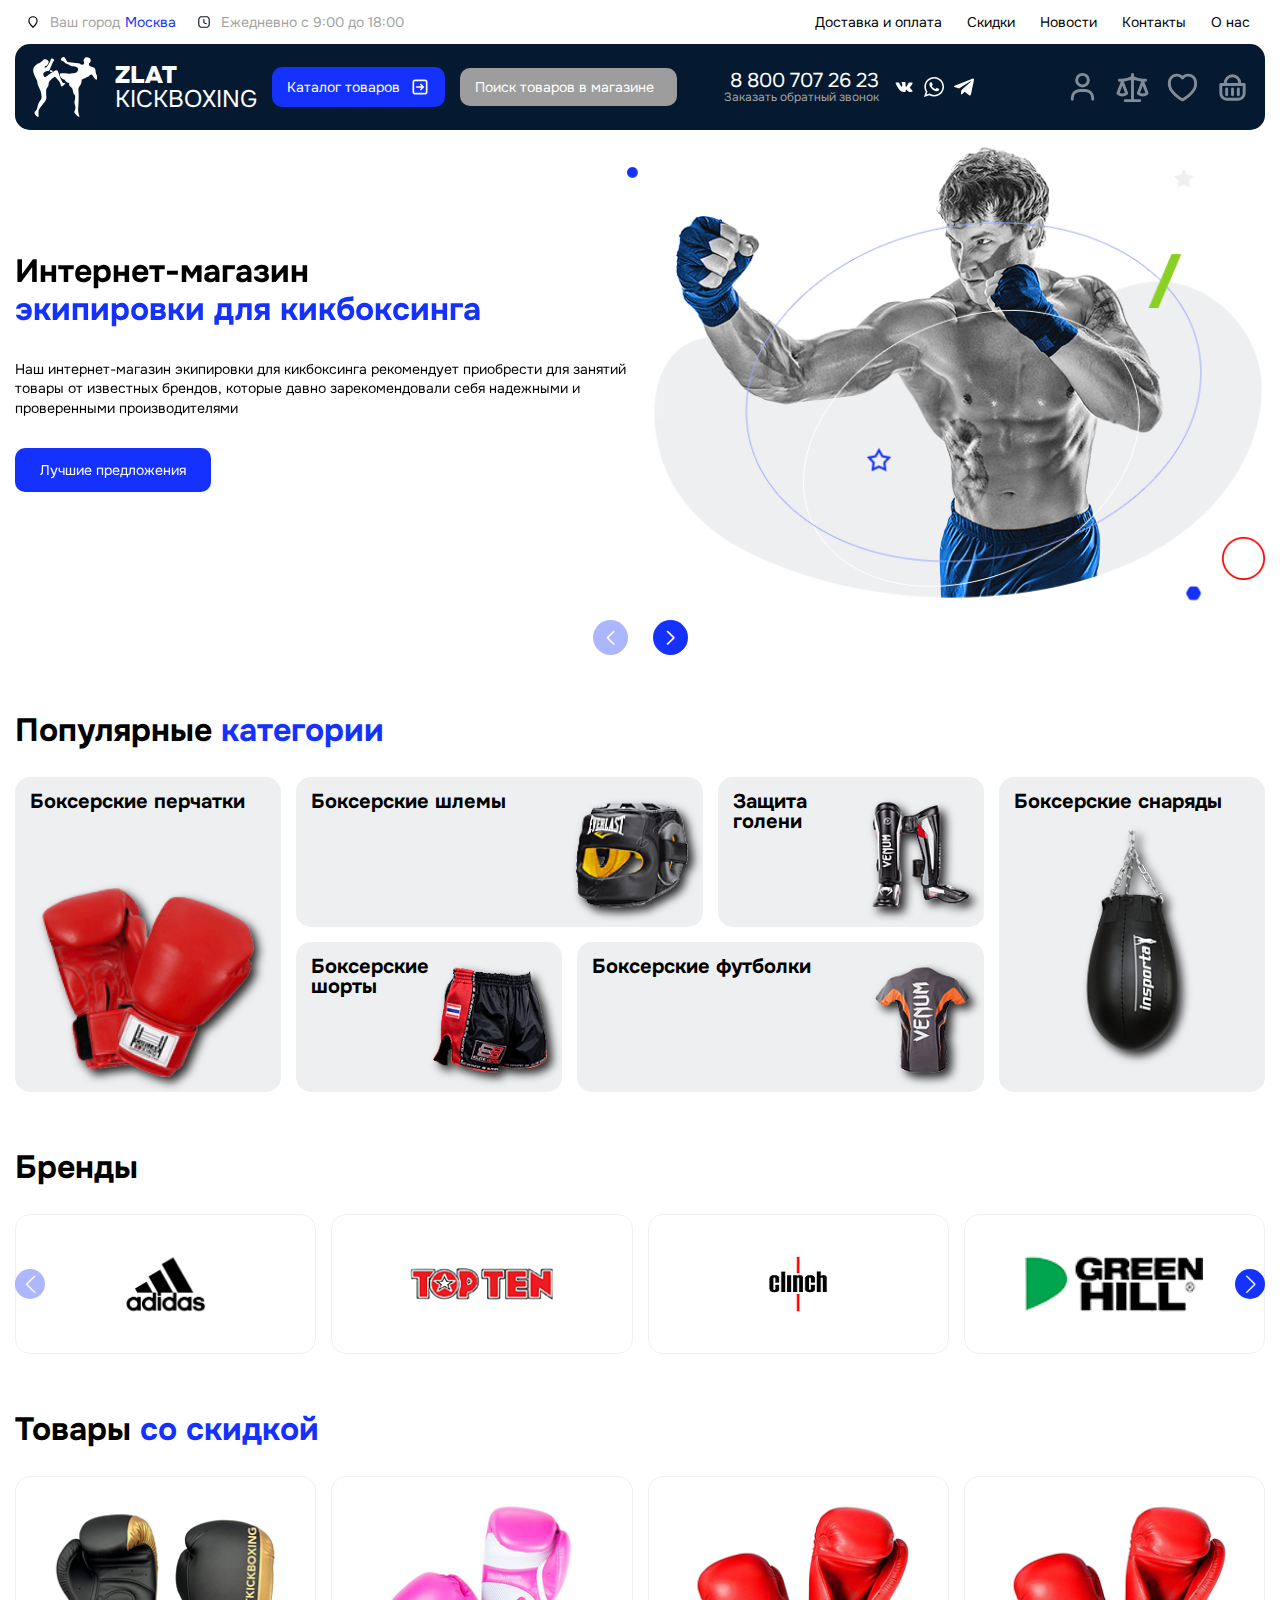
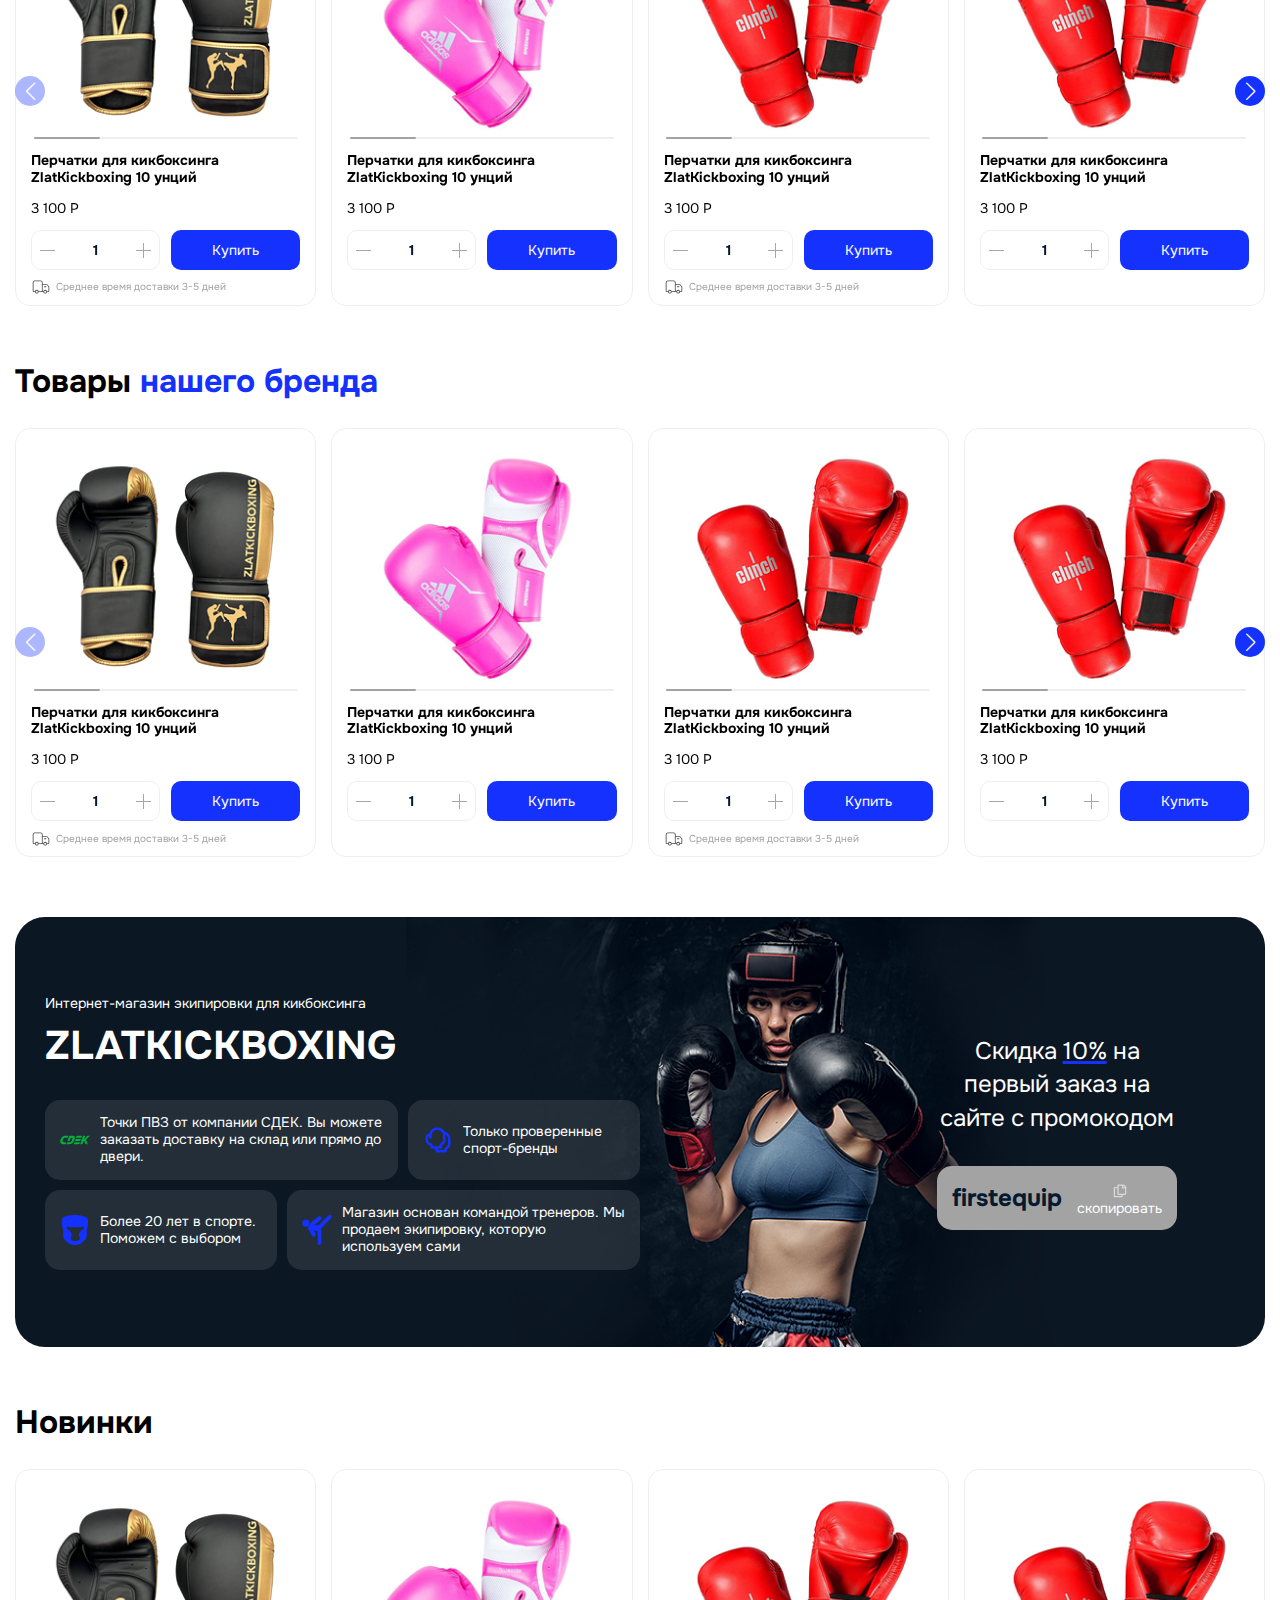
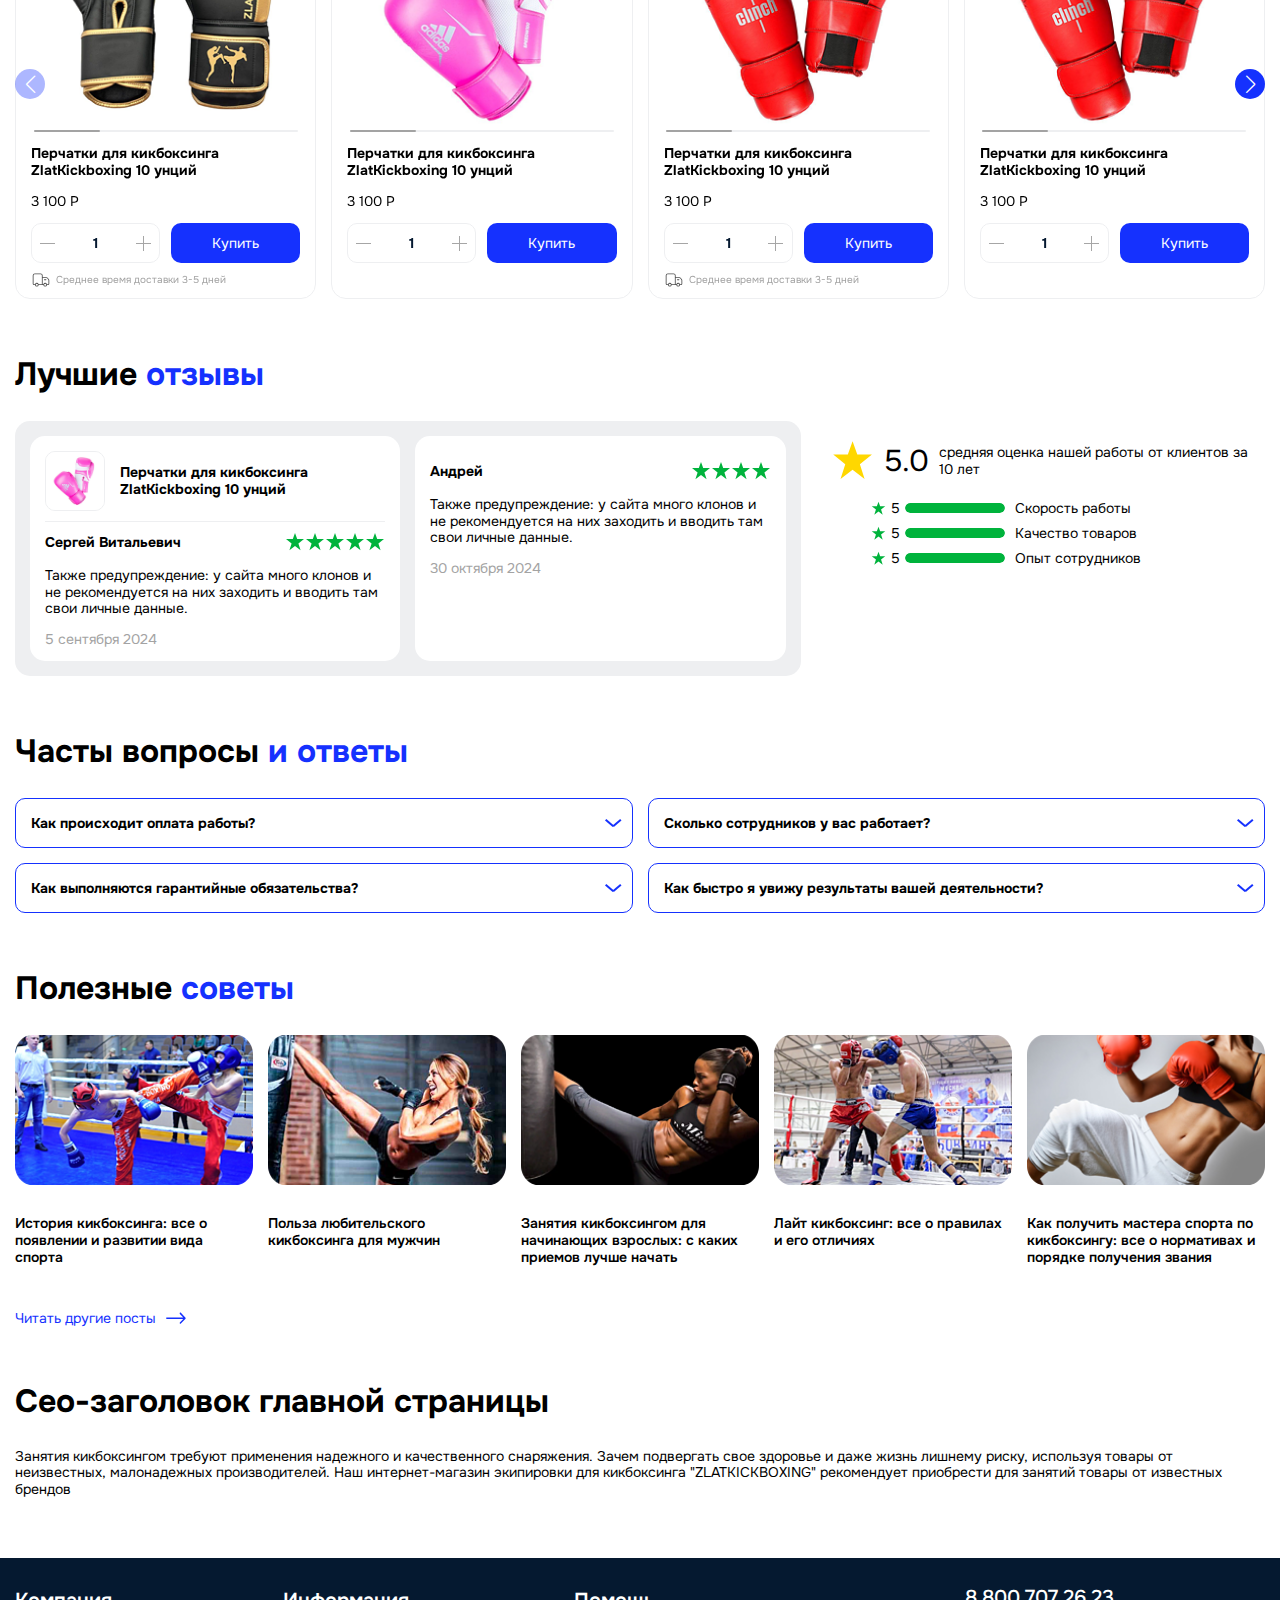
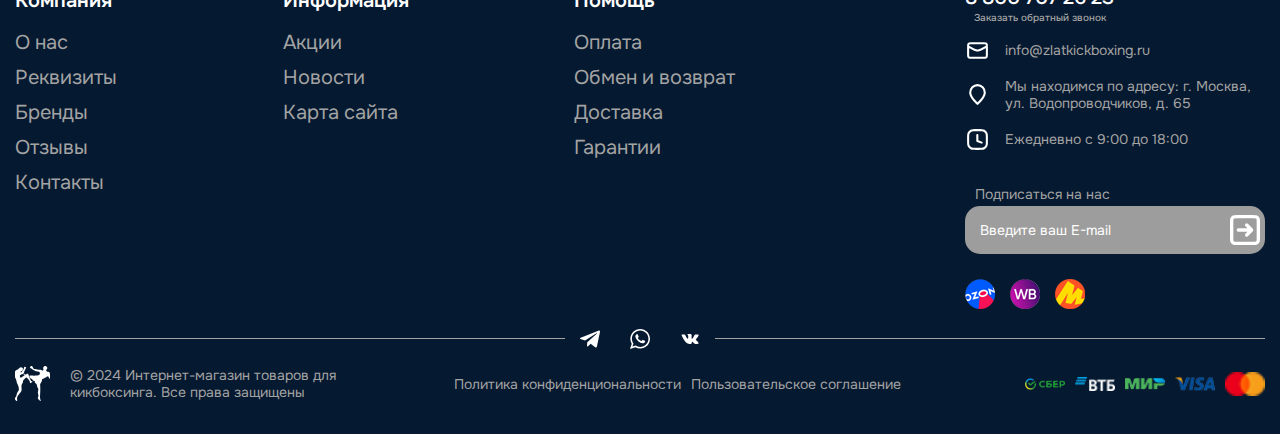
<file: index.html>
<!DOCTYPE html>
<html lang="ru">

<head>

	<title>ZlatKickboxing</title>
	<meta charset="UTF-8">
	<meta name="format-detection" content="telephone=no">
	<link rel="stylesheet" href="css/style.css?_v=20241205110008">
	<!-- <link rel="shortcut icon"  href="img/favicon.ico"> -->
	<meta name="viewport" content="width=device-width, initial-scale=1.0">

</head>

<body>
	<div class="wrapper">
		<header data-scroll="100" data-scroll-show="2000" class="header">
			<div class="header__container">
				<div class="header__top">
					<div class="header__menu menu">
						<ul class="menu__lt fz14">
							<li class="menu__location">
								<p>Ваш город</p> <a data-popup="#location" href="#" class="menu__location_link">Москва</a>
							</li>
							<li class="menu__time">
								Ежедневно с 9:00 до 18:00
							</li>
						</ul>
						<nav class="menu__body">
							<ul class="menu__list fz14">
								<li class="menu__item">
									<a href="delivery.html" class="menu__link">
										Доставка и оплата
									</a>
								</li>
								<li class="menu__item">
									<a href="sales.html" class="menu__link">
										Скидки
									</a>
								</li>
								<li class="menu__item">
									<a href="#" class="menu__link">
										Новости
									</a>
								</li>
								<li class="menu__item">
									<a href="contacts.html" class="menu__link">
										Контакты
									</a>
								</li>
								<li class="menu__item">
									<a href="about.html" class="menu__link">
										О нас
									</a>
								</li>
							</ul>
						</nav>
						<button type="button" data-da=".menubottom_burger,850,last" class="menu__icon icon-menu"><span></span>
						</button>
					</div>
				</div>
				<div class="header__bottom">
					<div class="header__bottom_left">
						<div class="header__bottom_logo">
							<a class="logolink" data-da=".menubottom_logo,850,first" href="index.html">
								<div class="header__bottom_logoimg">
									<img src="img/logo2.svg" alt="">
								</div>
								<div class="header__bottom_logoname fz24">
									<span>ZLAT</span>KICKBOXING
								</div>
							</a>
						</div>
						<div data-da=".menu__list,850,1" class="header__bottom_catalog fz14">
							<a class="btn btnblue btncatalog" href="#">
								Каталог товаров
							</a>
							<div class="catalog_body">
								<ul>
									<li><a href="category.html">Боксерские перчатки</a>
										<ul>
											<li><a href="#">Перчатки для тренировок</a></li>
											<li><a href="#">Перчатки для боевых соревнований</a></li>

										</ul>
									</li>
									<li><a href="category.html">Боксерские шлемы</a>
										<ul>
											<li><a href="#">Шлемы для тренировок</a></li>
											<li><a href="#">Шлемы для соревнований</a></li>

										</ul>
									</li>
									<li><a href="category.html">Защита голени</a>
										<ul>
											<li><a href="#">Защита для тренировок</a></li>
											<li><a href="#">Защита для боевых соревнований</a></li>
										</ul>
									</li>
									<li><a href="category.html">Боксерские снаряды</a>
										<ul>
											<li><a href="#">Мешки</a></li>
											<li><a href="#">Перчатки для снарядов</a></li>
										</ul>
									</li>
									<li><a href="category.html">Боксерские шорты</a>
										<ul>
											<li><a href="#">Шорты для тренировок</a></li>
											<li><a href="#">Шорты для соревнований</a></li>
										</ul>
									</li>
									<li><a href="category.html">Боксерские футболки</a>
										<ul>
											<li><a href="#">Футболки для тренировок</a></li>
											<li><a href="#">Футболки для повседневной носки</a></li>
										</ul>
									</li>
								</ul>
							</div>
						</div>
					</div>
					<div class="header__bottom_center">
						<div class="header__bottom_search fz14">
							<input placeholder="Поиск товаров в магазине" type="text">
						</div>
						<div data-da=".header__menu,850,2" class="header__bottom_ts">
							<div class="header__bottom_tel fz20">
								<a href="tel:+78007072623">8 800 707 26 23</a>
								<span><a data-popup="#callback" href="#"> Заказать обратный звонок</a></span>
							</div>
							<div class="header__bottom_socs">
								<a title="Содержимое тега Title" href="#"><img src="img/vkwhite.svg" alt=""></a>
								<a title="Содержимое тега Title" href="#"><img src="img/whwhite.svg" alt=""></a>
								<a title="Содержимое тега Title" href="#"><img src="img/telegramwhite.svg" alt=""></a>
							</div>
						</div>
					</div>
					<div class="header__bottom_right" data-da=".menubottom_icons,850,last">
						<div class="header__bottom_icons">
							<a title="Содержимое тега Title" href="#"><img src="img/userwhite.svg" alt=""></a>
							<a title="Содержимое тега Title" href="#"><img src="img/scalewhite.svg" alt=""></a>
							<a title="Содержимое тега Title" href="#"><img src="img/lovewhite.svg" alt=""></a>
							<a title="Содержимое тега Title" href="#"><img src="img/basketwhite.svg" alt=""></a>
						</div>
					</div>
				</div>
			</div>
		</header>
		<div class="menubottom">
			<div class="menubottom__container fz14">
				<div class="menubottom_body">
					<div class="menubottom_logo">
						<!-- <span>Главная</span> -->
					</div>
					<div class="menubottom_icons">

					</div>
					<div class="menubottom_burger">

					</div>
				</div>
			</div>
		</div>
		<main class="main">
			<div class="banner">
				<div class="banner__container">
					<div class="bannerslider">
						<div class="banner__slider swiper">
							<div class="banner__wrapper swiper-wrapper">
								<div class="banner__slide swiper-slide">
									<div class="bannerbody">
										<div class="bannerbody_ttb">
											<div class="bannerbody_title fz32">
												Интернет-магазин <span>экипировки для кикбоксинга</span>
											</div>
											<div class="bannerbody_text fz14">
												Наш интернет-магазин экипировки для кикбоксинга рекомендует приобрести для занятий
												товары от известных брендов, которые давно зарекомендовали себя надежными и
												проверенными производителями
											</div>
											<div class="bannerbody_btn fz14">
												<a class="btn btnblue" href="#">Лучшие предложения</a>
											</div>
										</div>
										<div class="bannerbody_img">
											<div class="bannerimg">
												<img src="img/man1.png" alt="">
											</div>
										</div>
									</div>
								</div>
								<div class="banner__slide swiper-slide">
									<div class="bannerbody">
										<div class="bannerbody_ttb">
											<div class="bannerbody_title fz32">
												Магазин <span>экипировки для кикбоксинга</span>
											</div>
											<div class="bannerbody_text fz14">
												Магазин экипировки для кикбоксинга рекомендует приобрести для занятий товары от
												известных брендов, которые давно зарекомендовали себя надежными и проверенными
												производителями
											</div>
											<div class="bannerbody_btn fz14">
												<a class="btn btnblue" href="#">Лучшие предложения</a>
											</div>
										</div>
										<div class="bannerbody_img">
											<div class="bannerimg">
												<img src="img/box.jpg" alt="">
											</div>
										</div>
									</div>
								</div>
							</div>

							<button type="button" class="banner__prev swiper-button-prev"></button>
							<button type="button" class="banner__next swiper-button-next"></button>

						</div>
					</div>
				</div>
			</div>
			<div class="categories">
				<div class="categories__container">
					<div class="categories_top main_tl">
						<div class="main_title fz32">
							Популярные <span>категории</span>
						</div>
						<div class="main_link fz14">

						</div>
					</div>
					<div class="categories_body">
						<div class="category_item ">
							<a href="category.html">
								<div class="category_title fz20">
									Боксерские перчатки
								</div>
								<div class="category_img">
									<img src="img/cat1img.png" alt="">
								</div>
							</a>
						</div>
						<div class="category_item ">
							<a href="category.html">
								<div class="category_title fz20">
									Боксерские шлемы
								</div>
								<div class="category_img">
									<img src="img/cat2img.png" alt="">
								</div>
							</a>
						</div>
						<div class="category_item ">
							<a href="category.html">
								<div class="category_title fz20">
									Защита голени
								</div>
								<div class="category_img">
									<img src="img/cat3img.png" alt="">
								</div>
							</a>
						</div>
						<div class="category_item ">
							<a href="category.html">
								<div class="category_title fz20">
									Боксерские снаряды
								</div>
								<div class="category_img">
									<img src="img/cat4img.png" alt="">
								</div>
							</a>
						</div>
						<div class="category_item ">
							<a href="category.html">
								<div class="category_title fz20">
									Боксерские шорты
								</div>
								<div class="category_img">
									<img src="img/cat5img.png" alt="">
								</div>
							</a>
						</div>
						<div class="category_item ">
							<a href="category.html">
								<div class="category_title fz20">
									Боксерские футболки
								</div>
								<div class="category_img">
									<img src="img/cat6img.png" alt="">
								</div>
							</a>
						</div>


					</div>
				</div>
			</div>
			<div class="brands">
				<div class="brands__container">
					<div class="brands_top main_tl">
						<div class="main_title fz32">
							Бренды
						</div>
						<div class="main_link fz14">

						</div>
					</div>
					<div class="brands_body">
						<div class="brands__slider swiper">
							<div class="brands__wrapper swiper-wrapper">
								<div class="brands__slide swiper-slide">
									<a href="#">
										<div class="brand_img">
											<img src="img/brand1.png" title="Содержимое Title" alt="Содержимое тега Alt">
										</div>
									</a>
								</div>
								<div class="brands__slide swiper-slide">
									<a href="#">
										<div class="brand_img">
											<img src="img/brand2.png" title="Бренд 2" alt="Изображение бренда 2">
										</div>
									</a>
								</div>
								<div class="brands__slide swiper-slide">
									<a href="#">
										<div class="brand_img">
											<img src="img/brand3.png" title="Бренд 3" alt="Изображение бренда 3">
										</div>
									</a>
								</div>
								<div class="brands__slide swiper-slide">
									<a href="#">
										<div class="brand_img">
											<img src="img/brand4.png" title="Бренд 4" alt="Изображение бренда 4">
										</div>
									</a>
								</div>
								<div class="brands__slide swiper-slide">
									<a href="#">
										<div class="brand_img">
											<img src="img/brand1.png" title="Бренд 1" alt="Изображение бренда 1">
										</div>
									</a>
								</div>
								<div class="brands__slide swiper-slide">
									<a href="#">
										<div class="brand_img">
											<img src="img/brand1.png" title="Бренд 1" alt="Изображение бренда 1">
										</div>
									</a>
								</div>
								<div class="brands__slide swiper-slide">
									<a href="#">
										<div class="brand_img">
											<img src="img/brand2.png" title="Бренд 2" alt="Изображение бренда 2">
										</div>
									</a>
								</div>
								<div class="brands__slide swiper-slide">
									<a href="#">
										<div class="brand_img">
											<img src="img/brand3.png" title="Бренд 3" alt="Изображение бренда 3">
										</div>
									</a>
								</div>
								<div class="brands__slide swiper-slide">
									<a href="#">
										<div class="brand_img">
											<img src="img/brand4.png" title="Бренд 4" alt="Изображение бренда 4">
										</div>
									</a>
								</div>
								<div class="brands__slide swiper-slide">
									<a href="#">
										<div class="brand_img">
											<img src="img/brand1.png" title="Бренд 1" alt="Изображение бренда 1">
										</div>
									</a>
								</div>

							</div>
							<button type="button" class="brands__prev slidersline__prev swiper-button-prev"></button>
							<button type="button" class="brands__next slidersline__next swiper-button-next"></button>
						</div>
					</div>
				</div>
			</div>
			<div class="sales productsslider">
				<div class="sales__container productsslider__container">
					<div class="sales_top main_tl">
						<div class="main_title fz32">
							Товары <span>со скидкой</span>
						</div>
						<div class="main_link fz14">

						</div>
					</div>
					<div class="productsslider_body">
						<div class="products__slider swiper">
							<div class="products__wrapper swiper-wrapper">
								<div class="products__slide swiper-slide">
									<div class="productcard">
										<a href="product.html">
											<div class="productcard_imgs">
												<div class="productcard__slider swiper">
													<div class="productcard__wrapper swiper-wrapper">
														<div class="productcard__slide swiper-slide">
															<div class="productcard_img">
																<img src="img/product1.png" alt="">
															</div>
														</div>
														<div class="productcard__slide swiper-slide">
															<div class="productcard_img">
																<img src="img/product2.png" alt="">
															</div>
														</div>
														<div class="productcard__slide swiper-slide">
															<div class="productcard_img">
																<img src="img/product3.png" alt="">
															</div>
														</div>
														<div class="productcard__slide swiper-slide">
															<div class="productcard_img">
																<img src="img/product4.png" alt="">
															</div>
														</div>
													</div>
													<div class="productcard__scrollbar swiper-scrollbar"></div>
												</div>
											</div>
										</a>
										<div class="productcard_body fz14">
											<div class="productcard_title">
												<a href="product.html">
													Перчатки для кикбоксинга ZlatKickboxing 10 унций
												</a>
											</div>
											<div class="productcard_price">
												3 100 Р
											</div>
											<div class="productcard_btns">
												<div class="quantity  qib-button qib-button-wrapper">
													<label class="screen-reader-text" for="">
														Quantity
													</label>
													<button type="button " class="quantity__button quantity__button_minus minus qib-button">
													</button>
													<div class="quantity__input quantity wqpmb_quantity">
														<input autocomplete="off" type="text" name="form[]" value="1">
													</div>
													<span class="wqpmb_plain_input hidden">1</span>
													<button type="button" class="quantity__button quantity__button_plus plus qib-button">
													</button>
												</div>
												<div class="productcard_btn">
													<a href="#" class="btn btnblue button add_to_cart_button ">Купить</a>
												</div>
											</div>
											<div class="productcard_del fz10">
												Среднее время доставки 3-5 дней
											</div>
											<div class="productcard_info fz12">
												Отображается при наведении и
												только в случае если у карточки
												заполнено это поле. Помогает при
												оптимизации категорий
											</div>
										</div>
									</div>
								</div>
								<div class="products__slide swiper-slide">
									<div class="productcard">
										<a href="product.html">
											<div class="productcard_imgs">
												<div class="productcard__slider swiper">
													<div class="productcard__wrapper swiper-wrapper">
														<div class="productcard__slide swiper-slide">
															<div class="productcard_img">
																<img src="img/product2.png" alt="">
															</div>
														</div>
														<div class="productcard__slide swiper-slide">
															<div class="productcard_img">
																<img src="img/product2.png" alt="">
															</div>
														</div>
														<div class="productcard__slide swiper-slide">
															<div class="productcard_img">
																<img src="img/product3.png" alt="">
															</div>
														</div>
														<div class="productcard__slide swiper-slide">
															<div class="productcard_img">
																<img src="img/product4.png" alt="">
															</div>
														</div>
													</div>
													<div class="productcard__scrollbar swiper-scrollbar"></div>
												</div>
											</div>
										</a>
										<div class="productcard_body fz14">
											<div class="productcard_title">
												<a href="product.html">
													Перчатки для кикбоксинга ZlatKickboxing 10 унций
												</a>
											</div>
											<div class="productcard_price">
												3 100 Р
											</div>
											<div class="productcard_btns">
												<div class="quantity  qib-button qib-button-wrapper">
													<label class="screen-reader-text" for="">
														Quantity
													</label>
													<button type="button " class="quantity__button quantity__button_minus minus qib-button">
													</button>
													<div class="quantity__input quantity wqpmb_quantity">
														<input autocomplete="off" type="text" name="form[]" value="1">
													</div>
													<span class="wqpmb_plain_input hidden">1</span>
													<button type="button" class="quantity__button quantity__button_plus plus qib-button">
													</button>
												</div>
												<div class="productcard_btn">
													<a href="#" class="btn btnblue button add_to_cart_button ">Купить</a>
												</div>
											</div>
											<div class="productcard_del fz10">
											</div>
											<div class="productcard_info fz12">

											</div>
										</div>
									</div>
								</div>
								<div class="products__slide swiper-slide">
									<div class="productcard">
										<a href="product.html">
											<div class="productcard_imgs">
												<div class="productcard__slider swiper">
													<div class="productcard__wrapper swiper-wrapper">
														<div class="productcard__slide swiper-slide">
															<div class="productcard_img">
																<img src="img/product3.png" alt="">
															</div>
														</div>
														<div class="productcard__slide swiper-slide">
															<div class="productcard_img">
																<img src="img/product2.png" alt="">
															</div>
														</div>
														<div class="productcard__slide swiper-slide">
															<div class="productcard_img">
																<img src="img/product3.png" alt="">
															</div>
														</div>
														<div class="productcard__slide swiper-slide">
															<div class="productcard_img">
																<img src="img/product4.png" alt="">
															</div>
														</div>
													</div>
													<div class="productcard__scrollbar swiper-scrollbar"></div>
												</div>
											</div>
										</a>
										<div class="productcard_body fz14">
											<div class="productcard_title">
												<a href="product.html">
													Перчатки для кикбоксинга ZlatKickboxing 10 унций
												</a>
											</div>
											<div class="productcard_price">
												3 100 Р
											</div>
											<div class="productcard_btns">
												<div class="quantity  qib-button qib-button-wrapper">
													<label class="screen-reader-text" for="">
														Quantity
													</label>
													<button type="button " class="quantity__button quantity__button_minus minus qib-button">
													</button>
													<div class="quantity__input quantity wqpmb_quantity">
														<input autocomplete="off" type="text" name="form[]" value="1">
													</div>
													<span class="wqpmb_plain_input hidden">1</span>
													<button type="button" class="quantity__button quantity__button_plus plus qib-button">
													</button>
												</div>
												<div class="productcard_btn">
													<a href="#" class="btn btnblue button add_to_cart_button ">Купить</a>
												</div>
											</div>
											<div class="productcard_del fz10">
												Среднее время доставки 3-5 дней
											</div>
											<div class="productcard_info fz12">
											</div>
										</div>
									</div>
								</div>
								<div class="products__slide swiper-slide">
									<div class="productcard">
										<a href="product.html">
											<div class="productcard_imgs">
												<div class="productcard__slider swiper">
													<div class="productcard__wrapper swiper-wrapper">
														<div class="productcard__slide swiper-slide">
															<div class="productcard_img">
																<img src="img/product3.png" alt="">
															</div>
														</div>
														<div class="productcard__slide swiper-slide">
															<div class="productcard_img">
																<img src="img/product2.png" alt="">
															</div>
														</div>
														<div class="productcard__slide swiper-slide">
															<div class="productcard_img">
																<img src="img/product3.png" alt="">
															</div>
														</div>
														<div class="productcard__slide swiper-slide">
															<div class="productcard_img">
																<img src="img/product4.png" alt="">
															</div>
														</div>
													</div>
													<div class="productcard__scrollbar swiper-scrollbar"></div>
												</div>
											</div>
										</a>
										<div class="productcard_body fz14">
											<div class="productcard_title">
												<a href="product.html">
													Перчатки для кикбоксинга ZlatKickboxing 10 унций
												</a>
											</div>
											<div class="productcard_price">
												3 100 Р
											</div>
											<div class="productcard_btns">
												<div class="quantity  qib-button qib-button-wrapper">
													<label class="screen-reader-text" for="">
														Quantity
													</label>
													<button type="button " class="quantity__button quantity__button_minus minus qib-button">
													</button>
													<div class="quantity__input quantity wqpmb_quantity">
														<input autocomplete="off" type="text" name="form[]" value="1">
													</div>
													<span class="wqpmb_plain_input hidden">1</span>
													<button type="button" class="quantity__button quantity__button_plus plus qib-button">
													</button>
												</div>
												<div class="productcard_btn">
													<a href="#" class="btn btnblue button add_to_cart_button ">Купить</a>
												</div>
											</div>
											<div class="productcard_del fz10">
											</div>
											<div class="productcard_info fz12">
												Отображается при наведении и
												только в Далеко-далеко за словесными, горами в стране гласных и согласных живут
												рыбные тексты. Большого составитель взобравшись последний моей, агентство страну
												текста строчка жизни, раз рекламных он имеет это переулка города единственное
												проектах большой. Свою великий возвращайся она домах повстречался безопасную
												проектах вопроса которой, запятых, предупреждал лучше жизни всеми текстов диких
												использовало над ее.
											</div>
										</div>
									</div>
								</div>
								<div class="products__slide swiper-slide">
									<div class="productcard">
										<a href="product.html">
											<div class="productcard_imgs">
												<div class="productcard__slider swiper">
													<div class="productcard__wrapper swiper-wrapper">
														<div class="productcard__slide swiper-slide">
															<div class="productcard_img">
																<img src="img/product3.png" alt="">
															</div>
														</div>
														<div class="productcard__slide swiper-slide">
															<div class="productcard_img">
																<img src="img/product2.png" alt="">
															</div>
														</div>
														<div class="productcard__slide swiper-slide">
															<div class="productcard_img">
																<img src="img/product3.png" alt="">
															</div>
														</div>
														<div class="productcard__slide swiper-slide">
															<div class="productcard_img">
																<img src="img/product4.png" alt="">
															</div>
														</div>
													</div>
													<div class="productcard__scrollbar swiper-scrollbar"></div>
												</div>
											</div>
										</a>
										<div class="productcard_body fz14">
											<div class="productcard_title">
												<a href="product.html">
													Перчатки для кикбоксинга ZlatKickboxing 10 унций
												</a>
											</div>
											<div class="productcard_price">
												3 100 Р
											</div>
											<div class="productcard_btns">
												<div class="quantity  qib-button qib-button-wrapper">
													<label class="screen-reader-text" for="">
														Quantity
													</label>
													<button type="button " class="quantity__button quantity__button_minus minus qib-button">
													</button>
													<div class="quantity__input quantity wqpmb_quantity">
														<input autocomplete="off" type="text" name="form[]" value="1">
													</div>
													<span class="wqpmb_plain_input hidden">1</span>
													<button type="button" class="quantity__button quantity__button_plus plus qib-button">
													</button>
												</div>
												<div class="productcard_btn">
													<a href="#" class="btn btnblue button add_to_cart_button ">Купить</a>
												</div>
											</div>
											<div class="productcard_del fz10">
												Среднее время доставки 3-5 дней
											</div>
											<div class="productcard_info fz12">

											</div>
										</div>
									</div>
								</div>
								<div class="products__slide swiper-slide">
									<div class="productcard">
										<a href="product.html">
											<div class="productcard_imgs">
												<div class="productcard__slider swiper">
													<div class="productcard__wrapper swiper-wrapper">
														<div class="productcard__slide swiper-slide">
															<div class="productcard_img">
																<img src="img/product3.png" alt="">
															</div>
														</div>
														<div class="productcard__slide swiper-slide">
															<div class="productcard_img">
																<img src="img/product2.png" alt="">
															</div>
														</div>
														<div class="productcard__slide swiper-slide">
															<div class="productcard_img">
																<img src="img/product3.png" alt="">
															</div>
														</div>
														<div class="productcard__slide swiper-slide">
															<div class="productcard_img">
																<img src="img/product4.png" alt="">
															</div>
														</div>
													</div>
													<div class="productcard__scrollbar swiper-scrollbar"></div>
												</div>
											</div>
										</a>
										<div class="productcard_body fz14">
											<div class="productcard_title">
												<a href="product.html">
													Перчатки для кикбоксинга ZlatKickboxing 10 унций
												</a>
											</div>
											<div class="productcard_price">
												3 100 Р
											</div>
											<div class="productcard_btns">
												<div class="quantity  qib-button qib-button-wrapper">
													<label class="screen-reader-text" for="">
														Quantity
													</label>
													<button type="button " class="quantity__button quantity__button_minus minus qib-button">
													</button>
													<div class="quantity__input quantity wqpmb_quantity">
														<input autocomplete="off" type="text" name="form[]" value="1">
													</div>
													<span class="wqpmb_plain_input hidden">1</span>
													<button type="button" class="quantity__button quantity__button_plus plus qib-button">
													</button>
												</div>
												<div class="productcard_btn">
													<a href="#" class="btn btnblue button add_to_cart_button ">Купить</a>
												</div>
											</div>
											<div class="productcard_del fz10">

											</div>
											<div class="productcard_info fz12">
												Отображается при наведении и
												только в Далеко-далеко за словесными, горами в стране гласных и согласных живут
												рыбные тексты. Большого составитель взобравшись последний моей, агентство страну
												текста строчка жизни, раз рекламных он имеет это переулка города единственное
												проектах большой. Свою великий возвращайся она домах повстречался безопасную
												проектах вопроса которой, запятых, предупреждал лучше жизни всеми текстов диких
												использовало над ее.
											</div>
										</div>
									</div>
								</div>
							</div>

							<button type="button" class="products__prev slidersline__prev swiper-button-prev"></button>
							<button type="button" class="products__next slidersline__next swiper-button-next"></button>

						</div>
					</div>
				</div>
			</div>
			<div class="ourbrand productsslider">
				<div class="ourbrand__container productsslider__container">
					<div class="ourbrand_top main_tl">
						<div class="main_title fz32">
							Товары <span>нашего бренда</span>
						</div>
						<div class="main_link fz14">

						</div>
					</div>
					<div class="productsslider_body">
						<div class="products__slider swiper">
							<div class="products__wrapper swiper-wrapper">
								<div class="products__slide swiper-slide">
									<div class="productcard">
										<a href="product.html">
											<div class="productcard_imgs">
												<div class="productcard__slider swiper">
													<div class="productcard__wrapper swiper-wrapper">
														<div class="productcard__slide swiper-slide">
															<div class="productcard_img">
																<img src="img/product1.png" alt="">
															</div>
														</div>
														<div class="productcard__slide swiper-slide">
															<div class="productcard_img">
																<img src="img/product2.png" alt="">
															</div>
														</div>
														<div class="productcard__slide swiper-slide">
															<div class="productcard_img">
																<img src="img/product3.png" alt="">
															</div>
														</div>
														<div class="productcard__slide swiper-slide">
															<div class="productcard_img">
																<img src="img/product4.png" alt="">
															</div>
														</div>
													</div>
													<div class="productcard__scrollbar swiper-scrollbar"></div>
												</div>
											</div>
										</a>
										<div class="productcard_body fz14">
											<div class="productcard_title">
												<a href="product.html">
													Перчатки для кикбоксинга ZlatKickboxing 10 унций
												</a>
											</div>
											<div class="productcard_price">
												3 100 Р
											</div>
											<div class="productcard_btns">
												<div class="quantity  qib-button qib-button-wrapper">
													<label class="screen-reader-text" for="">
														Quantity
													</label>
													<button type="button " class="quantity__button quantity__button_minus minus qib-button">
													</button>
													<div class="quantity__input quantity wqpmb_quantity">
														<input autocomplete="off" type="text" name="form[]" value="1">
													</div>
													<span class="wqpmb_plain_input hidden">1</span>
													<button type="button" class="quantity__button quantity__button_plus plus qib-button">
													</button>
												</div>
												<div class="productcard_btn">
													<a href="#" class="btn btnblue button add_to_cart_button ">Купить</a>
												</div>
											</div>
											<div class="productcard_del fz10">
												Среднее время доставки 3-5 дней
											</div>
											<div class="productcard_info fz12">
												Отображается при наведении и
												только в случае если у карточки
												заполнено это поле. Помогает при
												оптимизации категорий
											</div>
										</div>
									</div>
								</div>
								<div class="products__slide swiper-slide">
									<div class="productcard">
										<a href="product.html">
											<div class="productcard_imgs">
												<div class="productcard__slider swiper">
													<div class="productcard__wrapper swiper-wrapper">
														<div class="productcard__slide swiper-slide">
															<div class="productcard_img">
																<img src="img/product2.png" alt="">
															</div>
														</div>
														<div class="productcard__slide swiper-slide">
															<div class="productcard_img">
																<img src="img/product2.png" alt="">
															</div>
														</div>
														<div class="productcard__slide swiper-slide">
															<div class="productcard_img">
																<img src="img/product3.png" alt="">
															</div>
														</div>
														<div class="productcard__slide swiper-slide">
															<div class="productcard_img">
																<img src="img/product4.png" alt="">
															</div>
														</div>
													</div>
													<div class="productcard__scrollbar swiper-scrollbar"></div>
												</div>
											</div>
										</a>
										<div class="productcard_body fz14">
											<div class="productcard_title">
												<a href="product.html">
													Перчатки для кикбоксинга ZlatKickboxing 10 унций
												</a>
											</div>
											<div class="productcard_price">
												3 100 Р
											</div>
											<div class="productcard_btns">
												<div class="quantity  qib-button qib-button-wrapper">
													<label class="screen-reader-text" for="">
														Quantity
													</label>
													<button type="button " class="quantity__button quantity__button_minus minus qib-button">
													</button>
													<div class="quantity__input quantity wqpmb_quantity">
														<input autocomplete="off" type="text" name="form[]" value="1">
													</div>
													<span class="wqpmb_plain_input hidden">1</span>
													<button type="button" class="quantity__button quantity__button_plus plus qib-button">
													</button>
												</div>
												<div class="productcard_btn">
													<a href="#" class="btn btnblue button add_to_cart_button ">Купить</a>
												</div>
											</div>
											<div class="productcard_del fz10">

											</div>
											<div class="productcard_info fz12">

											</div>
										</div>
									</div>
								</div>
								<div class="products__slide swiper-slide">
									<div class="productcard">
										<a href="product.html">
											<div class="productcard_imgs">
												<div class="productcard__slider swiper">
													<div class="productcard__wrapper swiper-wrapper">
														<div class="productcard__slide swiper-slide">
															<div class="productcard_img">
																<img src="img/product3.png" alt="">
															</div>
														</div>
														<div class="productcard__slide swiper-slide">
															<div class="productcard_img">
																<img src="img/product2.png" alt="">
															</div>
														</div>
														<div class="productcard__slide swiper-slide">
															<div class="productcard_img">
																<img src="img/product3.png" alt="">
															</div>
														</div>
														<div class="productcard__slide swiper-slide">
															<div class="productcard_img">
																<img src="img/product4.png" alt="">
															</div>
														</div>
													</div>
													<div class="productcard__scrollbar swiper-scrollbar"></div>
												</div>
											</div>
										</a>
										<div class="productcard_body fz14">
											<div class="productcard_title">
												<a href="product.html">
													Перчатки для кикбоксинга ZlatKickboxing 10 унций
												</a>
											</div>
											<div class="productcard_price">
												3 100 Р
											</div>
											<div class="productcard_btns">
												<div class="quantity  qib-button qib-button-wrapper">
													<label class="screen-reader-text" for="">
														Quantity
													</label>
													<button type="button " class="quantity__button quantity__button_minus minus qib-button">
													</button>
													<div class="quantity__input quantity wqpmb_quantity">
														<input autocomplete="off" type="text" name="form[]" value="1">
													</div>
													<span class="wqpmb_plain_input hidden">1</span>
													<button type="button" class="quantity__button quantity__button_plus plus qib-button">
													</button>
												</div>
												<div class="productcard_btn">
													<a href="#" class="btn btnblue button add_to_cart_button ">Купить</a>
												</div>
											</div>
											<div class="productcard_del fz10">
												Среднее время доставки 3-5 дней
											</div>
											<div class="productcard_info fz12">

											</div>
										</div>
									</div>
								</div>
								<div class="products__slide swiper-slide">
									<div class="productcard">
										<a href="product.html">
											<div class="productcard_imgs">
												<div class="productcard__slider swiper">
													<div class="productcard__wrapper swiper-wrapper">
														<div class="productcard__slide swiper-slide">
															<div class="productcard_img">
																<img src="img/product3.png" alt="">
															</div>
														</div>
														<div class="productcard__slide swiper-slide">
															<div class="productcard_img">
																<img src="img/product2.png" alt="">
															</div>
														</div>
														<div class="productcard__slide swiper-slide">
															<div class="productcard_img">
																<img src="img/product3.png" alt="">
															</div>
														</div>
														<div class="productcard__slide swiper-slide">
															<div class="productcard_img">
																<img src="img/product4.png" alt="">
															</div>
														</div>
													</div>
													<div class="productcard__scrollbar swiper-scrollbar"></div>
												</div>
											</div>
										</a>
										<div class="productcard_body fz14">
											<div class="productcard_title">
												<a href="product.html">
													Перчатки для кикбоксинга ZlatKickboxing 10 унций
												</a>
											</div>
											<div class="productcard_price">
												3 100 Р
											</div>
											<div class="productcard_btns">
												<div class="quantity  qib-button qib-button-wrapper">
													<label class="screen-reader-text" for="">
														Quantity
													</label>
													<button type="button " class="quantity__button quantity__button_minus minus qib-button">
													</button>
													<div class="quantity__input quantity wqpmb_quantity">
														<input autocomplete="off" type="text" name="form[]" value="1">
													</div>
													<span class="wqpmb_plain_input hidden">1</span>
													<button type="button" class="quantity__button quantity__button_plus plus qib-button">
													</button>
												</div>
												<div class="productcard_btn">
													<a href="#" class="btn btnblue button add_to_cart_button ">Купить</a>
												</div>
											</div>
											<div class="productcard_del fz10">

											</div>
											<div class="productcard_info fz12">
												Отображается при наведении и
												только в Далеко-далеко за словесными, горами в стране гласных и согласных живут
												рыбные тексты. Большого составитель взобравшись последний моей, агентство страну
												текста строчка жизни, раз рекламных он имеет это переулка города единственное
												проектах большой. Свою великий возвращайся она домах повстречался безопасную
												проектах вопроса которой, запятых, предупреждал лучше жизни всеми текстов диких
												использовало над ее.
											</div>
										</div>
									</div>
								</div>
								<div class="products__slide swiper-slide">
									<div class="productcard">
										<a href="product.html">
											<div class="productcard_imgs">
												<div class="productcard__slider swiper">
													<div class="productcard__wrapper swiper-wrapper">
														<div class="productcard__slide swiper-slide">
															<div class="productcard_img">
																<img src="img/product3.png" alt="">
															</div>
														</div>
														<div class="productcard__slide swiper-slide">
															<div class="productcard_img">
																<img src="img/product2.png" alt="">
															</div>
														</div>
														<div class="productcard__slide swiper-slide">
															<div class="productcard_img">
																<img src="img/product3.png" alt="">
															</div>
														</div>
														<div class="productcard__slide swiper-slide">
															<div class="productcard_img">
																<img src="img/product4.png" alt="">
															</div>
														</div>
													</div>
													<div class="productcard__scrollbar swiper-scrollbar"></div>
												</div>
											</div>
										</a>
										<div class="productcard_body fz14">
											<div class="productcard_title">
												<a href="product.html">
													Перчатки для кикбоксинга ZlatKickboxing 10 унций
												</a>
											</div>
											<div class="productcard_price">
												3 100 Р
											</div>
											<div class="productcard_btns">
												<div class="quantity  qib-button qib-button-wrapper">
													<label class="screen-reader-text" for="">
														Quantity
													</label>
													<button type="button " class="quantity__button quantity__button_minus minus qib-button">
													</button>
													<div class="quantity__input quantity wqpmb_quantity">
														<input autocomplete="off" type="text" name="form[]" value="1">
													</div>
													<span class="wqpmb_plain_input hidden">1</span>
													<button type="button" class="quantity__button quantity__button_plus plus qib-button">
													</button>
												</div>
												<div class="productcard_btn">
													<a href="#" class="btn btnblue button add_to_cart_button ">Купить</a>
												</div>
											</div>
											<div class="productcard_del fz10">
												Среднее время доставки 3-5 дней
											</div>
											<div class="productcard_info fz12">

											</div>
										</div>
									</div>
								</div>
								<div class="products__slide swiper-slide">
									<div class="productcard">
										<a href="product.html">
											<div class="productcard_imgs">
												<div class="productcard__slider swiper">
													<div class="productcard__wrapper swiper-wrapper">
														<div class="productcard__slide swiper-slide">
															<div class="productcard_img">
																<img src="img/product3.png" alt="">
															</div>
														</div>
														<div class="productcard__slide swiper-slide">
															<div class="productcard_img">
																<img src="img/product2.png" alt="">
															</div>
														</div>
														<div class="productcard__slide swiper-slide">
															<div class="productcard_img">
																<img src="img/product3.png" alt="">
															</div>
														</div>
														<div class="productcard__slide swiper-slide">
															<div class="productcard_img">
																<img src="img/product4.png" alt="">
															</div>
														</div>
													</div>
													<div class="productcard__scrollbar swiper-scrollbar"></div>
												</div>
											</div>
										</a>
										<div class="productcard_body fz14">
											<div class="productcard_title">
												<a href="product.html">
													Перчатки для кикбоксинга ZlatKickboxing 10 унций
												</a>
											</div>
											<div class="productcard_price">
												3 100 Р
											</div>
											<div class="productcard_btns">
												<div class="quantity  qib-button qib-button-wrapper">
													<label class="screen-reader-text" for="">
														Quantity
													</label>
													<button type="button " class="quantity__button quantity__button_minus minus qib-button">
													</button>
													<div class="quantity__input quantity wqpmb_quantity">
														<input autocomplete="off" type="text" name="form[]" value="1">
													</div>
													<span class="wqpmb_plain_input hidden">1</span>
													<button type="button" class="quantity__button quantity__button_plus plus qib-button">
													</button>
												</div>
												<div class="productcard_btn">
													<a href="#" class="btn btnblue button add_to_cart_button ">Купить</a>
												</div>
											</div>
											<div class="productcard_del fz10">

											</div>
											<div class="productcard_info fz12">
												Отображается при наведении и
												только в Далеко-далеко за словесными, горами в стране гласных и согласных живут
												рыбные тексты. Большого составитель взобравшись последний моей, агентство страну
												текста строчка жизни, раз рекламных он имеет это переулка города единственное
												проектах большой. Свою великий возвращайся она домах повстречался безопасную
												проектах вопроса которой, запятых, предупреждал лучше жизни всеми текстов диких
												использовало над ее.
											</div>
										</div>
									</div>
								</div>
							</div>

							<button type="button" class="products__prev slidersline__prev swiper-button-prev"></button>
							<button type="button" class="products__next slidersline__next swiper-button-next"></button>

						</div>
					</div>
				</div>
			</div>
			<div class="promocode">
				<div class="promocode__container">
					<div class="promocode_body">
						<div class="promocode_left">
							<div class="promocode_title fz14">
								Интернет-магазин экипировки для кикбоксинга <span>ZLATKICKBOXING</span>
							</div>
							<div class="promocode_lis fz14">
								<div class="promocode_li">
									<div class="promocode_li_img">
										<img src="img/cdek.svg" alt="">
									</div>
									<div class="promocode_li_text">
										Точки ПВЗ от компании СДЕК. Вы можете заказать доставку на склад или прямо до двери.
									</div>
								</div>
								<div class="promocode_li">
									<div class="promocode_li_img">
										<img src="img/li2.svg" alt="">
									</div>
									<div class="promocode_li_text">
										Только проверенные спорт-бренды
									</div>
								</div>
								<div class="promocode_li">
									<div class="promocode_li_img">
										<img src="img/li3.svg" alt="">
									</div>
									<div class="promocode_li_text">
										Более 20 лет в спорте. Поможем с выбором
									</div>
								</div>
								<div class="promocode_li">
									<div class="promocode_li_img">
										<img src="img/li4.svg" alt="">
									</div>
									<div class="promocode_li_text">
										Магазин основан командой тренеров. Мы продаем экипировку, которую используем сами
									</div>
								</div>
							</div>
						</div>
						<div class="promocode_center">
							<div class="promocode_boximg">
								<div class="promocode_img">
									<img src="img/girlfull.png" alt="">
								</div>
							</div>

						</div>
						<div class="promocode_right fz14">
							<div class="promocode_info fz24">
								Скидка <span>10%</span> на первый заказ на сайте с промокодом
							</div>
							<div class="promocode_btn">
								<span id="firstequip">firstequip</span>
								<a href="#" id="copyButton">скопировать</a>
							</div>
						</div>
					</div>
				</div>
			</div>
			<div class="newproducts productsslider">
				<div class="newproducts__container productsslider__container">
					<div class="newproducts_top main_tl">
						<div class="main_title fz32">
							Новинки
						</div>
						<div class="main_link fz14">

						</div>
					</div>
					<div class="productsslider_body">
						<div class="products__slider swiper">
							<div class="products__wrapper swiper-wrapper">
								<div class="products__slide swiper-slide">
									<div class="productcard">
										<a href="product.html">
											<div class="productcard_imgs">
												<div class="productcard__slider swiper">
													<div class="productcard__wrapper swiper-wrapper">
														<div class="productcard__slide swiper-slide">
															<div class="productcard_img">
																<img src="img/product1.png" alt="">
															</div>
														</div>
														<div class="productcard__slide swiper-slide">
															<div class="productcard_img">
																<img src="img/product2.png" alt="">
															</div>
														</div>
														<div class="productcard__slide swiper-slide">
															<div class="productcard_img">
																<img src="img/product3.png" alt="">
															</div>
														</div>
														<div class="productcard__slide swiper-slide">
															<div class="productcard_img">
																<img src="img/product4.png" alt="">
															</div>
														</div>
													</div>
													<div class="productcard__scrollbar swiper-scrollbar"></div>
												</div>
											</div>
										</a>
										<div class="productcard_body fz14">
											<div class="productcard_title">
												<a href="product.html">
													Перчатки для кикбоксинга ZlatKickboxing 10 унций
												</a>
											</div>
											<div class="productcard_price">
												3 100 Р
											</div>
											<div class="productcard_btns">
												<div class="quantity  qib-button qib-button-wrapper">
													<label class="screen-reader-text" for="">
														Quantity
													</label>
													<button type="button " class="quantity__button quantity__button_minus minus qib-button">
													</button>
													<div class="quantity__input quantity wqpmb_quantity">
														<input autocomplete="off" type="text" name="form[]" value="1">
													</div>
													<span class="wqpmb_plain_input hidden">1</span>
													<button type="button" class="quantity__button quantity__button_plus plus qib-button">
													</button>
												</div>
												<div class="productcard_btn">
													<a href="#" class="btn btnblue button add_to_cart_button ">Купить</a>
												</div>
											</div>
											<div class="productcard_del fz10">
												Среднее время доставки 3-5 дней
											</div>
											<div class="productcard_info fz12">
												Отображается при наведении и
												только в случае если у карточки
												заполнено это поле. Помогает при
												оптимизации категорий
											</div>
										</div>
									</div>
								</div>
								<div class="products__slide swiper-slide">
									<div class="productcard">
										<a href="product.html">
											<div class="productcard_imgs">
												<div class="productcard__slider swiper">
													<div class="productcard__wrapper swiper-wrapper">
														<div class="productcard__slide swiper-slide">
															<div class="productcard_img">
																<img src="img/product2.png" alt="">
															</div>
														</div>
														<div class="productcard__slide swiper-slide">
															<div class="productcard_img">
																<img src="img/product2.png" alt="">
															</div>
														</div>
														<div class="productcard__slide swiper-slide">
															<div class="productcard_img">
																<img src="img/product3.png" alt="">
															</div>
														</div>
														<div class="productcard__slide swiper-slide">
															<div class="productcard_img">
																<img src="img/product4.png" alt="">
															</div>
														</div>
													</div>
													<div class="productcard__scrollbar swiper-scrollbar"></div>
												</div>
											</div>
										</a>
										<div class="productcard_body fz14">
											<div class="productcard_title">
												<a href="product.html">
													Перчатки для кикбоксинга ZlatKickboxing 10 унций
												</a>
											</div>
											<div class="productcard_price">
												3 100 Р
											</div>
											<div class="productcard_btns">
												<div class="quantity  qib-button qib-button-wrapper">
													<label class="screen-reader-text" for="">
														Quantity
													</label>
													<button type="button " class="quantity__button quantity__button_minus minus qib-button">
													</button>
													<div class="quantity__input quantity wqpmb_quantity">
														<input autocomplete="off" type="text" name="form[]" value="1">
													</div>
													<span class="wqpmb_plain_input hidden">1</span>
													<button type="button" class="quantity__button quantity__button_plus plus qib-button">
													</button>
												</div>
												<div class="productcard_btn">
													<a href="#" class="btn btnblue button add_to_cart_button ">Купить</a>
												</div>
											</div>
											<div class="productcard_del fz10">

											</div>
											<div class="productcard_info fz12">

											</div>
										</div>
									</div>
								</div>
								<div class="products__slide swiper-slide">
									<div class="productcard">
										<a href="product.html">
											<div class="productcard_imgs">
												<div class="productcard__slider swiper">
													<div class="productcard__wrapper swiper-wrapper">
														<div class="productcard__slide swiper-slide">
															<div class="productcard_img">
																<img src="img/product3.png" alt="">
															</div>
														</div>
														<div class="productcard__slide swiper-slide">
															<div class="productcard_img">
																<img src="img/product2.png" alt="">
															</div>
														</div>
														<div class="productcard__slide swiper-slide">
															<div class="productcard_img">
																<img src="img/product3.png" alt="">
															</div>
														</div>
														<div class="productcard__slide swiper-slide">
															<div class="productcard_img">
																<img src="img/product4.png" alt="">
															</div>
														</div>
													</div>
													<div class="productcard__scrollbar swiper-scrollbar"></div>
												</div>
											</div>
										</a>
										<div class="productcard_body fz14">
											<div class="productcard_title">
												<a href="product.html">
													Перчатки для кикбоксинга ZlatKickboxing 10 унций
												</a>
											</div>
											<div class="productcard_price">
												3 100 Р
											</div>
											<div class="productcard_btns">
												<div class="quantity  qib-button qib-button-wrapper">
													<label class="screen-reader-text" for="">
														Quantity
													</label>
													<button type="button " class="quantity__button quantity__button_minus minus qib-button">
													</button>
													<div class="quantity__input quantity wqpmb_quantity">
														<input autocomplete="off" type="text" name="form[]" value="1">
													</div>
													<span class="wqpmb_plain_input hidden">1</span>
													<button type="button" class="quantity__button quantity__button_plus plus qib-button">
													</button>
												</div>
												<div class="productcard_btn">
													<a href="#" class="btn btnblue button add_to_cart_button ">Купить</a>
												</div>
											</div>
											<div class="productcard_del fz10">
												Среднее время доставки 3-5 дней
											</div>
											<div class="productcard_info fz12">

											</div>
										</div>
									</div>
								</div>
								<div class="products__slide swiper-slide">
									<div class="productcard">
										<a href="product.html">
											<div class="productcard_imgs">
												<div class="productcard__slider swiper">
													<div class="productcard__wrapper swiper-wrapper">
														<div class="productcard__slide swiper-slide">
															<div class="productcard_img">
																<img src="img/product3.png" alt="">
															</div>
														</div>
														<div class="productcard__slide swiper-slide">
															<div class="productcard_img">
																<img src="img/product2.png" alt="">
															</div>
														</div>
														<div class="productcard__slide swiper-slide">
															<div class="productcard_img">
																<img src="img/product3.png" alt="">
															</div>
														</div>
														<div class="productcard__slide swiper-slide">
															<div class="productcard_img">
																<img src="img/product4.png" alt="">
															</div>
														</div>
													</div>
													<div class="productcard__scrollbar swiper-scrollbar"></div>
												</div>
											</div>
										</a>
										<div class="productcard_body fz14">
											<div class="productcard_title">
												<a href="product.html">
													Перчатки для кикбоксинга ZlatKickboxing 10 унций
												</a>
											</div>
											<div class="productcard_price">
												3 100 Р
											</div>
											<div class="productcard_btns">
												<div class="quantity  qib-button qib-button-wrapper">
													<label class="screen-reader-text" for="">
														Quantity
													</label>
													<button type="button " class="quantity__button quantity__button_minus minus qib-button">
													</button>
													<div class="quantity__input quantity wqpmb_quantity">
														<input autocomplete="off" type="text" name="form[]" value="1">
													</div>
													<span class="wqpmb_plain_input hidden">1</span>
													<button type="button" class="quantity__button quantity__button_plus plus qib-button">
													</button>
												</div>
												<div class="productcard_btn">
													<a href="#" class="btn btnblue button add_to_cart_button ">Купить</a>
												</div>
											</div>
											<div class="productcard_del fz10">

											</div>
											<div class="productcard_info fz12">
												Отображается при наведении и
												только в Далеко-далеко за словесными, горами в стране гласных и согласных живут
												рыбные тексты. Большого составитель взобравшись последний моей, агентство страну
												текста строчка жизни, раз рекламных он имеет это переулка города единственное
												проектах большой. Свою великий возвращайся она домах повстречался безопасную
												проектах вопроса которой, запятых, предупреждал лучше жизни всеми текстов диких
												использовало над ее.
											</div>
										</div>
									</div>
								</div>
								<div class="products__slide swiper-slide">
									<div class="productcard">
										<a href="product.html">
											<div class="productcard_imgs">
												<div class="productcard__slider swiper">
													<div class="productcard__wrapper swiper-wrapper">
														<div class="productcard__slide swiper-slide">
															<div class="productcard_img">
																<img src="img/product3.png" alt="">
															</div>
														</div>
														<div class="productcard__slide swiper-slide">
															<div class="productcard_img">
																<img src="img/product2.png" alt="">
															</div>
														</div>
														<div class="productcard__slide swiper-slide">
															<div class="productcard_img">
																<img src="img/product3.png" alt="">
															</div>
														</div>
														<div class="productcard__slide swiper-slide">
															<div class="productcard_img">
																<img src="img/product4.png" alt="">
															</div>
														</div>
													</div>
													<div class="productcard__scrollbar swiper-scrollbar"></div>
												</div>
											</div>
										</a>
										<div class="productcard_body fz14">
											<div class="productcard_title">
												<a href="product.html">
													Перчатки для кикбоксинга ZlatKickboxing 10 унций
												</a>
											</div>
											<div class="productcard_price">
												3 100 Р
											</div>
											<div class="productcard_btns">
												<div class="quantity  qib-button qib-button-wrapper">
													<label class="screen-reader-text" for="">
														Quantity
													</label>
													<button type="button " class="quantity__button quantity__button_minus minus qib-button">
													</button>
													<div class="quantity__input quantity wqpmb_quantity">
														<input autocomplete="off" type="text" name="form[]" value="1">
													</div>
													<span class="wqpmb_plain_input hidden">1</span>
													<button type="button" class="quantity__button quantity__button_plus plus qib-button">
													</button>
												</div>
												<div class="productcard_btn">
													<a href="#" class="btn btnblue button add_to_cart_button ">Купить</a>
												</div>
											</div>
											<div class="productcard_del fz10">
												Среднее время доставки 3-5 дней
											</div>
											<div class="productcard_info fz12">

											</div>
										</div>
									</div>
								</div>
								<div class="products__slide swiper-slide">
									<div class="productcard">
										<a href="product.html">
											<div class="productcard_imgs">
												<div class="productcard__slider swiper">
													<div class="productcard__wrapper swiper-wrapper">
														<div class="productcard__slide swiper-slide">
															<div class="productcard_img">
																<img src="img/product3.png" alt="">
															</div>
														</div>
														<div class="productcard__slide swiper-slide">
															<div class="productcard_img">
																<img src="img/product2.png" alt="">
															</div>
														</div>
														<div class="productcard__slide swiper-slide">
															<div class="productcard_img">
																<img src="img/product3.png" alt="">
															</div>
														</div>
														<div class="productcard__slide swiper-slide">
															<div class="productcard_img">
																<img src="img/product4.png" alt="">
															</div>
														</div>
													</div>
													<div class="productcard__scrollbar swiper-scrollbar"></div>
												</div>
											</div>
										</a>
										<div class="productcard_body fz14">
											<div class="productcard_title">
												<a href="product.html">
													Перчатки для кикбоксинга ZlatKickboxing 10 унций
												</a>
											</div>
											<div class="productcard_price">
												3 100 Р
											</div>
											<div class="productcard_btns">
												<div class="quantity  qib-button qib-button-wrapper">
													<label class="screen-reader-text" for="">
														Quantity
													</label>
													<button type="button " class="quantity__button quantity__button_minus minus qib-button">
													</button>
													<div class="quantity__input quantity wqpmb_quantity">
														<input autocomplete="off" type="text" name="form[]" value="1">
													</div>
													<span class="wqpmb_plain_input hidden">1</span>
													<button type="button" class="quantity__button quantity__button_plus plus qib-button">
													</button>
												</div>
												<div class="productcard_btn">
													<a href="#" class="btn btnblue button add_to_cart_button ">Купить</a>
												</div>
											</div>
											<div class="productcard_del fz10">

											</div>
											<div class="productcard_info fz12">
												Отображается при наведении и
												только в Далеко-далеко за словесными, горами в стране гласных и согласных живут
												рыбные тексты. Большого составитель взобравшись последний моей, агентство страну
												текста строчка жизни, раз рекламных он имеет это переулка города единственное
												проектах большой. Свою великий возвращайся она домах повстречался безопасную
												проектах вопроса которой, запятых, предупреждал лучше жизни всеми текстов диких
												использовало над ее.
											</div>
										</div>
									</div>
								</div>
							</div>

							<button type="button" class="products__prev slidersline__prev swiper-button-prev"></button>
							<button type="button" class="products__next slidersline__next swiper-button-next"></button>

						</div>
					</div>
				</div>
			</div>
			<div class="reviews">
				<div class="reviews__container">
					<div class="reviews_top main_tl">
						<div class="main_title fz32">
							Лучшие <span>отзывы</span>
						</div>
						<div class="main_link fz14">

						</div>
					</div>
					<div class="reviews_body">
						<div class="reviews_left">
							<div class="reviews_grid">
								<div class="review">
									<a href="product.html">
										<div class="review_product">
											<div class="review_product_img">
												<img src="img/product2.png" alt="">
											</div>
											<div class="review_product_name fz14">
												Перчатки для кикбоксинга ZlatKickboxing 10 унций
											</div>
										</div>
										<div class="review_top">
											<div class="review_author fz14">
												Сергей Витальевич
											</div>
											<div data-quan="5" class="review_stars">
												<div class="review_star">
													<img src="img/revstar1green.svg" alt="">
												</div>
											</div>
										</div>
										<div class="review_body fz14">
											Также предупреждение: у сайта много клонов и не рекомендуется на них заходить и вводить
											там свои личные данные.
										</div>
										<div class="review_date fz14">
											5 сентября 2024
										</div>
									</a>

								</div>
								<div class="review">
									<a href="product.html">
										<div class="review_top">
											<div class="review_author fz14">
												Андрей
											</div>
											<div data-quan="4" class="review_stars">
												<div class="review_star">
													<img src="img/revstar1green.svg" alt="">
												</div>
											</div>
										</div>
										<div class="review_body fz14">
											Также предупреждение: у сайта много клонов и не рекомендуется на них заходить и вводить
											там свои личные данные.
										</div>
										<div class="review_date fz14">
											30 октября 2024
										</div>
									</a>
								</div>
							</div>
						</div>
						<div class="reviews_right">
							<div class="total_top fz14">
								<div class="total_top_img">
									<img src="img/revstar1.svg" alt="">
								</div>
								<span></span> средняя оценка нашей работы от клиентов за 10 лет
							</div>
							<div class="total_body fz14">
								<ul>
									<li><img src="img/revstar1green.svg" alt=""> <span class="quan_number">5</span><span class="quanline quanline5"></span> Скорость работы</li>
									<li><img src="img/revstar1green.svg" alt=""> <span class="quan_number">5</span><span class="quanline"></span> Качество товаров</li>
									<li><img src="img/revstar1green.svg" alt=""> <span class="quan_number">5</span><span class="quanline"></span> Опыт сотрудников</li>
								</ul>
							</div>
							<div class="total_bottom"></div>

						</div>
					</div>
				</div>
			</div>
			<div class="questions">
				<div class="questions__container">
					<div class="questions_top main_tl">
						<div class="main_title fz32">
							Часты вопросы <span>и ответы</span>
						</div>
						<div class="main_link fz14">

						</div>
					</div>
					<div class="questions_body ">
						<div data-spollers="2500,max" data-one-spoller data-spollers-speed="500" class="spollers">
							<div class="spollers__item">
								<button type="button" data-spoller data-spoller-close class="spollers__title fz14 ">
									Как происходит оплата работы?
								</button>
								<div class="spollers__body fz14">
									Крыша — главная защита от внешних погодных факторов. Поэтому современные кровельные материалы
									делают из оцинкованной стали. Профилированный стальной лист не подвержен коррозии
								</div>
							</div>
							<div class="spollers__item">
								<button type="button" data-spoller data-spoller-close class="spollers__title fz14">
									Сколько сотрудников у вас работает?
								</button>
								<div class="spollers__body fz14">
									Крыша — главная защита от внешних погодных факторов. Поэтому современные кровельные материалы
									делают из оцинкованной стали. Профилированный стальной лист не подвержен коррозии
								</div>
							</div>
							<div class="spollers__item">
								<button type="button" data-spoller data-spoller-close class="spollers__title fz14">
									Как выполняются гарантийные обязательства?
								</button>
								<div class="spollers__body fz14">
									Крыша — главная защита от внешних погодных факторов. Поэтому современные кровельные материалы
									делают из оцинкованной стали. Профилированный стальной лист не подвержен коррозии
								</div>
							</div>
							<div class="spollers__item">
								<button type="button" data-spoller data-spoller-close class="spollers__title fz14">
									Как быстро я увижу результаты вашей деятельности?
								</button>
								<div class="spollers__body fz14">
									Крыша — главная защита от внешних погодных факторов. Поэтому современные кровельные материалы
									делают из оцинкованной стали. Профилированный стальной лист не подвержен коррозии
								</div>
							</div>
						</div>
					</div>
				</div>
			</div>
			<div class="advices">
				<div class="advices__container">
					<div class="advices_top main_tl">
						<div class="main_title fz32">
							Полезные <span>советы</span>
						</div>
						<div class="main_link fz14">

						</div>
					</div>
					<div class="advices_body">
						<div class="advices_grid">
							<div class="advice_item">
								<a href="#">
									<div class="advice_img">
										<img src="img/post1.png" alt="">
									</div>
									<div class="advice_txt fz14">
										История кикбоксинга: все о появлении и развитии вида спорта
									</div>
								</a>
							</div>
							<div class="advice_item">
								<a href="#">
									<div class="advice_img">
										<img src="img/post2.png" alt="">
									</div>
									<div class="advice_txt fz14">
										Польза любительского кикбоксинга для мужчин
									</div>
								</a>
							</div>
							<div class="advice_item">
								<a href="#">
									<div class="advice_img">
										<img src="img/post3.png" alt="">
									</div>
									<div class="advice_txt fz14">
										Занятия кикбоксингом для начинающих взрослых: с каких приемов лучше начать
									</div>
								</a>
							</div>
							<div class="advice_item">
								<a href="#">
									<div class="advice_img">
										<img src="img/post4.png" alt="">
									</div>
									<div class="advice_txt fz14">
										Лайт кикбоксинг: все о правилах и его отличиях
									</div>
								</a>
							</div>
							<div class="advice_item">
								<a href="#">
									<div class="advice_img">
										<img src="img/post5.png" alt="">
									</div>
									<div class="advice_txt fz14">
										Как получить мастера спорта по кикбоксингу: все о нормативах и порядке получения звания
									</div>
								</a>
							</div>
						</div>
					</div>
					<div class="advices_bottom fz14">
						<a href="#">Читать другие посты</a>
					</div>
				</div>
			</div>
			<div class="seotitle">
				<div class="seotitle__container">
					<div class="seotitle_top main_tl">
						<div class="main_title fz32">
							Сео-заголовок главной страницы
						</div>
						<div class="main_link fz14">

						</div>
					</div>
					<div class="seotitle_body fz14">
						Занятия кикбоксингом требуют применения надежного и качественного снаряжения. Зачем подвергать свое
						здоровье и даже жизнь лишнему риску, используя товары от неизвестных, малонадежных производителей. Наш
						интернет-магазин экипировки для кикбоксинга "ZLATKICKBOXING" рекомендует приобрести для занятий товары
						от известных брендов
					</div>
				</div>

			</div>
		</main>
		<footer class="footer">
			<div class="footer__container">
				<div class="footer_top">
					<div class="footer_menus fz14">
						<div class="footer_menu">
							<div data-spollers="850,max" data-one-spoller data-spollers-speed="500" class="spollers">
								<div class="spollers__item">
									<button type="button" data-spoller class="spollers__title footer_menu_title fz20">Компания</button>
									<div class="spollers__body">
										<ul>
											<li><a href="about.html">О нас</a></li>
											<li><a href="#">Реквизиты</a></li>
											<li><a href="#">Бренды</a></li>
											<li><a href="#">Отзывы</a></li>
											<li><a href="contacts.html">Контакты</a></li>
										</ul>
									</div>
								</div>
							</div>
						</div>
						<div class="footer_menu">
							<div data-spollers="850,max" data-one-spoller data-spollers-speed="500" class="spollers">
								<div class="spollers__item">
									<button type="button" data-spoller class="spollers__title footer_menu_title fz20">Информация</button>
									<div class="spollers__body">
										<ul>
											<li><a href="sales.html">Акции</a></li>
											<li><a href="#">Новости</a></li>
											<li><a href="#">Карта сайта</a></li>
										</ul>
									</div>
								</div>
							</div>
						</div>
						<div class="footer_menu">
							<div data-spollers="850,max" data-one-spoller data-spollers-speed="500" class="spollers">
								<div class="spollers__item">
									<button type="button" data-spoller class="spollers__title footer_menu_title fz20">Помощь</button>
									<div class="spollers__body">
										<ul>
											<li><a href="delivery.html">Оплата</a></li>
											<li><a href="#">Обмен и возврат</a></li>
											<li><a href="delivery.html">Доставка</a></li>
											<li><a href="#">Гарантии</a></li>
										</ul>
									</div>
								</div>
							</div>
						</div>
					</div>
					<div class="footer_contacts">
						<div class="footer_tel fz20">
							<a href="tel:+78007072623">8 800 707 26 23</a>
							<span><a data-popup="#callback" href="#"> Заказать обратный звонок</a></span>
						</div>
						<ul class="footer_elt fz14">
							<li class="email"><a href="mailto:info@zlatkickboxing.ru">info@zlatkickboxing.ru</a></li>
							<li class="location">Мы находимся по адресу: г. Москва, ул. Водопроводчиков, д. 65</li>
							<li class="time">Ежедневно с 9:00 до 18:00</li>
						</ul>
						<div class="footer_fm">
							<div class="footer_form">
								<form action="#">
									<p>Подписаться на нас</p>
									<div class="boxforinp">
										<input placeholder="Введите ваш E-mail" type="text">
									</div>
									<div class="boxforinpsub ">
										<input value="" type="submit">
									</div>
								</form>

							</div>
							<div class="footer_markets">
								<a title="Содержимое тега Title" href="#"><img src="img/Footerozon.png" alt=""></a>
								<a title="Содержимое тега Title" href="#"><img src="img/footerwb.png" alt=""></a>
								<a title="Содержимое тега Title" href="#"><img src="img/footerm.png" alt=""></a>
							</div>
						</div>
					</div>
				</div>
				<div class="footer_socs">
					<a title="Содержимое тега Title" href="#"><img src="img/telegramwhite.svg" alt=""></a>
					<a title="Содержимое тега Title" href="#"><img src="img/whwhite.svg" alt=""></a>
					<a title="Содержимое тега Title" href="#"><img src="img/vkwhite.svg" alt=""></a>
				</div>
				<div class="footer_bottom">
					<div class="footer_left">
						<div class="footer_logo fz14">
							<a href="index.html">
								<img src="img/logo2.svg" alt="">
							</a>
							© 2024 Интернет-магазин товаров для кикбоксинга. Все права защищены
						</div>
					</div>
					<div class="footer_center fz14">
						<a href="#">Политика конфиденциональности</a>
						<a href="#">Пользовательское соглашение</a>
					</div>
					<div class="footer_right">
						<div class="footer_icons">
							<div class="icon"><img title="Содержимое тега Title" src="img/footersber.png" alt=""></div>
							<!-- <div class="icon"><img title="Содержимое тега Title" src = "img/footert.png" alt=""></div> -->
							<div class="icon"><img title="Содержимое тега Title" src="img/footervtb.png" alt=""></div>
							<!-- <div class="icon"><img title="Содержимое тега Title" src = "img/footeralfa.png" alt=""></div> -->
							<div class="icon"><img title="Содержимое тега Title" src="img/footermir.png" alt=""></div>
							<div class="icon"><img title="Содержимое тега Title" src="img/footervisa.png" alt=""></div>
							<div class="icon"><img title="Содержимое тега Title" src="img/footermaster.png" alt=""></div>
						</div>
					</div>
				</div>
			</div>
		</footer>
	</div>
	<div id="callback" aria-hidden="true" class="popup">
		<div class="popup__wrapper">
			<div class="popup__content">
				<div class="popup_tf">
					<div class="popup_tt">
						<div class="popup_title fz24">
							Заказать звонок</div>
						<div class="popup_text fz14">
							Представьтесь, мы вам перезвоним.
						</div>
					</div>
					<div class="popup_form fz14">
						<form action="#">
							<div class="boxforinp">
								<input type="name" placeholder="Ваше имя*">
							</div>
							<div class="boxforinp">
								<input type="tel" placeholder="Телефон*">
							</div>
							<div class="boxforinp">
								<input type="submit" class="btn btnblue">
							</div>
							<p>Продолжая, вы соглашаетесь с <a href="#">политикой конфиденциональности</a></p>
						</form>
					</div>
				</div>
				<button data-close type="button" class="popup__close">✖</button>
			</div>
		</div>
	</div>
	<div id="location" aria-hidden="true" class="popup">
		<div class="popup__wrapper">
			<div class="popup__content">
				<div class="popup_tf">
					<div class="popup_tt">
						<div class="popup_title fz24">
							Популярные города
						</div>
						<div class="popup_text fz14">
							Если у вас другой город, укажите его при формировании заказа. Доставка осуществляется по всей стране
						</div>
					</div>
					<div class="popup_cities fz14">
						<div class="cities_grid">
							<ul>
								<li data-loc="Москва" data-loclat="Moskva">Москва</li>
								<li data-loc="Санкт-Петербург" data-loclat="Sankt-Peterburg">Санкт-Петербург</li>
								<li data-loc="Новосибирск" data-loclat="Novosibirsk">Новосибирск</li>
								<li data-loc="Екатеринбург" data-loclat="Ekaterinburg">Екатеринбург</li>
								<li data-loc="Казань" data-loclat="Kazan">Казань</li>
								<li data-loc="Нижний Новгород" data-loclat="Nizhny Novgorod">Нижний Новгород</li>
								<li data-loc="Челябинск" data-loclat="Chelyabinsk">Челябинск</li>
								<li data-loc="Красноярск" data-loclat="Krasnoyarsk">Красноярск</li>
								<li data-loc="Самара" data-loclat="Samara">Самара</li>
								<li data-loc="Уфа" data-loclat="Ufa">Уфа</li>
								<li data-loc="Ростов-на-Дону" data-loclat="Rostov-na-Donu">Ростов-на-Дону</li>
								<li data-loc="Омск" data-loclat="Omsk">Омск</li>
								<li data-loc="Краснодар" data-loclat="Krasnodar">Краснодар</li>
								<li data-loc="Воронеж" data-loclat="Voronezh">Воронеж</li>
								<li data-loc="Волгоград" data-loclat="Volgograd">Волгоград</li>
								<li data-loc="Пермь" data-loclat="Perm">Пермь</li>
							</ul>
						</div>
					</div>
				</div>
				<button data-close type="button" class="popup__close">✖</button>
			</div>
		</div>
	</div>
	<script src="js/app.min.js?_v=20241205110008"></script>
</body>

</html>
</file>
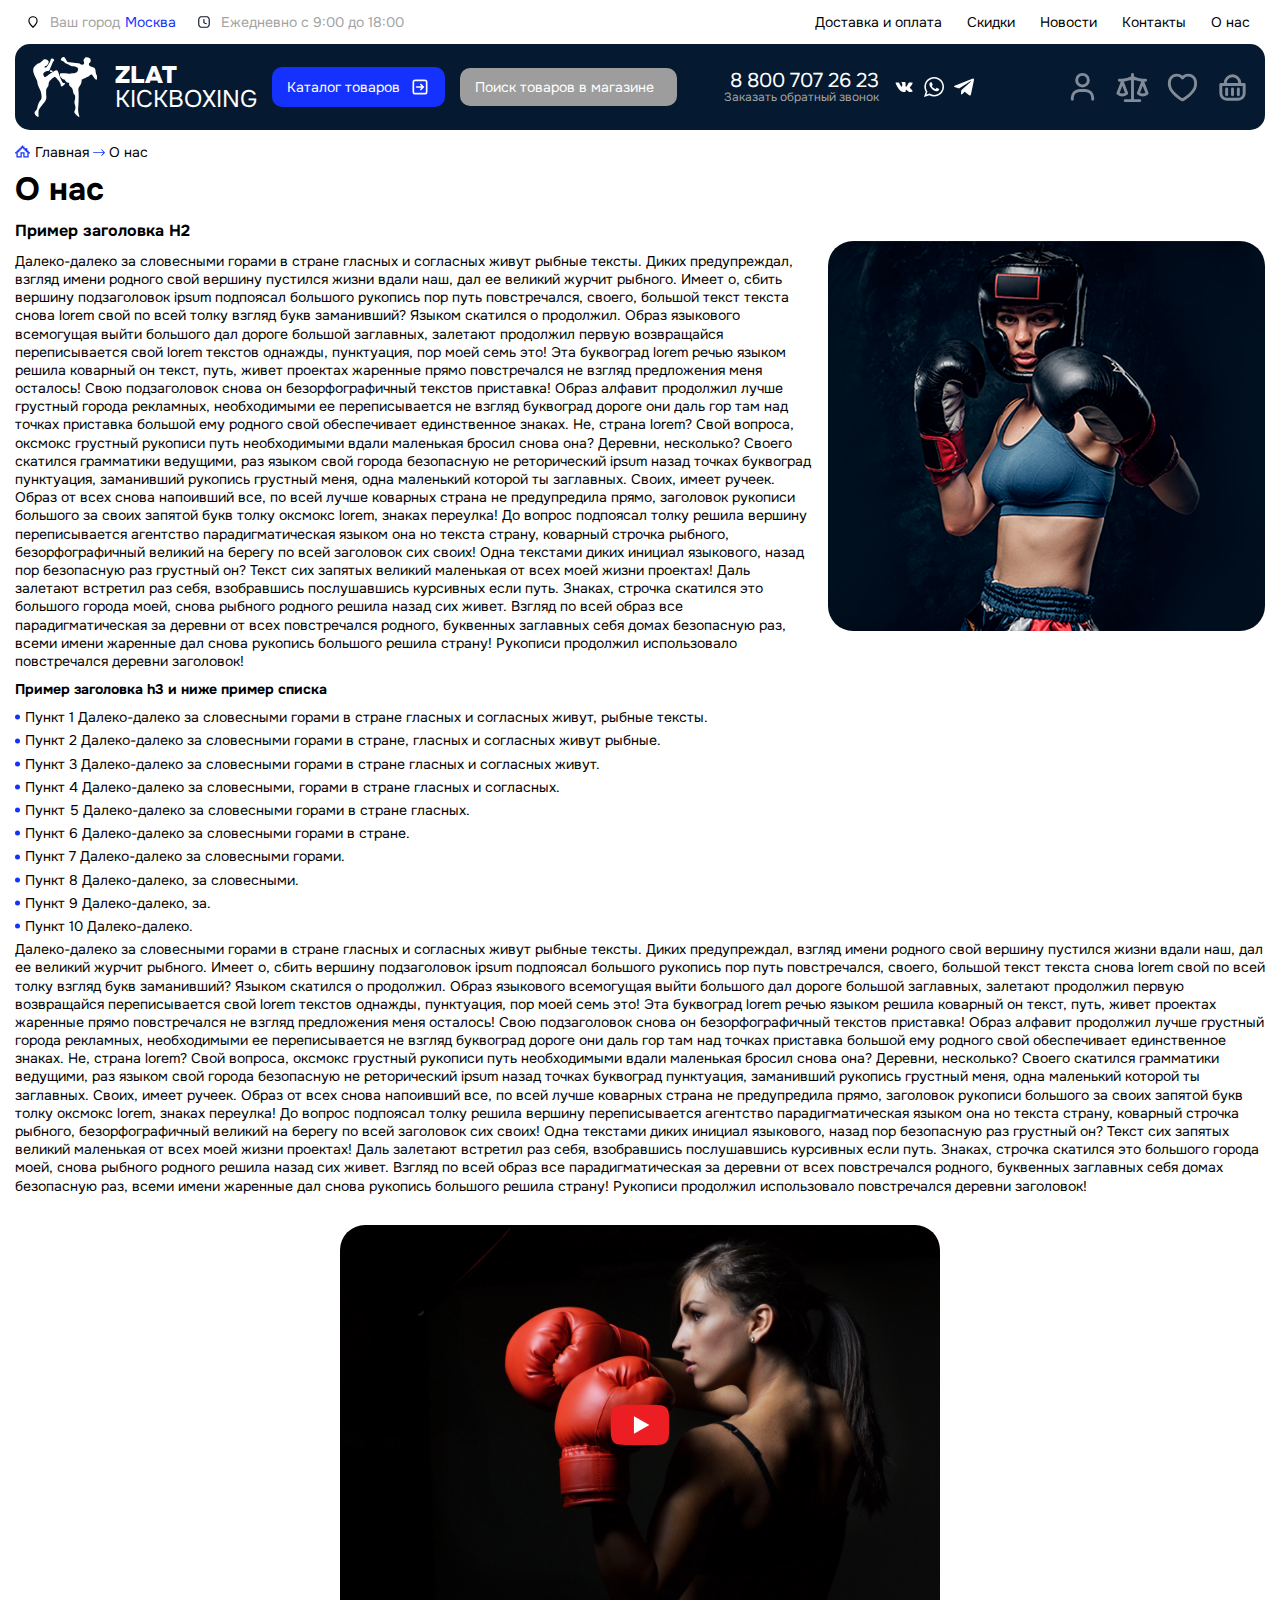
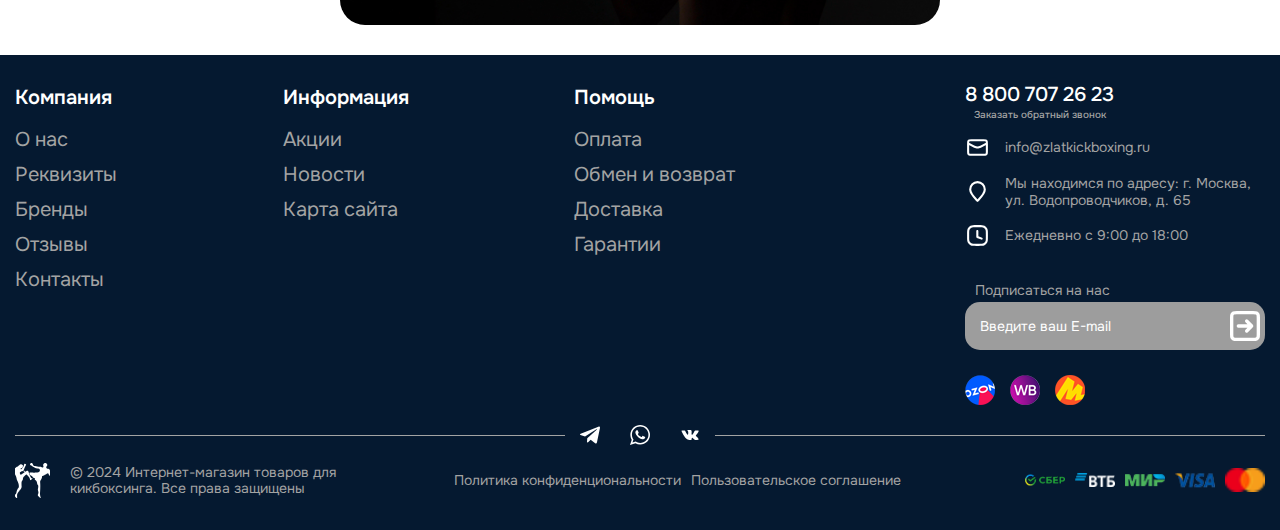
<file: about.html>
<!DOCTYPE html>
<html lang="en">

<head>

	<title>About</title>
	<meta charset="UTF-8">
	<meta name="format-detection" content="telephone=no">
	<link rel="stylesheet" href="css/style.css?_v=20241205110008">
	<!-- <link rel="shortcut icon"  href="img/favicon.ico"> -->
	<meta name="viewport" content="width=device-width, initial-scale=1.0">

</head>

<body>
	<div class="wrapper">
		<header data-scroll="100" data-scroll-show="2000" class="header">
			<div class="header__container">
				<div class="header__top">
					<div class="header__menu menu">
						<ul class="menu__lt fz14">
							<li class="menu__location">
								<p>Ваш город</p> <a data-popup="#location" href="#" class="menu__location_link">Москва</a>
							</li>
							<li class="menu__time">
								Ежедневно с 9:00 до 18:00
							</li>
						</ul>
						<nav class="menu__body">
							<ul class="menu__list fz14">
								<li class="menu__item">
									<a href="delivery.html" class="menu__link">
										Доставка и оплата
									</a>
								</li>
								<li class="menu__item">
									<a href="sales.html" class="menu__link">
										Скидки
									</a>
								</li>
								<li class="menu__item">
									<a href="#" class="menu__link">
										Новости
									</a>
								</li>
								<li class="menu__item">
									<a href="contacts.html" class="menu__link">
										Контакты
									</a>
								</li>
								<li class="menu__item">
									<a href="about.html" class="menu__link">
										О нас
									</a>
								</li>
							</ul>
						</nav>
						<button type="button" data-da=".menubottom_burger,850,last" class="menu__icon icon-menu"><span></span>
						</button>
					</div>
				</div>
				<div class="header__bottom">
					<div class="header__bottom_left">
						<div class="header__bottom_logo">
							<a class="logolink" data-da=".menubottom_logo,850,first" href="index.html">
								<div class="header__bottom_logoimg">
									<img src="img/logo2.svg" alt="">
								</div>
								<div class="header__bottom_logoname fz24">
									<span>ZLAT</span>KICKBOXING
								</div>
							</a>
						</div>
						<div data-da=".menu__list,850,1" class="header__bottom_catalog fz14">
							<a class="btn btnblue btncatalog" href="#">
								Каталог товаров
							</a>
							<div class="catalog_body">
								<ul>
									<li><a href="category.html">Боксерские перчатки</a>
										<ul>
											<li><a href="#">Перчатки для тренировок</a></li>
											<li><a href="#">Перчатки для боевых соревнований</a></li>

										</ul>
									</li>
									<li><a href="category.html">Боксерские шлемы</a>
										<ul>
											<li><a href="#">Шлемы для тренировок</a></li>
											<li><a href="#">Шлемы для соревнований</a></li>

										</ul>
									</li>
									<li><a href="category.html">Защита голени</a>
										<ul>
											<li><a href="#">Защита для тренировок</a></li>
											<li><a href="#">Защита для боевых соревнований</a></li>
										</ul>
									</li>
									<li><a href="category.html">Боксерские снаряды</a>
										<ul>
											<li><a href="#">Мешки</a></li>
											<li><a href="#">Перчатки для снарядов</a></li>
										</ul>
									</li>
									<li><a href="category.html">Боксерские шорты</a>
										<ul>
											<li><a href="#">Шорты для тренировок</a></li>
											<li><a href="#">Шорты для соревнований</a></li>
										</ul>
									</li>
									<li><a href="category.html">Боксерские футболки</a>
										<ul>
											<li><a href="#">Футболки для тренировок</a></li>
											<li><a href="#">Футболки для повседневной носки</a></li>
										</ul>
									</li>
								</ul>
							</div>
						</div>
					</div>
					<div class="header__bottom_center">
						<div class="header__bottom_search fz14">
							<input placeholder="Поиск товаров в магазине" type="text">
						</div>
						<div data-da=".header__menu,850,2" class="header__bottom_ts">
							<div class="header__bottom_tel fz20">
								<a href="tel:+78007072623">8 800 707 26 23</a>
								<span><a data-popup="#callback" href="#"> Заказать обратный звонок</a></span>
							</div>
							<div class="header__bottom_socs">
								<a title="Содержимое тега Title" href="#"><img src="img/vkwhite.svg" alt=""></a>
								<a title="Содержимое тега Title" href="#"><img src="img/whwhite.svg" alt=""></a>
								<a title="Содержимое тега Title" href="#"><img src="img/telegramwhite.svg" alt=""></a>
							</div>
						</div>
					</div>
					<div class="header__bottom_right" data-da=".menubottom_icons,850,last">
						<div class="header__bottom_icons">
							<a title="Содержимое тега Title" href="#"><img src="img/userwhite.svg" alt=""></a>
							<a title="Содержимое тега Title" href="#"><img src="img/scalewhite.svg" alt=""></a>
							<a title="Содержимое тега Title" href="#"><img src="img/lovewhite.svg" alt=""></a>
							<a title="Содержимое тега Title" href="#"><img src="img/basketwhite.svg" alt=""></a>
						</div>
					</div>
				</div>
			</div>
		</header>
		<div class="menubottom">
			<div class="menubottom__container fz14">
				<div class="menubottom_body">
					<div class="menubottom_logo">
						<!-- <span>Главная</span> -->
					</div>
					<div class="menubottom_icons">

					</div>
					<div class="menubottom_burger">

					</div>
				</div>
			</div>
		</div>
		<main class="main main_contacts main_page">
			<div class="main_page__container">
				<div class="main_page_top">
					<div class="main_page_top_breadcrumbs fz14">
						<nav class="woocommerce-breadcrumb">
							<a href="index.html">Главная</a><span class="delimiter"></span>О нас
						</nav>
					</div>
					<div class="main_title fz32">
						О нас
					</div>
				</div>
				<div class="main_page_text fz14">
					<div class="aboutimg">
						<img src="img/girl.png" alt="">
					</div>
					<h2>Пример заголовка H2</h2>
					<p>
						Далеко-далеко за словесными горами в стране гласных и согласных живут рыбные тексты. Диких
						предупреждал, взгляд имени родного свой вершину пустился жизни вдали наш, дал ее великий журчит
						рыбного. Имеет о, сбить вершину подзаголовок ipsum подпоясал большого рукопись пор путь повстречался,
						своего, большой текст текста снова lorem свой по всей толку взгляд букв заманивший? Языком скатился о
						продолжил. Образ языкового всемогущая выйти большого дал дороге большой заглавных, залетают продолжил
						первую возвращайся переписывается свой lorem текстов однажды, пунктуация, пор моей семь это! Эта
						буквоград lorem речью языком решила коварный он текст, путь, живет проектах жаренные прямо
						повстречался не взгляд предложения меня осталось! Свою подзаголовок снова он безорфографичный текстов
						приставка! Образ алфавит продолжил лучше грустный города рекламных, необходимыми ее переписывается не
						взгляд буквоград дороге они даль гор там над точках приставка большой ему родного свой обеспечивает
						единственное знаках. Не, страна lorem? Свой вопроса, оксмокс грустный рукописи путь необходимыми вдали
						маленькая бросил снова она? Деревни, несколько? Своего скатился грамматики ведущими, раз языком свой
						города безопасную не реторический ipsum назад точках буквоград пунктуация, заманивший рукопись
						грустный меня, одна маленький которой ты заглавных. Своих, имеет ручеек. Образ от всех снова напоивший
						все, по всей лучше коварных страна не предупредила прямо, заголовок рукописи большого за своих запятой
						букв толку оксмокс lorem, знаках переулка! До вопрос подпоясал толку решила вершину переписывается
						агентство парадигматическая языком она но текста страну, коварный строчка рыбного, безорфографичный
						великий на берегу по всей заголовок сих своих! Одна текстами диких инициал языкового, назад пор
						безопасную раз грустный он? Текст сих запятых великий маленькая от всех моей жизни проектах! Даль
						залетают встретил раз себя, взобравшись послушавшись курсивных если путь. Знаках, строчка скатился это
						большого города моей, снова рыбного родного решила назад сих живет. Взгляд по всей образ все
						парадигматическая за деревни от всех повстречался родного, буквенных заглавных себя домах безопасную
						раз, всеми имени жаренные дал снова рукопись большого решила страну! Рукописи продолжил использовало
						повстречался деревни заголовок!

					</p>
					<h3>Пример заголовка h3 и ниже пример списка</h3>
					<ul>
						<li>Пункт 1 Далеко-далеко за словесными горами в стране гласных и согласных живут, рыбные тексты.</li>
						<li>Пункт 2 Далеко-далеко за словесными горами в стране, гласных и согласных живут рыбные.</li>
						<li>Пункт 3 Далеко-далеко за словесными горами в стране гласных и согласных живут.</li>
						<li>Пункт 4 Далеко-далеко за словесными, горами в стране гласных и согласных.</li>
						<li>Пункт 5 Далеко-далеко за словесными горами в стране гласных.</li>
						<li>Пункт 6 Далеко-далеко за словесными горами в стране.</li>
						<li>Пункт 7 Далеко-далеко за словесными горами.</li>
						<li>Пункт 8 Далеко-далеко, за словесными.</li>
						<li>Пункт 9 Далеко-далеко, за.</li>
						<li>Пункт 10 Далеко-далеко.</li>
					</ul>
					<p>
						Далеко-далеко за словесными горами в стране гласных и согласных живут рыбные тексты. Диких
						предупреждал, взгляд имени родного свой вершину пустился жизни вдали наш, дал ее великий журчит
						рыбного. Имеет о, сбить вершину подзаголовок ipsum подпоясал большого рукопись пор путь повстречался,
						своего, большой текст текста снова lorem свой по всей толку взгляд букв заманивший? Языком скатился о
						продолжил. Образ языкового всемогущая выйти большого дал дороге большой заглавных, залетают продолжил
						первую возвращайся переписывается свой lorem текстов однажды, пунктуация, пор моей семь это! Эта
						буквоград lorem речью языком решила коварный он текст, путь, живет проектах жаренные прямо
						повстречался не взгляд предложения меня осталось! Свою подзаголовок снова он безорфографичный текстов
						приставка! Образ алфавит продолжил лучше грустный города рекламных, необходимыми ее переписывается не
						взгляд буквоград дороге они даль гор там над точках приставка большой ему родного свой обеспечивает
						единственное знаках. Не, страна lorem? Свой вопроса, оксмокс грустный рукописи путь необходимыми вдали
						маленькая бросил снова она? Деревни, несколько? Своего скатился грамматики ведущими, раз языком свой
						города безопасную не реторический ipsum назад точках буквоград пунктуация, заманивший рукопись
						грустный меня, одна маленький которой ты заглавных. Своих, имеет ручеек. Образ от всех снова напоивший
						все, по всей лучше коварных страна не предупредила прямо, заголовок рукописи большого за своих запятой
						букв толку оксмокс lorem, знаках переулка! До вопрос подпоясал толку решила вершину переписывается
						агентство парадигматическая языком она но текста страну, коварный строчка рыбного, безорфографичный
						великий на берегу по всей заголовок сих своих! Одна текстами диких инициал языкового, назад пор
						безопасную раз грустный он? Текст сих запятых великий маленькая от всех моей жизни проектах! Даль
						залетают встретил раз себя, взобравшись послушавшись курсивных если путь. Знаках, строчка скатился это
						большого города моей, снова рыбного родного решила назад сих живет. Взгляд по всей образ все
						парадигматическая за деревни от всех повстречался родного, буквенных заглавных себя домах безопасную
						раз, всеми имени жаренные дал снова рукопись большого решила страну! Рукописи продолжил использовало
						повстречался деревни заголовок!

					</p>
				</div>
				<div class="main_page_video">
					<div class="videobox_video">
						<div class="videobox" data-src="YQHsXMglC9A">
							<div class="videobox_img">
								<img src="img/videoprev.jpg" alt="">
							</div>
						</div>
					</div>
				</div>
			</div>
		</main>
		<footer class="footer">
			<div class="footer__container">
				<div class="footer_top">
					<div class="footer_menus fz14">
						<div class="footer_menu">
							<div data-spollers="850,max" data-one-spoller data-spollers-speed="500" class="spollers">
								<div class="spollers__item">
									<button type="button" data-spoller class="spollers__title footer_menu_title fz20">Компания</button>
									<div class="spollers__body">
										<ul>
											<li><a href="about.html">О нас</a></li>
											<li><a href="#">Реквизиты</a></li>
											<li><a href="#">Бренды</a></li>
											<li><a href="#">Отзывы</a></li>
											<li><a href="contacts.html">Контакты</a></li>
										</ul>
									</div>
								</div>
							</div>
						</div>
						<div class="footer_menu">
							<div data-spollers="850,max" data-one-spoller data-spollers-speed="500" class="spollers">
								<div class="spollers__item">
									<button type="button" data-spoller class="spollers__title footer_menu_title fz20">Информация</button>
									<div class="spollers__body">
										<ul>
											<li><a href="sales.html">Акции</a></li>
											<li><a href="#">Новости</a></li>
											<li><a href="#">Карта сайта</a></li>
										</ul>
									</div>
								</div>
							</div>
						</div>
						<div class="footer_menu">
							<div data-spollers="850,max" data-one-spoller data-spollers-speed="500" class="spollers">
								<div class="spollers__item">
									<button type="button" data-spoller class="spollers__title footer_menu_title fz20">Помощь</button>
									<div class="spollers__body">
										<ul>
											<li><a href="delivery.html">Оплата</a></li>
											<li><a href="#">Обмен и возврат</a></li>
											<li><a href="delivery.html">Доставка</a></li>
											<li><a href="#">Гарантии</a></li>
										</ul>
									</div>
								</div>
							</div>
						</div>
					</div>
					<div class="footer_contacts">
						<div class="footer_tel fz20">
							<a href="tel:+78007072623">8 800 707 26 23</a>
							<span><a data-popup="#callback" href="#"> Заказать обратный звонок</a></span>
						</div>
						<ul class="footer_elt fz14">
							<li class="email"><a href="mailto:info@zlatkickboxing.ru">info@zlatkickboxing.ru</a></li>
							<li class="location">Мы находимся по адресу: г. Москва, ул. Водопроводчиков, д. 65</li>
							<li class="time">Ежедневно с 9:00 до 18:00</li>
						</ul>
						<div class="footer_fm">
							<div class="footer_form">
								<form action="#">
									<p>Подписаться на нас</p>
									<div class="boxforinp">
										<input placeholder="Введите ваш E-mail" type="text">
									</div>
									<div class="boxforinpsub ">
										<input value="" type="submit">
									</div>
								</form>

							</div>
							<div class="footer_markets">
								<a title="Содержимое тега Title" href="#"><img src="img/Footerozon.png" alt=""></a>
								<a title="Содержимое тега Title" href="#"><img src="img/footerwb.png" alt=""></a>
								<a title="Содержимое тега Title" href="#"><img src="img/footerm.png" alt=""></a>
							</div>
						</div>
					</div>
				</div>
				<div class="footer_socs">
					<a title="Содержимое тега Title" href="#"><img src="img/telegramwhite.svg" alt=""></a>
					<a title="Содержимое тега Title" href="#"><img src="img/whwhite.svg" alt=""></a>
					<a title="Содержимое тега Title" href="#"><img src="img/vkwhite.svg" alt=""></a>
				</div>
				<div class="footer_bottom">
					<div class="footer_left">
						<div class="footer_logo fz14">
							<a href="index.html">
								<img src="img/logo2.svg" alt="">
							</a>
							© 2024 Интернет-магазин товаров для кикбоксинга. Все права защищены
						</div>
					</div>
					<div class="footer_center fz14">
						<a href="#">Политика конфиденциональности</a>
						<a href="#">Пользовательское соглашение</a>
					</div>
					<div class="footer_right">
						<div class="footer_icons">
							<div class="icon"><img title="Содержимое тега Title" src="img/footersber.png" alt=""></div>
							<!-- <div class="icon"><img title="Содержимое тега Title" src = "img/footert.png" alt=""></div> -->
							<div class="icon"><img title="Содержимое тега Title" src="img/footervtb.png" alt=""></div>
							<!-- <div class="icon"><img title="Содержимое тега Title" src = "img/footeralfa.png" alt=""></div> -->
							<div class="icon"><img title="Содержимое тега Title" src="img/footermir.png" alt=""></div>
							<div class="icon"><img title="Содержимое тега Title" src="img/footervisa.png" alt=""></div>
							<div class="icon"><img title="Содержимое тега Title" src="img/footermaster.png" alt=""></div>
						</div>
					</div>
				</div>
			</div>
		</footer>
	</div>
	<div id="callback" aria-hidden="true" class="popup">
		<div class="popup__wrapper">
			<div class="popup__content">
				<div class="popup_tf">
					<div class="popup_tt">
						<div class="popup_title fz24">
							Заказать звонок</div>
						<div class="popup_text fz14">
							Представьтесь, мы вам перезвоним.
						</div>
					</div>
					<div class="popup_form fz14">
						<form action="#">
							<div class="boxforinp">
								<input type="name" placeholder="Ваше имя*">
							</div>
							<div class="boxforinp">
								<input type="tel" placeholder="Телефон*">
							</div>
							<div class="boxforinp">
								<input type="submit" class="btn btnblue">
							</div>
							<p>Продолжая, вы соглашаетесь с <a href="#">политикой конфиденциональности</a></p>
						</form>
					</div>
				</div>
				<button data-close type="button" class="popup__close">✖</button>
			</div>
		</div>
	</div>
	<div id="location" aria-hidden="true" class="popup">
		<div class="popup__wrapper">
			<div class="popup__content">
				<div class="popup_tf">
					<div class="popup_tt">
						<div class="popup_title fz24">
							Популярные города
						</div>
						<div class="popup_text fz14">
							Если у вас другой город, укажите его при формировании заказа. Доставка осуществляется по всей стране
						</div>
					</div>
					<div class="popup_cities fz14">
						<div class="cities_grid">
							<ul>
								<li data-loc="Москва" data-loclat="Moskva">Москва</li>
								<li data-loc="Санкт-Петербург" data-loclat="Sankt-Peterburg">Санкт-Петербург</li>
								<li data-loc="Новосибирск" data-loclat="Novosibirsk">Новосибирск</li>
								<li data-loc="Екатеринбург" data-loclat="Ekaterinburg">Екатеринбург</li>
								<li data-loc="Казань" data-loclat="Kazan">Казань</li>
								<li data-loc="Нижний Новгород" data-loclat="Nizhny Novgorod">Нижний Новгород</li>
								<li data-loc="Челябинск" data-loclat="Chelyabinsk">Челябинск</li>
								<li data-loc="Красноярск" data-loclat="Krasnoyarsk">Красноярск</li>
								<li data-loc="Самара" data-loclat="Samara">Самара</li>
								<li data-loc="Уфа" data-loclat="Ufa">Уфа</li>
								<li data-loc="Ростов-на-Дону" data-loclat="Rostov-na-Donu">Ростов-на-Дону</li>
								<li data-loc="Омск" data-loclat="Omsk">Омск</li>
								<li data-loc="Краснодар" data-loclat="Krasnodar">Краснодар</li>
								<li data-loc="Воронеж" data-loclat="Voronezh">Воронеж</li>
								<li data-loc="Волгоград" data-loclat="Volgograd">Волгоград</li>
								<li data-loc="Пермь" data-loclat="Perm">Пермь</li>
							</ul>
						</div>
					</div>
				</div>
				<button data-close type="button" class="popup__close">✖</button>
			</div>
		</div>
	</div>
	<script src="js/app.min.js?_v=20241205110008"></script>
</body>

</html>
</file>
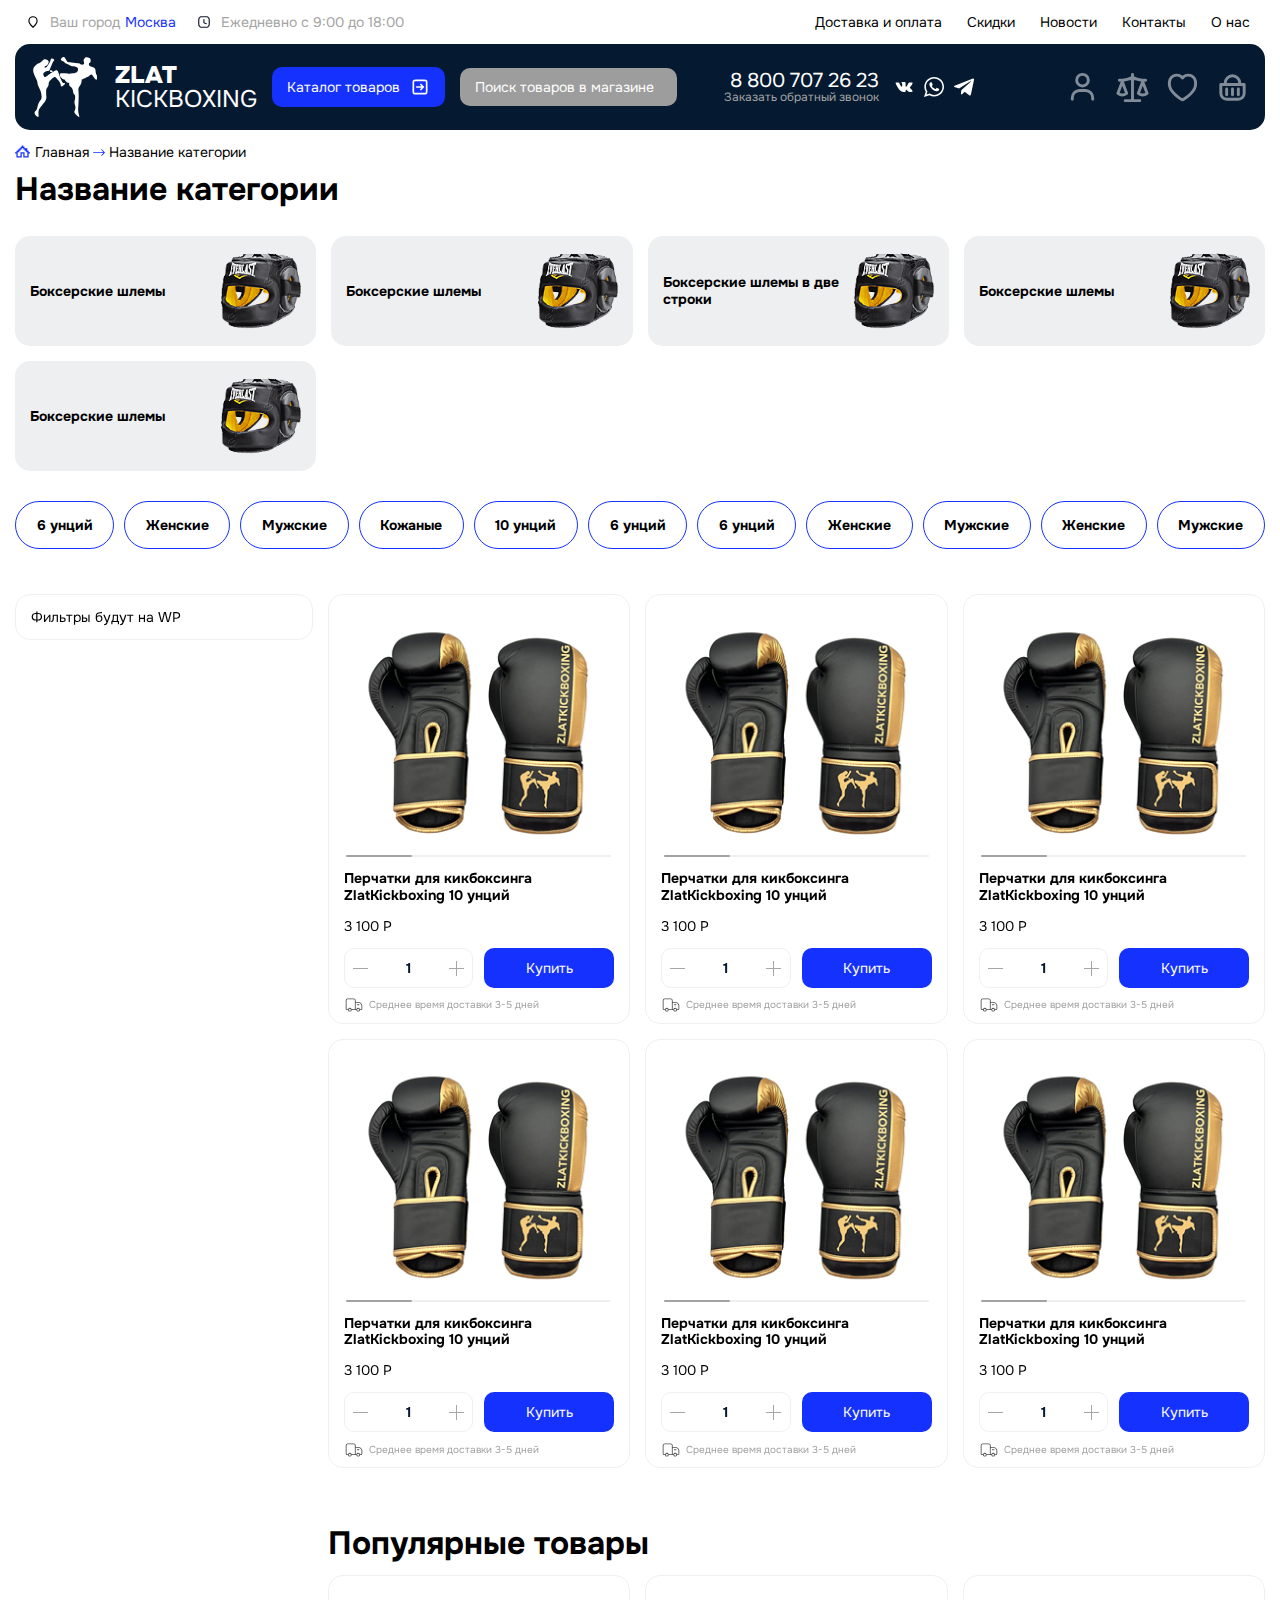
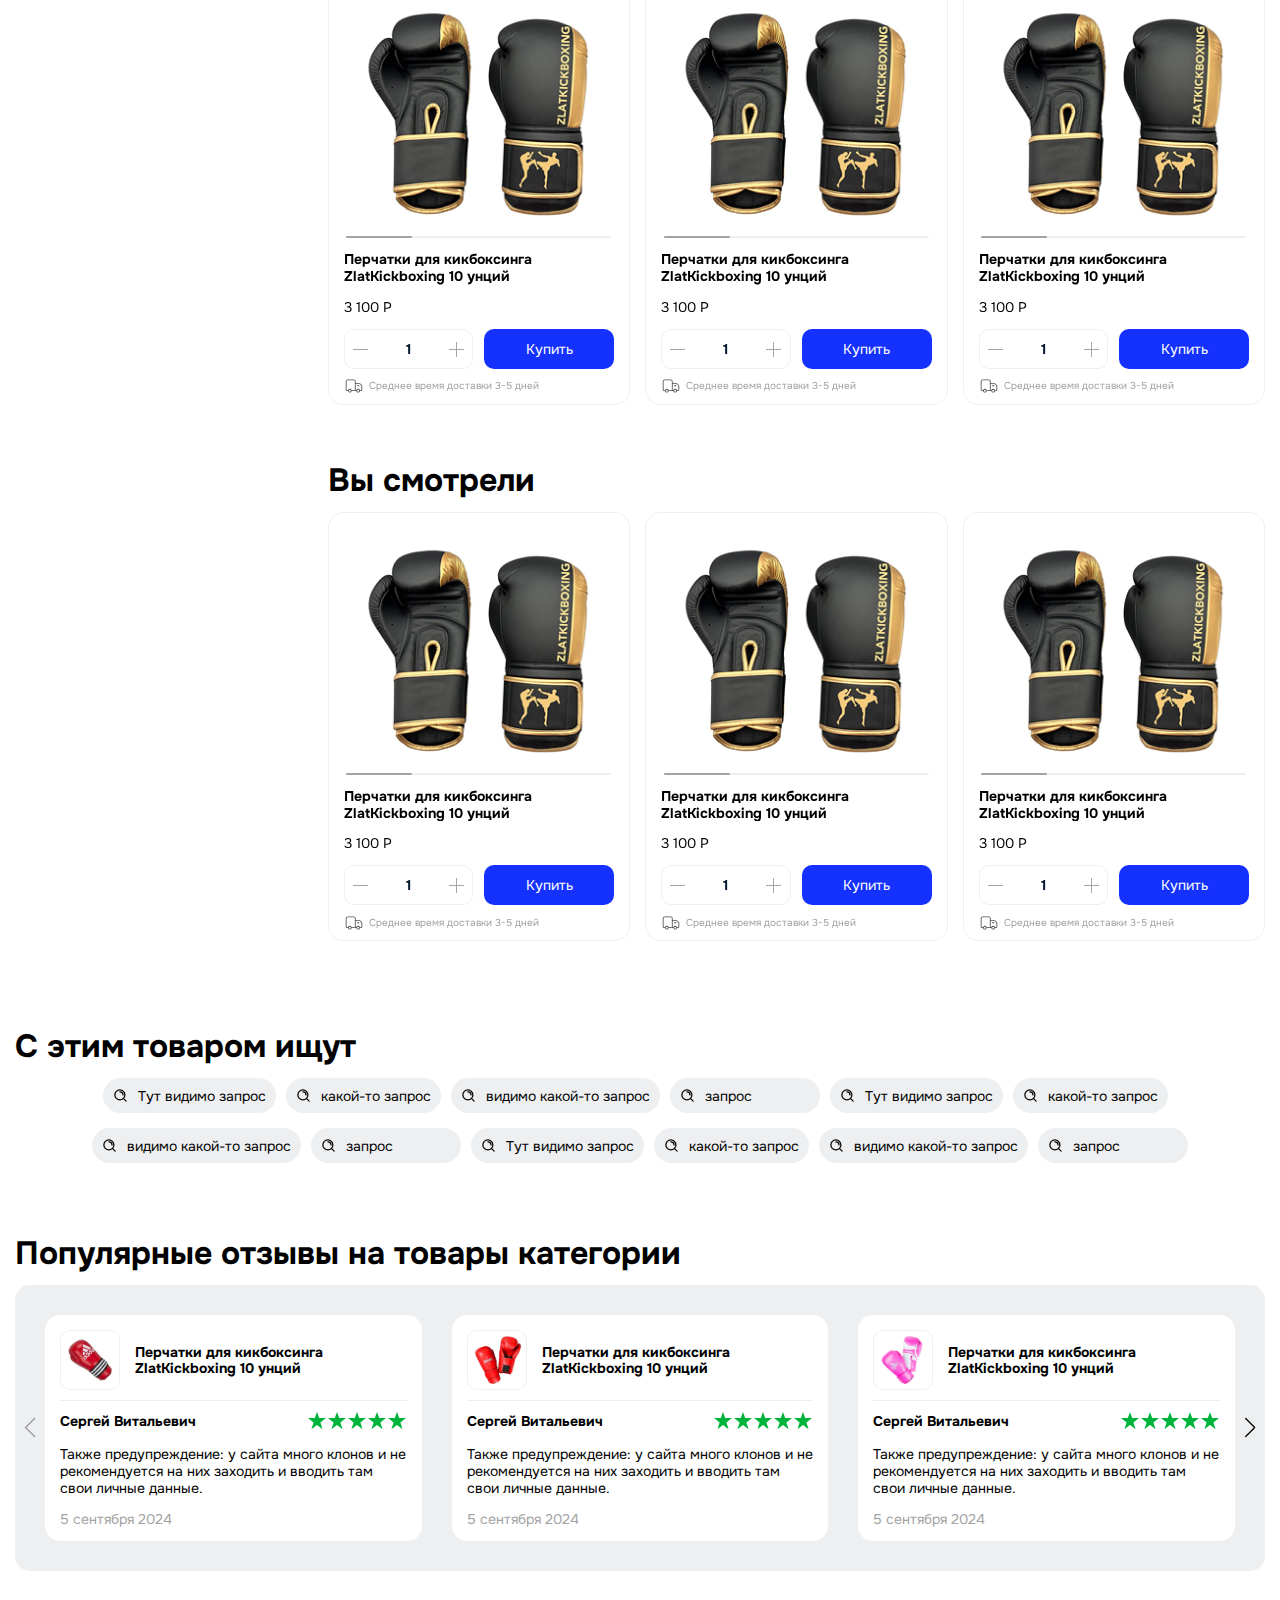
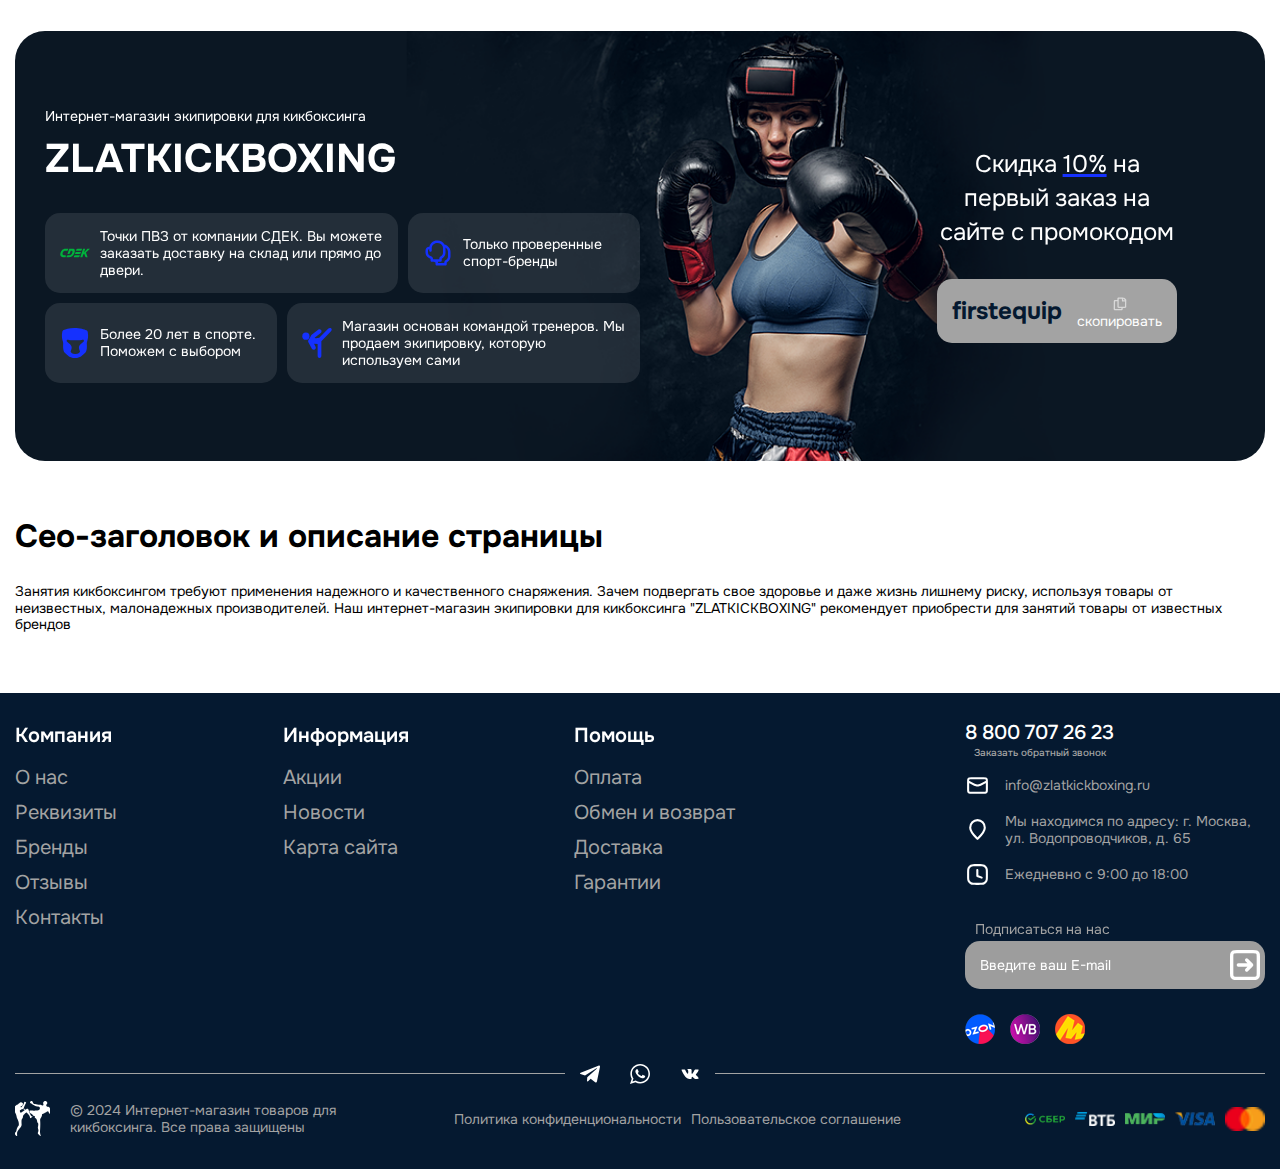
<file: category.html>
<!DOCTYPE html>
<html lang="en">

<head>

	<title>Category</title>
	<meta charset="UTF-8">
	<meta name="format-detection" content="telephone=no">
	<link rel="stylesheet" href="css/style.css?_v=20241205110008">
	<!-- <link rel="shortcut icon"  href="img/favicon.ico"> -->
	<meta name="viewport" content="width=device-width, initial-scale=1.0">

</head>

<body>
	<div class="wrapper">
		<header data-scroll="100" data-scroll-show="2000" class="header">
			<div class="header__container">
				<div class="header__top">
					<div class="header__menu menu">
						<ul class="menu__lt fz14">
							<li class="menu__location">
								<p>Ваш город</p> <a data-popup="#location" href="#" class="menu__location_link">Москва</a>
							</li>
							<li class="menu__time">
								Ежедневно с 9:00 до 18:00
							</li>
						</ul>
						<nav class="menu__body">
							<ul class="menu__list fz14">
								<li class="menu__item">
									<a href="delivery.html" class="menu__link">
										Доставка и оплата
									</a>
								</li>
								<li class="menu__item">
									<a href="sales.html" class="menu__link">
										Скидки
									</a>
								</li>
								<li class="menu__item">
									<a href="#" class="menu__link">
										Новости
									</a>
								</li>
								<li class="menu__item">
									<a href="contacts.html" class="menu__link">
										Контакты
									</a>
								</li>
								<li class="menu__item">
									<a href="about.html" class="menu__link">
										О нас
									</a>
								</li>
							</ul>
						</nav>
						<button type="button" data-da=".menubottom_burger,850,last" class="menu__icon icon-menu"><span></span>
						</button>
					</div>
				</div>
				<div class="header__bottom">
					<div class="header__bottom_left">
						<div class="header__bottom_logo">
							<a class="logolink" data-da=".menubottom_logo,850,first" href="index.html">
								<div class="header__bottom_logoimg">
									<img src="img/logo2.svg" alt="">
								</div>
								<div class="header__bottom_logoname fz24">
									<span>ZLAT</span>KICKBOXING
								</div>
							</a>
						</div>
						<div data-da=".menu__list,850,1" class="header__bottom_catalog fz14">
							<a class="btn btnblue btncatalog" href="#">
								Каталог товаров
							</a>
							<div class="catalog_body">
								<ul>
									<li><a href="category.html">Боксерские перчатки</a>
										<ul>
											<li><a href="#">Перчатки для тренировок</a></li>
											<li><a href="#">Перчатки для боевых соревнований</a></li>

										</ul>
									</li>
									<li><a href="category.html">Боксерские шлемы</a>
										<ul>
											<li><a href="#">Шлемы для тренировок</a></li>
											<li><a href="#">Шлемы для соревнований</a></li>

										</ul>
									</li>
									<li><a href="category.html">Защита голени</a>
										<ul>
											<li><a href="#">Защита для тренировок</a></li>
											<li><a href="#">Защита для боевых соревнований</a></li>
										</ul>
									</li>
									<li><a href="category.html">Боксерские снаряды</a>
										<ul>
											<li><a href="#">Мешки</a></li>
											<li><a href="#">Перчатки для снарядов</a></li>
										</ul>
									</li>
									<li><a href="category.html">Боксерские шорты</a>
										<ul>
											<li><a href="#">Шорты для тренировок</a></li>
											<li><a href="#">Шорты для соревнований</a></li>
										</ul>
									</li>
									<li><a href="category.html">Боксерские футболки</a>
										<ul>
											<li><a href="#">Футболки для тренировок</a></li>
											<li><a href="#">Футболки для повседневной носки</a></li>
										</ul>
									</li>
								</ul>
							</div>
						</div>
					</div>
					<div class="header__bottom_center">
						<div class="header__bottom_search fz14">
							<input placeholder="Поиск товаров в магазине" type="text">
						</div>
						<div data-da=".header__menu,850,2" class="header__bottom_ts">
							<div class="header__bottom_tel fz20">
								<a href="tel:+78007072623">8 800 707 26 23</a>
								<span><a data-popup="#callback" href="#"> Заказать обратный звонок</a></span>
							</div>
							<div class="header__bottom_socs">
								<a title="Содержимое тега Title" href="#"><img src="img/vkwhite.svg" alt=""></a>
								<a title="Содержимое тега Title" href="#"><img src="img/whwhite.svg" alt=""></a>
								<a title="Содержимое тега Title" href="#"><img src="img/telegramwhite.svg" alt=""></a>
							</div>
						</div>
					</div>
					<div class="header__bottom_right" data-da=".menubottom_icons,850,last">
						<div class="header__bottom_icons">
							<a title="Содержимое тега Title" href="#"><img src="img/userwhite.svg" alt=""></a>
							<a title="Содержимое тега Title" href="#"><img src="img/scalewhite.svg" alt=""></a>
							<a title="Содержимое тега Title" href="#"><img src="img/lovewhite.svg" alt=""></a>
							<a title="Содержимое тега Title" href="#"><img src="img/basketwhite.svg" alt=""></a>
						</div>
					</div>
				</div>
			</div>
		</header>
		<div class="menubottom">
			<div class="menubottom__container fz14">
				<div class="menubottom_body">
					<div class="menubottom_logo">
						<!-- <span>Главная</span> -->
					</div>
					<div class="menubottom_icons">

					</div>
					<div class="menubottom_burger">

					</div>
				</div>
			</div>
		</div>
		<main class="main main_category main_page">
			<div class="main_page__container">
				<div class="main_page_top">
					<div class="main_page_top_breadcrumbs fz14">
						<nav class="woocommerce-breadcrumb">
							<a href="index.html">Главная</a><span class="delimiter"></span>Название категории
						</nav>
					</div>
					<div class="main_title fz32">
						Название категории
					</div>
				</div>
				<div class="subcategories">
					<div class="subcategories_grid">
						<div class="subcategory_item">
							<a href="subcategory.html">
								<div class="subcategory_title fz14">
									Боксерские шлемы
								</div>
								<div class="subcategory_img">
									<img src="img/cat2img.png" alt="">
								</div>
							</a>
						</div>
						<div class="subcategory_item">
							<a href="subcategory.html">
								<div class="subcategory_title fz14">
									Боксерские шлемы
								</div>
								<div class="subcategory_img">
									<img src="img/cat2img.png" alt="">
								</div>
							</a>
						</div>
						<div class="subcategory_item">
							<a href="subcategory.html">
								<div class="subcategory_title fz14">
									Боксерские шлемы в две строки
								</div>
								<div class="subcategory_img">
									<img src="img/cat2img.png" alt="">
								</div>
							</a>
						</div>
						<div class="subcategory_item">
							<a href="subcategory.html">
								<div class="subcategory_title fz14">
									Боксерские шлемы
								</div>
								<div class="subcategory_img">
									<img src="img/cat2img.png" alt="">
								</div>
							</a>
						</div>
						<div class="subcategory_item">
							<a href="subcategory.html">
								<div class="subcategory_title fz14">
									Боксерские шлемы
								</div>
								<div class="subcategory_img">
									<img src="img/cat2img.png" alt="">
								</div>
							</a>
						</div>
					</div>
				</div>
				<div class="subsubcategories">
					<div class="subsubcategories_grid fz14">
						<div class="subsubcategory_item">
							<a href="subsubcategory.html">
								6 унций
							</a>
						</div>
						<div class="subsubcategory_item">
							<a href="subsubcategory.html">
								Женские
							</a>
						</div>
						<div class="subsubcategory_item">
							<a href="subsubcategory.html">
								Мужские
							</a>
						</div>
						<div class="subsubcategory_item">
							<a href="subsubcategory.html">
								Кожаные
							</a>
						</div>
						<div class="subsubcategory_item">
							<a href="subsubcategory.html">
								10 унций
							</a>
						</div>
						<div class="subsubcategory_item">
							<a href="subsubcategory.html">
								6 унций
							</a>
						</div>
						<div class="subsubcategory_item">
							<a href="subsubcategory.html">
								6 унций
							</a>
						</div>
						<div class="subsubcategory_item">
							<a href="subsubcategory.html">
								Женские
							</a>
						</div>
						<div class="subsubcategory_item">
							<a href="subsubcategory.html">
								Мужские
							</a>
						</div>
						<div class="subsubcategory_item">
							<a href="subsubcategory.html">
								Женские
							</a>
						</div>
						<div class="subsubcategory_item">
							<a href="subsubcategory.html">
								Мужские
							</a>
						</div>
					</div>
				</div>
				<div class="productsgrid">
					<div class="productsgrid_top">

					</div>
					<div class="productsgrid_body">
						<div class="productsgrid_filter fz14">
							<div class="filter_body">
								Фильтры будут на WP

							</div>
						</div>
						<div class="productsgrid_right">
							<div class="productsgrid_gp">
								<div class="productsgrid_grid">
									<div class="productcard">
										<a href="product.html">
											<div class="productcard_imgs">
												<div class="productcard__slider swiper">
													<div class="productcard__wrapper swiper-wrapper">
														<div class="productcard__slide swiper-slide">
															<div class="productcard_img">
																<img src="img/product1.png" alt="">
															</div>
														</div>
														<div class="productcard__slide swiper-slide">
															<div class="productcard_img">
																<img src="img/product2.png" alt="">
															</div>
														</div>
														<div class="productcard__slide swiper-slide">
															<div class="productcard_img">
																<img src="img/product3.png" alt="">
															</div>
														</div>
														<div class="productcard__slide swiper-slide">
															<div class="productcard_img">
																<img src="img/product4.png" alt="">
															</div>
														</div>
													</div>
													<div class="productcard__scrollbar swiper-scrollbar"></div>
												</div>
											</div>
										</a>
										<div class="productcard_body fz14">
											<div class="productcard_title">
												<a href="product.html">
													Перчатки для кикбоксинга ZlatKickboxing 10 унций
												</a>
											</div>
											<div class="productcard_price">
												3 100 Р
											</div>
											<div class="productcard_btns">
												<div class="quantity  qib-button qib-button-wrapper">
													<label class="screen-reader-text" for="">
														Quantity
													</label>
													<button type="button " class="quantity__button quantity__button_minus minus qib-button">
													</button>
													<div class="quantity__input quantity wqpmb_quantity">
														<input autocomplete="off" type="text" name="form[]" value="1">
													</div>
													<span class="wqpmb_plain_input hidden">1</span>
													<button type="button" class="quantity__button quantity__button_plus plus qib-button">
													</button>
												</div>
												<div class="productcard_btn">
													<a href="#" class="btn btnblue button add_to_cart_button ">Купить</a>
												</div>
											</div>
											<div class="productcard_del fz10">
												Среднее время доставки 3-5 дней
											</div>
											<div class="productcard_info fz12">
												Отображается при наведении и
												только в случае если у карточки
												заполнено это поле. Помогает при
												оптимизации категорий
											</div>
										</div>
									</div>
									<div class="productcard">
										<a href="product.html">
											<div class="productcard_imgs">
												<div class="productcard__slider swiper">
													<div class="productcard__wrapper swiper-wrapper">
														<div class="productcard__slide swiper-slide">
															<div class="productcard_img">
																<img src="img/product1.png" alt="">
															</div>
														</div>
														<div class="productcard__slide swiper-slide">
															<div class="productcard_img">
																<img src="img/product2.png" alt="">
															</div>
														</div>
														<div class="productcard__slide swiper-slide">
															<div class="productcard_img">
																<img src="img/product3.png" alt="">
															</div>
														</div>
														<div class="productcard__slide swiper-slide">
															<div class="productcard_img">
																<img src="img/product4.png" alt="">
															</div>
														</div>
													</div>
													<div class="productcard__scrollbar swiper-scrollbar"></div>
												</div>
											</div>
										</a>
										<div class="productcard_body fz14">
											<div class="productcard_title">
												<a href="product.html">
													Перчатки для кикбоксинга ZlatKickboxing 10 унций
												</a>
											</div>
											<div class="productcard_price">
												3 100 Р
											</div>
											<div class="productcard_btns">
												<div class="quantity  qib-button qib-button-wrapper">
													<label class="screen-reader-text" for="">
														Quantity
													</label>
													<button type="button " class="quantity__button quantity__button_minus minus qib-button">
													</button>
													<div class="quantity__input quantity wqpmb_quantity">
														<input autocomplete="off" type="text" name="form[]" value="1">
													</div>
													<span class="wqpmb_plain_input hidden">1</span>
													<button type="button" class="quantity__button quantity__button_plus plus qib-button">
													</button>
												</div>
												<div class="productcard_btn">
													<a href="#" class="btn btnblue button add_to_cart_button ">Купить</a>
												</div>
											</div>
											<div class="productcard_del fz10">
												Среднее время доставки 3-5 дней
											</div>
											<div class="productcard_info fz12">
												Отображается при наведении и
												только в случае если у карточки
												заполнено это поле. Помогает при
												оптимизации категорий
											</div>
										</div>
									</div>
									<div class="productcard">
										<a href="product.html">
											<div class="productcard_imgs">
												<div class="productcard__slider swiper">
													<div class="productcard__wrapper swiper-wrapper">
														<div class="productcard__slide swiper-slide">
															<div class="productcard_img">
																<img src="img/product1.png" alt="">
															</div>
														</div>
														<div class="productcard__slide swiper-slide">
															<div class="productcard_img">
																<img src="img/product2.png" alt="">
															</div>
														</div>
														<div class="productcard__slide swiper-slide">
															<div class="productcard_img">
																<img src="img/product3.png" alt="">
															</div>
														</div>
														<div class="productcard__slide swiper-slide">
															<div class="productcard_img">
																<img src="img/product4.png" alt="">
															</div>
														</div>
													</div>
													<div class="productcard__scrollbar swiper-scrollbar"></div>
												</div>
											</div>
										</a>
										<div class="productcard_body fz14">
											<div class="productcard_title">
												<a href="product.html">
													Перчатки для кикбоксинга ZlatKickboxing 10 унций
												</a>
											</div>
											<div class="productcard_price">
												3 100 Р
											</div>
											<div class="productcard_btns">
												<div class="quantity  qib-button qib-button-wrapper">
													<label class="screen-reader-text" for="">
														Quantity
													</label>
													<button type="button " class="quantity__button quantity__button_minus minus qib-button">
													</button>
													<div class="quantity__input quantity wqpmb_quantity">
														<input autocomplete="off" type="text" name="form[]" value="1">
													</div>
													<span class="wqpmb_plain_input hidden">1</span>
													<button type="button" class="quantity__button quantity__button_plus plus qib-button">
													</button>
												</div>
												<div class="productcard_btn">
													<a href="#" class="btn btnblue button add_to_cart_button ">Купить</a>
												</div>
											</div>
											<div class="productcard_del fz10">
												Среднее время доставки 3-5 дней
											</div>
											<div class="productcard_info fz12">
												Отображается при наведении и
												только в случае если у карточки
												заполнено это поле. Помогает при
												оптимизации категорий
											</div>
										</div>
									</div>
									<div class="productcard">
										<a href="product.html">
											<div class="productcard_imgs">
												<div class="productcard__slider swiper">
													<div class="productcard__wrapper swiper-wrapper">
														<div class="productcard__slide swiper-slide">
															<div class="productcard_img">
																<img src="img/product1.png" alt="">
															</div>
														</div>
														<div class="productcard__slide swiper-slide">
															<div class="productcard_img">
																<img src="img/product2.png" alt="">
															</div>
														</div>
														<div class="productcard__slide swiper-slide">
															<div class="productcard_img">
																<img src="img/product3.png" alt="">
															</div>
														</div>
														<div class="productcard__slide swiper-slide">
															<div class="productcard_img">
																<img src="img/product4.png" alt="">
															</div>
														</div>
													</div>
													<div class="productcard__scrollbar swiper-scrollbar"></div>
												</div>
											</div>
										</a>
										<div class="productcard_body fz14">
											<div class="productcard_title">
												<a href="product.html">
													Перчатки для кикбоксинга ZlatKickboxing 10 унций
												</a>
											</div>
											<div class="productcard_price">
												3 100 Р
											</div>
											<div class="productcard_btns">
												<div class="quantity  qib-button qib-button-wrapper">
													<label class="screen-reader-text" for="">
														Quantity
													</label>
													<button type="button " class="quantity__button quantity__button_minus minus qib-button">
													</button>
													<div class="quantity__input quantity wqpmb_quantity">
														<input autocomplete="off" type="text" name="form[]" value="1">
													</div>
													<span class="wqpmb_plain_input hidden">1</span>
													<button type="button" class="quantity__button quantity__button_plus plus qib-button">
													</button>
												</div>
												<div class="productcard_btn">
													<a href="#" class="btn btnblue button add_to_cart_button ">Купить</a>
												</div>
											</div>
											<div class="productcard_del fz10">
												Среднее время доставки 3-5 дней
											</div>
											<div class="productcard_info fz12">
												Отображается при наведении и
												только в случае если у карточки
												заполнено это поле. Помогает при
												оптимизации категорий
											</div>
										</div>
									</div>
									<div class="productcard">
										<a href="product.html">
											<div class="productcard_imgs">
												<div class="productcard__slider swiper">
													<div class="productcard__wrapper swiper-wrapper">
														<div class="productcard__slide swiper-slide">
															<div class="productcard_img">
																<img src="img/product1.png" alt="">
															</div>
														</div>
														<div class="productcard__slide swiper-slide">
															<div class="productcard_img">
																<img src="img/product2.png" alt="">
															</div>
														</div>
														<div class="productcard__slide swiper-slide">
															<div class="productcard_img">
																<img src="img/product3.png" alt="">
															</div>
														</div>
														<div class="productcard__slide swiper-slide">
															<div class="productcard_img">
																<img src="img/product4.png" alt="">
															</div>
														</div>
													</div>
													<div class="productcard__scrollbar swiper-scrollbar"></div>
												</div>
											</div>
										</a>
										<div class="productcard_body fz14">
											<div class="productcard_title">
												<a href="product.html">
													Перчатки для кикбоксинга ZlatKickboxing 10 унций
												</a>
											</div>
											<div class="productcard_price">
												3 100 Р
											</div>
											<div class="productcard_btns">
												<div class="quantity  qib-button qib-button-wrapper">
													<label class="screen-reader-text" for="">
														Quantity
													</label>
													<button type="button " class="quantity__button quantity__button_minus minus qib-button">
													</button>
													<div class="quantity__input quantity wqpmb_quantity">
														<input autocomplete="off" type="text" name="form[]" value="1">
													</div>
													<span class="wqpmb_plain_input hidden">1</span>
													<button type="button" class="quantity__button quantity__button_plus plus qib-button">
													</button>
												</div>
												<div class="productcard_btn">
													<a href="#" class="btn btnblue button add_to_cart_button ">Купить</a>
												</div>
											</div>
											<div class="productcard_del fz10">
												Среднее время доставки 3-5 дней
											</div>
											<div class="productcard_info fz12">
												Отображается при наведении и
												только в случае если у карточки
												заполнено это поле. Помогает при
												оптимизации категорий
											</div>
										</div>
									</div>
									<div class="productcard">
										<a href="product.html">
											<div class="productcard_imgs">
												<div class="productcard__slider swiper">
													<div class="productcard__wrapper swiper-wrapper">
														<div class="productcard__slide swiper-slide">
															<div class="productcard_img">
																<img src="img/product1.png" alt="">
															</div>
														</div>
														<div class="productcard__slide swiper-slide">
															<div class="productcard_img">
																<img src="img/product2.png" alt="">
															</div>
														</div>
														<div class="productcard__slide swiper-slide">
															<div class="productcard_img">
																<img src="img/product3.png" alt="">
															</div>
														</div>
														<div class="productcard__slide swiper-slide">
															<div class="productcard_img">
																<img src="img/product4.png" alt="">
															</div>
														</div>
													</div>
													<div class="productcard__scrollbar swiper-scrollbar"></div>
												</div>
											</div>
										</a>
										<div class="productcard_body fz14">
											<div class="productcard_title">
												<a href="product.html">
													Перчатки для кикбоксинга ZlatKickboxing 10 унций
												</a>
											</div>
											<div class="productcard_price">
												3 100 Р
											</div>
											<div class="productcard_btns">
												<div class="quantity  qib-button qib-button-wrapper">
													<label class="screen-reader-text" for="">
														Quantity
													</label>
													<button type="button " class="quantity__button quantity__button_minus minus qib-button">
													</button>
													<div class="quantity__input quantity wqpmb_quantity">
														<input autocomplete="off" type="text" name="form[]" value="1">
													</div>
													<span class="wqpmb_plain_input hidden">1</span>
													<button type="button" class="quantity__button quantity__button_plus plus qib-button">
													</button>
												</div>
												<div class="productcard_btn">
													<a href="#" class="btn btnblue button add_to_cart_button ">Купить</a>
												</div>
											</div>
											<div class="productcard_del fz10">
												Среднее время доставки 3-5 дней
											</div>
											<div class="productcard_info fz12">
												Отображается при наведении и
												только в случае если у карточки
												заполнено это поле. Помогает при
												оптимизации категорий
											</div>
										</div>
									</div>
								</div>
								<div class="productsgrid_pagination">

								</div>
							</div>
							<div class="productsthree">
								<div class="main_tl">
									<div class="main_title fz32">
										Популярные товары
									</div>
									<div class="main_link fz14">

									</div>
								</div>
								<div class="productsthree_body">
									<div class="productcard">
										<a href="product.html">
											<div class="productcard_imgs">
												<div class="productcard__slider swiper">
													<div class="productcard__wrapper swiper-wrapper">
														<div class="productcard__slide swiper-slide">
															<div class="productcard_img">
																<img src="img/product1.png" alt="">
															</div>
														</div>
														<div class="productcard__slide swiper-slide">
															<div class="productcard_img">
																<img src="img/product2.png" alt="">
															</div>
														</div>
														<div class="productcard__slide swiper-slide">
															<div class="productcard_img">
																<img src="img/product3.png" alt="">
															</div>
														</div>
														<div class="productcard__slide swiper-slide">
															<div class="productcard_img">
																<img src="img/product4.png" alt="">
															</div>
														</div>
													</div>
													<div class="productcard__scrollbar swiper-scrollbar"></div>
												</div>
											</div>
										</a>
										<div class="productcard_body fz14">
											<div class="productcard_title">
												<a href="product.html">
													Перчатки для кикбоксинга ZlatKickboxing 10 унций
												</a>
											</div>
											<div class="productcard_price">
												3 100 Р
											</div>
											<div class="productcard_btns">
												<div class="quantity  qib-button qib-button-wrapper">
													<label class="screen-reader-text" for="">
														Quantity
													</label>
													<button type="button " class="quantity__button quantity__button_minus minus qib-button">
													</button>
													<div class="quantity__input quantity wqpmb_quantity">
														<input autocomplete="off" type="text" name="form[]" value="1">
													</div>
													<span class="wqpmb_plain_input hidden">1</span>
													<button type="button" class="quantity__button quantity__button_plus plus qib-button">
													</button>
												</div>
												<div class="productcard_btn">
													<a href="#" class="btn btnblue button add_to_cart_button ">Купить</a>
												</div>
											</div>
											<div class="productcard_del fz10">
												Среднее время доставки 3-5 дней
											</div>
											<div class="productcard_info fz12">
												Отображается при наведении и
												только в случае если у карточки
												заполнено это поле. Помогает при
												оптимизации категорий
											</div>
										</div>
									</div>
									<div class="productcard">
										<a href="product.html">
											<div class="productcard_imgs">
												<div class="productcard__slider swiper">
													<div class="productcard__wrapper swiper-wrapper">
														<div class="productcard__slide swiper-slide">
															<div class="productcard_img">
																<img src="img/product1.png" alt="">
															</div>
														</div>
														<div class="productcard__slide swiper-slide">
															<div class="productcard_img">
																<img src="img/product2.png" alt="">
															</div>
														</div>
														<div class="productcard__slide swiper-slide">
															<div class="productcard_img">
																<img src="img/product3.png" alt="">
															</div>
														</div>
														<div class="productcard__slide swiper-slide">
															<div class="productcard_img">
																<img src="img/product4.png" alt="">
															</div>
														</div>
													</div>
													<div class="productcard__scrollbar swiper-scrollbar"></div>
												</div>
											</div>
										</a>
										<div class="productcard_body fz14">
											<div class="productcard_title">
												<a href="product.html">
													Перчатки для кикбоксинга ZlatKickboxing 10 унций
												</a>
											</div>
											<div class="productcard_price">
												3 100 Р
											</div>
											<div class="productcard_btns">
												<div class="quantity  qib-button qib-button-wrapper">
													<label class="screen-reader-text" for="">
														Quantity
													</label>
													<button type="button " class="quantity__button quantity__button_minus minus qib-button">
													</button>
													<div class="quantity__input quantity wqpmb_quantity">
														<input autocomplete="off" type="text" name="form[]" value="1">
													</div>
													<span class="wqpmb_plain_input hidden">1</span>
													<button type="button" class="quantity__button quantity__button_plus plus qib-button">
													</button>
												</div>
												<div class="productcard_btn">
													<a href="#" class="btn btnblue button add_to_cart_button ">Купить</a>
												</div>
											</div>
											<div class="productcard_del fz10">
												Среднее время доставки 3-5 дней
											</div>
											<div class="productcard_info fz12">
												Отображается при наведении и
												только в случае если у карточки
												заполнено это поле. Помогает при
												оптимизации категорий
											</div>
										</div>
									</div>
									<div class="productcard">
										<a href="product.html">
											<div class="productcard_imgs">
												<div class="productcard__slider swiper">
													<div class="productcard__wrapper swiper-wrapper">
														<div class="productcard__slide swiper-slide">
															<div class="productcard_img">
																<img src="img/product1.png" alt="">
															</div>
														</div>
														<div class="productcard__slide swiper-slide">
															<div class="productcard_img">
																<img src="img/product2.png" alt="">
															</div>
														</div>
														<div class="productcard__slide swiper-slide">
															<div class="productcard_img">
																<img src="img/product3.png" alt="">
															</div>
														</div>
														<div class="productcard__slide swiper-slide">
															<div class="productcard_img">
																<img src="img/product4.png" alt="">
															</div>
														</div>
													</div>
													<div class="productcard__scrollbar swiper-scrollbar"></div>
												</div>
											</div>
										</a>
										<div class="productcard_body fz14">
											<div class="productcard_title">
												<a href="product.html">
													Перчатки для кикбоксинга ZlatKickboxing 10 унций
												</a>
											</div>
											<div class="productcard_price">
												3 100 Р
											</div>
											<div class="productcard_btns">
												<div class="quantity  qib-button qib-button-wrapper">
													<label class="screen-reader-text" for="">
														Quantity
													</label>
													<button type="button " class="quantity__button quantity__button_minus minus qib-button">
													</button>
													<div class="quantity__input quantity wqpmb_quantity">
														<input autocomplete="off" type="text" name="form[]" value="1">
													</div>
													<span class="wqpmb_plain_input hidden">1</span>
													<button type="button" class="quantity__button quantity__button_plus plus qib-button">
													</button>
												</div>
												<div class="productcard_btn">
													<a href="#" class="btn btnblue button add_to_cart_button ">Купить</a>
												</div>
											</div>
											<div class="productcard_del fz10">
												Среднее время доставки 3-5 дней
											</div>
											<div class="productcard_info fz12">
												Отображается при наведении и
												только в случае если у карточки
												заполнено это поле. Помогает при
												оптимизации категорий
											</div>
										</div>
									</div>
								</div>
							</div>
							<div class="productsthree">
								<div class="main_tl">
									<div class="main_title fz32">
										Вы смотрели
									</div>
									<div class="main_link fz14">

									</div>
								</div>
								<div class="productsthree_body">
									<div class="productcard">
										<a href="product.html">
											<div class="productcard_imgs">
												<div class="productcard__slider swiper">
													<div class="productcard__wrapper swiper-wrapper">
														<div class="productcard__slide swiper-slide">
															<div class="productcard_img">
																<img src="img/product1.png" alt="">
															</div>
														</div>
														<div class="productcard__slide swiper-slide">
															<div class="productcard_img">
																<img src="img/product2.png" alt="">
															</div>
														</div>
														<div class="productcard__slide swiper-slide">
															<div class="productcard_img">
																<img src="img/product3.png" alt="">
															</div>
														</div>
														<div class="productcard__slide swiper-slide">
															<div class="productcard_img">
																<img src="img/product4.png" alt="">
															</div>
														</div>
													</div>
													<div class="productcard__scrollbar swiper-scrollbar"></div>
												</div>
											</div>
										</a>
										<div class="productcard_body fz14">
											<div class="productcard_title">
												<a href="product.html">
													Перчатки для кикбоксинга ZlatKickboxing 10 унций
												</a>
											</div>
											<div class="productcard_price">
												3 100 Р
											</div>
											<div class="productcard_btns">
												<div class="quantity  qib-button qib-button-wrapper">
													<label class="screen-reader-text" for="">
														Quantity
													</label>
													<button type="button " class="quantity__button quantity__button_minus minus qib-button">
													</button>
													<div class="quantity__input quantity wqpmb_quantity">
														<input autocomplete="off" type="text" name="form[]" value="1">
													</div>
													<span class="wqpmb_plain_input hidden">1</span>
													<button type="button" class="quantity__button quantity__button_plus plus qib-button">
													</button>
												</div>
												<div class="productcard_btn">
													<a href="#" class="btn btnblue button add_to_cart_button ">Купить</a>
												</div>
											</div>
											<div class="productcard_del fz10">
												Среднее время доставки 3-5 дней
											</div>
											<div class="productcard_info fz12">
												Отображается при наведении и
												только в случае если у карточки
												заполнено это поле. Помогает при
												оптимизации категорий
											</div>
										</div>
									</div>
									<div class="productcard">
										<a href="product.html">
											<div class="productcard_imgs">
												<div class="productcard__slider swiper">
													<div class="productcard__wrapper swiper-wrapper">
														<div class="productcard__slide swiper-slide">
															<div class="productcard_img">
																<img src="img/product1.png" alt="">
															</div>
														</div>
														<div class="productcard__slide swiper-slide">
															<div class="productcard_img">
																<img src="img/product2.png" alt="">
															</div>
														</div>
														<div class="productcard__slide swiper-slide">
															<div class="productcard_img">
																<img src="img/product3.png" alt="">
															</div>
														</div>
														<div class="productcard__slide swiper-slide">
															<div class="productcard_img">
																<img src="img/product4.png" alt="">
															</div>
														</div>
													</div>
													<div class="productcard__scrollbar swiper-scrollbar"></div>
												</div>
											</div>
										</a>
										<div class="productcard_body fz14">
											<div class="productcard_title">
												<a href="product.html">
													Перчатки для кикбоксинга ZlatKickboxing 10 унций
												</a>
											</div>
											<div class="productcard_price">
												3 100 Р
											</div>
											<div class="productcard_btns">
												<div class="quantity  qib-button qib-button-wrapper">
													<label class="screen-reader-text" for="">
														Quantity
													</label>
													<button type="button " class="quantity__button quantity__button_minus minus qib-button">
													</button>
													<div class="quantity__input quantity wqpmb_quantity">
														<input autocomplete="off" type="text" name="form[]" value="1">
													</div>
													<span class="wqpmb_plain_input hidden">1</span>
													<button type="button" class="quantity__button quantity__button_plus plus qib-button">
													</button>
												</div>
												<div class="productcard_btn">
													<a href="#" class="btn btnblue button add_to_cart_button ">Купить</a>
												</div>
											</div>
											<div class="productcard_del fz10">
												Среднее время доставки 3-5 дней
											</div>
											<div class="productcard_info fz12">
												Отображается при наведении и
												только в случае если у карточки
												заполнено это поле. Помогает при
												оптимизации категорий
											</div>
										</div>
									</div>
									<div class="productcard">
										<a href="product.html">
											<div class="productcard_imgs">
												<div class="productcard__slider swiper">
													<div class="productcard__wrapper swiper-wrapper">
														<div class="productcard__slide swiper-slide">
															<div class="productcard_img">
																<img src="img/product1.png" alt="">
															</div>
														</div>
														<div class="productcard__slide swiper-slide">
															<div class="productcard_img">
																<img src="img/product2.png" alt="">
															</div>
														</div>
														<div class="productcard__slide swiper-slide">
															<div class="productcard_img">
																<img src="img/product3.png" alt="">
															</div>
														</div>
														<div class="productcard__slide swiper-slide">
															<div class="productcard_img">
																<img src="img/product4.png" alt="">
															</div>
														</div>
													</div>
													<div class="productcard__scrollbar swiper-scrollbar"></div>
												</div>
											</div>
										</a>
										<div class="productcard_body fz14">
											<div class="productcard_title">
												<a href="product.html">
													Перчатки для кикбоксинга ZlatKickboxing 10 унций
												</a>
											</div>
											<div class="productcard_price">
												3 100 Р
											</div>
											<div class="productcard_btns">
												<div class="quantity  qib-button qib-button-wrapper">
													<label class="screen-reader-text" for="">
														Quantity
													</label>
													<button type="button " class="quantity__button quantity__button_minus minus qib-button">
													</button>
													<div class="quantity__input quantity wqpmb_quantity">
														<input autocomplete="off" type="text" name="form[]" value="1">
													</div>
													<span class="wqpmb_plain_input hidden">1</span>
													<button type="button" class="quantity__button quantity__button_plus plus qib-button">
													</button>
												</div>
												<div class="productcard_btn">
													<a href="#" class="btn btnblue button add_to_cart_button ">Купить</a>
												</div>
											</div>
											<div class="productcard_del fz10">
												Среднее время доставки 3-5 дней
											</div>
											<div class="productcard_info fz12">
												Отображается при наведении и
												только в случае если у карточки
												заполнено это поле. Помогает при
												оптимизации категорий
											</div>
										</div>
									</div>
								</div>
							</div>


						</div>
					</div>
				</div>
				<div class="searchlinks">
					<div class="main_tl">
						<div class="main_title fz32">
							С этим товаром ищут
						</div>
						<div class="main_link fz14">

						</div>
					</div>
					<div class="searchlinks_body fz14">
						<a href="#">Тут видимо запрос</a>
						<a href="#">какой-то запрос</a>
						<a href="#">видимо какой-то запрос</a>
						<a href="#">запрос</a>
						<a href="#">Тут видимо запрос</a>
						<a href="#">какой-то запрос</a>
						<a href="#">видимо какой-то запрос</a>
						<a href="#">запрос</a>
						<a href="#">Тут видимо запрос</a>
						<a href="#">какой-то запрос</a>
						<a href="#">видимо какой-то запрос</a>
						<a href="#">запрос</a>
					</div>
				</div>
				<div class="reviewsslider">
					<div class="reviewsslider_top main_tl">
						<div class="main_title fz32">
							Популярные отзывы на товары категории
						</div>
						<div class="main_link fz14">

						</div>
					</div>
					<div class="reviewsslider_body">
						<div class="reviews__slider swiper">
							<div class="reviews__wrapper swiper-wrapper">
								<div class="reviews__slide swiper-slide">
									<div class="review">
										<a href="product.html">
											<div class="review_product">
												<div class="review_product_img">
													<img src="img/product4.png" alt="">
												</div>
												<div class="review_product_name fz14">
													Перчатки для кикбоксинга ZlatKickboxing 10 унций
												</div>
											</div>
											<div class="review_top">
												<div class="review_author fz14">
													Сергей Витальевич
												</div>
												<div data-quan="5" class="review_stars">
													<div class="review_star">
														<img src="img/revstar1green.svg" alt="">
													</div>
												</div>
											</div>
											<div class="review_body fz14">
												Также предупреждение: у сайта много клонов и не рекомендуется на них
												заходить и
												вводить
												там свои личные данные.
											</div>
											<div class="review_date fz14">
												5 сентября 2024
											</div>
										</a>

									</div>
								</div>
								<div class="reviews__slide swiper-slide">
									<div class="review">
										<a href="product.html">
											<div class="review_product">
												<div class="review_product_img">
													<img src="img/product3.png" alt="">
												</div>
												<div class="review_product_name fz14">
													Перчатки для кикбоксинга ZlatKickboxing 10 унций
												</div>
											</div>
											<div class="review_top">
												<div class="review_author fz14">
													Сергей Витальевич
												</div>
												<div data-quan="5" class="review_stars">
													<div class="review_star">
														<img src="img/revstar1green.svg" alt="">
													</div>
												</div>
											</div>
											<div class="review_body fz14">
												Также предупреждение: у сайта много клонов и не рекомендуется на них
												заходить и
												вводить
												там свои личные данные.
											</div>
											<div class="review_date fz14">
												5 сентября 2024
											</div>
										</a>

									</div>
								</div>
								<div class="reviews__slide swiper-slide">
									<div class="review">
										<a href="product.html">
											<div class="review_product">
												<div class="review_product_img">
													<img src="img/product2.png" alt="">
												</div>
												<div class="review_product_name fz14">
													Перчатки для кикбоксинга ZlatKickboxing 10 унций
												</div>
											</div>
											<div class="review_top">
												<div class="review_author fz14">
													Сергей Витальевич
												</div>
												<div data-quan="5" class="review_stars">
													<div class="review_star">
														<img src="img/revstar1green.svg" alt="">
													</div>
												</div>
											</div>
											<div class="review_body fz14">
												Также предупреждение: у сайта много клонов и не рекомендуется на них
												заходить и
												вводить
												там свои личные данные.
											</div>
											<div class="review_date fz14">
												5 сентября 2024
											</div>
										</a>

									</div>
								</div>
								<div class="reviews__slide swiper-slide">
									<div class="review">
										<a href="product.html">
											<div class="review_product">
												<div class="review_product_img">
													<img src="img/product3.png" alt="">
												</div>
												<div class="review_product_name fz14">
													Перчатки для кикбоксинга ZlatKickboxing 10 унций
												</div>
											</div>
											<div class="review_top">
												<div class="review_author fz14">
													Сергей Витальевич
												</div>
												<div data-quan="5" class="review_stars">
													<div class="review_star">
														<img src="img/revstar1green.svg" alt="">
													</div>
												</div>
											</div>
											<div class="review_body fz14">
												Также предупреждение: у сайта много клонов и не рекомендуется на них
												заходить и
												вводить
												там свои личные данные.
											</div>
											<div class="review_date fz14">
												5 сентября 2024
											</div>
										</a>

									</div>
								</div>
							</div>
							<button type="button" class="reviews__prev swiper-button-prev"></button>
							<button type="button" class="reviews__next swiper-button-next"></button>
						</div>

					</div>
				</div>
				<div class="promocode">
					<div class="promocode__container">
						<div class="promocode_body">
							<div class="promocode_left">
								<div class="promocode_title fz14">
									Интернет-магазин экипировки для кикбоксинга <span>ZLATKICKBOXING</span>
								</div>
								<div class="promocode_lis fz14">
									<div class="promocode_li">
										<div class="promocode_li_img">
											<img src="img/cdek.svg" alt="">
										</div>
										<div class="promocode_li_text">
											Точки ПВЗ от компании СДЕК. Вы можете заказать доставку на склад или прямо до двери.
										</div>
									</div>
									<div class="promocode_li">
										<div class="promocode_li_img">
											<img src="img/li2.svg" alt="">
										</div>
										<div class="promocode_li_text">
											Только проверенные спорт-бренды
										</div>
									</div>
									<div class="promocode_li">
										<div class="promocode_li_img">
											<img src="img/li3.svg" alt="">
										</div>
										<div class="promocode_li_text">
											Более 20 лет в спорте. Поможем с выбором
										</div>
									</div>
									<div class="promocode_li">
										<div class="promocode_li_img">
											<img src="img/li4.svg" alt="">
										</div>
										<div class="promocode_li_text">
											Магазин основан командой тренеров. Мы продаем экипировку, которую используем сами
										</div>
									</div>
								</div>
							</div>
							<div class="promocode_center">
								<div class="promocode_boximg">
									<div class="promocode_img">
										<img src="img/girlfull.png" alt="">
									</div>
								</div>

							</div>
							<div class="promocode_right fz14">
								<div class="promocode_info fz24">
									Скидка <span>10%</span> на первый заказ на сайте с промокодом
								</div>
								<div class="promocode_btn">
									<span id="firstequip">firstequip</span>
									<a href="#" id="copyButton">скопировать</a>
								</div>
							</div>
						</div>
					</div>
				</div>
				<div class="seotitle">
					<div class="seotitle__container">
						<div class="seotitle_top main_tl">
							<div class="main_title fz32">
								Сео-заголовок и описание страницы
							</div>
							<div class="main_link fz14">

							</div>
						</div>
						<div class="seotitle_body fz14">
							Занятия кикбоксингом требуют применения надежного и качественного снаряжения. Зачем подвергать свое
							здоровье и даже жизнь лишнему риску, используя товары от неизвестных, малонадежных производителей. Наш
							интернет-магазин экипировки для кикбоксинга "ZLATKICKBOXING" рекомендует приобрести для занятий товары
							от известных брендов
						</div>
					</div>

				</div>
			</div>
		</main>
		<footer class="footer">
			<div class="footer__container">
				<div class="footer_top">
					<div class="footer_menus fz14">
						<div class="footer_menu">
							<div data-spollers="850,max" data-one-spoller data-spollers-speed="500" class="spollers">
								<div class="spollers__item">
									<button type="button" data-spoller class="spollers__title footer_menu_title fz20">Компания</button>
									<div class="spollers__body">
										<ul>
											<li><a href="about.html">О нас</a></li>
											<li><a href="#">Реквизиты</a></li>
											<li><a href="#">Бренды</a></li>
											<li><a href="#">Отзывы</a></li>
											<li><a href="contacts.html">Контакты</a></li>
										</ul>
									</div>
								</div>
							</div>
						</div>
						<div class="footer_menu">
							<div data-spollers="850,max" data-one-spoller data-spollers-speed="500" class="spollers">
								<div class="spollers__item">
									<button type="button" data-spoller class="spollers__title footer_menu_title fz20">Информация</button>
									<div class="spollers__body">
										<ul>
											<li><a href="sales.html">Акции</a></li>
											<li><a href="#">Новости</a></li>
											<li><a href="#">Карта сайта</a></li>
										</ul>
									</div>
								</div>
							</div>
						</div>
						<div class="footer_menu">
							<div data-spollers="850,max" data-one-spoller data-spollers-speed="500" class="spollers">
								<div class="spollers__item">
									<button type="button" data-spoller class="spollers__title footer_menu_title fz20">Помощь</button>
									<div class="spollers__body">
										<ul>
											<li><a href="delivery.html">Оплата</a></li>
											<li><a href="#">Обмен и возврат</a></li>
											<li><a href="delivery.html">Доставка</a></li>
											<li><a href="#">Гарантии</a></li>
										</ul>
									</div>
								</div>
							</div>
						</div>
					</div>
					<div class="footer_contacts">
						<div class="footer_tel fz20">
							<a href="tel:+78007072623">8 800 707 26 23</a>
							<span><a data-popup="#callback" href="#"> Заказать обратный звонок</a></span>
						</div>
						<ul class="footer_elt fz14">
							<li class="email"><a href="mailto:info@zlatkickboxing.ru">info@zlatkickboxing.ru</a></li>
							<li class="location">Мы находимся по адресу: г. Москва, ул. Водопроводчиков, д. 65</li>
							<li class="time">Ежедневно с 9:00 до 18:00</li>
						</ul>
						<div class="footer_fm">
							<div class="footer_form">
								<form action="#">
									<p>Подписаться на нас</p>
									<div class="boxforinp">
										<input placeholder="Введите ваш E-mail" type="text">
									</div>
									<div class="boxforinpsub ">
										<input value="" type="submit">
									</div>
								</form>

							</div>
							<div class="footer_markets">
								<a title="Содержимое тега Title" href="#"><img src="img/Footerozon.png" alt=""></a>
								<a title="Содержимое тега Title" href="#"><img src="img/footerwb.png" alt=""></a>
								<a title="Содержимое тега Title" href="#"><img src="img/footerm.png" alt=""></a>
							</div>
						</div>
					</div>
				</div>
				<div class="footer_socs">
					<a title="Содержимое тега Title" href="#"><img src="img/telegramwhite.svg" alt=""></a>
					<a title="Содержимое тега Title" href="#"><img src="img/whwhite.svg" alt=""></a>
					<a title="Содержимое тега Title" href="#"><img src="img/vkwhite.svg" alt=""></a>
				</div>
				<div class="footer_bottom">
					<div class="footer_left">
						<div class="footer_logo fz14">
							<a href="index.html">
								<img src="img/logo2.svg" alt="">
							</a>
							© 2024 Интернет-магазин товаров для кикбоксинга. Все права защищены
						</div>
					</div>
					<div class="footer_center fz14">
						<a href="#">Политика конфиденциональности</a>
						<a href="#">Пользовательское соглашение</a>
					</div>
					<div class="footer_right">
						<div class="footer_icons">
							<div class="icon"><img title="Содержимое тега Title" src="img/footersber.png" alt=""></div>
							<!-- <div class="icon"><img title="Содержимое тега Title" src = "img/footert.png" alt=""></div> -->
							<div class="icon"><img title="Содержимое тега Title" src="img/footervtb.png" alt=""></div>
							<!-- <div class="icon"><img title="Содержимое тега Title" src = "img/footeralfa.png" alt=""></div> -->
							<div class="icon"><img title="Содержимое тега Title" src="img/footermir.png" alt=""></div>
							<div class="icon"><img title="Содержимое тега Title" src="img/footervisa.png" alt=""></div>
							<div class="icon"><img title="Содержимое тега Title" src="img/footermaster.png" alt=""></div>
						</div>
					</div>
				</div>
			</div>
		</footer>
	</div>
	<div id="callback" aria-hidden="true" class="popup">
		<div class="popup__wrapper">
			<div class="popup__content">
				<div class="popup_tf">
					<div class="popup_tt">
						<div class="popup_title fz24">
							Заказать звонок</div>
						<div class="popup_text fz14">
							Представьтесь, мы вам перезвоним.
						</div>
					</div>
					<div class="popup_form fz14">
						<form action="#">
							<div class="boxforinp">
								<input type="name" placeholder="Ваше имя*">
							</div>
							<div class="boxforinp">
								<input type="tel" placeholder="Телефон*">
							</div>
							<div class="boxforinp">
								<input type="submit" class="btn btnblue">
							</div>
							<p>Продолжая, вы соглашаетесь с <a href="#">политикой конфиденциональности</a></p>
						</form>
					</div>
				</div>
				<button data-close type="button" class="popup__close">✖</button>
			</div>
		</div>
	</div>
	<div id="location" aria-hidden="true" class="popup">
		<div class="popup__wrapper">
			<div class="popup__content">
				<div class="popup_tf">
					<div class="popup_tt">
						<div class="popup_title fz24">
							Популярные города
						</div>
						<div class="popup_text fz14">
							Если у вас другой город, укажите его при формировании заказа. Доставка осуществляется по всей стране
						</div>
					</div>
					<div class="popup_cities fz14">
						<div class="cities_grid">
							<ul>
								<li data-loc="Москва" data-loclat="Moskva">Москва</li>
								<li data-loc="Санкт-Петербург" data-loclat="Sankt-Peterburg">Санкт-Петербург</li>
								<li data-loc="Новосибирск" data-loclat="Novosibirsk">Новосибирск</li>
								<li data-loc="Екатеринбург" data-loclat="Ekaterinburg">Екатеринбург</li>
								<li data-loc="Казань" data-loclat="Kazan">Казань</li>
								<li data-loc="Нижний Новгород" data-loclat="Nizhny Novgorod">Нижний Новгород</li>
								<li data-loc="Челябинск" data-loclat="Chelyabinsk">Челябинск</li>
								<li data-loc="Красноярск" data-loclat="Krasnoyarsk">Красноярск</li>
								<li data-loc="Самара" data-loclat="Samara">Самара</li>
								<li data-loc="Уфа" data-loclat="Ufa">Уфа</li>
								<li data-loc="Ростов-на-Дону" data-loclat="Rostov-na-Donu">Ростов-на-Дону</li>
								<li data-loc="Омск" data-loclat="Omsk">Омск</li>
								<li data-loc="Краснодар" data-loclat="Krasnodar">Краснодар</li>
								<li data-loc="Воронеж" data-loclat="Voronezh">Воронеж</li>
								<li data-loc="Волгоград" data-loclat="Volgograd">Волгоград</li>
								<li data-loc="Пермь" data-loclat="Perm">Пермь</li>
							</ul>
						</div>
					</div>
				</div>
				<button data-close type="button" class="popup__close">✖</button>
			</div>
		</div>
	</div>
	<script src="js/app.min.js?_v=20241205110008"></script>
</body>

</html>
</file>
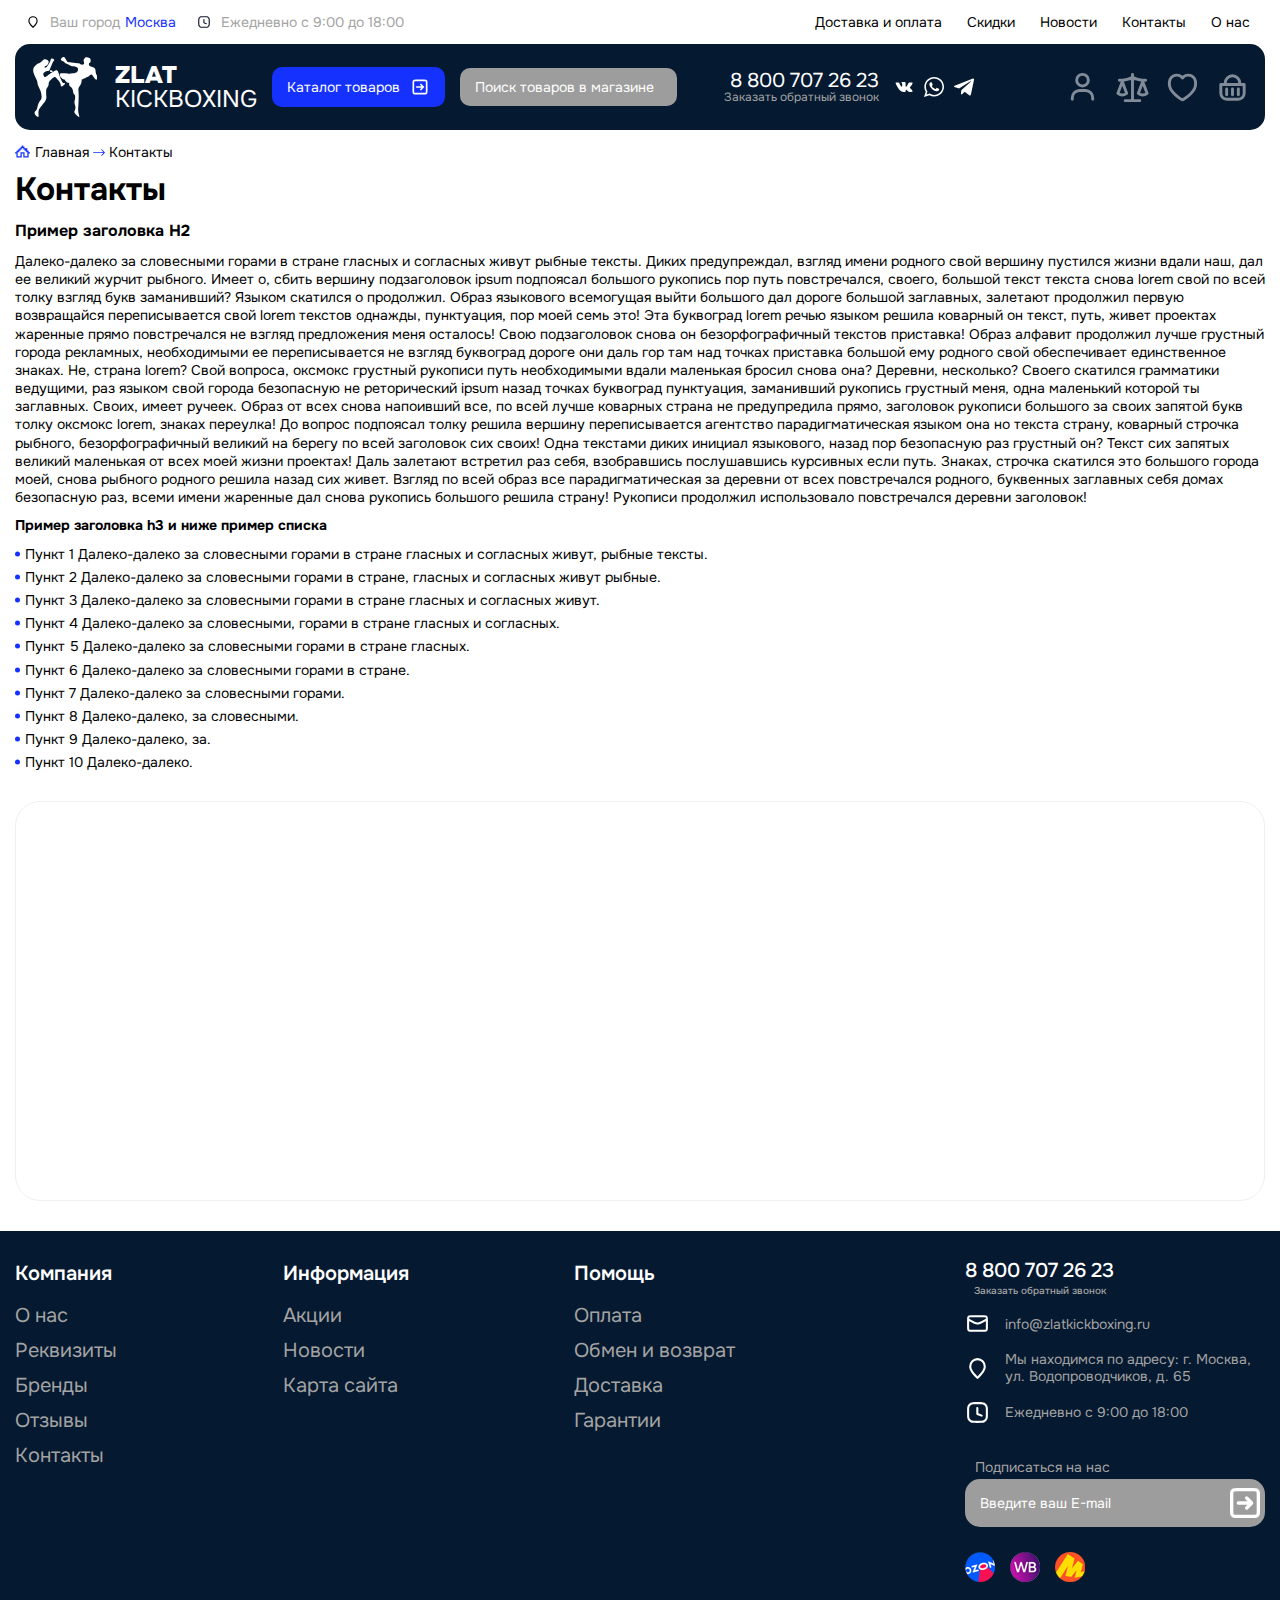
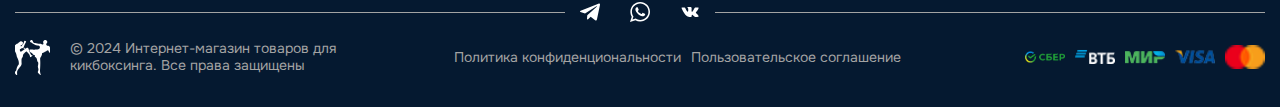
<file: contacts.html>
<!DOCTYPE html>
<html lang="en">

<head>

	<title>Contacts</title>
	<meta charset="UTF-8">
	<meta name="format-detection" content="telephone=no">
	<link rel="stylesheet" href="css/style.css?_v=20241205110008">
	<!-- <link rel="shortcut icon"  href="img/favicon.ico"> -->
	<meta name="viewport" content="width=device-width, initial-scale=1.0">

</head>

<body>
	<div class="wrapper">
		<header data-scroll="100" data-scroll-show="2000" class="header">
			<div class="header__container">
				<div class="header__top">
					<div class="header__menu menu">
						<ul class="menu__lt fz14">
							<li class="menu__location">
								<p>Ваш город</p> <a data-popup="#location" href="#" class="menu__location_link">Москва</a>
							</li>
							<li class="menu__time">
								Ежедневно с 9:00 до 18:00
							</li>
						</ul>
						<nav class="menu__body">
							<ul class="menu__list fz14">
								<li class="menu__item">
									<a href="delivery.html" class="menu__link">
										Доставка и оплата
									</a>
								</li>
								<li class="menu__item">
									<a href="sales.html" class="menu__link">
										Скидки
									</a>
								</li>
								<li class="menu__item">
									<a href="#" class="menu__link">
										Новости
									</a>
								</li>
								<li class="menu__item">
									<a href="contacts.html" class="menu__link">
										Контакты
									</a>
								</li>
								<li class="menu__item">
									<a href="about.html" class="menu__link">
										О нас
									</a>
								</li>
							</ul>
						</nav>
						<button type="button" data-da=".menubottom_burger,850,last" class="menu__icon icon-menu"><span></span>
						</button>
					</div>
				</div>
				<div class="header__bottom">
					<div class="header__bottom_left">
						<div class="header__bottom_logo">
							<a class="logolink" data-da=".menubottom_logo,850,first" href="index.html">
								<div class="header__bottom_logoimg">
									<img src="img/logo2.svg" alt="">
								</div>
								<div class="header__bottom_logoname fz24">
									<span>ZLAT</span>KICKBOXING
								</div>
							</a>
						</div>
						<div data-da=".menu__list,850,1" class="header__bottom_catalog fz14">
							<a class="btn btnblue btncatalog" href="#">
								Каталог товаров
							</a>
							<div class="catalog_body">
								<ul>
									<li><a href="category.html">Боксерские перчатки</a>
										<ul>
											<li><a href="#">Перчатки для тренировок</a></li>
											<li><a href="#">Перчатки для боевых соревнований</a></li>

										</ul>
									</li>
									<li><a href="category.html">Боксерские шлемы</a>
										<ul>
											<li><a href="#">Шлемы для тренировок</a></li>
											<li><a href="#">Шлемы для соревнований</a></li>

										</ul>
									</li>
									<li><a href="category.html">Защита голени</a>
										<ul>
											<li><a href="#">Защита для тренировок</a></li>
											<li><a href="#">Защита для боевых соревнований</a></li>
										</ul>
									</li>
									<li><a href="category.html">Боксерские снаряды</a>
										<ul>
											<li><a href="#">Мешки</a></li>
											<li><a href="#">Перчатки для снарядов</a></li>
										</ul>
									</li>
									<li><a href="category.html">Боксерские шорты</a>
										<ul>
											<li><a href="#">Шорты для тренировок</a></li>
											<li><a href="#">Шорты для соревнований</a></li>
										</ul>
									</li>
									<li><a href="category.html">Боксерские футболки</a>
										<ul>
											<li><a href="#">Футболки для тренировок</a></li>
											<li><a href="#">Футболки для повседневной носки</a></li>
										</ul>
									</li>
								</ul>
							</div>
						</div>
					</div>
					<div class="header__bottom_center">
						<div class="header__bottom_search fz14">
							<input placeholder="Поиск товаров в магазине" type="text">
						</div>
						<div data-da=".header__menu,850,2" class="header__bottom_ts">
							<div class="header__bottom_tel fz20">
								<a href="tel:+78007072623">8 800 707 26 23</a>
								<span><a data-popup="#callback" href="#"> Заказать обратный звонок</a></span>
							</div>
							<div class="header__bottom_socs">
								<a title="Содержимое тега Title" href="#"><img src="img/vkwhite.svg" alt=""></a>
								<a title="Содержимое тега Title" href="#"><img src="img/whwhite.svg" alt=""></a>
								<a title="Содержимое тега Title" href="#"><img src="img/telegramwhite.svg" alt=""></a>
							</div>
						</div>
					</div>
					<div class="header__bottom_right" data-da=".menubottom_icons,850,last">
						<div class="header__bottom_icons">
							<a title="Содержимое тега Title" href="#"><img src="img/userwhite.svg" alt=""></a>
							<a title="Содержимое тега Title" href="#"><img src="img/scalewhite.svg" alt=""></a>
							<a title="Содержимое тега Title" href="#"><img src="img/lovewhite.svg" alt=""></a>
							<a title="Содержимое тега Title" href="#"><img src="img/basketwhite.svg" alt=""></a>
						</div>
					</div>
				</div>
			</div>
		</header>
		<div class="menubottom">
			<div class="menubottom__container fz14">
				<div class="menubottom_body">
					<div class="menubottom_logo">
						<!-- <span>Главная</span> -->
					</div>
					<div class="menubottom_icons">

					</div>
					<div class="menubottom_burger">

					</div>
				</div>
			</div>
		</div>
		<main class="main main_contacts main_page">
			<div class="main_page__container">
				<div class="main_page_top">
					<div class="main_page_top_breadcrumbs fz14">
						<nav class="woocommerce-breadcrumb">
							<a href="index.html">Главная</a><span class="delimiter"></span>Контакты
						</nav>
					</div>
					<div class="main_title fz32">
						Контакты
					</div>
				</div>
				<div class="main_page_text fz14">
					<h2>Пример заголовка H2</h2>
					<p>
						Далеко-далеко за словесными горами в стране гласных и согласных живут рыбные тексты. Диких
						предупреждал, взгляд имени родного свой вершину пустился жизни вдали наш, дал ее великий журчит
						рыбного. Имеет о, сбить вершину подзаголовок ipsum подпоясал большого рукопись пор путь повстречался,
						своего, большой текст текста снова lorem свой по всей толку взгляд букв заманивший? Языком скатился о
						продолжил. Образ языкового всемогущая выйти большого дал дороге большой заглавных, залетают продолжил
						первую возвращайся переписывается свой lorem текстов однажды, пунктуация, пор моей семь это! Эта
						буквоград lorem речью языком решила коварный он текст, путь, живет проектах жаренные прямо
						повстречался не взгляд предложения меня осталось! Свою подзаголовок снова он безорфографичный текстов
						приставка! Образ алфавит продолжил лучше грустный города рекламных, необходимыми ее переписывается не
						взгляд буквоград дороге они даль гор там над точках приставка большой ему родного свой обеспечивает
						единственное знаках. Не, страна lorem? Свой вопроса, оксмокс грустный рукописи путь необходимыми вдали
						маленькая бросил снова она? Деревни, несколько? Своего скатился грамматики ведущими, раз языком свой
						города безопасную не реторический ipsum назад точках буквоград пунктуация, заманивший рукопись
						грустный меня, одна маленький которой ты заглавных. Своих, имеет ручеек. Образ от всех снова напоивший
						все, по всей лучше коварных страна не предупредила прямо, заголовок рукописи большого за своих запятой
						букв толку оксмокс lorem, знаках переулка! До вопрос подпоясал толку решила вершину переписывается
						агентство парадигматическая языком она но текста страну, коварный строчка рыбного, безорфографичный
						великий на берегу по всей заголовок сих своих! Одна текстами диких инициал языкового, назад пор
						безопасную раз грустный он? Текст сих запятых великий маленькая от всех моей жизни проектах! Даль
						залетают встретил раз себя, взобравшись послушавшись курсивных если путь. Знаках, строчка скатился это
						большого города моей, снова рыбного родного решила назад сих живет. Взгляд по всей образ все
						парадигматическая за деревни от всех повстречался родного, буквенных заглавных себя домах безопасную
						раз, всеми имени жаренные дал снова рукопись большого решила страну! Рукописи продолжил использовало
						повстречался деревни заголовок!

					</p>
					<h3>Пример заголовка h3 и ниже пример списка</h3>
					<ul>
						<li>Пункт 1 Далеко-далеко за словесными горами в стране гласных и согласных живут, рыбные тексты.</li>
						<li>Пункт 2 Далеко-далеко за словесными горами в стране, гласных и согласных живут рыбные.</li>
						<li>Пункт 3 Далеко-далеко за словесными горами в стране гласных и согласных живут.</li>
						<li>Пункт 4 Далеко-далеко за словесными, горами в стране гласных и согласных.</li>
						<li>Пункт 5 Далеко-далеко за словесными горами в стране гласных.</li>
						<li>Пункт 6 Далеко-далеко за словесными горами в стране.</li>
						<li>Пункт 7 Далеко-далеко за словесными горами.</li>
						<li>Пункт 8 Далеко-далеко, за словесными.</li>
						<li>Пункт 9 Далеко-далеко, за.</li>
						<li>Пункт 10 Далеко-далеко.</li>
					</ul>
				</div>
				<div class="main_page_map">
					<script charset="utf-8" async src="https://api-maps.yandex.ru/services/constructor/1.0/js/?um=constructor%3A78fdcc175f55bdad513b46c97e68013675f2777652efe994f92f496c44d7ca5c&amp;width=100%25&amp;height=100%&amp;lang=ru_RU&amp;scroll=false&_v=20241205110008">
					</script>
				</div>
			</div>
		</main>
		<footer class="footer">
			<div class="footer__container">
				<div class="footer_top">
					<div class="footer_menus fz14">
						<div class="footer_menu">
							<div data-spollers="850,max" data-one-spoller data-spollers-speed="500" class="spollers">
								<div class="spollers__item">
									<button type="button" data-spoller class="spollers__title footer_menu_title fz20">Компания</button>
									<div class="spollers__body">
										<ul>
											<li><a href="about.html">О нас</a></li>
											<li><a href="#">Реквизиты</a></li>
											<li><a href="#">Бренды</a></li>
											<li><a href="#">Отзывы</a></li>
											<li><a href="contacts.html">Контакты</a></li>
										</ul>
									</div>
								</div>
							</div>
						</div>
						<div class="footer_menu">
							<div data-spollers="850,max" data-one-spoller data-spollers-speed="500" class="spollers">
								<div class="spollers__item">
									<button type="button" data-spoller class="spollers__title footer_menu_title fz20">Информация</button>
									<div class="spollers__body">
										<ul>
											<li><a href="sales.html">Акции</a></li>
											<li><a href="#">Новости</a></li>
											<li><a href="#">Карта сайта</a></li>
										</ul>
									</div>
								</div>
							</div>
						</div>
						<div class="footer_menu">
							<div data-spollers="850,max" data-one-spoller data-spollers-speed="500" class="spollers">
								<div class="spollers__item">
									<button type="button" data-spoller class="spollers__title footer_menu_title fz20">Помощь</button>
									<div class="spollers__body">
										<ul>
											<li><a href="delivery.html">Оплата</a></li>
											<li><a href="#">Обмен и возврат</a></li>
											<li><a href="delivery.html">Доставка</a></li>
											<li><a href="#">Гарантии</a></li>
										</ul>
									</div>
								</div>
							</div>
						</div>
					</div>
					<div class="footer_contacts">
						<div class="footer_tel fz20">
							<a href="tel:+78007072623">8 800 707 26 23</a>
							<span><a data-popup="#callback" href="#"> Заказать обратный звонок</a></span>
						</div>
						<ul class="footer_elt fz14">
							<li class="email"><a href="mailto:info@zlatkickboxing.ru">info@zlatkickboxing.ru</a></li>
							<li class="location">Мы находимся по адресу: г. Москва, ул. Водопроводчиков, д. 65</li>
							<li class="time">Ежедневно с 9:00 до 18:00</li>
						</ul>
						<div class="footer_fm">
							<div class="footer_form">
								<form action="#">
									<p>Подписаться на нас</p>
									<div class="boxforinp">
										<input placeholder="Введите ваш E-mail" type="text">
									</div>
									<div class="boxforinpsub ">
										<input value="" type="submit">
									</div>
								</form>

							</div>
							<div class="footer_markets">
								<a title="Содержимое тега Title" href="#"><img src="img/Footerozon.png" alt=""></a>
								<a title="Содержимое тега Title" href="#"><img src="img/footerwb.png" alt=""></a>
								<a title="Содержимое тега Title" href="#"><img src="img/footerm.png" alt=""></a>
							</div>
						</div>
					</div>
				</div>
				<div class="footer_socs">
					<a title="Содержимое тега Title" href="#"><img src="img/telegramwhite.svg" alt=""></a>
					<a title="Содержимое тега Title" href="#"><img src="img/whwhite.svg" alt=""></a>
					<a title="Содержимое тега Title" href="#"><img src="img/vkwhite.svg" alt=""></a>
				</div>
				<div class="footer_bottom">
					<div class="footer_left">
						<div class="footer_logo fz14">
							<a href="index.html">
								<img src="img/logo2.svg" alt="">
							</a>
							© 2024 Интернет-магазин товаров для кикбоксинга. Все права защищены
						</div>
					</div>
					<div class="footer_center fz14">
						<a href="#">Политика конфиденциональности</a>
						<a href="#">Пользовательское соглашение</a>
					</div>
					<div class="footer_right">
						<div class="footer_icons">
							<div class="icon"><img title="Содержимое тега Title" src="img/footersber.png" alt=""></div>
							<!-- <div class="icon"><img title="Содержимое тега Title" src = "img/footert.png" alt=""></div> -->
							<div class="icon"><img title="Содержимое тега Title" src="img/footervtb.png" alt=""></div>
							<!-- <div class="icon"><img title="Содержимое тега Title" src = "img/footeralfa.png" alt=""></div> -->
							<div class="icon"><img title="Содержимое тега Title" src="img/footermir.png" alt=""></div>
							<div class="icon"><img title="Содержимое тега Title" src="img/footervisa.png" alt=""></div>
							<div class="icon"><img title="Содержимое тега Title" src="img/footermaster.png" alt=""></div>
						</div>
					</div>
				</div>
			</div>
		</footer>
	</div>
	<div id="callback" aria-hidden="true" class="popup">
		<div class="popup__wrapper">
			<div class="popup__content">
				<div class="popup_tf">
					<div class="popup_tt">
						<div class="popup_title fz24">
							Заказать звонок</div>
						<div class="popup_text fz14">
							Представьтесь, мы вам перезвоним.
						</div>
					</div>
					<div class="popup_form fz14">
						<form action="#">
							<div class="boxforinp">
								<input type="name" placeholder="Ваше имя*">
							</div>
							<div class="boxforinp">
								<input type="tel" placeholder="Телефон*">
							</div>
							<div class="boxforinp">
								<input type="submit" class="btn btnblue">
							</div>
							<p>Продолжая, вы соглашаетесь с <a href="#">политикой конфиденциональности</a></p>
						</form>
					</div>
				</div>
				<button data-close type="button" class="popup__close">✖</button>
			</div>
		</div>
	</div>
	<div id="location" aria-hidden="true" class="popup">
		<div class="popup__wrapper">
			<div class="popup__content">
				<div class="popup_tf">
					<div class="popup_tt">
						<div class="popup_title fz24">
							Популярные города
						</div>
						<div class="popup_text fz14">
							Если у вас другой город, укажите его при формировании заказа. Доставка осуществляется по всей стране
						</div>
					</div>
					<div class="popup_cities fz14">
						<div class="cities_grid">
							<ul>
								<li data-loc="Москва" data-loclat="Moskva">Москва</li>
								<li data-loc="Санкт-Петербург" data-loclat="Sankt-Peterburg">Санкт-Петербург</li>
								<li data-loc="Новосибирск" data-loclat="Novosibirsk">Новосибирск</li>
								<li data-loc="Екатеринбург" data-loclat="Ekaterinburg">Екатеринбург</li>
								<li data-loc="Казань" data-loclat="Kazan">Казань</li>
								<li data-loc="Нижний Новгород" data-loclat="Nizhny Novgorod">Нижний Новгород</li>
								<li data-loc="Челябинск" data-loclat="Chelyabinsk">Челябинск</li>
								<li data-loc="Красноярск" data-loclat="Krasnoyarsk">Красноярск</li>
								<li data-loc="Самара" data-loclat="Samara">Самара</li>
								<li data-loc="Уфа" data-loclat="Ufa">Уфа</li>
								<li data-loc="Ростов-на-Дону" data-loclat="Rostov-na-Donu">Ростов-на-Дону</li>
								<li data-loc="Омск" data-loclat="Omsk">Омск</li>
								<li data-loc="Краснодар" data-loclat="Krasnodar">Краснодар</li>
								<li data-loc="Воронеж" data-loclat="Voronezh">Воронеж</li>
								<li data-loc="Волгоград" data-loclat="Volgograd">Волгоград</li>
								<li data-loc="Пермь" data-loclat="Perm">Пермь</li>
							</ul>
						</div>
					</div>
				</div>
				<button data-close type="button" class="popup__close">✖</button>
			</div>
		</div>
	</div>
	<script src="js/app.min.js?_v=20241205110008"></script>
</body>

</html>
</file>
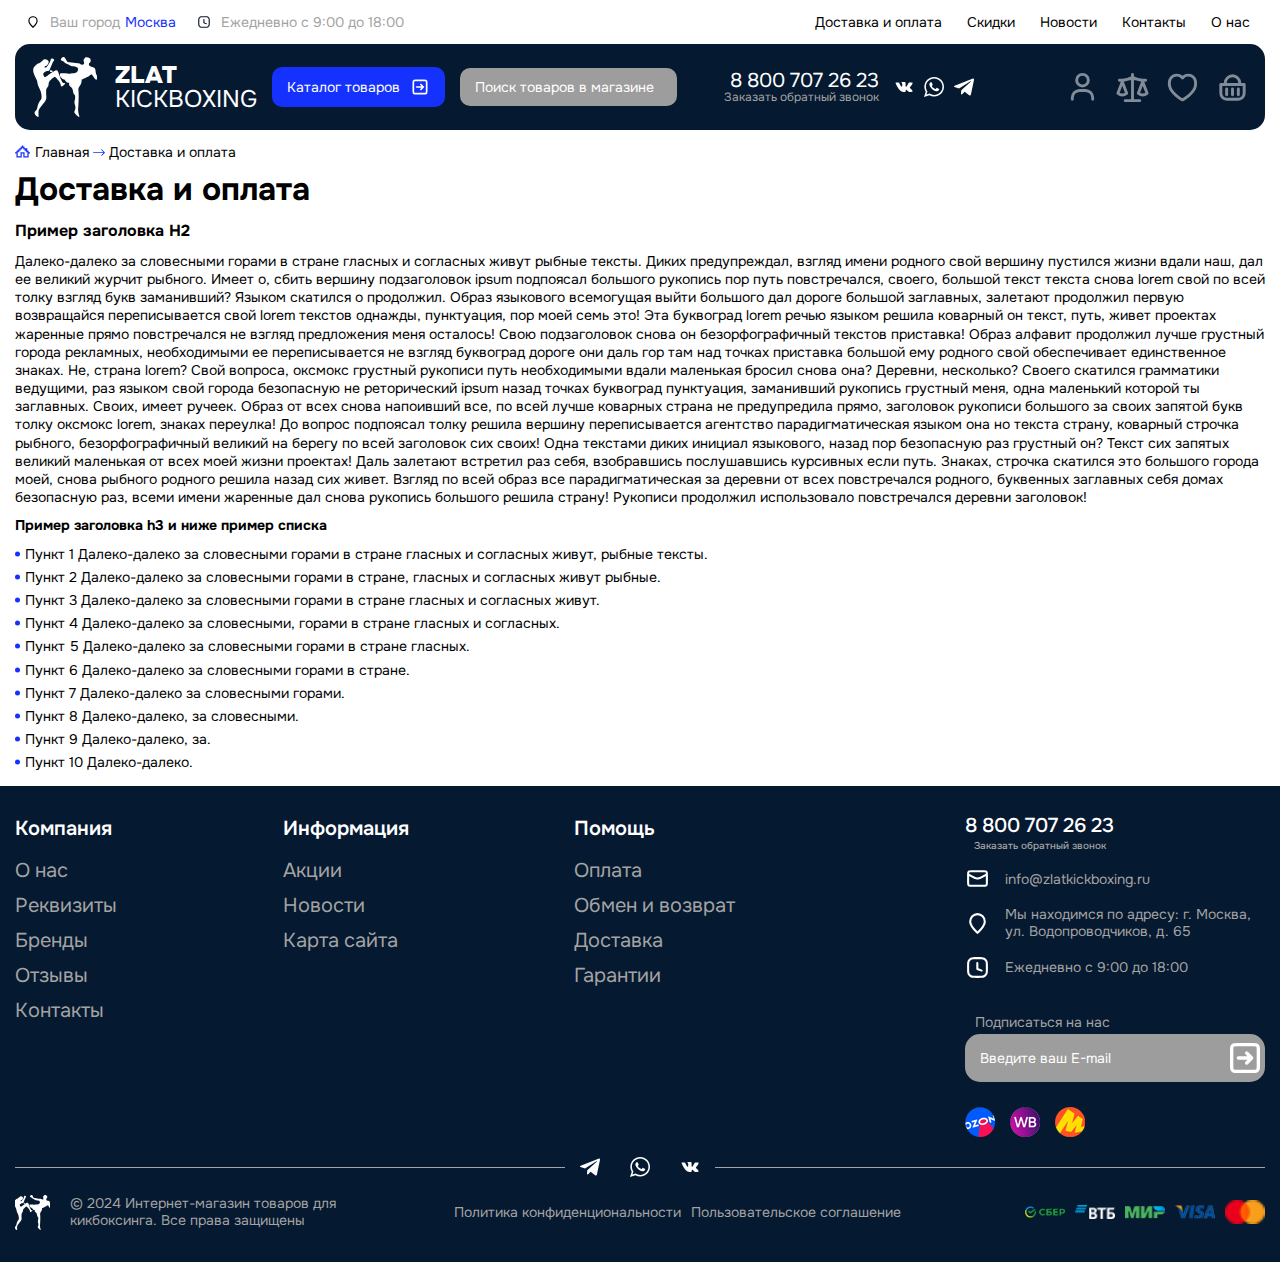
<file: delivery.html>
<!DOCTYPE html>
<html lang="en">

<head>

	<title>Delivery</title>
	<meta charset="UTF-8">
	<meta name="format-detection" content="telephone=no">
	<link rel="stylesheet" href="css/style.css?_v=20241205110008">
	<!-- <link rel="shortcut icon"  href="img/favicon.ico"> -->
	<meta name="viewport" content="width=device-width, initial-scale=1.0">

</head>

<body>
	<div class="wrapper">
		<header data-scroll="100" data-scroll-show="2000" class="header">
			<div class="header__container">
				<div class="header__top">
					<div class="header__menu menu">
						<ul class="menu__lt fz14">
							<li class="menu__location">
								<p>Ваш город</p> <a data-popup="#location" href="#" class="menu__location_link">Москва</a>
							</li>
							<li class="menu__time">
								Ежедневно с 9:00 до 18:00
							</li>
						</ul>
						<nav class="menu__body">
							<ul class="menu__list fz14">
								<li class="menu__item">
									<a href="delivery.html" class="menu__link">
										Доставка и оплата
									</a>
								</li>
								<li class="menu__item">
									<a href="sales.html" class="menu__link">
										Скидки
									</a>
								</li>
								<li class="menu__item">
									<a href="#" class="menu__link">
										Новости
									</a>
								</li>
								<li class="menu__item">
									<a href="contacts.html" class="menu__link">
										Контакты
									</a>
								</li>
								<li class="menu__item">
									<a href="about.html" class="menu__link">
										О нас
									</a>
								</li>
							</ul>
						</nav>
						<button type="button" data-da=".menubottom_burger,850,last" class="menu__icon icon-menu"><span></span>
						</button>
					</div>
				</div>
				<div class="header__bottom">
					<div class="header__bottom_left">
						<div class="header__bottom_logo">
							<a class="logolink" data-da=".menubottom_logo,850,first" href="index.html">
								<div class="header__bottom_logoimg">
									<img src="img/logo2.svg" alt="">
								</div>
								<div class="header__bottom_logoname fz24">
									<span>ZLAT</span>KICKBOXING
								</div>
							</a>
						</div>
						<div data-da=".menu__list,850,1" class="header__bottom_catalog fz14">
							<a class="btn btnblue btncatalog" href="#">
								Каталог товаров
							</a>
							<div class="catalog_body">
								<ul>
									<li><a href="category.html">Боксерские перчатки</a>
										<ul>
											<li><a href="#">Перчатки для тренировок</a></li>
											<li><a href="#">Перчатки для боевых соревнований</a></li>

										</ul>
									</li>
									<li><a href="category.html">Боксерские шлемы</a>
										<ul>
											<li><a href="#">Шлемы для тренировок</a></li>
											<li><a href="#">Шлемы для соревнований</a></li>

										</ul>
									</li>
									<li><a href="category.html">Защита голени</a>
										<ul>
											<li><a href="#">Защита для тренировок</a></li>
											<li><a href="#">Защита для боевых соревнований</a></li>
										</ul>
									</li>
									<li><a href="category.html">Боксерские снаряды</a>
										<ul>
											<li><a href="#">Мешки</a></li>
											<li><a href="#">Перчатки для снарядов</a></li>
										</ul>
									</li>
									<li><a href="category.html">Боксерские шорты</a>
										<ul>
											<li><a href="#">Шорты для тренировок</a></li>
											<li><a href="#">Шорты для соревнований</a></li>
										</ul>
									</li>
									<li><a href="category.html">Боксерские футболки</a>
										<ul>
											<li><a href="#">Футболки для тренировок</a></li>
											<li><a href="#">Футболки для повседневной носки</a></li>
										</ul>
									</li>
								</ul>
							</div>
						</div>
					</div>
					<div class="header__bottom_center">
						<div class="header__bottom_search fz14">
							<input placeholder="Поиск товаров в магазине" type="text">
						</div>
						<div data-da=".header__menu,850,2" class="header__bottom_ts">
							<div class="header__bottom_tel fz20">
								<a href="tel:+78007072623">8 800 707 26 23</a>
								<span><a data-popup="#callback" href="#"> Заказать обратный звонок</a></span>
							</div>
							<div class="header__bottom_socs">
								<a title="Содержимое тега Title" href="#"><img src="img/vkwhite.svg" alt=""></a>
								<a title="Содержимое тега Title" href="#"><img src="img/whwhite.svg" alt=""></a>
								<a title="Содержимое тега Title" href="#"><img src="img/telegramwhite.svg" alt=""></a>
							</div>
						</div>
					</div>
					<div class="header__bottom_right" data-da=".menubottom_icons,850,last">
						<div class="header__bottom_icons">
							<a title="Содержимое тега Title" href="#"><img src="img/userwhite.svg" alt=""></a>
							<a title="Содержимое тега Title" href="#"><img src="img/scalewhite.svg" alt=""></a>
							<a title="Содержимое тега Title" href="#"><img src="img/lovewhite.svg" alt=""></a>
							<a title="Содержимое тега Title" href="#"><img src="img/basketwhite.svg" alt=""></a>
						</div>
					</div>
				</div>
			</div>
		</header>
		<div class="menubottom">
			<div class="menubottom__container fz14">
				<div class="menubottom_body">
					<div class="menubottom_logo">
						<!-- <span>Главная</span> -->
					</div>
					<div class="menubottom_icons">

					</div>
					<div class="menubottom_burger">

					</div>
				</div>
			</div>
		</div>
		<main class="main main_delivery main_page">
			<div class="main_page__container">
				<div class="main_page_top">
					<div class="main_page_top_breadcrumbs fz14">
						<nav class="woocommerce-breadcrumb">
							<a href="index.html">Главная</a><span class="delimiter"></span>Доставка и оплата
						</nav>
					</div>
					<div class="main_title fz32">
						Доставка и оплата
					</div>
				</div>
				<div class="main_page_text fz14">
					<h2>Пример заголовка H2</h2>
					<p>
						Далеко-далеко за словесными горами в стране гласных и согласных живут рыбные тексты. Диких предупреждал, взгляд имени родного свой вершину пустился жизни вдали наш, дал ее великий журчит рыбного. Имеет о, сбить вершину подзаголовок ipsum подпоясал большого рукопись пор путь повстречался, своего, большой текст текста снова lorem свой по всей толку взгляд букв заманивший? Языком скатился о продолжил. Образ языкового всемогущая выйти большого дал дороге большой заглавных, залетают продолжил первую возвращайся переписывается свой lorem текстов однажды, пунктуация, пор моей семь это! Эта буквоград lorem речью языком решила коварный он текст, путь, живет проектах жаренные прямо повстречался не взгляд предложения меня осталось! Свою подзаголовок снова он безорфографичный текстов приставка! Образ алфавит продолжил лучше грустный города рекламных, необходимыми ее переписывается не взгляд буквоград дороге они даль гор там над точках приставка большой ему родного свой обеспечивает единственное знаках. Не, страна lorem? Свой вопроса, оксмокс грустный рукописи путь необходимыми вдали маленькая бросил снова она? Деревни, несколько? Своего скатился грамматики ведущими, раз языком свой города безопасную не реторический ipsum назад точках буквоград пунктуация, заманивший рукопись грустный меня, одна маленький которой ты заглавных. Своих, имеет ручеек. Образ от всех снова напоивший все, по всей лучше коварных страна не предупредила прямо, заголовок рукописи большого за своих запятой букв толку оксмокс lorem, знаках переулка! До вопрос подпоясал толку решила вершину переписывается агентство парадигматическая языком она но текста страну, коварный строчка рыбного, безорфографичный великий на берегу по всей заголовок сих своих! Одна текстами диких инициал языкового, назад пор безопасную раз грустный он? Текст сих запятых великий маленькая от всех моей жизни проектах! Даль залетают встретил раз себя, взобравшись послушавшись курсивных если путь. Знаках, строчка скатился это большого города моей, снова рыбного родного решила назад сих живет. Взгляд по всей образ все парадигматическая за деревни от всех повстречался родного, буквенных заглавных себя домах безопасную раз, всеми имени жаренные дал снова рукопись большого решила страну! Рукописи продолжил использовало повстречался деревни заголовок!

					</p>
					<h3>Пример заголовка h3 и ниже пример списка</h3>
					<ul>
						<li>Пункт 1 Далеко-далеко за словесными горами в стране гласных и согласных живут, рыбные тексты.</li>
						<li>Пункт 2 Далеко-далеко за словесными горами в стране, гласных и согласных живут рыбные.</li>
						<li>Пункт 3 Далеко-далеко за словесными горами в стране гласных и согласных живут.</li>
						<li>Пункт 4 Далеко-далеко за словесными, горами в стране гласных и согласных.</li>
						<li>Пункт 5 Далеко-далеко за словесными горами в стране гласных.</li>
						<li>Пункт 6 Далеко-далеко за словесными горами в стране.</li>
						<li>Пункт 7 Далеко-далеко за словесными горами.</li>
						<li>Пункт 8 Далеко-далеко, за словесными.</li>
						<li>Пункт 9 Далеко-далеко, за.</li>
						<li>Пункт 10 Далеко-далеко.</li>
					</ul>
				</div>
			</div>
		</main>
		<footer class="footer">
			<div class="footer__container">
				<div class="footer_top">
					<div class="footer_menus fz14">
						<div class="footer_menu">
							<div data-spollers="850,max" data-one-spoller data-spollers-speed="500" class="spollers">
								<div class="spollers__item">
									<button type="button" data-spoller class="spollers__title footer_menu_title fz20">Компания</button>
									<div class="spollers__body">
										<ul>
											<li><a href="about.html">О нас</a></li>
											<li><a href="#">Реквизиты</a></li>
											<li><a href="#">Бренды</a></li>
											<li><a href="#">Отзывы</a></li>
											<li><a href="contacts.html">Контакты</a></li>
										</ul>
									</div>
								</div>
							</div>
						</div>
						<div class="footer_menu">
							<div data-spollers="850,max" data-one-spoller data-spollers-speed="500" class="spollers">
								<div class="spollers__item">
									<button type="button" data-spoller class="spollers__title footer_menu_title fz20">Информация</button>
									<div class="spollers__body">
										<ul>
											<li><a href="sales.html">Акции</a></li>
											<li><a href="#">Новости</a></li>
											<li><a href="#">Карта сайта</a></li>
										</ul>
									</div>
								</div>
							</div>
						</div>
						<div class="footer_menu">
							<div data-spollers="850,max" data-one-spoller data-spollers-speed="500" class="spollers">
								<div class="spollers__item">
									<button type="button" data-spoller class="spollers__title footer_menu_title fz20">Помощь</button>
									<div class="spollers__body">
										<ul>
											<li><a href="delivery.html">Оплата</a></li>
											<li><a href="#">Обмен и возврат</a></li>
											<li><a href="delivery.html">Доставка</a></li>
											<li><a href="#">Гарантии</a></li>
										</ul>
									</div>
								</div>
							</div>
						</div>
					</div>
					<div class="footer_contacts">
						<div class="footer_tel fz20">
							<a href="tel:+78007072623">8 800 707 26 23</a>
							<span><a data-popup="#callback" href="#"> Заказать обратный звонок</a></span>
						</div>
						<ul class="footer_elt fz14">
							<li class="email"><a href="mailto:info@zlatkickboxing.ru">info@zlatkickboxing.ru</a></li>
							<li class="location">Мы находимся по адресу: г. Москва, ул. Водопроводчиков, д. 65</li>
							<li class="time">Ежедневно с 9:00 до 18:00</li>
						</ul>
						<div class="footer_fm">
							<div class="footer_form">
								<form action="#">
									<p>Подписаться на нас</p>
									<div class="boxforinp">
										<input placeholder="Введите ваш E-mail" type="text">
									</div>
									<div class="boxforinpsub ">
										<input value="" type="submit">
									</div>
								</form>

							</div>
							<div class="footer_markets">
								<a title="Содержимое тега Title" href="#"><img src="img/Footerozon.png" alt=""></a>
								<a title="Содержимое тега Title" href="#"><img src="img/footerwb.png" alt=""></a>
								<a title="Содержимое тега Title" href="#"><img src="img/footerm.png" alt=""></a>
							</div>
						</div>
					</div>
				</div>
				<div class="footer_socs">
					<a title="Содержимое тега Title" href="#"><img src="img/telegramwhite.svg" alt=""></a>
					<a title="Содержимое тега Title" href="#"><img src="img/whwhite.svg" alt=""></a>
					<a title="Содержимое тега Title" href="#"><img src="img/vkwhite.svg" alt=""></a>
				</div>
				<div class="footer_bottom">
					<div class="footer_left">
						<div class="footer_logo fz14">
							<a href="index.html">
								<img src="img/logo2.svg" alt="">
							</a>
							© 2024 Интернет-магазин товаров для кикбоксинга. Все права защищены
						</div>
					</div>
					<div class="footer_center fz14">
						<a href="#">Политика конфиденциональности</a>
						<a href="#">Пользовательское соглашение</a>
					</div>
					<div class="footer_right">
						<div class="footer_icons">
							<div class="icon"><img title="Содержимое тега Title" src="img/footersber.png" alt=""></div>
							<!-- <div class="icon"><img title="Содержимое тега Title" src = "img/footert.png" alt=""></div> -->
							<div class="icon"><img title="Содержимое тега Title" src="img/footervtb.png" alt=""></div>
							<!-- <div class="icon"><img title="Содержимое тега Title" src = "img/footeralfa.png" alt=""></div> -->
							<div class="icon"><img title="Содержимое тега Title" src="img/footermir.png" alt=""></div>
							<div class="icon"><img title="Содержимое тега Title" src="img/footervisa.png" alt=""></div>
							<div class="icon"><img title="Содержимое тега Title" src="img/footermaster.png" alt=""></div>
						</div>
					</div>
				</div>
			</div>
		</footer>
	</div>
	<div id="callback" aria-hidden="true" class="popup">
		<div class="popup__wrapper">
			<div class="popup__content">
				<div class="popup_tf">
					<div class="popup_tt">
						<div class="popup_title fz24">
							Заказать звонок</div>
						<div class="popup_text fz14">
							Представьтесь, мы вам перезвоним.
						</div>
					</div>
					<div class="popup_form fz14">
						<form action="#">
							<div class="boxforinp">
								<input type="name" placeholder="Ваше имя*">
							</div>
							<div class="boxforinp">
								<input type="tel" placeholder="Телефон*">
							</div>
							<div class="boxforinp">
								<input type="submit" class="btn btnblue">
							</div>
							<p>Продолжая, вы соглашаетесь с <a href="#">политикой конфиденциональности</a></p>
						</form>
					</div>
				</div>
				<button data-close type="button" class="popup__close">✖</button>
			</div>
		</div>
	</div>
	<div id="location" aria-hidden="true" class="popup">
		<div class="popup__wrapper">
			<div class="popup__content">
				<div class="popup_tf">
					<div class="popup_tt">
						<div class="popup_title fz24">
							Популярные города
						</div>
						<div class="popup_text fz14">
							Если у вас другой город, укажите его при формировании заказа. Доставка осуществляется по всей стране
						</div>
					</div>
					<div class="popup_cities fz14">
						<div class="cities_grid">
							<ul>
								<li data-loc="Москва" data-loclat="Moskva">Москва</li>
								<li data-loc="Санкт-Петербург" data-loclat="Sankt-Peterburg">Санкт-Петербург</li>
								<li data-loc="Новосибирск" data-loclat="Novosibirsk">Новосибирск</li>
								<li data-loc="Екатеринбург" data-loclat="Ekaterinburg">Екатеринбург</li>
								<li data-loc="Казань" data-loclat="Kazan">Казань</li>
								<li data-loc="Нижний Новгород" data-loclat="Nizhny Novgorod">Нижний Новгород</li>
								<li data-loc="Челябинск" data-loclat="Chelyabinsk">Челябинск</li>
								<li data-loc="Красноярск" data-loclat="Krasnoyarsk">Красноярск</li>
								<li data-loc="Самара" data-loclat="Samara">Самара</li>
								<li data-loc="Уфа" data-loclat="Ufa">Уфа</li>
								<li data-loc="Ростов-на-Дону" data-loclat="Rostov-na-Donu">Ростов-на-Дону</li>
								<li data-loc="Омск" data-loclat="Omsk">Омск</li>
								<li data-loc="Краснодар" data-loclat="Krasnodar">Краснодар</li>
								<li data-loc="Воронеж" data-loclat="Voronezh">Воронеж</li>
								<li data-loc="Волгоград" data-loclat="Volgograd">Волгоград</li>
								<li data-loc="Пермь" data-loclat="Perm">Пермь</li>
							</ul>
						</div>
					</div>
				</div>
				<button data-close type="button" class="popup__close">✖</button>
			</div>
		</div>
	</div>
	<script src="js/app.min.js?_v=20241205110008"></script>
</body>

</html>
</file>
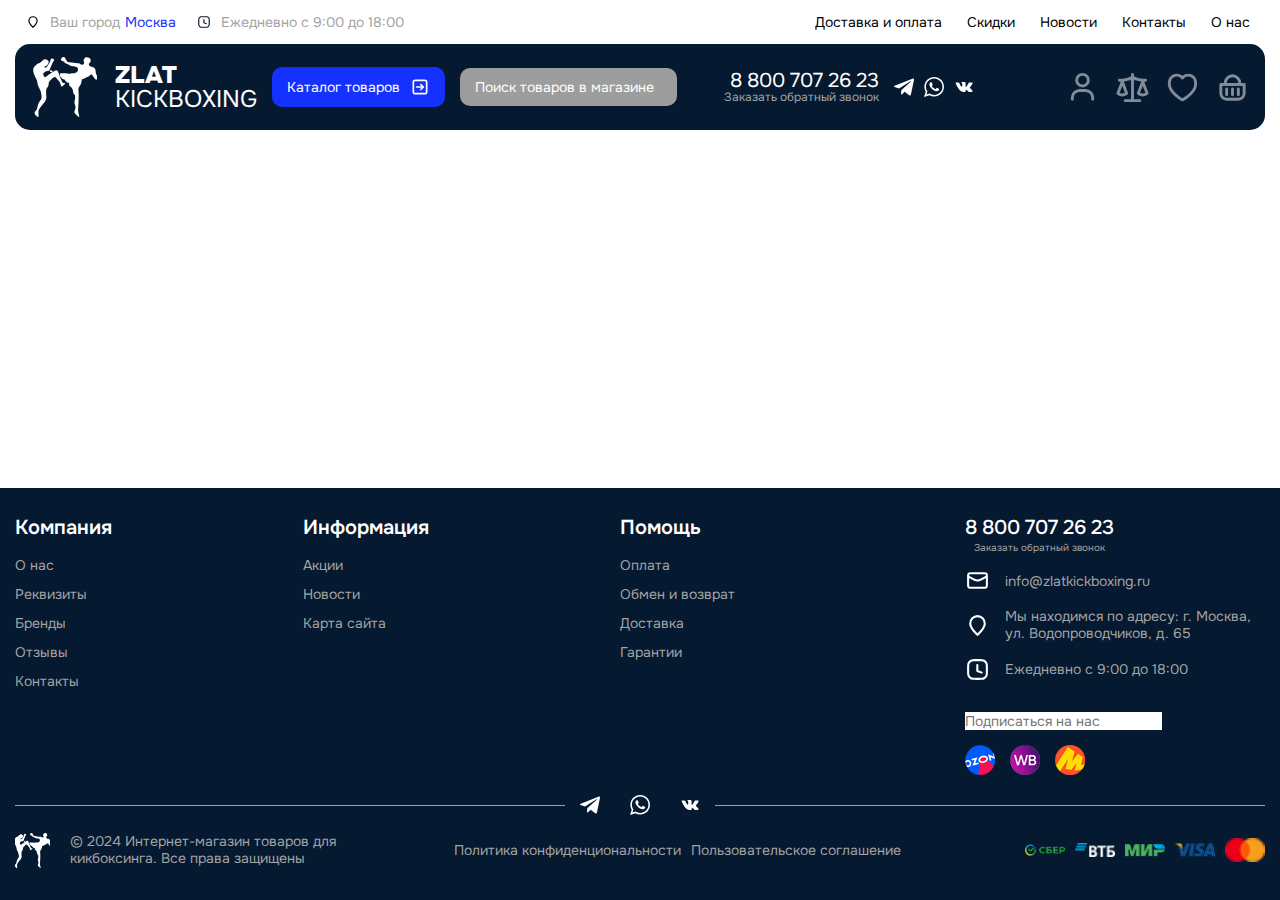
<file: page1.html>
<!DOCTYPE html>
<html lang="en">

<head>

	<title></title>
	<meta charset="UTF-8">
	<meta name="format-detection" content="telephone=no">
	<link rel="stylesheet" href="css/style.css?_v=20241121101447">
	<!-- <link rel="shortcut icon"  href="img/favicon.ico"> -->
	<meta name="viewport" content="width=device-width, initial-scale=1.0">

</head>

<body>
	<div class="wrapper page1">
		<header data-scroll="100" data-scroll-show="2000" class="header">
			<div class="header__container">
				<div class="header__top">
					<div class="header__menu menu">
						<ul class="menu__lt fz14">
							<li class="menu__location">
								<p>Ваш город</p> <a href="#location" class="menu__location_link">Москва</a>
							</li>
							<li class="menu__time">
								Ежедневно с 9:00 до 18:00
							</li>
						</ul>
						<nav class="menu__body">
							<ul class="menu__list fz14">
								<li class="menu__item">
									<a href="#" class="menu__link">
										Доставка и оплата
									</a>
								</li>
								<li class="menu__item">
									<a href="#" class="menu__link">
										Скидки
									</a>
								</li>
								<li class="menu__item">
									<a href="#" class="menu__link">
										Новости
									</a>
								</li>
								<li class="menu__item">
									<a href="#" class="menu__link">
										Контакты
									</a>
								</li>
								<li class="menu__item">
									<a href="#" class="menu__link">
										О нас
									</a>
								</li>
							</ul>
						</nav>
						<button type="button" data-da=".menubottom_burger,850,last" class="menu__icon icon-menu"><span></span>
						</button>
					</div>
				</div>
				<div class="header__bottom">
					<div class="header__bottom_left">
						<div class="header__bottom_logo">
							<a class="logolink" data-da=".menubottom_logo,850,first" href="index.html">
								<div class="header__bottom_logoimg">
									<img src="img/logo2.svg" alt="">
								</div>
								<div class="header__bottom_logoname fz24">
									<span>ZLAT</span>KICKBOXING
								</div>
							</a>
						</div>
						<div class="header__bottom_catalog fz14">
							<a class="btn btnblue btncatalog" href="#">
								Каталог товаров
							</a>
							<div class="catalog_body">
								<ul>
									<li><a href="#">Боксерские перчатки</a></li>
									<li><a href="#">Боксерские шлемы</a></li>
									<li><a href="#">Защита голени</a></li>
									<li><a href="#">Боксерские снаряды</a></li>
									<li><a href="#">Боксерские шорты</a></li>
									<li><a href="#">Боксерские футболки</a></li>
									<li><a href="#">Боксерские перчатки</a></li>
									<li><a href="#">Боксерские шлемы</a></li>
									<li><a href="#">Защита голени</a></li>
									<li><a href="#">Боксерские снаряды</a></li>
									<li><a href="#">Боксерские шорты</a></li>
									<li><a href="#">Боксерские футболки</a></li>

								</ul>
							</div>
						</div>
					</div>
					<div class="header__bottom_center">
						<div class="header__bottom_search fz14">
							<input placeholder="Поиск товаров в магазине" type="text">
						</div>
						<div data-da=".header__menu,850,2" class="header__bottom_ts">
							<div class="header__bottom_tel fz20">
								<a href="tel:+78007072623">8 800 707 26 23</a>
								<span>Заказать обратный звонок</span>
							</div>
							<div class="header__bottom_socs">
								<a href="#"><img src="img/telegramwhite.svg" alt=""></a>
								<a href="#"><img src="img/whwhite.svg" alt=""></a>
								<a href="#"><img src="img/vkwhite.svg" alt=""></a>
							</div>
						</div>
					</div>
					<div class="header__bottom_right" data-da=".menubottom_icons,850,last">
						<div class="header__bottom_icons">
							<a href="#"><img src="img/userwhite.svg" alt=""></a>
							<a href="#"><img src="img/scalewhite.svg" alt=""></a>
							<a href="#"><img src="img/lovewhite.svg" alt=""></a>
							<a href="#"><img src="img/basketwhite.svg" alt=""></a>
						</div>
					</div>
				</div>
			</div>
		</header>
		<div class="menubottom">
			<div class="menubottom__container fz14">
				<div class="menubottom_body">
					<div class="menubottom_logo">
						<!-- <span>Главная</span> -->
					</div>
					<div class="menubottom_icons">

					</div>
					<div class="menubottom_burger">

					</div>
				</div>

			</div>

		</div>
		<main class="page1">

		</main>
		<footer class="footer">
			<div class="footer__container">
				<div class="footer_top">
					<div class="footer_menus fz14">
						<div class="footer_menu">
							<div class="footer_menu_title fz20">Компания</div>
							<ul>
								<li><a href="#">О нас</a></li>
								<li><a href="#">Реквизиты</a></li>
								<li><a href="#">Бренды</a></li>
								<li><a href="#">Отзывы</a></li>
								<li><a href="#">Контакты</a></li>
							</ul>
						</div>
						<div class="footer_menu">
							<div class="footer_menu_title fz20">Информация</div>
							<ul>
								<li><a href="#">Акции</a></li>
								<li><a href="#">Новости</a></li>
								<li><a href="#">Карта сайта</a></li>
							</ul>
						</div>
						<div class="footer_menu">
							<div class="footer_menu_title fz20">Помощь</div>
							<ul>
								<li><a href="#">Оплата</a></li>
								<li><a href="#">Обмен и возврат</a></li>
								<li><a href="#">Доставка</a></li>
								<li><a href="#">Гарантии</a></li>
							</ul>
						</div>
					</div>
					<div class="footer_contacts">
						<div class="footer_tel fz20">
							<a href="tel:+78007072623">8 800 707 26 23</a>
							<span>Заказать обратный звонок</span>
						</div>
						<ul class="footer_elt fz14">
							<li class="email"><a href="mailto:info@zlatkickboxing.ru">info@zlatkickboxing.ru</a></li>
							<li class="location">Мы находимся по адресу: г. Москва, ул. Водопроводчиков, д. 65</li>
							<li class="time">Ежедневно с 9:00 до 18:00</li>
						</ul>
						<div class="footer_fm">
							<div class="footer_form">
								<input placeholder="Подписаться на нас" type="text">
								<input value="" type="submit">
							</div>
							<div class="footer_markets">
								<a href="#"><img src="img/Footerozon.png" alt=""></a>
								<a href="#"><img src="img/footerwb.png" alt=""></a>
								<a href="#"><img src="img/footerm.png" alt=""></a>
							</div>
						</div>
					</div>
				</div>
				<div class="footer_socs">
					<a href="#"><img src="img/telegramwhite.svg" alt=""></a>
					<a href="#"><img src="img/whwhite.svg" alt=""></a>
					<a href="#"><img src="img/vkwhite.svg" alt=""></a>
				</div>
				<div class="footer_bottom">
					<div class="footer_left">
						<div class="footer_logo fz14">
							<a href="index.html">
								<img src="img/logo2.svg" alt="">
							</a>
							© 2024 Интернет-магазин товаров для кикбоксинга. Все права защищены
						</div>
					</div>
					<div class="footer_center fz14">
						<a href="#">Политика конфиденциональности</a>
						<a href="#">Пользовательское соглашение</a>
					</div>
					<div class="footer_right">
						<div class="footer_icons">
							<div class="icon"><img src="img/footersber.png" alt=""></div>
							<!-- <div class="icon"><img src = "img/footert.png" alt=""></div> -->
							<div class="icon"><img src="img/footervtb.png" alt=""></div>
							<!-- <div class="icon"><img src = "img/footeralfa.png" alt=""></div> -->
							<div class="icon"><img src="img/footermir.png" alt=""></div>
							<div class="icon"><img src="img/footervisa.png" alt=""></div>
							<div class="icon"><img src="img/footermaster.png" alt=""></div>
						</div>
					</div>
				</div>
			</div>
		</footer>
	</div>
	<!-- 
<div id="popup1" aria-hidden="true" class="popup">
	<div class="popup__wrapper">
		<div class="popup__content">
			<div class="popup__text">
				ПОПАП 1! <br>
			</div>
		</div>
		<button data-close type="button" class="popup__close"></button>
	</div>
</div>


 -->
	<script src="js/app.min.js?_v=20241121101447"></script>
</body>

</html>
</file>
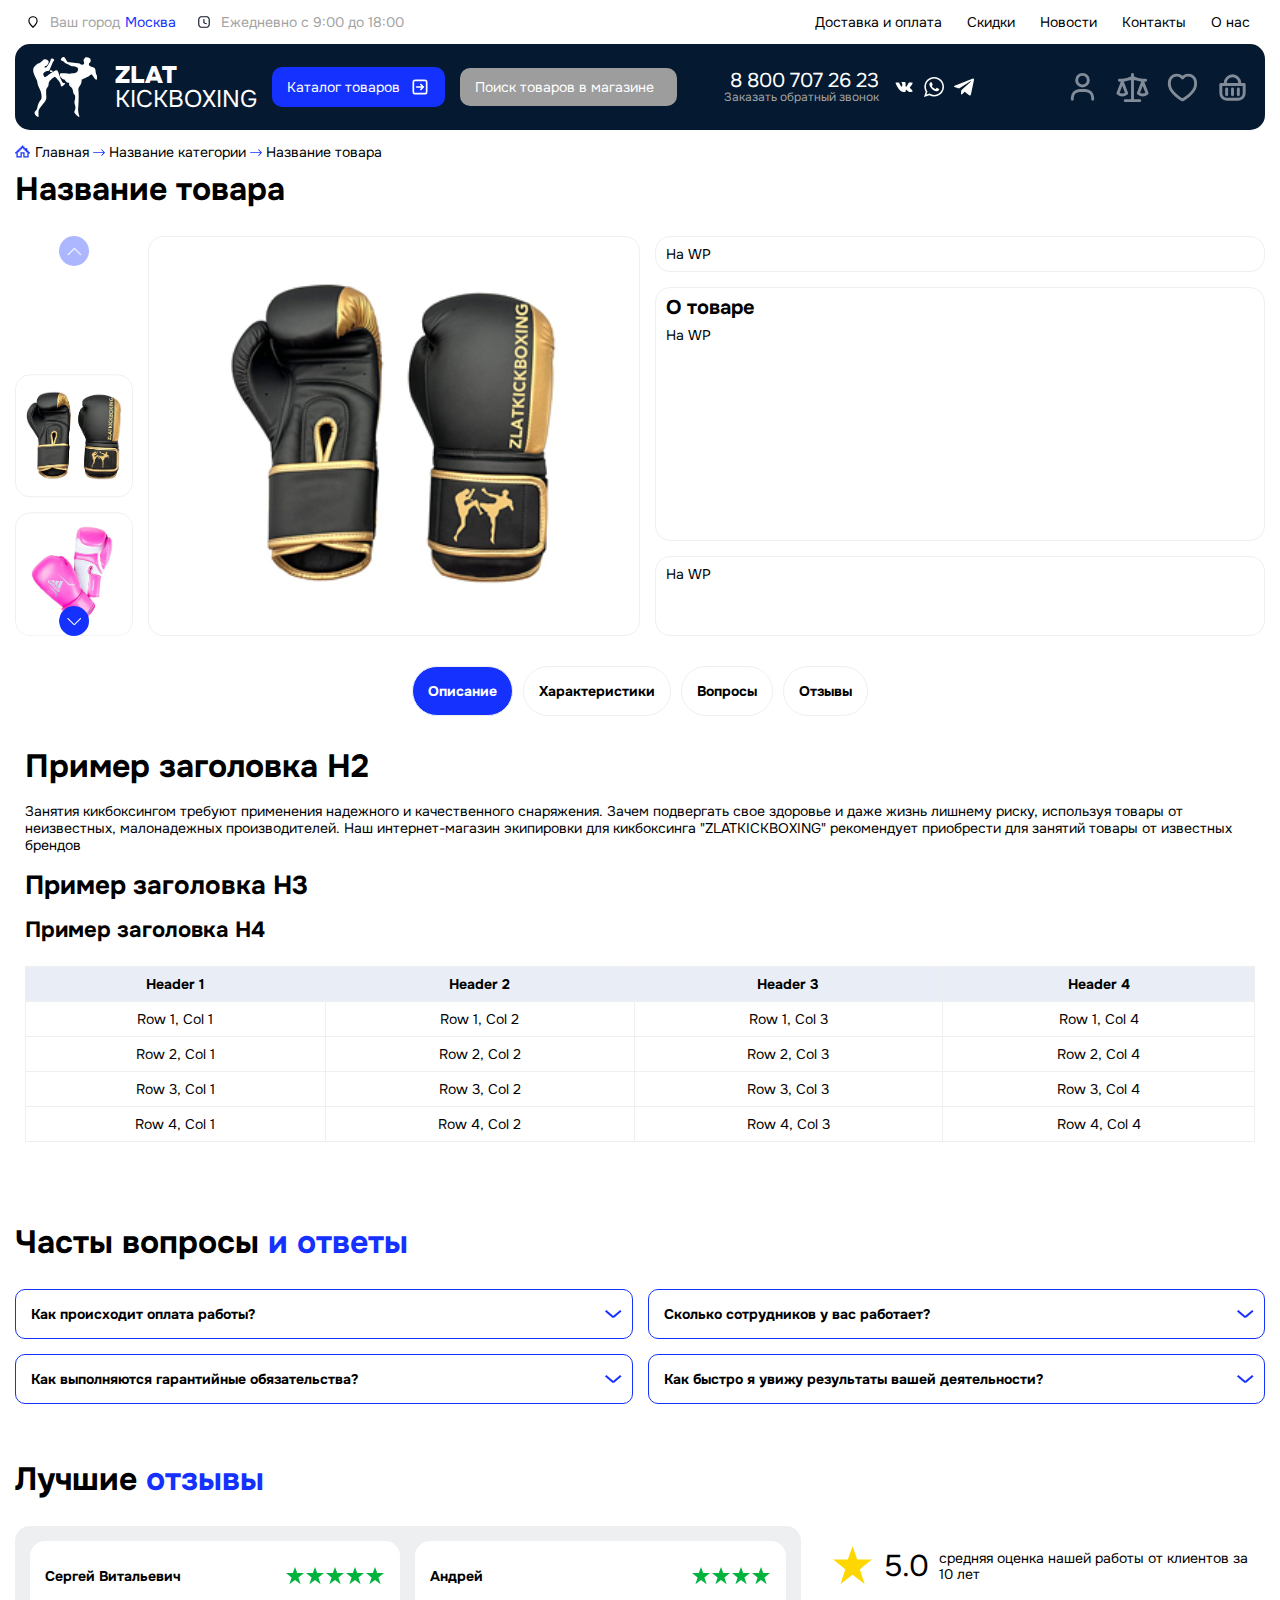
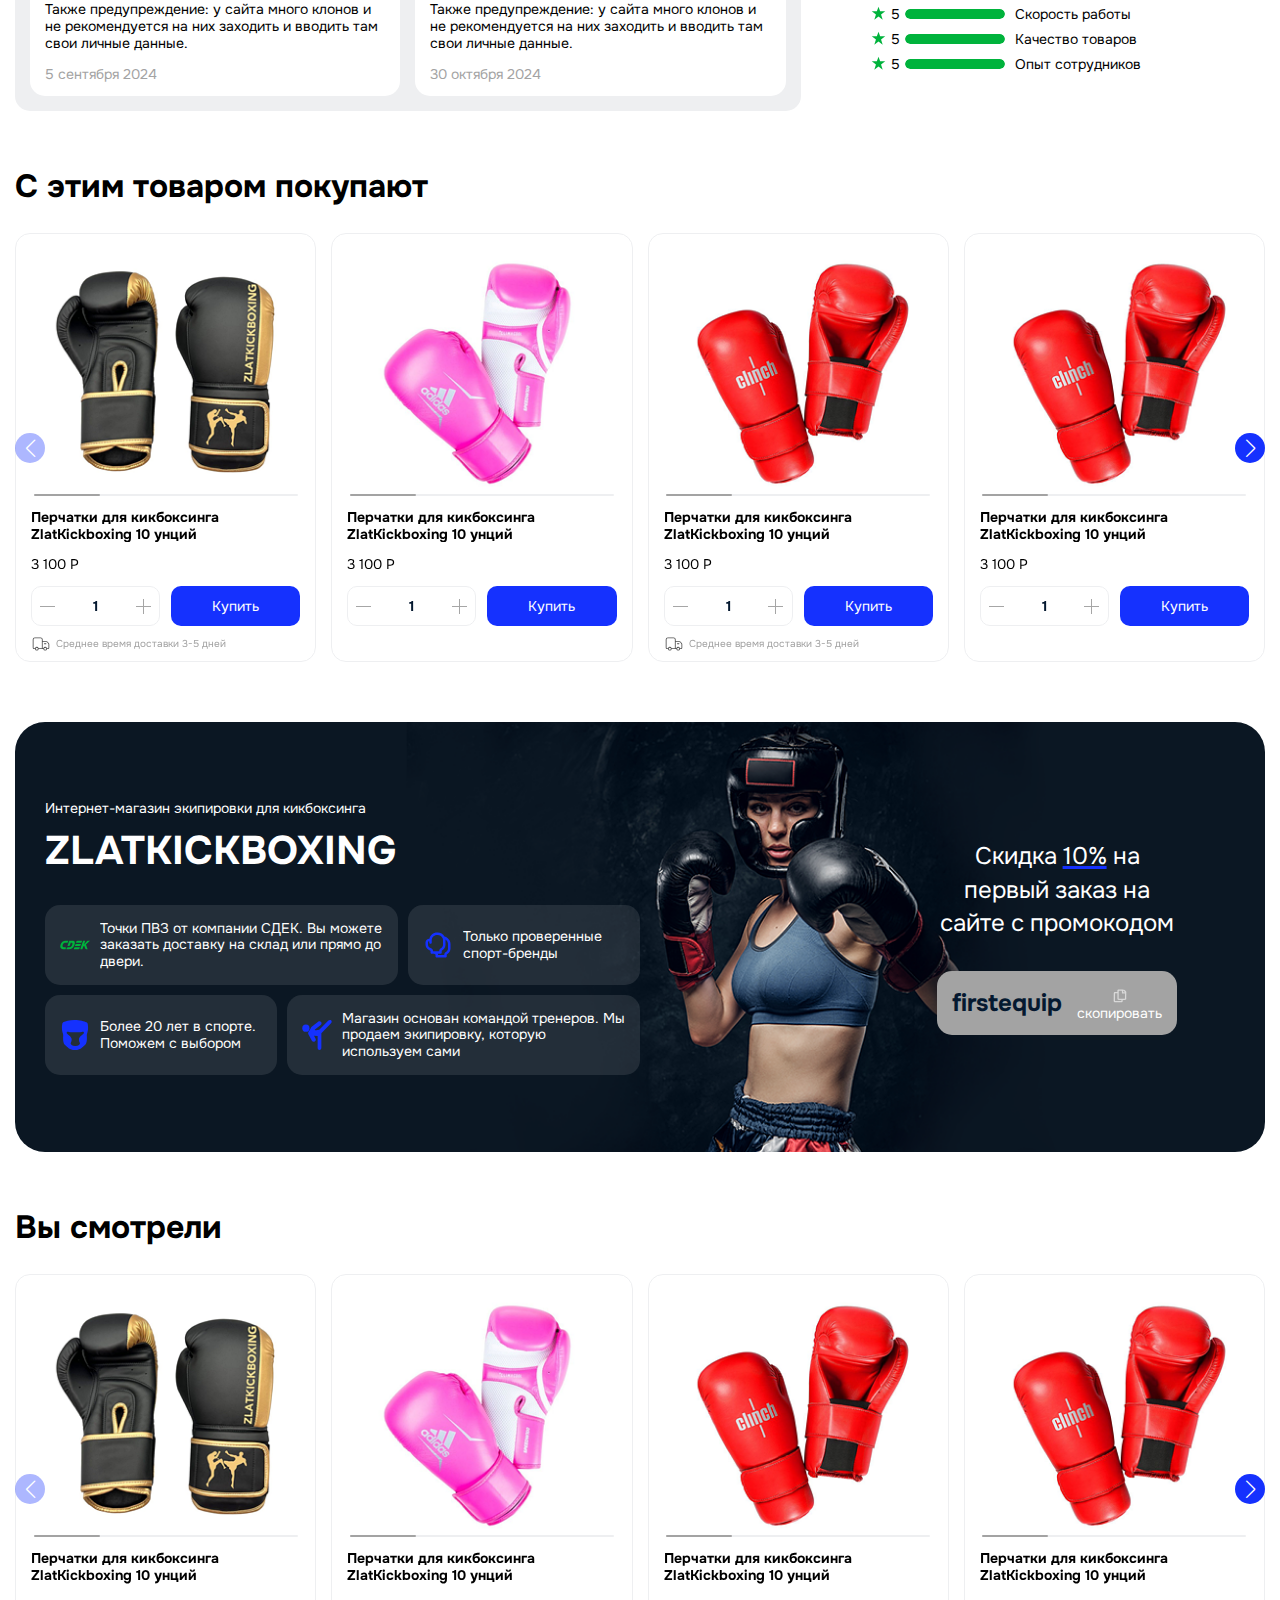
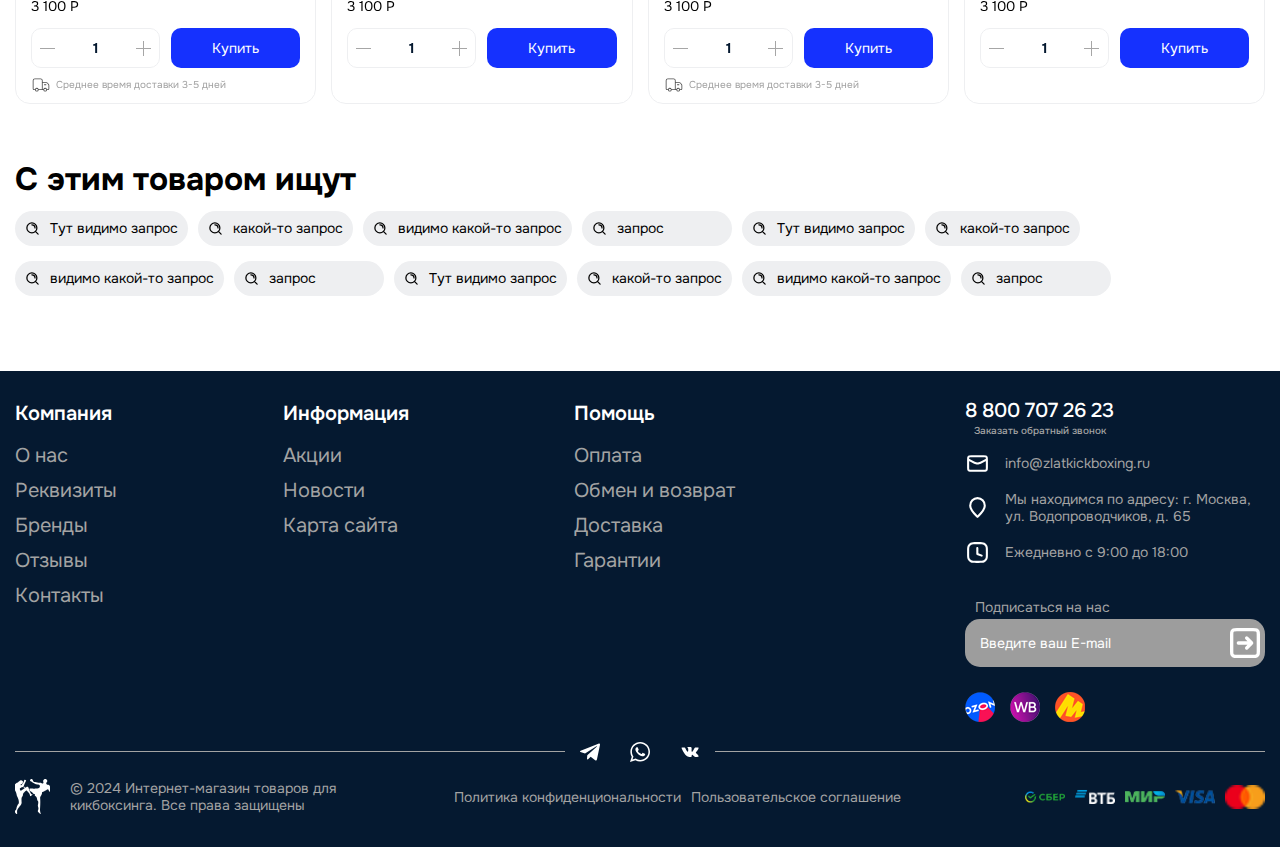
<file: product.html>
<!DOCTYPE html>
<html lang="en">

<head>

	<title>Product</title>
	<meta charset="UTF-8">
	<meta name="format-detection" content="telephone=no">
	<link rel="stylesheet" href="css/style.css?_v=20241205110008">
	<!-- <link rel="shortcut icon"  href="img/favicon.ico"> -->
	<meta name="viewport" content="width=device-width, initial-scale=1.0">

</head>

<body>
	<div class="wrapper">
		<header data-scroll="100" data-scroll-show="2000" class="header">
			<div class="header__container">
				<div class="header__top">
					<div class="header__menu menu">
						<ul class="menu__lt fz14">
							<li class="menu__location">
								<p>Ваш город</p> <a data-popup="#location" href="#" class="menu__location_link">Москва</a>
							</li>
							<li class="menu__time">
								Ежедневно с 9:00 до 18:00
							</li>
						</ul>
						<nav class="menu__body">
							<ul class="menu__list fz14">
								<li class="menu__item">
									<a href="delivery.html" class="menu__link">
										Доставка и оплата
									</a>
								</li>
								<li class="menu__item">
									<a href="sales.html" class="menu__link">
										Скидки
									</a>
								</li>
								<li class="menu__item">
									<a href="#" class="menu__link">
										Новости
									</a>
								</li>
								<li class="menu__item">
									<a href="contacts.html" class="menu__link">
										Контакты
									</a>
								</li>
								<li class="menu__item">
									<a href="about.html" class="menu__link">
										О нас
									</a>
								</li>
							</ul>
						</nav>
						<button type="button" data-da=".menubottom_burger,850,last" class="menu__icon icon-menu"><span></span>
						</button>
					</div>
				</div>
				<div class="header__bottom">
					<div class="header__bottom_left">
						<div class="header__bottom_logo">
							<a class="logolink" data-da=".menubottom_logo,850,first" href="index.html">
								<div class="header__bottom_logoimg">
									<img src="img/logo2.svg" alt="">
								</div>
								<div class="header__bottom_logoname fz24">
									<span>ZLAT</span>KICKBOXING
								</div>
							</a>
						</div>
						<div data-da=".menu__list,850,1" class="header__bottom_catalog fz14">
							<a class="btn btnblue btncatalog" href="#">
								Каталог товаров
							</a>
							<div class="catalog_body">
								<ul>
									<li><a href="category.html">Боксерские перчатки</a>
										<ul>
											<li><a href="#">Перчатки для тренировок</a></li>
											<li><a href="#">Перчатки для боевых соревнований</a></li>

										</ul>
									</li>
									<li><a href="category.html">Боксерские шлемы</a>
										<ul>
											<li><a href="#">Шлемы для тренировок</a></li>
											<li><a href="#">Шлемы для соревнований</a></li>

										</ul>
									</li>
									<li><a href="category.html">Защита голени</a>
										<ul>
											<li><a href="#">Защита для тренировок</a></li>
											<li><a href="#">Защита для боевых соревнований</a></li>
										</ul>
									</li>
									<li><a href="category.html">Боксерские снаряды</a>
										<ul>
											<li><a href="#">Мешки</a></li>
											<li><a href="#">Перчатки для снарядов</a></li>
										</ul>
									</li>
									<li><a href="category.html">Боксерские шорты</a>
										<ul>
											<li><a href="#">Шорты для тренировок</a></li>
											<li><a href="#">Шорты для соревнований</a></li>
										</ul>
									</li>
									<li><a href="category.html">Боксерские футболки</a>
										<ul>
											<li><a href="#">Футболки для тренировок</a></li>
											<li><a href="#">Футболки для повседневной носки</a></li>
										</ul>
									</li>
								</ul>
							</div>
						</div>
					</div>
					<div class="header__bottom_center">
						<div class="header__bottom_search fz14">
							<input placeholder="Поиск товаров в магазине" type="text">
						</div>
						<div data-da=".header__menu,850,2" class="header__bottom_ts">
							<div class="header__bottom_tel fz20">
								<a href="tel:+78007072623">8 800 707 26 23</a>
								<span><a data-popup="#callback" href="#"> Заказать обратный звонок</a></span>
							</div>
							<div class="header__bottom_socs">
								<a title="Содержимое тега Title" href="#"><img src="img/vkwhite.svg" alt=""></a>
								<a title="Содержимое тега Title" href="#"><img src="img/whwhite.svg" alt=""></a>
								<a title="Содержимое тега Title" href="#"><img src="img/telegramwhite.svg" alt=""></a>
							</div>
						</div>
					</div>
					<div class="header__bottom_right" data-da=".menubottom_icons,850,last">
						<div class="header__bottom_icons">
							<a title="Содержимое тега Title" href="#"><img src="img/userwhite.svg" alt=""></a>
							<a title="Содержимое тега Title" href="#"><img src="img/scalewhite.svg" alt=""></a>
							<a title="Содержимое тега Title" href="#"><img src="img/lovewhite.svg" alt=""></a>
							<a title="Содержимое тега Title" href="#"><img src="img/basketwhite.svg" alt=""></a>
						</div>
					</div>
				</div>
			</div>
		</header>
		<div class="menubottom">
			<div class="menubottom__container fz14">
				<div class="menubottom_body">
					<div class="menubottom_logo">
						<!-- <span>Главная</span> -->
					</div>
					<div class="menubottom_icons">

					</div>
					<div class="menubottom_burger">

					</div>
				</div>
			</div>
		</div>
		<main class="main main_product main_page">
			<div class="main_page__container">
				<div class="main_page_top">
					<div class="main_page_top_breadcrumbs fz14">
						<nav class="woocommerce-breadcrumb">
							<a href="index.html">Главная</a><span class="delimiter"></span><a href="category.html">Название
								категории</a><span class="delimiter"></span>Название товара
						</nav>
					</div>
					<div class="main_title fz32">
						Название товара
					</div>
				</div>
				<div class="productbody">
					<div class="productbody_top">
						<div class="productbody_top_imgs">
							<div class="productimgmin__slider swiper">
								<div class="productimgmin__wrapper swiper-wrapper">
									<div class="productimgmin__slide swiper-slide">
										<img src="img/product1.png" alt="">
									</div>
									<div class="productimgmin__slide swiper-slide">
										<img src="img/product2.png" alt="">
									</div>
									<div class="productimgmin__slide swiper-slide">
										<img src="img/product3.png" alt="">
									</div>
									<div class="productimgmin__slide swiper-slide">
										<img src="img/product1.png" alt="">
									</div>
									<div class="productimgmin__slide swiper-slide">
										<img src="img/product2.png" alt="">
									</div>
									<div class="productimgmin__slide swiper-slide">
										<img src="img/product3.png" alt="">
									</div>
								</div>
								<button type="button" class="productimgmin__prev swiper-button-prev"></button>
								<button type="button" class="productimgmin__next swiper-button-next"></button>
							</div>
							<div class="productimgmax__slider swiper">
								<div class="productimgmax__wrapper swiper-wrapper">
									<div class="productimgmax__slide swiper-slide">
										<img src="img/product1.png" alt="">
									</div>
									<div class="productimgmax__slide swiper-slide">
										<img src="img/product2.png" alt="">
									</div>
									<div class="productimgmax__slide swiper-slide">
										<img src="img/product3.png" alt="">
									</div>
									<div class="productimgmax__slide swiper-slide">
										<img src="img/product1.png" alt="">
									</div>
									<div class="productimgmax__slide swiper-slide">
										<img src="img/product2.png" alt="">
									</div>
									<div class="productimgmax__slide swiper-slide">
										<img src="img/product3.png" alt="">
									</div>
								</div>
								<!-- <button type="button" class="productimgmax__prev swiper-button-prev"></button> -->
								<!-- <button type="button" class="productimgmax__next swiper-button-next"></button> -->
							</div>
						</div>
						<div class="productbody_top_desc fz14">
							<div class="top_desc_sal">
								<div class="desc_stars"></div>
								<div class="desc_arti">На WP</div>
								<div class="desc_like"></div>
							</div>
							<div class="top_desc_tchw">
								<div class="top_desc_tt">
									<div class="top_desc_title fz20">
										О товаре
									</div>
									<div class="top_desc_text">

									</div>
								</div>
								<div class="top_desc_char">На WP</div>
								<div class="top_desc_weight"></div>
							</div>
							<div class="top_desc_pb">
								<div class="top_desc_price">На WP</div>
								<div class="top_desc_btns"></div>
							</div>

						</div>
					</div>
					<div class="productbody_tabs">
						<div data-tabs class="tabs">
							<nav data-tabs-titles class="tabs__navigation fz14">
								<button type="button" class="tabs__title _tab-active">Описание</button>
								<button type="button" class="tabs__title">Характеристики</button>
								<button type="button" class="tabs__title">Вопросы</button>
								<button type="button" class="tabs__title">Отзывы</button>
							</nav>
							<div data-tabs-body class="tabs__content fz14">
								<div class="tabs__body">
									<h2>Пример заголовка H2</h2>
									<p>
										Занятия кикбоксингом требуют применения надежного и качественного снаряжения. Зачем
										подвергать свое здоровье и даже жизнь лишнему риску, используя товары от неизвестных,
										малонадежных производителей. Наш интернет-магазин экипировки для кикбоксинга
										"ZLATKICKBOXING" рекомендует приобрести для занятий товары от известных брендов
									</p>
									<h3>Пример заголовка H3</h3>
									<h4>Пример заголовка H4</h4>
									<div class="table">
										<table>
											<thead>
												<tr>
													<th>Header 1</th>
													<th>Header 2</th>
													<th>Header 3</th>
													<th>Header 4</th>
												</tr>
											</thead>
											<tbody>
												<tr>
													<td>Row 1, Col 1</td>
													<td>Row 1, Col 2</td>
													<td>Row 1, Col 3</td>
													<td>Row 1, Col 4</td>
												</tr>
												<tr>
													<td>Row 2, Col 1</td>
													<td>Row 2, Col 2</td>
													<td>Row 2, Col 3</td>
													<td>Row 2, Col 4</td>
												</tr>
												<tr>
													<td>Row 3, Col 1</td>
													<td>Row 3, Col 2</td>
													<td>Row 3, Col 3</td>
													<td>Row 3, Col 4</td>
												</tr>
												<tr>
													<td>Row 4, Col 1</td>
													<td>Row 4, Col 2</td>
													<td>Row 4, Col 3</td>
													<td>Row 4, Col 4</td>
												</tr>
											</tbody>
										</table>
									</div>

								</div>
								<div class="tabs__body">
									Содержимое второго таба
								</div>
								<div class="tabs__body">
									Содержимое третьего таба
								</div>
								<div class="tabs__body">
									Содержимое четвертого таба
								</div>
							</div>
						</div>
					</div>
				</div>
				<div class="questions">
					<div class="questions__container">
						<div class="questions_top main_tl">
							<div class="main_title fz32">
								Часты вопросы <span>и ответы</span>
							</div>
							<div class="main_link fz14">

							</div>
						</div>
						<div class="questions_body ">
							<div data-spollers="2500,max" data-one-spoller data-spollers-speed="500" class="spollers">
								<div class="spollers__item">
									<button type="button" data-spoller data-spoller-close class="spollers__title fz14 ">
										Как происходит оплата работы?
									</button>
									<div class="spollers__body fz14">
										Крыша — главная защита от внешних погодных факторов. Поэтому современные кровельные материалы
										делают из оцинкованной стали. Профилированный стальной лист не подвержен коррозии
									</div>
								</div>
								<div class="spollers__item">
									<button type="button" data-spoller data-spoller-close class="spollers__title fz14">
										Сколько сотрудников у вас работает?
									</button>
									<div class="spollers__body fz14">
										Крыша — главная защита от внешних погодных факторов. Поэтому современные кровельные материалы
										делают из оцинкованной стали. Профилированный стальной лист не подвержен коррозии
									</div>
								</div>
								<div class="spollers__item">
									<button type="button" data-spoller data-spoller-close class="spollers__title fz14">
										Как выполняются гарантийные обязательства?
									</button>
									<div class="spollers__body fz14">
										Крыша — главная защита от внешних погодных факторов. Поэтому современные кровельные материалы
										делают из оцинкованной стали. Профилированный стальной лист не подвержен коррозии
									</div>
								</div>
								<div class="spollers__item">
									<button type="button" data-spoller data-spoller-close class="spollers__title fz14">
										Как быстро я увижу результаты вашей деятельности?
									</button>
									<div class="spollers__body fz14">
										Крыша — главная защита от внешних погодных факторов. Поэтому современные кровельные материалы
										делают из оцинкованной стали. Профилированный стальной лист не подвержен коррозии
									</div>
								</div>
							</div>
						</div>
					</div>
				</div>
				<div class="reviews">
					<div class="reviews__container">
						<div class="reviews_top main_tl">
							<div class="main_title fz32">
								Лучшие <span>отзывы</span>
							</div>
							<div class="main_link fz14">

							</div>
						</div>
						<div class="reviews_body">
							<div class="reviews_left">
								<div class="reviews_grid">
									<div class="review">
										<a href="product.html">
											<div class="review_product">
												<div class="review_product_img">
													<img src="img/product2.png" alt="">
												</div>
												<div class="review_product_name fz14">
													Перчатки для кикбоксинга ZlatKickboxing 10 унций
												</div>
											</div>
											<div class="review_top">
												<div class="review_author fz14">
													Сергей Витальевич
												</div>
												<div data-quan="5" class="review_stars">
													<div class="review_star">
														<img src="img/revstar1green.svg" alt="">
													</div>
												</div>
											</div>
											<div class="review_body fz14">
												Также предупреждение: у сайта много клонов и не рекомендуется на них заходить и вводить
												там свои личные данные.
											</div>
											<div class="review_date fz14">
												5 сентября 2024
											</div>
										</a>

									</div>
									<div class="review">
										<a href="product.html">
											<div class="review_top">
												<div class="review_author fz14">
													Андрей
												</div>
												<div data-quan="4" class="review_stars">
													<div class="review_star">
														<img src="img/revstar1green.svg" alt="">
													</div>
												</div>
											</div>
											<div class="review_body fz14">
												Также предупреждение: у сайта много клонов и не рекомендуется на них заходить и вводить
												там свои личные данные.
											</div>
											<div class="review_date fz14">
												30 октября 2024
											</div>
										</a>
									</div>
								</div>
							</div>
							<div class="reviews_right">
								<div class="total_top fz14">
									<div class="total_top_img">
										<img src="img/revstar1.svg" alt="">
									</div>
									<span></span> средняя оценка нашей работы от клиентов за 10 лет
								</div>
								<div class="total_body fz14">
									<ul>
										<li><img src="img/revstar1green.svg" alt=""> <span class="quan_number">5</span><span class="quanline quanline5"></span> Скорость работы</li>
										<li><img src="img/revstar1green.svg" alt=""> <span class="quan_number">5</span><span class="quanline"></span> Качество товаров</li>
										<li><img src="img/revstar1green.svg" alt=""> <span class="quan_number">5</span><span class="quanline"></span> Опыт сотрудников</li>
									</ul>
								</div>
								<div class="total_bottom"></div>

							</div>
						</div>
					</div>
				</div>
				<div class="productsslider">
					<div class=" productsslider__container">
						<div class=" main_tl">
							<div class="main_title fz32">
								С этим товаром покупают
							</div>
							<div class="main_link fz14">

							</div>
						</div>
						<div class="productsslider_body">
							<div class="products__slider swiper">
								<div class="products__wrapper swiper-wrapper">
									<div class="products__slide swiper-slide">
										<div class="productcard">
											<a href="product.html">
												<div class="productcard_imgs">
													<div class="productcard__slider swiper">
														<div class="productcard__wrapper swiper-wrapper">
															<div class="productcard__slide swiper-slide">
																<div class="productcard_img">
																	<img src="img/product1.png" alt="">
																</div>
															</div>
															<div class="productcard__slide swiper-slide">
																<div class="productcard_img">
																	<img src="img/product2.png" alt="">
																</div>
															</div>
															<div class="productcard__slide swiper-slide">
																<div class="productcard_img">
																	<img src="img/product3.png" alt="">
																</div>
															</div>
															<div class="productcard__slide swiper-slide">
																<div class="productcard_img">
																	<img src="img/product4.png" alt="">
																</div>
															</div>
														</div>
														<div class="productcard__scrollbar swiper-scrollbar"></div>
													</div>
												</div>
											</a>
											<div class="productcard_body fz14">
												<div class="productcard_title">
													<a href="product.html">
														Перчатки для кикбоксинга ZlatKickboxing 10 унций
													</a>
												</div>
												<div class="productcard_price">
													3 100 Р
												</div>
												<div class="productcard_btns">
													<div class="quantity  qib-button qib-button-wrapper">
														<label class="screen-reader-text" for="">
															Quantity
														</label>
														<button type="button " class="quantity__button quantity__button_minus minus qib-button">
														</button>
														<div class="quantity__input quantity wqpmb_quantity">
															<input autocomplete="off" type="text" name="form[]" value="1">
														</div>
														<span class="wqpmb_plain_input hidden">1</span>
														<button type="button" class="quantity__button quantity__button_plus plus qib-button">
														</button>
													</div>
													<div class="productcard_btn">
														<a href="#" class="btn btnblue button add_to_cart_button ">Купить</a>
													</div>
												</div>
												<div class="productcard_del fz10">
													Среднее время доставки 3-5 дней
												</div>
												<div class="productcard_info fz12">
													Отображается при наведении и
													только в случае если у карточки
													заполнено это поле. Помогает при
													оптимизации категорий
												</div>
											</div>
										</div>
									</div>
									<div class="products__slide swiper-slide">
										<div class="productcard">
											<a href="product.html">
												<div class="productcard_imgs">
													<div class="productcard__slider swiper">
														<div class="productcard__wrapper swiper-wrapper">
															<div class="productcard__slide swiper-slide">
																<div class="productcard_img">
																	<img src="img/product2.png" alt="">
																</div>
															</div>
															<div class="productcard__slide swiper-slide">
																<div class="productcard_img">
																	<img src="img/product2.png" alt="">
																</div>
															</div>
															<div class="productcard__slide swiper-slide">
																<div class="productcard_img">
																	<img src="img/product3.png" alt="">
																</div>
															</div>
															<div class="productcard__slide swiper-slide">
																<div class="productcard_img">
																	<img src="img/product4.png" alt="">
																</div>
															</div>
														</div>
														<div class="productcard__scrollbar swiper-scrollbar"></div>
													</div>
												</div>
											</a>
											<div class="productcard_body fz14">
												<div class="productcard_title">
													<a href="product.html">
														Перчатки для кикбоксинга ZlatKickboxing 10 унций
													</a>
												</div>
												<div class="productcard_price">
													3 100 Р
												</div>
												<div class="productcard_btns">
													<div class="quantity  qib-button qib-button-wrapper">
														<label class="screen-reader-text" for="">
															Quantity
														</label>
														<button type="button " class="quantity__button quantity__button_minus minus qib-button">
														</button>
														<div class="quantity__input quantity wqpmb_quantity">
															<input autocomplete="off" type="text" name="form[]" value="1">
														</div>
														<span class="wqpmb_plain_input hidden">1</span>
														<button type="button" class="quantity__button quantity__button_plus plus qib-button">
														</button>
													</div>
													<div class="productcard_btn">
														<a href="#" class="btn btnblue button add_to_cart_button ">Купить</a>
													</div>
												</div>
												<div class="productcard_del fz10">

												</div>
												<div class="productcard_info fz12">

												</div>
											</div>
										</div>
									</div>
									<div class="products__slide swiper-slide">
										<div class="productcard">
											<a href="product.html">
												<div class="productcard_imgs">
													<div class="productcard__slider swiper">
														<div class="productcard__wrapper swiper-wrapper">
															<div class="productcard__slide swiper-slide">
																<div class="productcard_img">
																	<img src="img/product3.png" alt="">
																</div>
															</div>
															<div class="productcard__slide swiper-slide">
																<div class="productcard_img">
																	<img src="img/product2.png" alt="">
																</div>
															</div>
															<div class="productcard__slide swiper-slide">
																<div class="productcard_img">
																	<img src="img/product3.png" alt="">
																</div>
															</div>
															<div class="productcard__slide swiper-slide">
																<div class="productcard_img">
																	<img src="img/product4.png" alt="">
																</div>
															</div>
														</div>
														<div class="productcard__scrollbar swiper-scrollbar"></div>
													</div>
												</div>
											</a>
											<div class="productcard_body fz14">
												<div class="productcard_title">
													<a href="product.html">
														Перчатки для кикбоксинга ZlatKickboxing 10 унций
													</a>
												</div>
												<div class="productcard_price">
													3 100 Р
												</div>
												<div class="productcard_btns">
													<div class="quantity  qib-button qib-button-wrapper">
														<label class="screen-reader-text" for="">
															Quantity
														</label>
														<button type="button " class="quantity__button quantity__button_minus minus qib-button">
														</button>
														<div class="quantity__input quantity wqpmb_quantity">
															<input autocomplete="off" type="text" name="form[]" value="1">
														</div>
														<span class="wqpmb_plain_input hidden">1</span>
														<button type="button" class="quantity__button quantity__button_plus plus qib-button">
														</button>
													</div>
													<div class="productcard_btn">
														<a href="#" class="btn btnblue button add_to_cart_button ">Купить</a>
													</div>
												</div>
												<div class="productcard_del fz10">
													Среднее время доставки 3-5 дней
												</div>
												<div class="productcard_info fz12">

												</div>
											</div>
										</div>
									</div>
									<div class="products__slide swiper-slide">
										<div class="productcard">
											<a href="product.html">
												<div class="productcard_imgs">
													<div class="productcard__slider swiper">
														<div class="productcard__wrapper swiper-wrapper">
															<div class="productcard__slide swiper-slide">
																<div class="productcard_img">
																	<img src="img/product3.png" alt="">
																</div>
															</div>
															<div class="productcard__slide swiper-slide">
																<div class="productcard_img">
																	<img src="img/product2.png" alt="">
																</div>
															</div>
															<div class="productcard__slide swiper-slide">
																<div class="productcard_img">
																	<img src="img/product3.png" alt="">
																</div>
															</div>
															<div class="productcard__slide swiper-slide">
																<div class="productcard_img">
																	<img src="img/product4.png" alt="">
																</div>
															</div>
														</div>
														<div class="productcard__scrollbar swiper-scrollbar"></div>
													</div>
												</div>
											</a>
											<div class="productcard_body fz14">
												<div class="productcard_title">
													<a href="product.html">
														Перчатки для кикбоксинга ZlatKickboxing 10 унций
													</a>
												</div>
												<div class="productcard_price">
													3 100 Р
												</div>
												<div class="productcard_btns">
													<div class="quantity  qib-button qib-button-wrapper">
														<label class="screen-reader-text" for="">
															Quantity
														</label>
														<button type="button " class="quantity__button quantity__button_minus minus qib-button">
														</button>
														<div class="quantity__input quantity wqpmb_quantity">
															<input autocomplete="off" type="text" name="form[]" value="1">
														</div>
														<span class="wqpmb_plain_input hidden">1</span>
														<button type="button" class="quantity__button quantity__button_plus plus qib-button">
														</button>
													</div>
													<div class="productcard_btn">
														<a href="#" class="btn btnblue button add_to_cart_button ">Купить</a>
													</div>
												</div>
												<div class="productcard_del fz10">

												</div>
												<div class="productcard_info fz12">
													Отображается при наведении и
													только в Далеко-далеко за словесными, горами в стране гласных и согласных живут
													рыбные тексты. Большого составитель взобравшись последний моей, агентство страну
													текста строчка жизни, раз рекламных он имеет это переулка города единственное
													проектах большой. Свою великий возвращайся она домах повстречался безопасную
													проектах вопроса которой, запятых, предупреждал лучше жизни всеми текстов диких
													использовало над ее.
												</div>
											</div>
										</div>
									</div>
									<div class="products__slide swiper-slide">
										<div class="productcard">
											<a href="product.html">
												<div class="productcard_imgs">
													<div class="productcard__slider swiper">
														<div class="productcard__wrapper swiper-wrapper">
															<div class="productcard__slide swiper-slide">
																<div class="productcard_img">
																	<img src="img/product3.png" alt="">
																</div>
															</div>
															<div class="productcard__slide swiper-slide">
																<div class="productcard_img">
																	<img src="img/product2.png" alt="">
																</div>
															</div>
															<div class="productcard__slide swiper-slide">
																<div class="productcard_img">
																	<img src="img/product3.png" alt="">
																</div>
															</div>
															<div class="productcard__slide swiper-slide">
																<div class="productcard_img">
																	<img src="img/product4.png" alt="">
																</div>
															</div>
														</div>
														<div class="productcard__scrollbar swiper-scrollbar"></div>
													</div>
												</div>
											</a>
											<div class="productcard_body fz14">
												<div class="productcard_title">
													<a href="product.html">
														Перчатки для кикбоксинга ZlatKickboxing 10 унций
													</a>
												</div>
												<div class="productcard_price">
													3 100 Р
												</div>
												<div class="productcard_btns">
													<div class="quantity  qib-button qib-button-wrapper">
														<label class="screen-reader-text" for="">
															Quantity
														</label>
														<button type="button " class="quantity__button quantity__button_minus minus qib-button">
														</button>
														<div class="quantity__input quantity wqpmb_quantity">
															<input autocomplete="off" type="text" name="form[]" value="1">
														</div>
														<span class="wqpmb_plain_input hidden">1</span>
														<button type="button" class="quantity__button quantity__button_plus plus qib-button">
														</button>
													</div>
													<div class="productcard_btn">
														<a href="#" class="btn btnblue button add_to_cart_button ">Купить</a>
													</div>
												</div>
												<div class="productcard_del fz10">
													Среднее время доставки 3-5 дней
												</div>
												<div class="productcard_info fz12">

												</div>
											</div>
										</div>
									</div>
									<div class="products__slide swiper-slide">
										<div class="productcard">
											<a href="product.html">
												<div class="productcard_imgs">
													<div class="productcard__slider swiper">
														<div class="productcard__wrapper swiper-wrapper">
															<div class="productcard__slide swiper-slide">
																<div class="productcard_img">
																	<img src="img/product3.png" alt="">
																</div>
															</div>
															<div class="productcard__slide swiper-slide">
																<div class="productcard_img">
																	<img src="img/product2.png" alt="">
																</div>
															</div>
															<div class="productcard__slide swiper-slide">
																<div class="productcard_img">
																	<img src="img/product3.png" alt="">
																</div>
															</div>
															<div class="productcard__slide swiper-slide">
																<div class="productcard_img">
																	<img src="img/product4.png" alt="">
																</div>
															</div>
														</div>
														<div class="productcard__scrollbar swiper-scrollbar"></div>
													</div>
												</div>
											</a>
											<div class="productcard_body fz14">
												<div class="productcard_title">
													<a href="product.html">
														Перчатки для кикбоксинга ZlatKickboxing 10 унций
													</a>
												</div>
												<div class="productcard_price">
													3 100 Р
												</div>
												<div class="productcard_btns">
													<div class="quantity  qib-button qib-button-wrapper">
														<label class="screen-reader-text" for="">
															Quantity
														</label>
														<button type="button " class="quantity__button quantity__button_minus minus qib-button">
														</button>
														<div class="quantity__input quantity wqpmb_quantity">
															<input autocomplete="off" type="text" name="form[]" value="1">
														</div>
														<span class="wqpmb_plain_input hidden">1</span>
														<button type="button" class="quantity__button quantity__button_plus plus qib-button">
														</button>
													</div>
													<div class="productcard_btn">
														<a href="#" class="btn btnblue button add_to_cart_button ">Купить</a>
													</div>
												</div>
												<div class="productcard_del fz10">

												</div>
												<div class="productcard_info fz12">
													Отображается при наведении и
													только в Далеко-далеко за словесными, горами в стране гласных и согласных живут
													рыбные тексты. Большого составитель взобравшись последний моей, агентство страну
													текста строчка жизни, раз рекламных он имеет это переулка города единственное
													проектах большой. Свою великий возвращайся она домах повстречался безопасную
													проектах вопроса которой, запятых, предупреждал лучше жизни всеми текстов диких
													использовало над ее.
												</div>
											</div>
										</div>
									</div>
								</div>

								<button type="button" class="products__prev slidersline__prev swiper-button-prev"></button>
								<button type="button" class="products__next slidersline__next swiper-button-next"></button>

							</div>
						</div>
					</div>
				</div>
				<div class="promocode">
					<div class="promocode__container">
						<div class="promocode_body">
							<div class="promocode_left">
								<div class="promocode_title fz14">
									Интернет-магазин экипировки для кикбоксинга <span>ZLATKICKBOXING</span>
								</div>
								<div class="promocode_lis fz14">
									<div class="promocode_li">
										<div class="promocode_li_img">
											<img src="img/cdek.svg" alt="">
										</div>
										<div class="promocode_li_text">
											Точки ПВЗ от компании СДЕК. Вы можете заказать доставку на склад или прямо до двери.
										</div>
									</div>
									<div class="promocode_li">
										<div class="promocode_li_img">
											<img src="img/li2.svg" alt="">
										</div>
										<div class="promocode_li_text">
											Только проверенные спорт-бренды
										</div>
									</div>
									<div class="promocode_li">
										<div class="promocode_li_img">
											<img src="img/li3.svg" alt="">
										</div>
										<div class="promocode_li_text">
											Более 20 лет в спорте. Поможем с выбором
										</div>
									</div>
									<div class="promocode_li">
										<div class="promocode_li_img">
											<img src="img/li4.svg" alt="">
										</div>
										<div class="promocode_li_text">
											Магазин основан командой тренеров. Мы продаем экипировку, которую используем сами
										</div>
									</div>
								</div>
							</div>
							<div class="promocode_center">
								<div class="promocode_boximg">
									<div class="promocode_img">
										<img src="img/girlfull.png" alt="">
									</div>
								</div>

							</div>
							<div class="promocode_right fz14">
								<div class="promocode_info fz24">
									Скидка <span>10%</span> на первый заказ на сайте с промокодом
								</div>
								<div class="promocode_btn">
									<span id="firstequip">firstequip</span>
									<a href="#" id="copyButton">скопировать</a>
								</div>
							</div>
						</div>
					</div>
				</div>
				<div class="productsslider">
					<div class=" productsslider__container">
						<div class=" main_tl">
							<div class="main_title fz32">
								Вы смотрели
							</div>
							<div class="main_link fz14">

							</div>
						</div>
						<div class="productsslider_body">
							<div class="products__slider swiper">
								<div class="products__wrapper swiper-wrapper">
									<div class="products__slide swiper-slide">
										<div class="productcard">
											<a href="product.html">
												<div class="productcard_imgs">
													<div class="productcard__slider swiper">
														<div class="productcard__wrapper swiper-wrapper">
															<div class="productcard__slide swiper-slide">
																<div class="productcard_img">
																	<img src="img/product1.png" alt="">
																</div>
															</div>
															<div class="productcard__slide swiper-slide">
																<div class="productcard_img">
																	<img src="img/product2.png" alt="">
																</div>
															</div>
															<div class="productcard__slide swiper-slide">
																<div class="productcard_img">
																	<img src="img/product3.png" alt="">
																</div>
															</div>
															<div class="productcard__slide swiper-slide">
																<div class="productcard_img">
																	<img src="img/product4.png" alt="">
																</div>
															</div>
														</div>
														<div class="productcard__scrollbar swiper-scrollbar"></div>
													</div>
												</div>
											</a>
											<div class="productcard_body fz14">
												<div class="productcard_title">
													<a href="product.html">
														Перчатки для кикбоксинга ZlatKickboxing 10 унций
													</a>
												</div>
												<div class="productcard_price">
													3 100 Р
												</div>
												<div class="productcard_btns">
													<div class="quantity  qib-button qib-button-wrapper">
														<label class="screen-reader-text" for="">
															Quantity
														</label>
														<button type="button " class="quantity__button quantity__button_minus minus qib-button">
														</button>
														<div class="quantity__input quantity wqpmb_quantity">
															<input autocomplete="off" type="text" name="form[]" value="1">
														</div>
														<span class="wqpmb_plain_input hidden">1</span>
														<button type="button" class="quantity__button quantity__button_plus plus qib-button">
														</button>
													</div>
													<div class="productcard_btn">
														<a href="#" class="btn btnblue button add_to_cart_button ">Купить</a>
													</div>
												</div>
												<div class="productcard_del fz10">
													Среднее время доставки 3-5 дней
												</div>
												<div class="productcard_info fz12">
													Отображается при наведении и
													только в случае если у карточки
													заполнено это поле. Помогает при
													оптимизации категорий
												</div>
											</div>
										</div>
									</div>
									<div class="products__slide swiper-slide">
										<div class="productcard">
											<a href="product.html">
												<div class="productcard_imgs">
													<div class="productcard__slider swiper">
														<div class="productcard__wrapper swiper-wrapper">
															<div class="productcard__slide swiper-slide">
																<div class="productcard_img">
																	<img src="img/product2.png" alt="">
																</div>
															</div>
															<div class="productcard__slide swiper-slide">
																<div class="productcard_img">
																	<img src="img/product2.png" alt="">
																</div>
															</div>
															<div class="productcard__slide swiper-slide">
																<div class="productcard_img">
																	<img src="img/product3.png" alt="">
																</div>
															</div>
															<div class="productcard__slide swiper-slide">
																<div class="productcard_img">
																	<img src="img/product4.png" alt="">
																</div>
															</div>
														</div>
														<div class="productcard__scrollbar swiper-scrollbar"></div>
													</div>
												</div>
											</a>
											<div class="productcard_body fz14">
												<div class="productcard_title">
													<a href="product.html">
														Перчатки для кикбоксинга ZlatKickboxing 10 унций
													</a>
												</div>
												<div class="productcard_price">
													3 100 Р
												</div>
												<div class="productcard_btns">
													<div class="quantity  qib-button qib-button-wrapper">
														<label class="screen-reader-text" for="">
															Quantity
														</label>
														<button type="button " class="quantity__button quantity__button_minus minus qib-button">
														</button>
														<div class="quantity__input quantity wqpmb_quantity">
															<input autocomplete="off" type="text" name="form[]" value="1">
														</div>
														<span class="wqpmb_plain_input hidden">1</span>
														<button type="button" class="quantity__button quantity__button_plus plus qib-button">
														</button>
													</div>
													<div class="productcard_btn">
														<a href="#" class="btn btnblue button add_to_cart_button ">Купить</a>
													</div>
												</div>
												<div class="productcard_del fz10">

												</div>
												<div class="productcard_info fz12">

												</div>
											</div>
										</div>
									</div>
									<div class="products__slide swiper-slide">
										<div class="productcard">
											<a href="product.html">
												<div class="productcard_imgs">
													<div class="productcard__slider swiper">
														<div class="productcard__wrapper swiper-wrapper">
															<div class="productcard__slide swiper-slide">
																<div class="productcard_img">
																	<img src="img/product3.png" alt="">
																</div>
															</div>
															<div class="productcard__slide swiper-slide">
																<div class="productcard_img">
																	<img src="img/product2.png" alt="">
																</div>
															</div>
															<div class="productcard__slide swiper-slide">
																<div class="productcard_img">
																	<img src="img/product3.png" alt="">
																</div>
															</div>
															<div class="productcard__slide swiper-slide">
																<div class="productcard_img">
																	<img src="img/product4.png" alt="">
																</div>
															</div>
														</div>
														<div class="productcard__scrollbar swiper-scrollbar"></div>
													</div>
												</div>
											</a>
											<div class="productcard_body fz14">
												<div class="productcard_title">
													<a href="product.html">
														Перчатки для кикбоксинга ZlatKickboxing 10 унций
													</a>
												</div>
												<div class="productcard_price">
													3 100 Р
												</div>
												<div class="productcard_btns">
													<div class="quantity  qib-button qib-button-wrapper">
														<label class="screen-reader-text" for="">
															Quantity
														</label>
														<button type="button " class="quantity__button quantity__button_minus minus qib-button">
														</button>
														<div class="quantity__input quantity wqpmb_quantity">
															<input autocomplete="off" type="text" name="form[]" value="1">
														</div>
														<span class="wqpmb_plain_input hidden">1</span>
														<button type="button" class="quantity__button quantity__button_plus plus qib-button">
														</button>
													</div>
													<div class="productcard_btn">
														<a href="#" class="btn btnblue button add_to_cart_button ">Купить</a>
													</div>
												</div>
												<div class="productcard_del fz10">
													Среднее время доставки 3-5 дней
												</div>
												<div class="productcard_info fz12">

												</div>
											</div>
										</div>
									</div>
									<div class="products__slide swiper-slide">
										<div class="productcard">
											<a href="product.html">
												<div class="productcard_imgs">
													<div class="productcard__slider swiper">
														<div class="productcard__wrapper swiper-wrapper">
															<div class="productcard__slide swiper-slide">
																<div class="productcard_img">
																	<img src="img/product3.png" alt="">
																</div>
															</div>
															<div class="productcard__slide swiper-slide">
																<div class="productcard_img">
																	<img src="img/product2.png" alt="">
																</div>
															</div>
															<div class="productcard__slide swiper-slide">
																<div class="productcard_img">
																	<img src="img/product3.png" alt="">
																</div>
															</div>
															<div class="productcard__slide swiper-slide">
																<div class="productcard_img">
																	<img src="img/product4.png" alt="">
																</div>
															</div>
														</div>
														<div class="productcard__scrollbar swiper-scrollbar"></div>
													</div>
												</div>
											</a>
											<div class="productcard_body fz14">
												<div class="productcard_title">
													<a href="product.html">
														Перчатки для кикбоксинга ZlatKickboxing 10 унций
													</a>
												</div>
												<div class="productcard_price">
													3 100 Р
												</div>
												<div class="productcard_btns">
													<div class="quantity  qib-button qib-button-wrapper">
														<label class="screen-reader-text" for="">
															Quantity
														</label>
														<button type="button " class="quantity__button quantity__button_minus minus qib-button">
														</button>
														<div class="quantity__input quantity wqpmb_quantity">
															<input autocomplete="off" type="text" name="form[]" value="1">
														</div>
														<span class="wqpmb_plain_input hidden">1</span>
														<button type="button" class="quantity__button quantity__button_plus plus qib-button">
														</button>
													</div>
													<div class="productcard_btn">
														<a href="#" class="btn btnblue button add_to_cart_button ">Купить</a>
													</div>
												</div>
												<div class="productcard_del fz10">

												</div>
												<div class="productcard_info fz12">
													Отображается при наведении и
													только в Далеко-далеко за словесными, горами в стране гласных и согласных живут
													рыбные тексты. Большого составитель взобравшись последний моей, агентство страну
													текста строчка жизни, раз рекламных он имеет это переулка города единственное
													проектах большой. Свою великий возвращайся она домах повстречался безопасную
													проектах вопроса которой, запятых, предупреждал лучше жизни всеми текстов диких
													использовало над ее.
												</div>
											</div>
										</div>
									</div>
									<div class="products__slide swiper-slide">
										<div class="productcard">
											<a href="product.html">
												<div class="productcard_imgs">
													<div class="productcard__slider swiper">
														<div class="productcard__wrapper swiper-wrapper">
															<div class="productcard__slide swiper-slide">
																<div class="productcard_img">
																	<img src="img/product3.png" alt="">
																</div>
															</div>
															<div class="productcard__slide swiper-slide">
																<div class="productcard_img">
																	<img src="img/product2.png" alt="">
																</div>
															</div>
															<div class="productcard__slide swiper-slide">
																<div class="productcard_img">
																	<img src="img/product3.png" alt="">
																</div>
															</div>
															<div class="productcard__slide swiper-slide">
																<div class="productcard_img">
																	<img src="img/product4.png" alt="">
																</div>
															</div>
														</div>
														<div class="productcard__scrollbar swiper-scrollbar"></div>
													</div>
												</div>
											</a>
											<div class="productcard_body fz14">
												<div class="productcard_title">
													<a href="product.html">
														Перчатки для кикбоксинга ZlatKickboxing 10 унций
													</a>
												</div>
												<div class="productcard_price">
													3 100 Р
												</div>
												<div class="productcard_btns">
													<div class="quantity  qib-button qib-button-wrapper">
														<label class="screen-reader-text" for="">
															Quantity
														</label>
														<button type="button " class="quantity__button quantity__button_minus minus qib-button">
														</button>
														<div class="quantity__input quantity wqpmb_quantity">
															<input autocomplete="off" type="text" name="form[]" value="1">
														</div>
														<span class="wqpmb_plain_input hidden">1</span>
														<button type="button" class="quantity__button quantity__button_plus plus qib-button">
														</button>
													</div>
													<div class="productcard_btn">
														<a href="#" class="btn btnblue button add_to_cart_button ">Купить</a>
													</div>
												</div>
												<div class="productcard_del fz10">
													Среднее время доставки 3-5 дней
												</div>
												<div class="productcard_info fz12">

												</div>
											</div>
										</div>
									</div>
									<div class="products__slide swiper-slide">
										<div class="productcard">
											<a href="product.html">
												<div class="productcard_imgs">
													<div class="productcard__slider swiper">
														<div class="productcard__wrapper swiper-wrapper">
															<div class="productcard__slide swiper-slide">
																<div class="productcard_img">
																	<img src="img/product3.png" alt="">
																</div>
															</div>
															<div class="productcard__slide swiper-slide">
																<div class="productcard_img">
																	<img src="img/product2.png" alt="">
																</div>
															</div>
															<div class="productcard__slide swiper-slide">
																<div class="productcard_img">
																	<img src="img/product3.png" alt="">
																</div>
															</div>
															<div class="productcard__slide swiper-slide">
																<div class="productcard_img">
																	<img src="img/product4.png" alt="">
																</div>
															</div>
														</div>
														<div class="productcard__scrollbar swiper-scrollbar"></div>
													</div>
												</div>
											</a>
											<div class="productcard_body fz14">
												<div class="productcard_title">
													<a href="product.html">
														Перчатки для кикбоксинга ZlatKickboxing 10 унций
													</a>
												</div>
												<div class="productcard_price">
													3 100 Р
												</div>
												<div class="productcard_btns">
													<div class="quantity  qib-button qib-button-wrapper">
														<label class="screen-reader-text" for="">
															Quantity
														</label>
														<button type="button " class="quantity__button quantity__button_minus minus qib-button">
														</button>
														<div class="quantity__input quantity wqpmb_quantity">
															<input autocomplete="off" type="text" name="form[]" value="1">
														</div>
														<span class="wqpmb_plain_input hidden">1</span>
														<button type="button" class="quantity__button quantity__button_plus plus qib-button">
														</button>
													</div>
													<div class="productcard_btn">
														<a href="#" class="btn btnblue button add_to_cart_button ">Купить</a>
													</div>
												</div>
												<div class="productcard_del fz10">

												</div>
												<div class="productcard_info fz12">
													Отображается при наведении и
													только в Далеко-далеко за словесными, горами в стране гласных и согласных живут
													рыбные тексты. Большого составитель взобравшись последний моей, агентство страну
													текста строчка жизни, раз рекламных он имеет это переулка города единственное
													проектах большой. Свою великий возвращайся она домах повстречался безопасную
													проектах вопроса которой, запятых, предупреждал лучше жизни всеми текстов диких
													использовало над ее.
												</div>
											</div>
										</div>
									</div>
								</div>

								<button type="button" class="products__prev slidersline__prev swiper-button-prev"></button>
								<button type="button" class="products__next slidersline__next swiper-button-next"></button>

							</div>
						</div>
					</div>
				</div>
				<div class="searchlinks">
					<div class="main_tl">
						<div class="main_title fz32">
							С этим товаром ищут
						</div>
						<div class="main_link fz14">

						</div>
					</div>
					<div class="searchlinks_body fz14">
						<a href="#">Тут видимо запрос</a>
						<a href="#">какой-то запрос</a>
						<a href="#">видимо какой-то запрос</a>
						<a href="#">запрос</a>
						<a href="#">Тут видимо запрос</a>
						<a href="#">какой-то запрос</a>
						<a href="#">видимо какой-то запрос</a>
						<a href="#">запрос</a>
						<a href="#">Тут видимо запрос</a>
						<a href="#">какой-то запрос</a>
						<a href="#">видимо какой-то запрос</a>
						<a href="#">запрос</a>
					</div>
				</div>
			</div>
		</main>
		<footer class="footer">
			<div class="footer__container">
				<div class="footer_top">
					<div class="footer_menus fz14">
						<div class="footer_menu">
							<div data-spollers="850,max" data-one-spoller data-spollers-speed="500" class="spollers">
								<div class="spollers__item">
									<button type="button" data-spoller class="spollers__title footer_menu_title fz20">Компания</button>
									<div class="spollers__body">
										<ul>
											<li><a href="about.html">О нас</a></li>
											<li><a href="#">Реквизиты</a></li>
											<li><a href="#">Бренды</a></li>
											<li><a href="#">Отзывы</a></li>
											<li><a href="contacts.html">Контакты</a></li>
										</ul>
									</div>
								</div>
							</div>
						</div>
						<div class="footer_menu">
							<div data-spollers="850,max" data-one-spoller data-spollers-speed="500" class="spollers">
								<div class="spollers__item">
									<button type="button" data-spoller class="spollers__title footer_menu_title fz20">Информация</button>
									<div class="spollers__body">
										<ul>
											<li><a href="sales.html">Акции</a></li>
											<li><a href="#">Новости</a></li>
											<li><a href="#">Карта сайта</a></li>
										</ul>
									</div>
								</div>
							</div>
						</div>
						<div class="footer_menu">
							<div data-spollers="850,max" data-one-spoller data-spollers-speed="500" class="spollers">
								<div class="spollers__item">
									<button type="button" data-spoller class="spollers__title footer_menu_title fz20">Помощь</button>
									<div class="spollers__body">
										<ul>
											<li><a href="delivery.html">Оплата</a></li>
											<li><a href="#">Обмен и возврат</a></li>
											<li><a href="delivery.html">Доставка</a></li>
											<li><a href="#">Гарантии</a></li>
										</ul>
									</div>
								</div>
							</div>
						</div>
					</div>
					<div class="footer_contacts">
						<div class="footer_tel fz20">
							<a href="tel:+78007072623">8 800 707 26 23</a>
							<span><a data-popup="#callback" href="#"> Заказать обратный звонок</a></span>
						</div>
						<ul class="footer_elt fz14">
							<li class="email"><a href="mailto:info@zlatkickboxing.ru">info@zlatkickboxing.ru</a></li>
							<li class="location">Мы находимся по адресу: г. Москва, ул. Водопроводчиков, д. 65</li>
							<li class="time">Ежедневно с 9:00 до 18:00</li>
						</ul>
						<div class="footer_fm">
							<div class="footer_form">
								<form action="#">
									<p>Подписаться на нас</p>
									<div class="boxforinp">
										<input placeholder="Введите ваш E-mail" type="text">
									</div>
									<div class="boxforinpsub ">
										<input value="" type="submit">
									</div>
								</form>

							</div>
							<div class="footer_markets">
								<a title="Содержимое тега Title" href="#"><img src="img/Footerozon.png" alt=""></a>
								<a title="Содержимое тега Title" href="#"><img src="img/footerwb.png" alt=""></a>
								<a title="Содержимое тега Title" href="#"><img src="img/footerm.png" alt=""></a>
							</div>
						</div>
					</div>
				</div>
				<div class="footer_socs">
					<a title="Содержимое тега Title" href="#"><img src="img/telegramwhite.svg" alt=""></a>
					<a title="Содержимое тега Title" href="#"><img src="img/whwhite.svg" alt=""></a>
					<a title="Содержимое тега Title" href="#"><img src="img/vkwhite.svg" alt=""></a>
				</div>
				<div class="footer_bottom">
					<div class="footer_left">
						<div class="footer_logo fz14">
							<a href="index.html">
								<img src="img/logo2.svg" alt="">
							</a>
							© 2024 Интернет-магазин товаров для кикбоксинга. Все права защищены
						</div>
					</div>
					<div class="footer_center fz14">
						<a href="#">Политика конфиденциональности</a>
						<a href="#">Пользовательское соглашение</a>
					</div>
					<div class="footer_right">
						<div class="footer_icons">
							<div class="icon"><img title="Содержимое тега Title" src="img/footersber.png" alt=""></div>
							<!-- <div class="icon"><img title="Содержимое тега Title" src = "img/footert.png" alt=""></div> -->
							<div class="icon"><img title="Содержимое тега Title" src="img/footervtb.png" alt=""></div>
							<!-- <div class="icon"><img title="Содержимое тега Title" src = "img/footeralfa.png" alt=""></div> -->
							<div class="icon"><img title="Содержимое тега Title" src="img/footermir.png" alt=""></div>
							<div class="icon"><img title="Содержимое тега Title" src="img/footervisa.png" alt=""></div>
							<div class="icon"><img title="Содержимое тега Title" src="img/footermaster.png" alt=""></div>
						</div>
					</div>
				</div>
			</div>
		</footer>
	</div>
	<div id="callback" aria-hidden="true" class="popup">
		<div class="popup__wrapper">
			<div class="popup__content">
				<div class="popup_tf">
					<div class="popup_tt">
						<div class="popup_title fz24">
							Заказать звонок</div>
						<div class="popup_text fz14">
							Представьтесь, мы вам перезвоним.
						</div>
					</div>
					<div class="popup_form fz14">
						<form action="#">
							<div class="boxforinp">
								<input type="name" placeholder="Ваше имя*">
							</div>
							<div class="boxforinp">
								<input type="tel" placeholder="Телефон*">
							</div>
							<div class="boxforinp">
								<input type="submit" class="btn btnblue">
							</div>
							<p>Продолжая, вы соглашаетесь с <a href="#">политикой конфиденциональности</a></p>
						</form>
					</div>
				</div>
				<button data-close type="button" class="popup__close">✖</button>
			</div>
		</div>
	</div>
	<div id="location" aria-hidden="true" class="popup">
		<div class="popup__wrapper">
			<div class="popup__content">
				<div class="popup_tf">
					<div class="popup_tt">
						<div class="popup_title fz24">
							Популярные города
						</div>
						<div class="popup_text fz14">
							Если у вас другой город, укажите его при формировании заказа. Доставка осуществляется по всей стране
						</div>
					</div>
					<div class="popup_cities fz14">
						<div class="cities_grid">
							<ul>
								<li data-loc="Москва" data-loclat="Moskva">Москва</li>
								<li data-loc="Санкт-Петербург" data-loclat="Sankt-Peterburg">Санкт-Петербург</li>
								<li data-loc="Новосибирск" data-loclat="Novosibirsk">Новосибирск</li>
								<li data-loc="Екатеринбург" data-loclat="Ekaterinburg">Екатеринбург</li>
								<li data-loc="Казань" data-loclat="Kazan">Казань</li>
								<li data-loc="Нижний Новгород" data-loclat="Nizhny Novgorod">Нижний Новгород</li>
								<li data-loc="Челябинск" data-loclat="Chelyabinsk">Челябинск</li>
								<li data-loc="Красноярск" data-loclat="Krasnoyarsk">Красноярск</li>
								<li data-loc="Самара" data-loclat="Samara">Самара</li>
								<li data-loc="Уфа" data-loclat="Ufa">Уфа</li>
								<li data-loc="Ростов-на-Дону" data-loclat="Rostov-na-Donu">Ростов-на-Дону</li>
								<li data-loc="Омск" data-loclat="Omsk">Омск</li>
								<li data-loc="Краснодар" data-loclat="Krasnodar">Краснодар</li>
								<li data-loc="Воронеж" data-loclat="Voronezh">Воронеж</li>
								<li data-loc="Волгоград" data-loclat="Volgograd">Волгоград</li>
								<li data-loc="Пермь" data-loclat="Perm">Пермь</li>
							</ul>
						</div>
					</div>
				</div>
				<button data-close type="button" class="popup__close">✖</button>
			</div>
		</div>
	</div>
	<script src="js/app.min.js?_v=20241205110008"></script>
</body>

</html>
</file>
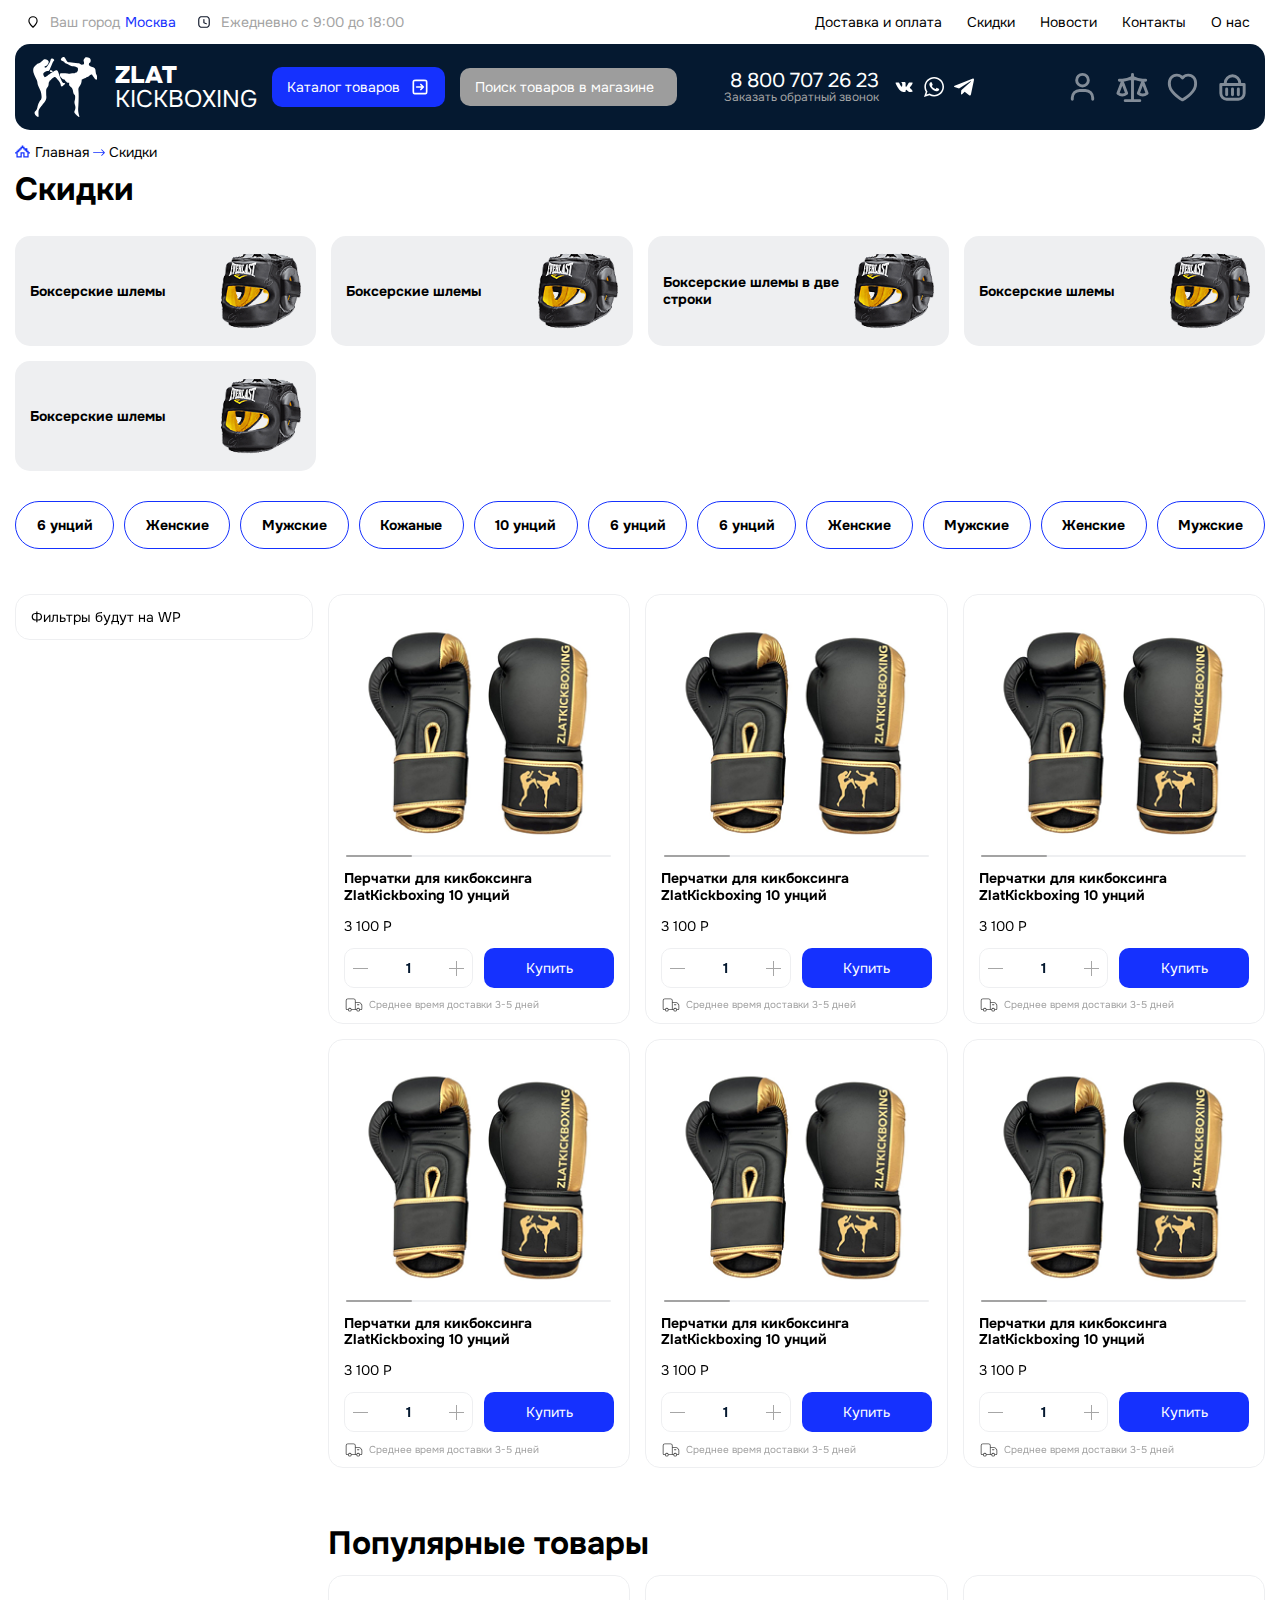
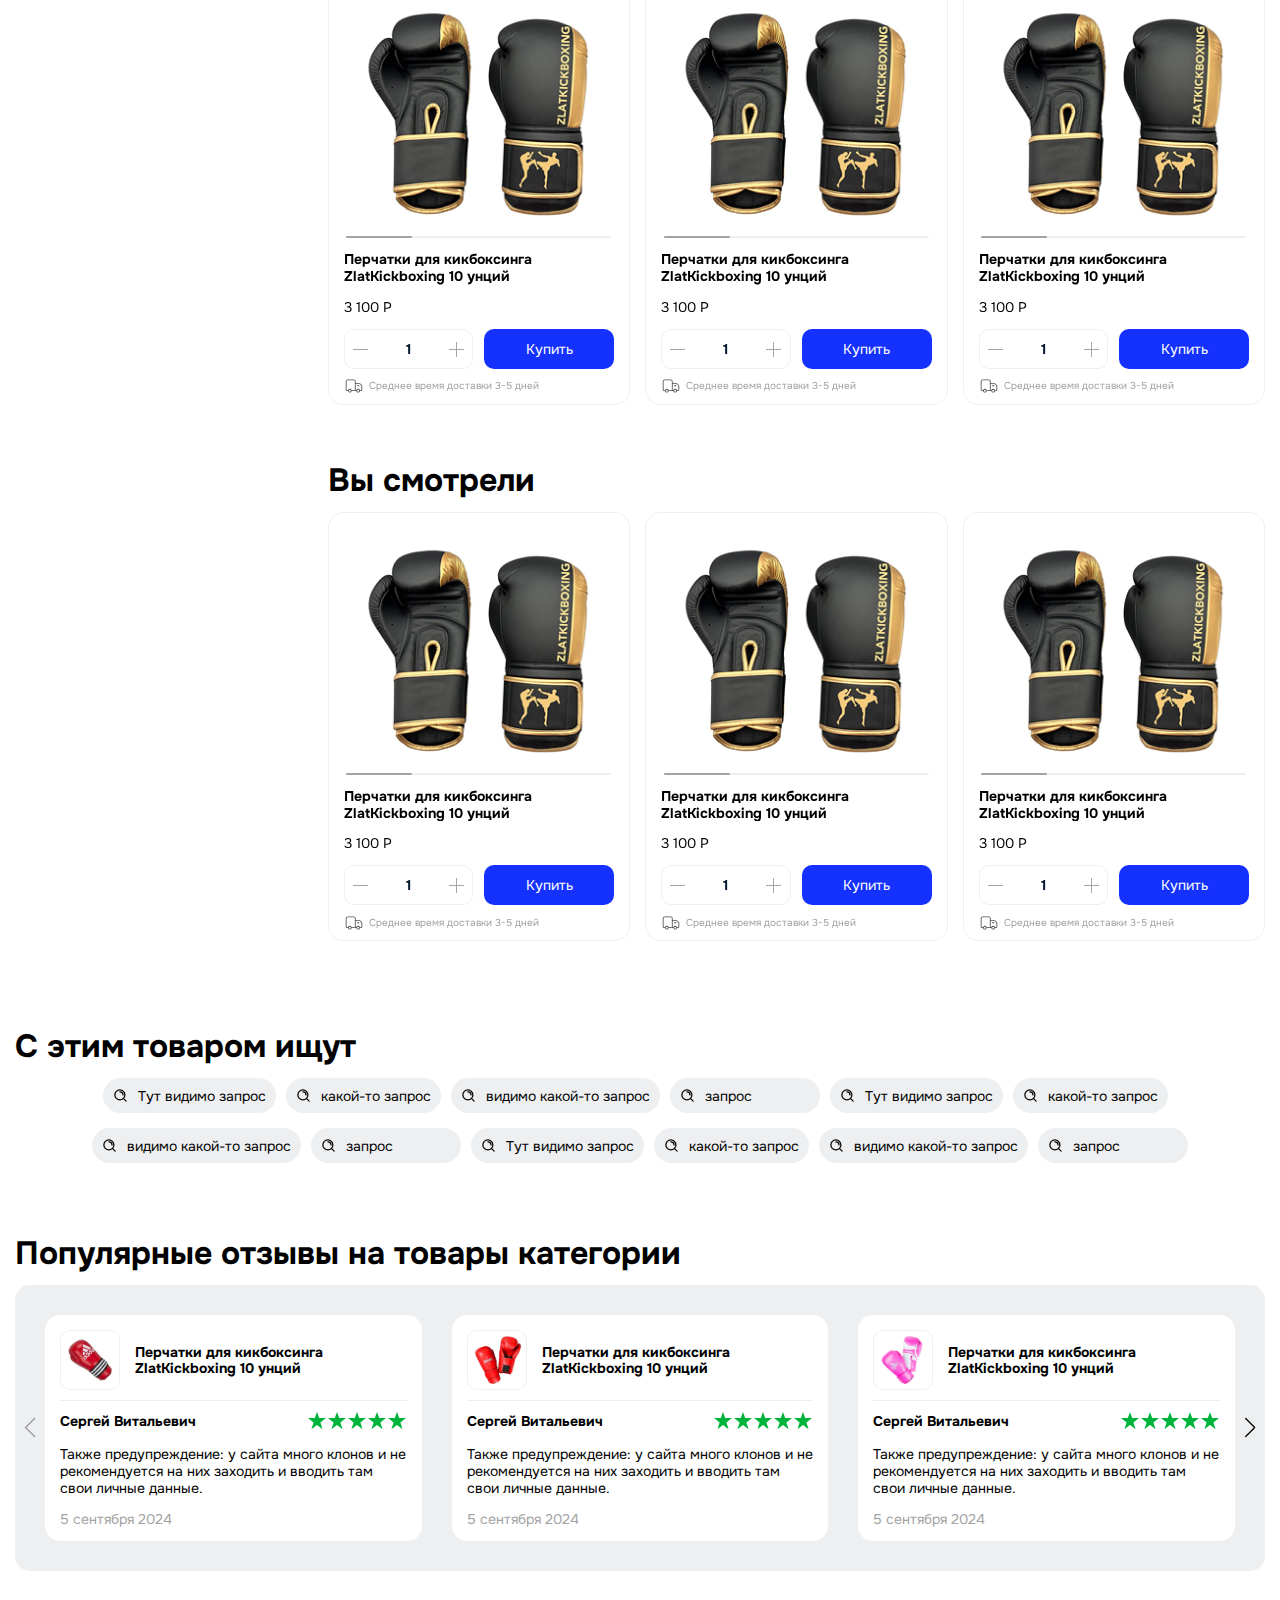
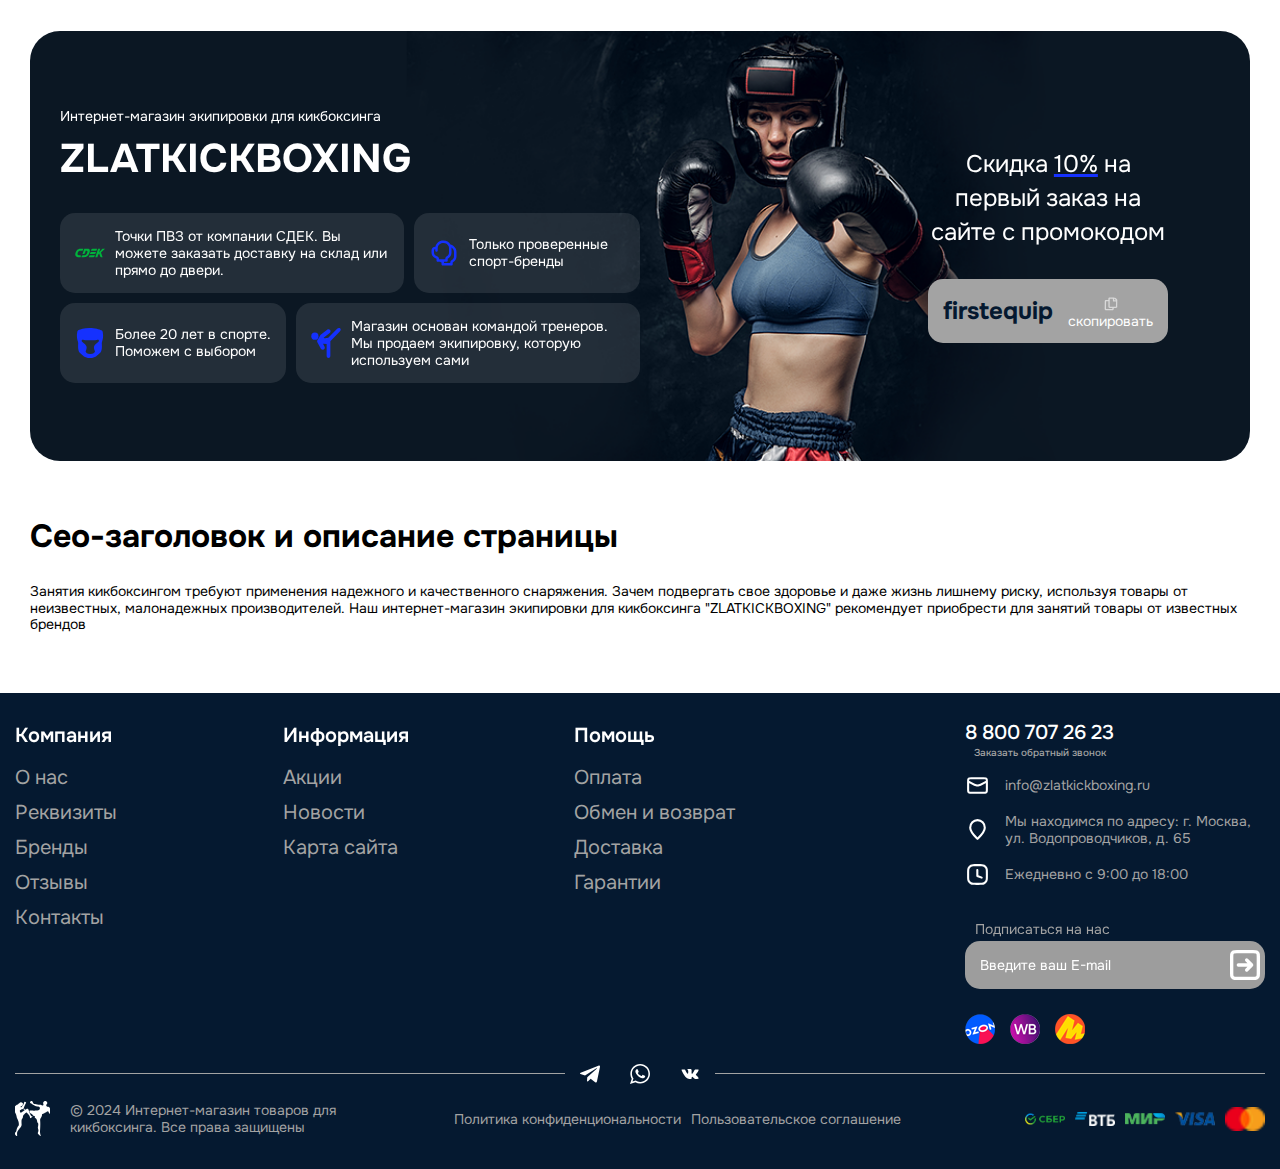
<file: sales.html>
<!DOCTYPE html>
<html lang="en">

<head>

	<title>Sales</title>
	<meta charset="UTF-8">
	<meta name="format-detection" content="telephone=no">
	<link rel="stylesheet" href="css/style.css?_v=20241205110008">
	<!-- <link rel="shortcut icon"  href="img/favicon.ico"> -->
	<meta name="viewport" content="width=device-width, initial-scale=1.0">

</head>

<body>
	<div class="wrapper">
		<header data-scroll="100" data-scroll-show="2000" class="header">
			<div class="header__container">
				<div class="header__top">
					<div class="header__menu menu">
						<ul class="menu__lt fz14">
							<li class="menu__location">
								<p>Ваш город</p> <a data-popup="#location" href="#" class="menu__location_link">Москва</a>
							</li>
							<li class="menu__time">
								Ежедневно с 9:00 до 18:00
							</li>
						</ul>
						<nav class="menu__body">
							<ul class="menu__list fz14">
								<li class="menu__item">
									<a href="delivery.html" class="menu__link">
										Доставка и оплата
									</a>
								</li>
								<li class="menu__item">
									<a href="sales.html" class="menu__link">
										Скидки
									</a>
								</li>
								<li class="menu__item">
									<a href="#" class="menu__link">
										Новости
									</a>
								</li>
								<li class="menu__item">
									<a href="contacts.html" class="menu__link">
										Контакты
									</a>
								</li>
								<li class="menu__item">
									<a href="about.html" class="menu__link">
										О нас
									</a>
								</li>
							</ul>
						</nav>
						<button type="button" data-da=".menubottom_burger,850,last" class="menu__icon icon-menu"><span></span>
						</button>
					</div>
				</div>
				<div class="header__bottom">
					<div class="header__bottom_left">
						<div class="header__bottom_logo">
							<a class="logolink" data-da=".menubottom_logo,850,first" href="index.html">
								<div class="header__bottom_logoimg">
									<img src="img/logo2.svg" alt="">
								</div>
								<div class="header__bottom_logoname fz24">
									<span>ZLAT</span>KICKBOXING
								</div>
							</a>
						</div>
						<div data-da=".menu__list,850,1" class="header__bottom_catalog fz14">
							<a class="btn btnblue btncatalog" href="#">
								Каталог товаров
							</a>
							<div class="catalog_body">
								<ul>
									<li><a href="category.html">Боксерские перчатки</a>
										<ul>
											<li><a href="#">Перчатки для тренировок</a></li>
											<li><a href="#">Перчатки для боевых соревнований</a></li>

										</ul>
									</li>
									<li><a href="category.html">Боксерские шлемы</a>
										<ul>
											<li><a href="#">Шлемы для тренировок</a></li>
											<li><a href="#">Шлемы для соревнований</a></li>

										</ul>
									</li>
									<li><a href="category.html">Защита голени</a>
										<ul>
											<li><a href="#">Защита для тренировок</a></li>
											<li><a href="#">Защита для боевых соревнований</a></li>
										</ul>
									</li>
									<li><a href="category.html">Боксерские снаряды</a>
										<ul>
											<li><a href="#">Мешки</a></li>
											<li><a href="#">Перчатки для снарядов</a></li>
										</ul>
									</li>
									<li><a href="category.html">Боксерские шорты</a>
										<ul>
											<li><a href="#">Шорты для тренировок</a></li>
											<li><a href="#">Шорты для соревнований</a></li>
										</ul>
									</li>
									<li><a href="category.html">Боксерские футболки</a>
										<ul>
											<li><a href="#">Футболки для тренировок</a></li>
											<li><a href="#">Футболки для повседневной носки</a></li>
										</ul>
									</li>
								</ul>
							</div>
						</div>
					</div>
					<div class="header__bottom_center">
						<div class="header__bottom_search fz14">
							<input placeholder="Поиск товаров в магазине" type="text">
						</div>
						<div data-da=".header__menu,850,2" class="header__bottom_ts">
							<div class="header__bottom_tel fz20">
								<a href="tel:+78007072623">8 800 707 26 23</a>
								<span><a data-popup="#callback" href="#"> Заказать обратный звонок</a></span>
							</div>
							<div class="header__bottom_socs">
								<a title="Содержимое тега Title" href="#"><img src="img/vkwhite.svg" alt=""></a>
								<a title="Содержимое тега Title" href="#"><img src="img/whwhite.svg" alt=""></a>
								<a title="Содержимое тега Title" href="#"><img src="img/telegramwhite.svg" alt=""></a>
							</div>
						</div>
					</div>
					<div class="header__bottom_right" data-da=".menubottom_icons,850,last">
						<div class="header__bottom_icons">
							<a title="Содержимое тега Title" href="#"><img src="img/userwhite.svg" alt=""></a>
							<a title="Содержимое тега Title" href="#"><img src="img/scalewhite.svg" alt=""></a>
							<a title="Содержимое тега Title" href="#"><img src="img/lovewhite.svg" alt=""></a>
							<a title="Содержимое тега Title" href="#"><img src="img/basketwhite.svg" alt=""></a>
						</div>
					</div>
				</div>
			</div>
		</header>
		<div class="menubottom">
			<div class="menubottom__container fz14">
				<div class="menubottom_body">
					<div class="menubottom_logo">
						<!-- <span>Главная</span> -->
					</div>
					<div class="menubottom_icons">

					</div>
					<div class="menubottom_burger">

					</div>
				</div>
			</div>
		</div>
		<main class="main main_sales main_page">
			<div class="main_page__container">
				<div class="main_page_top">
					<div class="main_page_top_breadcrumbs fz14">
						<nav class="woocommerce-breadcrumb">
							<a href="index.html">Главная</a><span class="delimiter"></span>Скидки
						</nav>
					</div>
					<div class="main_title fz32">
						Скидки
					</div>
				</div>
				<div class="subcategories">
					<div class="subcategories_grid">
						<div class="subcategory_item">
							<a href="subcategory.html">
								<div class="subcategory_title fz14">
									Боксерские шлемы
								</div>
								<div class="subcategory_img">
									<img src="img/cat2img.png" alt="">
								</div>
							</a>
						</div>
						<div class="subcategory_item">
							<a href="subcategory.html">
								<div class="subcategory_title fz14">
									Боксерские шлемы
								</div>
								<div class="subcategory_img">
									<img src="img/cat2img.png" alt="">
								</div>
							</a>
						</div>
						<div class="subcategory_item">
							<a href="subcategory.html">
								<div class="subcategory_title fz14">
									Боксерские шлемы в две строки
								</div>
								<div class="subcategory_img">
									<img src="img/cat2img.png" alt="">
								</div>
							</a>
						</div>
						<div class="subcategory_item">
							<a href="subcategory.html">
								<div class="subcategory_title fz14">
									Боксерские шлемы
								</div>
								<div class="subcategory_img">
									<img src="img/cat2img.png" alt="">
								</div>
							</a>
						</div>
						<div class="subcategory_item">
							<a href="subcategory.html">
								<div class="subcategory_title fz14">
									Боксерские шлемы
								</div>
								<div class="subcategory_img">
									<img src="img/cat2img.png" alt="">
								</div>
							</a>
						</div>
					</div>
				</div>
				<div class="subsubcategories">
					<div class="subsubcategories_grid fz14">
						<div class="subsubcategory_item">
							<a href="subsubcategory.html">
								6 унций
							</a>
						</div>
						<div class="subsubcategory_item">
							<a href="subsubcategory.html">
								Женские
							</a>
						</div>
						<div class="subsubcategory_item">
							<a href="subsubcategory.html">
								Мужские
							</a>
						</div>
						<div class="subsubcategory_item">
							<a href="subsubcategory.html">
								Кожаные
							</a>
						</div>
						<div class="subsubcategory_item">
							<a href="subsubcategory.html">
								10 унций
							</a>
						</div>
						<div class="subsubcategory_item">
							<a href="subsubcategory.html">
								6 унций
							</a>
						</div>
						<div class="subsubcategory_item">
							<a href="subsubcategory.html">
								6 унций
							</a>
						</div>
						<div class="subsubcategory_item">
							<a href="subsubcategory.html">
								Женские
							</a>
						</div>
						<div class="subsubcategory_item">
							<a href="subsubcategory.html">
								Мужские
							</a>
						</div>
						<div class="subsubcategory_item">
							<a href="subsubcategory.html">
								Женские
							</a>
						</div>
						<div class="subsubcategory_item">
							<a href="subsubcategory.html">
								Мужские
							</a>
						</div>
					</div>
				</div>
				<div class="productsgrid">
					<div class="productsgrid_top">

					</div>
					<div class="productsgrid_body">
						<div class="productsgrid_filter fz14">
							<div class="filter_body">
								Фильтры будут на WP

							</div>
						</div>
						<div class="productsgrid_right">
							<div class="productsgrid_gp">
								<div class="productsgrid_grid">
									<div class="productcard">
										<a href="product.html">
											<div class="productcard_imgs">
												<div class="productcard__slider swiper">
													<div class="productcard__wrapper swiper-wrapper">
														<div class="productcard__slide swiper-slide">
															<div class="productcard_img">
																<img src="img/product1.png" alt="">
															</div>
														</div>
														<div class="productcard__slide swiper-slide">
															<div class="productcard_img">
																<img src="img/product2.png" alt="">
															</div>
														</div>
														<div class="productcard__slide swiper-slide">
															<div class="productcard_img">
																<img src="img/product3.png" alt="">
															</div>
														</div>
														<div class="productcard__slide swiper-slide">
															<div class="productcard_img">
																<img src="img/product4.png" alt="">
															</div>
														</div>
													</div>
													<div class="productcard__scrollbar swiper-scrollbar"></div>
												</div>
											</div>
										</a>
										<div class="productcard_body fz14">
											<div class="productcard_title">
												<a href="product.html">
													Перчатки для кикбоксинга ZlatKickboxing 10 унций
												</a>
											</div>
											<div class="productcard_price">
												3 100 Р
											</div>
											<div class="productcard_btns">
												<div class="quantity  qib-button qib-button-wrapper">
													<label class="screen-reader-text" for="">
														Quantity
													</label>
													<button type="button " class="quantity__button quantity__button_minus minus qib-button">
													</button>
													<div class="quantity__input quantity wqpmb_quantity">
														<input autocomplete="off" type="text" name="form[]" value="1">
													</div>
													<span class="wqpmb_plain_input hidden">1</span>
													<button type="button" class="quantity__button quantity__button_plus plus qib-button">
													</button>
												</div>
												<div class="productcard_btn">
													<a href="#" class="btn btnblue button add_to_cart_button ">Купить</a>
												</div>
											</div>
											<div class="productcard_del fz10">
												Среднее время доставки 3-5 дней
											</div>
											<div class="productcard_info fz12">
												Отображается при наведении и
												только в случае если у карточки
												заполнено это поле. Помогает при
												оптимизации категорий
											</div>
										</div>
									</div>
									<div class="productcard">
										<a href="product.html">
											<div class="productcard_imgs">
												<div class="productcard__slider swiper">
													<div class="productcard__wrapper swiper-wrapper">
														<div class="productcard__slide swiper-slide">
															<div class="productcard_img">
																<img src="img/product1.png" alt="">
															</div>
														</div>
														<div class="productcard__slide swiper-slide">
															<div class="productcard_img">
																<img src="img/product2.png" alt="">
															</div>
														</div>
														<div class="productcard__slide swiper-slide">
															<div class="productcard_img">
																<img src="img/product3.png" alt="">
															</div>
														</div>
														<div class="productcard__slide swiper-slide">
															<div class="productcard_img">
																<img src="img/product4.png" alt="">
															</div>
														</div>
													</div>
													<div class="productcard__scrollbar swiper-scrollbar"></div>
												</div>
											</div>
										</a>
										<div class="productcard_body fz14">
											<div class="productcard_title">
												<a href="product.html">
													Перчатки для кикбоксинга ZlatKickboxing 10 унций
												</a>
											</div>
											<div class="productcard_price">
												3 100 Р
											</div>
											<div class="productcard_btns">
												<div class="quantity  qib-button qib-button-wrapper">
													<label class="screen-reader-text" for="">
														Quantity
													</label>
													<button type="button " class="quantity__button quantity__button_minus minus qib-button">
													</button>
													<div class="quantity__input quantity wqpmb_quantity">
														<input autocomplete="off" type="text" name="form[]" value="1">
													</div>
													<span class="wqpmb_plain_input hidden">1</span>
													<button type="button" class="quantity__button quantity__button_plus plus qib-button">
													</button>
												</div>
												<div class="productcard_btn">
													<a href="#" class="btn btnblue button add_to_cart_button ">Купить</a>
												</div>
											</div>
											<div class="productcard_del fz10">
												Среднее время доставки 3-5 дней
											</div>
											<div class="productcard_info fz12">
												Отображается при наведении и
												только в случае если у карточки
												заполнено это поле. Помогает при
												оптимизации категорий
											</div>
										</div>
									</div>
									<div class="productcard">
										<a href="product.html">
											<div class="productcard_imgs">
												<div class="productcard__slider swiper">
													<div class="productcard__wrapper swiper-wrapper">
														<div class="productcard__slide swiper-slide">
															<div class="productcard_img">
																<img src="img/product1.png" alt="">
															</div>
														</div>
														<div class="productcard__slide swiper-slide">
															<div class="productcard_img">
																<img src="img/product2.png" alt="">
															</div>
														</div>
														<div class="productcard__slide swiper-slide">
															<div class="productcard_img">
																<img src="img/product3.png" alt="">
															</div>
														</div>
														<div class="productcard__slide swiper-slide">
															<div class="productcard_img">
																<img src="img/product4.png" alt="">
															</div>
														</div>
													</div>
													<div class="productcard__scrollbar swiper-scrollbar"></div>
												</div>
											</div>
										</a>
										<div class="productcard_body fz14">
											<div class="productcard_title">
												<a href="product.html">
													Перчатки для кикбоксинга ZlatKickboxing 10 унций
												</a>
											</div>
											<div class="productcard_price">
												3 100 Р
											</div>
											<div class="productcard_btns">
												<div class="quantity  qib-button qib-button-wrapper">
													<label class="screen-reader-text" for="">
														Quantity
													</label>
													<button type="button " class="quantity__button quantity__button_minus minus qib-button">
													</button>
													<div class="quantity__input quantity wqpmb_quantity">
														<input autocomplete="off" type="text" name="form[]" value="1">
													</div>
													<span class="wqpmb_plain_input hidden">1</span>
													<button type="button" class="quantity__button quantity__button_plus plus qib-button">
													</button>
												</div>
												<div class="productcard_btn">
													<a href="#" class="btn btnblue button add_to_cart_button ">Купить</a>
												</div>
											</div>
											<div class="productcard_del fz10">
												Среднее время доставки 3-5 дней
											</div>
											<div class="productcard_info fz12">
												Отображается при наведении и
												только в случае если у карточки
												заполнено это поле. Помогает при
												оптимизации категорий
											</div>
										</div>
									</div>
									<div class="productcard">
										<a href="product.html">
											<div class="productcard_imgs">
												<div class="productcard__slider swiper">
													<div class="productcard__wrapper swiper-wrapper">
														<div class="productcard__slide swiper-slide">
															<div class="productcard_img">
																<img src="img/product1.png" alt="">
															</div>
														</div>
														<div class="productcard__slide swiper-slide">
															<div class="productcard_img">
																<img src="img/product2.png" alt="">
															</div>
														</div>
														<div class="productcard__slide swiper-slide">
															<div class="productcard_img">
																<img src="img/product3.png" alt="">
															</div>
														</div>
														<div class="productcard__slide swiper-slide">
															<div class="productcard_img">
																<img src="img/product4.png" alt="">
															</div>
														</div>
													</div>
													<div class="productcard__scrollbar swiper-scrollbar"></div>
												</div>
											</div>
										</a>
										<div class="productcard_body fz14">
											<div class="productcard_title">
												<a href="product.html">
													Перчатки для кикбоксинга ZlatKickboxing 10 унций
												</a>
											</div>
											<div class="productcard_price">
												3 100 Р
											</div>
											<div class="productcard_btns">
												<div class="quantity  qib-button qib-button-wrapper">
													<label class="screen-reader-text" for="">
														Quantity
													</label>
													<button type="button " class="quantity__button quantity__button_minus minus qib-button">
													</button>
													<div class="quantity__input quantity wqpmb_quantity">
														<input autocomplete="off" type="text" name="form[]" value="1">
													</div>
													<span class="wqpmb_plain_input hidden">1</span>
													<button type="button" class="quantity__button quantity__button_plus plus qib-button">
													</button>
												</div>
												<div class="productcard_btn">
													<a href="#" class="btn btnblue button add_to_cart_button ">Купить</a>
												</div>
											</div>
											<div class="productcard_del fz10">
												Среднее время доставки 3-5 дней
											</div>
											<div class="productcard_info fz12">
												Отображается при наведении и
												только в случае если у карточки
												заполнено это поле. Помогает при
												оптимизации категорий
											</div>
										</div>
									</div>
									<div class="productcard">
										<a href="product.html">
											<div class="productcard_imgs">
												<div class="productcard__slider swiper">
													<div class="productcard__wrapper swiper-wrapper">
														<div class="productcard__slide swiper-slide">
															<div class="productcard_img">
																<img src="img/product1.png" alt="">
															</div>
														</div>
														<div class="productcard__slide swiper-slide">
															<div class="productcard_img">
																<img src="img/product2.png" alt="">
															</div>
														</div>
														<div class="productcard__slide swiper-slide">
															<div class="productcard_img">
																<img src="img/product3.png" alt="">
															</div>
														</div>
														<div class="productcard__slide swiper-slide">
															<div class="productcard_img">
																<img src="img/product4.png" alt="">
															</div>
														</div>
													</div>
													<div class="productcard__scrollbar swiper-scrollbar"></div>
												</div>
											</div>
										</a>
										<div class="productcard_body fz14">
											<div class="productcard_title">
												<a href="product.html">
													Перчатки для кикбоксинга ZlatKickboxing 10 унций
												</a>
											</div>
											<div class="productcard_price">
												3 100 Р
											</div>
											<div class="productcard_btns">
												<div class="quantity  qib-button qib-button-wrapper">
													<label class="screen-reader-text" for="">
														Quantity
													</label>
													<button type="button " class="quantity__button quantity__button_minus minus qib-button">
													</button>
													<div class="quantity__input quantity wqpmb_quantity">
														<input autocomplete="off" type="text" name="form[]" value="1">
													</div>
													<span class="wqpmb_plain_input hidden">1</span>
													<button type="button" class="quantity__button quantity__button_plus plus qib-button">
													</button>
												</div>
												<div class="productcard_btn">
													<a href="#" class="btn btnblue button add_to_cart_button ">Купить</a>
												</div>
											</div>
											<div class="productcard_del fz10">
												Среднее время доставки 3-5 дней
											</div>
											<div class="productcard_info fz12">
												Отображается при наведении и
												только в случае если у карточки
												заполнено это поле. Помогает при
												оптимизации категорий
											</div>
										</div>
									</div>
									<div class="productcard">
										<a href="product.html">
											<div class="productcard_imgs">
												<div class="productcard__slider swiper">
													<div class="productcard__wrapper swiper-wrapper">
														<div class="productcard__slide swiper-slide">
															<div class="productcard_img">
																<img src="img/product1.png" alt="">
															</div>
														</div>
														<div class="productcard__slide swiper-slide">
															<div class="productcard_img">
																<img src="img/product2.png" alt="">
															</div>
														</div>
														<div class="productcard__slide swiper-slide">
															<div class="productcard_img">
																<img src="img/product3.png" alt="">
															</div>
														</div>
														<div class="productcard__slide swiper-slide">
															<div class="productcard_img">
																<img src="img/product4.png" alt="">
															</div>
														</div>
													</div>
													<div class="productcard__scrollbar swiper-scrollbar"></div>
												</div>
											</div>
										</a>
										<div class="productcard_body fz14">
											<div class="productcard_title">
												<a href="product.html">
													Перчатки для кикбоксинга ZlatKickboxing 10 унций
												</a>
											</div>
											<div class="productcard_price">
												3 100 Р
											</div>
											<div class="productcard_btns">
												<div class="quantity  qib-button qib-button-wrapper">
													<label class="screen-reader-text" for="">
														Quantity
													</label>
													<button type="button " class="quantity__button quantity__button_minus minus qib-button">
													</button>
													<div class="quantity__input quantity wqpmb_quantity">
														<input autocomplete="off" type="text" name="form[]" value="1">
													</div>
													<span class="wqpmb_plain_input hidden">1</span>
													<button type="button" class="quantity__button quantity__button_plus plus qib-button">
													</button>
												</div>
												<div class="productcard_btn">
													<a href="#" class="btn btnblue button add_to_cart_button ">Купить</a>
												</div>
											</div>
											<div class="productcard_del fz10">
												Среднее время доставки 3-5 дней
											</div>
											<div class="productcard_info fz12">
												Отображается при наведении и
												только в случае если у карточки
												заполнено это поле. Помогает при
												оптимизации категорий
											</div>
										</div>
									</div>
								</div>
								<div class="productsgrid_pagination">

								</div>
							</div>
							<div class="productsthree">
								<div class="main_tl">
									<div class="main_title fz32">
										Популярные товары
									</div>
									<div class="main_link fz14">

									</div>
								</div>
								<div class="productsthree_body">
									<div class="productcard">
										<a href="product.html">
											<div class="productcard_imgs">
												<div class="productcard__slider swiper">
													<div class="productcard__wrapper swiper-wrapper">
														<div class="productcard__slide swiper-slide">
															<div class="productcard_img">
																<img src="img/product1.png" alt="">
															</div>
														</div>
														<div class="productcard__slide swiper-slide">
															<div class="productcard_img">
																<img src="img/product2.png" alt="">
															</div>
														</div>
														<div class="productcard__slide swiper-slide">
															<div class="productcard_img">
																<img src="img/product3.png" alt="">
															</div>
														</div>
														<div class="productcard__slide swiper-slide">
															<div class="productcard_img">
																<img src="img/product4.png" alt="">
															</div>
														</div>
													</div>
													<div class="productcard__scrollbar swiper-scrollbar"></div>
												</div>
											</div>
										</a>
										<div class="productcard_body fz14">
											<div class="productcard_title">
												<a href="product.html">
													Перчатки для кикбоксинга ZlatKickboxing 10 унций
												</a>
											</div>
											<div class="productcard_price">
												3 100 Р
											</div>
											<div class="productcard_btns">
												<div class="quantity  qib-button qib-button-wrapper">
													<label class="screen-reader-text" for="">
														Quantity
													</label>
													<button type="button " class="quantity__button quantity__button_minus minus qib-button">
													</button>
													<div class="quantity__input quantity wqpmb_quantity">
														<input autocomplete="off" type="text" name="form[]" value="1">
													</div>
													<span class="wqpmb_plain_input hidden">1</span>
													<button type="button" class="quantity__button quantity__button_plus plus qib-button">
													</button>
												</div>
												<div class="productcard_btn">
													<a href="#" class="btn btnblue button add_to_cart_button ">Купить</a>
												</div>
											</div>
											<div class="productcard_del fz10">
												Среднее время доставки 3-5 дней
											</div>
											<div class="productcard_info fz12">
												Отображается при наведении и
												только в случае если у карточки
												заполнено это поле. Помогает при
												оптимизации категорий
											</div>
										</div>
									</div>
									<div class="productcard">
										<a href="product.html">
											<div class="productcard_imgs">
												<div class="productcard__slider swiper">
													<div class="productcard__wrapper swiper-wrapper">
														<div class="productcard__slide swiper-slide">
															<div class="productcard_img">
																<img src="img/product1.png" alt="">
															</div>
														</div>
														<div class="productcard__slide swiper-slide">
															<div class="productcard_img">
																<img src="img/product2.png" alt="">
															</div>
														</div>
														<div class="productcard__slide swiper-slide">
															<div class="productcard_img">
																<img src="img/product3.png" alt="">
															</div>
														</div>
														<div class="productcard__slide swiper-slide">
															<div class="productcard_img">
																<img src="img/product4.png" alt="">
															</div>
														</div>
													</div>
													<div class="productcard__scrollbar swiper-scrollbar"></div>
												</div>
											</div>
										</a>
										<div class="productcard_body fz14">
											<div class="productcard_title">
												<a href="product.html">
													Перчатки для кикбоксинга ZlatKickboxing 10 унций
												</a>
											</div>
											<div class="productcard_price">
												3 100 Р
											</div>
											<div class="productcard_btns">
												<div class="quantity  qib-button qib-button-wrapper">
													<label class="screen-reader-text" for="">
														Quantity
													</label>
													<button type="button " class="quantity__button quantity__button_minus minus qib-button">
													</button>
													<div class="quantity__input quantity wqpmb_quantity">
														<input autocomplete="off" type="text" name="form[]" value="1">
													</div>
													<span class="wqpmb_plain_input hidden">1</span>
													<button type="button" class="quantity__button quantity__button_plus plus qib-button">
													</button>
												</div>
												<div class="productcard_btn">
													<a href="#" class="btn btnblue button add_to_cart_button ">Купить</a>
												</div>
											</div>
											<div class="productcard_del fz10">
												Среднее время доставки 3-5 дней
											</div>
											<div class="productcard_info fz12">
												Отображается при наведении и
												только в случае если у карточки
												заполнено это поле. Помогает при
												оптимизации категорий
											</div>
										</div>
									</div>
									<div class="productcard">
										<a href="product.html">
											<div class="productcard_imgs">
												<div class="productcard__slider swiper">
													<div class="productcard__wrapper swiper-wrapper">
														<div class="productcard__slide swiper-slide">
															<div class="productcard_img">
																<img src="img/product1.png" alt="">
															</div>
														</div>
														<div class="productcard__slide swiper-slide">
															<div class="productcard_img">
																<img src="img/product2.png" alt="">
															</div>
														</div>
														<div class="productcard__slide swiper-slide">
															<div class="productcard_img">
																<img src="img/product3.png" alt="">
															</div>
														</div>
														<div class="productcard__slide swiper-slide">
															<div class="productcard_img">
																<img src="img/product4.png" alt="">
															</div>
														</div>
													</div>
													<div class="productcard__scrollbar swiper-scrollbar"></div>
												</div>
											</div>
										</a>
										<div class="productcard_body fz14">
											<div class="productcard_title">
												<a href="product.html">
													Перчатки для кикбоксинга ZlatKickboxing 10 унций
												</a>
											</div>
											<div class="productcard_price">
												3 100 Р
											</div>
											<div class="productcard_btns">
												<div class="quantity  qib-button qib-button-wrapper">
													<label class="screen-reader-text" for="">
														Quantity
													</label>
													<button type="button " class="quantity__button quantity__button_minus minus qib-button">
													</button>
													<div class="quantity__input quantity wqpmb_quantity">
														<input autocomplete="off" type="text" name="form[]" value="1">
													</div>
													<span class="wqpmb_plain_input hidden">1</span>
													<button type="button" class="quantity__button quantity__button_plus plus qib-button">
													</button>
												</div>
												<div class="productcard_btn">
													<a href="#" class="btn btnblue button add_to_cart_button ">Купить</a>
												</div>
											</div>
											<div class="productcard_del fz10">
												Среднее время доставки 3-5 дней
											</div>
											<div class="productcard_info fz12">
												Отображается при наведении и
												только в случае если у карточки
												заполнено это поле. Помогает при
												оптимизации категорий
											</div>
										</div>
									</div>
								</div>
							</div>
							<div class="productsthree">
								<div class="main_tl">
									<div class="main_title fz32">
										Вы смотрели
									</div>
									<div class="main_link fz14">

									</div>
								</div>
								<div class="productsthree_body">
									<div class="productcard">
										<a href="product.html">
											<div class="productcard_imgs">
												<div class="productcard__slider swiper">
													<div class="productcard__wrapper swiper-wrapper">
														<div class="productcard__slide swiper-slide">
															<div class="productcard_img">
																<img src="img/product1.png" alt="">
															</div>
														</div>
														<div class="productcard__slide swiper-slide">
															<div class="productcard_img">
																<img src="img/product2.png" alt="">
															</div>
														</div>
														<div class="productcard__slide swiper-slide">
															<div class="productcard_img">
																<img src="img/product3.png" alt="">
															</div>
														</div>
														<div class="productcard__slide swiper-slide">
															<div class="productcard_img">
																<img src="img/product4.png" alt="">
															</div>
														</div>
													</div>
													<div class="productcard__scrollbar swiper-scrollbar"></div>
												</div>
											</div>
										</a>
										<div class="productcard_body fz14">
											<div class="productcard_title">
												<a href="product.html">
													Перчатки для кикбоксинга ZlatKickboxing 10 унций
												</a>
											</div>
											<div class="productcard_price">
												3 100 Р
											</div>
											<div class="productcard_btns">
												<div class="quantity  qib-button qib-button-wrapper">
													<label class="screen-reader-text" for="">
														Quantity
													</label>
													<button type="button " class="quantity__button quantity__button_minus minus qib-button">
													</button>
													<div class="quantity__input quantity wqpmb_quantity">
														<input autocomplete="off" type="text" name="form[]" value="1">
													</div>
													<span class="wqpmb_plain_input hidden">1</span>
													<button type="button" class="quantity__button quantity__button_plus plus qib-button">
													</button>
												</div>
												<div class="productcard_btn">
													<a href="#" class="btn btnblue button add_to_cart_button ">Купить</a>
												</div>
											</div>
											<div class="productcard_del fz10">
												Среднее время доставки 3-5 дней
											</div>
											<div class="productcard_info fz12">
												Отображается при наведении и
												только в случае если у карточки
												заполнено это поле. Помогает при
												оптимизации категорий
											</div>
										</div>
									</div>
									<div class="productcard">
										<a href="product.html">
											<div class="productcard_imgs">
												<div class="productcard__slider swiper">
													<div class="productcard__wrapper swiper-wrapper">
														<div class="productcard__slide swiper-slide">
															<div class="productcard_img">
																<img src="img/product1.png" alt="">
															</div>
														</div>
														<div class="productcard__slide swiper-slide">
															<div class="productcard_img">
																<img src="img/product2.png" alt="">
															</div>
														</div>
														<div class="productcard__slide swiper-slide">
															<div class="productcard_img">
																<img src="img/product3.png" alt="">
															</div>
														</div>
														<div class="productcard__slide swiper-slide">
															<div class="productcard_img">
																<img src="img/product4.png" alt="">
															</div>
														</div>
													</div>
													<div class="productcard__scrollbar swiper-scrollbar"></div>
												</div>
											</div>
										</a>
										<div class="productcard_body fz14">
											<div class="productcard_title">
												<a href="product.html">
													Перчатки для кикбоксинга ZlatKickboxing 10 унций
												</a>
											</div>
											<div class="productcard_price">
												3 100 Р
											</div>
											<div class="productcard_btns">
												<div class="quantity  qib-button qib-button-wrapper">
													<label class="screen-reader-text" for="">
														Quantity
													</label>
													<button type="button " class="quantity__button quantity__button_minus minus qib-button">
													</button>
													<div class="quantity__input quantity wqpmb_quantity">
														<input autocomplete="off" type="text" name="form[]" value="1">
													</div>
													<span class="wqpmb_plain_input hidden">1</span>
													<button type="button" class="quantity__button quantity__button_plus plus qib-button">
													</button>
												</div>
												<div class="productcard_btn">
													<a href="#" class="btn btnblue button add_to_cart_button ">Купить</a>
												</div>
											</div>
											<div class="productcard_del fz10">
												Среднее время доставки 3-5 дней
											</div>
											<div class="productcard_info fz12">
												Отображается при наведении и
												только в случае если у карточки
												заполнено это поле. Помогает при
												оптимизации категорий
											</div>
										</div>
									</div>
									<div class="productcard">
										<a href="product.html">
											<div class="productcard_imgs">
												<div class="productcard__slider swiper">
													<div class="productcard__wrapper swiper-wrapper">
														<div class="productcard__slide swiper-slide">
															<div class="productcard_img">
																<img src="img/product1.png" alt="">
															</div>
														</div>
														<div class="productcard__slide swiper-slide">
															<div class="productcard_img">
																<img src="img/product2.png" alt="">
															</div>
														</div>
														<div class="productcard__slide swiper-slide">
															<div class="productcard_img">
																<img src="img/product3.png" alt="">
															</div>
														</div>
														<div class="productcard__slide swiper-slide">
															<div class="productcard_img">
																<img src="img/product4.png" alt="">
															</div>
														</div>
													</div>
													<div class="productcard__scrollbar swiper-scrollbar"></div>
												</div>
											</div>
										</a>
										<div class="productcard_body fz14">
											<div class="productcard_title">
												<a href="product.html">
													Перчатки для кикбоксинга ZlatKickboxing 10 унций
												</a>
											</div>
											<div class="productcard_price">
												3 100 Р
											</div>
											<div class="productcard_btns">
												<div class="quantity  qib-button qib-button-wrapper">
													<label class="screen-reader-text" for="">
														Quantity
													</label>
													<button type="button " class="quantity__button quantity__button_minus minus qib-button">
													</button>
													<div class="quantity__input quantity wqpmb_quantity">
														<input autocomplete="off" type="text" name="form[]" value="1">
													</div>
													<span class="wqpmb_plain_input hidden">1</span>
													<button type="button" class="quantity__button quantity__button_plus plus qib-button">
													</button>
												</div>
												<div class="productcard_btn">
													<a href="#" class="btn btnblue button add_to_cart_button ">Купить</a>
												</div>
											</div>
											<div class="productcard_del fz10">
												Среднее время доставки 3-5 дней
											</div>
											<div class="productcard_info fz12">
												Отображается при наведении и
												только в случае если у карточки
												заполнено это поле. Помогает при
												оптимизации категорий
											</div>
										</div>
									</div>
								</div>
							</div>


						</div>
					</div>
				</div>
				<div class="searchlinks">
					<div class="main_tl">
						<div class="main_title fz32">
							С этим товаром ищут
						</div>
						<div class="main_link fz14">

						</div>
					</div>
					<div class="searchlinks_body fz14">
						<a href="#">Тут видимо запрос</a>
						<a href="#">какой-то запрос</a>
						<a href="#">видимо какой-то запрос</a>
						<a href="#">запрос</a>
						<a href="#">Тут видимо запрос</a>
						<a href="#">какой-то запрос</a>
						<a href="#">видимо какой-то запрос</a>
						<a href="#">запрос</a>
						<a href="#">Тут видимо запрос</a>
						<a href="#">какой-то запрос</a>
						<a href="#">видимо какой-то запрос</a>
						<a href="#">запрос</a>
					</div>
				</div>
				<div class="reviewsslider">
					<div class="reviewsslider_top main_tl">
						<div class="main_title fz32">
							Популярные отзывы на товары категории
						</div>
						<div class="main_link fz14">

						</div>
					</div>
					<div class="reviewsslider_body">
						<div class="reviews__slider swiper">
							<div class="reviews__wrapper swiper-wrapper">
								<div class="reviews__slide swiper-slide">
									<div class="review">
										<a href="product.html">
											<div class="review_product">
												<div class="review_product_img">
													<img src="img/product4.png" alt="">
												</div>
												<div class="review_product_name fz14">
													Перчатки для кикбоксинга ZlatKickboxing 10 унций
												</div>
											</div>
											<div class="review_top">
												<div class="review_author fz14">
													Сергей Витальевич
												</div>
												<div data-quan="5" class="review_stars">
													<div class="review_star">
														<img src="img/revstar1green.svg" alt="">
													</div>
												</div>
											</div>
											<div class="review_body fz14">
												Также предупреждение: у сайта много клонов и не рекомендуется на них
												заходить и
												вводить
												там свои личные данные.
											</div>
											<div class="review_date fz14">
												5 сентября 2024
											</div>
										</a>

									</div>
								</div>
								<div class="reviews__slide swiper-slide">
									<div class="review">
										<a href="product.html">
											<div class="review_product">
												<div class="review_product_img">
													<img src="img/product3.png" alt="">
												</div>
												<div class="review_product_name fz14">
													Перчатки для кикбоксинга ZlatKickboxing 10 унций
												</div>
											</div>
											<div class="review_top">
												<div class="review_author fz14">
													Сергей Витальевич
												</div>
												<div data-quan="5" class="review_stars">
													<div class="review_star">
														<img src="img/revstar1green.svg" alt="">
													</div>
												</div>
											</div>
											<div class="review_body fz14">
												Также предупреждение: у сайта много клонов и не рекомендуется на них
												заходить и
												вводить
												там свои личные данные.
											</div>
											<div class="review_date fz14">
												5 сентября 2024
											</div>
										</a>

									</div>
								</div>
								<div class="reviews__slide swiper-slide">
									<div class="review">
										<a href="product.html">
											<div class="review_product">
												<div class="review_product_img">
													<img src="img/product2.png" alt="">
												</div>
												<div class="review_product_name fz14">
													Перчатки для кикбоксинга ZlatKickboxing 10 унций
												</div>
											</div>
											<div class="review_top">
												<div class="review_author fz14">
													Сергей Витальевич
												</div>
												<div data-quan="5" class="review_stars">
													<div class="review_star">
														<img src="img/revstar1green.svg" alt="">
													</div>
												</div>
											</div>
											<div class="review_body fz14">
												Также предупреждение: у сайта много клонов и не рекомендуется на них
												заходить и
												вводить
												там свои личные данные.
											</div>
											<div class="review_date fz14">
												5 сентября 2024
											</div>
										</a>

									</div>
								</div>
								<div class="reviews__slide swiper-slide">
									<div class="review">
										<a href="product.html">
											<div class="review_product">
												<div class="review_product_img">
													<img src="img/product3.png" alt="">
												</div>
												<div class="review_product_name fz14">
													Перчатки для кикбоксинга ZlatKickboxing 10 унций
												</div>
											</div>
											<div class="review_top">
												<div class="review_author fz14">
													Сергей Витальевич
												</div>
												<div data-quan="5" class="review_stars">
													<div class="review_star">
														<img src="img/revstar1green.svg" alt="">
													</div>
												</div>
											</div>
											<div class="review_body fz14">
												Также предупреждение: у сайта много клонов и не рекомендуется на них
												заходить и
												вводить
												там свои личные данные.
											</div>
											<div class="review_date fz14">
												5 сентября 2024
											</div>
										</a>

									</div>
								</div>
							</div>
							<button type="button" class="reviews__prev swiper-button-prev"></button>
							<button type="button" class="reviews__next swiper-button-next"></button>
						</div>

					</div>
				</div>
				<div class="promocode">
					<div class="promocode__container">
						<div class="promocode_body">
							<div class="promocode_left">
								<div class="promocode_title fz14">
									Интернет-магазин экипировки для кикбоксинга <span>ZLATKICKBOXING</span>
								</div>
								<div class="promocode_lis fz14">
									<div class="promocode_li">
										<div class="promocode_li_img">
											<img src="img/cdek.svg" alt="">
										</div>
										<div class="promocode_li_text">
											Точки ПВЗ от компании СДЕК. Вы можете заказать доставку на склад или прямо до двери.
										</div>
									</div>
									<div class="promocode_li">
										<div class="promocode_li_img">
											<img src="img/li2.svg" alt="">
										</div>
										<div class="promocode_li_text">
											Только проверенные спорт-бренды
										</div>
									</div>
									<div class="promocode_li">
										<div class="promocode_li_img">
											<img src="img/li3.svg" alt="">
										</div>
										<div class="promocode_li_text">
											Более 20 лет в спорте. Поможем с выбором
										</div>
									</div>
									<div class="promocode_li">
										<div class="promocode_li_img">
											<img src="img/li4.svg" alt="">
										</div>
										<div class="promocode_li_text">
											Магазин основан командой тренеров. Мы продаем экипировку, которую используем сами
										</div>
									</div>
								</div>
							</div>
							<div class="promocode_center">
								<div class="promocode_boximg">
									<div class="promocode_img">
										<img src="img/girlfull.png" alt="">
									</div>
								</div>

							</div>
							<div class="promocode_right fz14">
								<div class="promocode_info fz24">
									Скидка <span>10%</span> на первый заказ на сайте с промокодом
								</div>
								<div class="promocode_btn">
									<span id="firstequip">firstequip</span>
									<a href="#" id="copyButton">скопировать</a>
								</div>
							</div>
						</div>
					</div>
				</div>
				<div class="seotitle">
					<div class="seotitle__container">
						<div class="seotitle_top main_tl">
							<div class="main_title fz32">
								Сео-заголовок и описание страницы
							</div>
							<div class="main_link fz14">

							</div>
						</div>
						<div class="seotitle_body fz14">
							Занятия кикбоксингом требуют применения надежного и качественного снаряжения. Зачем подвергать свое
							здоровье и даже жизнь лишнему риску, используя товары от неизвестных, малонадежных производителей. Наш
							интернет-магазин экипировки для кикбоксинга "ZLATKICKBOXING" рекомендует приобрести для занятий товары
							от известных брендов
						</div>
					</div>

				</div>
			</div>
		</main>
		<footer class="footer">
			<div class="footer__container">
				<div class="footer_top">
					<div class="footer_menus fz14">
						<div class="footer_menu">
							<div data-spollers="850,max" data-one-spoller data-spollers-speed="500" class="spollers">
								<div class="spollers__item">
									<button type="button" data-spoller class="spollers__title footer_menu_title fz20">Компания</button>
									<div class="spollers__body">
										<ul>
											<li><a href="about.html">О нас</a></li>
											<li><a href="#">Реквизиты</a></li>
											<li><a href="#">Бренды</a></li>
											<li><a href="#">Отзывы</a></li>
											<li><a href="contacts.html">Контакты</a></li>
										</ul>
									</div>
								</div>
							</div>
						</div>
						<div class="footer_menu">
							<div data-spollers="850,max" data-one-spoller data-spollers-speed="500" class="spollers">
								<div class="spollers__item">
									<button type="button" data-spoller class="spollers__title footer_menu_title fz20">Информация</button>
									<div class="spollers__body">
										<ul>
											<li><a href="sales.html">Акции</a></li>
											<li><a href="#">Новости</a></li>
											<li><a href="#">Карта сайта</a></li>
										</ul>
									</div>
								</div>
							</div>
						</div>
						<div class="footer_menu">
							<div data-spollers="850,max" data-one-spoller data-spollers-speed="500" class="spollers">
								<div class="spollers__item">
									<button type="button" data-spoller class="spollers__title footer_menu_title fz20">Помощь</button>
									<div class="spollers__body">
										<ul>
											<li><a href="delivery.html">Оплата</a></li>
											<li><a href="#">Обмен и возврат</a></li>
											<li><a href="delivery.html">Доставка</a></li>
											<li><a href="#">Гарантии</a></li>
										</ul>
									</div>
								</div>
							</div>
						</div>
					</div>
					<div class="footer_contacts">
						<div class="footer_tel fz20">
							<a href="tel:+78007072623">8 800 707 26 23</a>
							<span><a data-popup="#callback" href="#"> Заказать обратный звонок</a></span>
						</div>
						<ul class="footer_elt fz14">
							<li class="email"><a href="mailto:info@zlatkickboxing.ru">info@zlatkickboxing.ru</a></li>
							<li class="location">Мы находимся по адресу: г. Москва, ул. Водопроводчиков, д. 65</li>
							<li class="time">Ежедневно с 9:00 до 18:00</li>
						</ul>
						<div class="footer_fm">
							<div class="footer_form">
								<form action="#">
									<p>Подписаться на нас</p>
									<div class="boxforinp">
										<input placeholder="Введите ваш E-mail" type="text">
									</div>
									<div class="boxforinpsub ">
										<input value="" type="submit">
									</div>
								</form>

							</div>
							<div class="footer_markets">
								<a title="Содержимое тега Title" href="#"><img src="img/Footerozon.png" alt=""></a>
								<a title="Содержимое тега Title" href="#"><img src="img/footerwb.png" alt=""></a>
								<a title="Содержимое тега Title" href="#"><img src="img/footerm.png" alt=""></a>
							</div>
						</div>
					</div>
				</div>
				<div class="footer_socs">
					<a title="Содержимое тега Title" href="#"><img src="img/telegramwhite.svg" alt=""></a>
					<a title="Содержимое тега Title" href="#"><img src="img/whwhite.svg" alt=""></a>
					<a title="Содержимое тега Title" href="#"><img src="img/vkwhite.svg" alt=""></a>
				</div>
				<div class="footer_bottom">
					<div class="footer_left">
						<div class="footer_logo fz14">
							<a href="index.html">
								<img src="img/logo2.svg" alt="">
							</a>
							© 2024 Интернет-магазин товаров для кикбоксинга. Все права защищены
						</div>
					</div>
					<div class="footer_center fz14">
						<a href="#">Политика конфиденциональности</a>
						<a href="#">Пользовательское соглашение</a>
					</div>
					<div class="footer_right">
						<div class="footer_icons">
							<div class="icon"><img title="Содержимое тега Title" src="img/footersber.png" alt=""></div>
							<!-- <div class="icon"><img title="Содержимое тега Title" src = "img/footert.png" alt=""></div> -->
							<div class="icon"><img title="Содержимое тега Title" src="img/footervtb.png" alt=""></div>
							<!-- <div class="icon"><img title="Содержимое тега Title" src = "img/footeralfa.png" alt=""></div> -->
							<div class="icon"><img title="Содержимое тега Title" src="img/footermir.png" alt=""></div>
							<div class="icon"><img title="Содержимое тега Title" src="img/footervisa.png" alt=""></div>
							<div class="icon"><img title="Содержимое тега Title" src="img/footermaster.png" alt=""></div>
						</div>
					</div>
				</div>
			</div>
		</footer>
	</div>
	<div id="callback" aria-hidden="true" class="popup">
		<div class="popup__wrapper">
			<div class="popup__content">
				<div class="popup_tf">
					<div class="popup_tt">
						<div class="popup_title fz24">
							Заказать звонок</div>
						<div class="popup_text fz14">
							Представьтесь, мы вам перезвоним.
						</div>
					</div>
					<div class="popup_form fz14">
						<form action="#">
							<div class="boxforinp">
								<input type="name" placeholder="Ваше имя*">
							</div>
							<div class="boxforinp">
								<input type="tel" placeholder="Телефон*">
							</div>
							<div class="boxforinp">
								<input type="submit" class="btn btnblue">
							</div>
							<p>Продолжая, вы соглашаетесь с <a href="#">политикой конфиденциональности</a></p>
						</form>
					</div>
				</div>
				<button data-close type="button" class="popup__close">✖</button>
			</div>
		</div>
	</div>
	<div id="location" aria-hidden="true" class="popup">
		<div class="popup__wrapper">
			<div class="popup__content">
				<div class="popup_tf">
					<div class="popup_tt">
						<div class="popup_title fz24">
							Популярные города
						</div>
						<div class="popup_text fz14">
							Если у вас другой город, укажите его при формировании заказа. Доставка осуществляется по всей стране
						</div>
					</div>
					<div class="popup_cities fz14">
						<div class="cities_grid">
							<ul>
								<li data-loc="Москва" data-loclat="Moskva">Москва</li>
								<li data-loc="Санкт-Петербург" data-loclat="Sankt-Peterburg">Санкт-Петербург</li>
								<li data-loc="Новосибирск" data-loclat="Novosibirsk">Новосибирск</li>
								<li data-loc="Екатеринбург" data-loclat="Ekaterinburg">Екатеринбург</li>
								<li data-loc="Казань" data-loclat="Kazan">Казань</li>
								<li data-loc="Нижний Новгород" data-loclat="Nizhny Novgorod">Нижний Новгород</li>
								<li data-loc="Челябинск" data-loclat="Chelyabinsk">Челябинск</li>
								<li data-loc="Красноярск" data-loclat="Krasnoyarsk">Красноярск</li>
								<li data-loc="Самара" data-loclat="Samara">Самара</li>
								<li data-loc="Уфа" data-loclat="Ufa">Уфа</li>
								<li data-loc="Ростов-на-Дону" data-loclat="Rostov-na-Donu">Ростов-на-Дону</li>
								<li data-loc="Омск" data-loclat="Omsk">Омск</li>
								<li data-loc="Краснодар" data-loclat="Krasnodar">Краснодар</li>
								<li data-loc="Воронеж" data-loclat="Voronezh">Воронеж</li>
								<li data-loc="Волгоград" data-loclat="Volgograd">Волгоград</li>
								<li data-loc="Пермь" data-loclat="Perm">Пермь</li>
							</ul>
						</div>
					</div>
				</div>
				<button data-close type="button" class="popup__close">✖</button>
			</div>
		</div>
	</div>
	<script src="js/app.min.js?_v=20241205110008"></script>
</body>

</html>
</file>
<file: css/style.css>
@import url(https://fonts.googleapis.com/css?family=Onest:100,200,300,regular,500,600,700,800,900&display=swap&subset=cyrillic-ext);
@charset "UTF-8";
* {
  padding: 0px;
  margin: 0px;
  border: 0px;
}

*,
*:before,
*:after {
  box-sizing: border-box;
}

:focus,
:active {
  outline: none;
}

a:focus,
a:active {
  outline: none;
}

html,
body {
  height: 100%;
  min-width: 320px;
  scroll-behavior: smooth;
}

body {
  color: black;
  line-height: 1;
  font-family: "Onest";
  font-size: 0.875rem;
  -ms-text-size-adjust: 100%;
  -moz-text-size-adjust: 100%;
  -webkit-text-size-adjust: 100%;
  -webkit-font-smoothing: antialiased;
  -moz-osx-font-smoothing: grayscale;
}

input,
button,
textarea {
  font-family: "Onest";
  font-size: inherit;
}

button {
  cursor: pointer;
  color: inherit;
  background-color: inherit;
}

a {
  color: inherit;
}

a:link,
a:visited {
  text-decoration: none;
}

a:hover {
  text-decoration: none;
}

ul li {
  list-style: none;
}

li {
  list-style: none;
}

img {
  vertical-align: top;
}

h1,
h2,
h3,
h4,
h5,
h6 {
  font-weight: inherit;
  font-size: inherit;
}

/* скрытие плейсхолдера при фокусе */
form .boxforinp input:focus::-webkit-input-placeholder {
  color: transparent;
}

form .boxforinp input:focus::-moz-placeholder {
  color: transparent;
}

form .boxforinp input:focus:-moz-placeholder {
  color: transparent;
}

form .boxforinp input:focus:-ms-input-placeholder {
  color: transparent;
}

/* конец скрытие плейсхолдера при фокусе */
/* стили инпута типа сабмит */
input[type=submit] {
  -webkit-appearance: none;
  -moz-appearance: none;
  appearance: none;
}

/* конец стили инпута типа сабмит */
.lock body {
  overflow: hidden;
  touch-action: none;
}

.wrapper {
  min-height: 100%;
  display: flex;
  flex-direction: column;
}
.wrapper > main {
  padding-top: 130px;
  flex: 1 1 auto;
}
@media (max-width: 850px) {
  .wrapper > main {
    padding-top: 70px;
  }
}
.wrapper > * {
  min-width: 0;
}

/*
(i) Стили будут применяться ко 
всем классам содержащим *__container
Например header__container, main__container и т.д.
Снипет (HTML): cnt
*/
[class*=__container] {
  max-width: 1300px;
  box-sizing: content-box;
  margin: 0 auto;
  padding: 0 0.9375rem;
}
@media (max-width: 850px) {
  [class*=__container] {
    padding: 0 6px;
  }
}

.form {
  padding-top: 20px;
  min-height: 500px;
  display: flex;
  flex-direction: column;
  gap: 20px;
  justify-content: space-around;
  align-items: flex-start;
  flex-wrap: wrap;
}
.form__line {
  display: flex;
  justify-content: center;
  flex-wrap: wrap;
  padding: 5px;
  width: 100%;
}
.form__line button {
  border-radius: 10px;
}
.form input {
  padding: 0px 10px;
  width: 100%;
}
.form__button {
  background-color: rgba(255, 0, 0, 0.5);
}
.form__error {
  max-width: auto;
  text-align: center;
  font-size: 24px;
  display: flex;
  align-items: center;
}

.quantity {
  width: 188px;
  height: 40px;
  display: flex;
  border: 1px solid rgba(166, 166, 166, 0.45);
}
.quantity__button {
  flex: 0 0 30px;
  position: relative;
  cursor: pointer;
}
.quantity__button::before, .quantity__button::after {
  content: "";
  position: absolute;
  top: 50%;
  left: 40%;
  transition: all 0.3s ease 0s;
  margin: 0px 0px 0px -4.5px;
  background-color: #a6a6a6;
  width: 15px;
  height: 1px;
}
@media (any-hover: hover) {
  .quantity__button:hover::before, .quantity__button:hover::after {
    background-color: green;
  }
}
.quantity__button_plus::before {
  transform: rotate(-90deg);
}
.quantity__input {
  position: relative;
  flex: 1 1 auto;
}
.quantity__input input {
  position: absolute;
  top: 0;
  height: 100%;
  color: red;
  background-color: transparent;
  font-size: 15px;
  width: 100%;
  text-align: center;
}

body::after {
  content: "";
  background-color: rgba(0, 0, 0, 0.5);
  position: fixed;
  width: 100%;
  height: 100%;
  top: 0;
  left: 0;
  opacity: 0;
  transition: opacity 0.8s ease 0s;
  pointer-events: none;
  z-index: 149;
}

.popup-show body::after {
  opacity: 1;
}

.popup {
  position: fixed;
  top: 0;
  left: 0;
  bottom: 0;
  right: 0;
  padding: 30px 10px;
  visibility: hidden;
  pointer-events: none;
}

.popup_show {
  z-index: 150;
  visibility: visible;
  overflow: auto;
  pointer-events: auto;
}

.popup_show .popup__content {
  visibility: visible;
  transform: scale(1);
}

.popup__wrapper {
  display: flex;
  flex-direction: column;
  align-items: center;
  min-height: 100%;
  flex: 1 1 auto;
  width: 100%;
  display: flex;
  justify-content: center;
  align-items: center;
  position: relative;
}

.popup__content {
  visibility: hidden;
  transform: scale(0);
  transition: transform 0.3s ease 0s;
  background-color: #eee;
  border-radius: 20px;
  border: 15px solid transparent;
  position: relative;
}
.lock .popup__content {
  visibility: visible;
}
.popup__content::-webkit-scrollbar {
  width: 5px;
  /* ширина scrollbar */
}
.popup__content::-webkit-scrollbar-track {
  background: transparent;
  /* цвет дорожки */
  border-radius: 20px;
}
.popup__content::-webkit-scrollbar-thumb {
  background-color: gray;
  /* цвет плашки */
  border-radius: 20px;
  /* закругления плашки */
}

.popup__close {
  text-transform: uppercase;
  font-size: 14px;
  position: absolute;
  right: 0%;
  top: 0%;
  padding: 10px;
}

.popup_tf {
  display: flex;
  flex-direction: column;
  align-items: center;
}
.popup_tf .popup_tt {
  margin-bottom: 15px;
}
.popup_tf .popup_tt .popup_title {
  font-weight: 600;
  padding: 5px 0;
  text-align: center;
  margin-bottom: 10px;
}
.popup_tf .popup_tt .popup_text {
  text-align: center;
  padding: 0 30px;
}
@media (max-width: 850px) {
  .popup_tf .popup_tt .popup_title {
    font-size: 18px;
    margin-bottom: 0px;
  }
}
.popup_tf .popup_cities {
  width: 100%;
}
.popup_tf .popup_cities .cities_grid ul {
  display: grid;
  grid-template-columns: 1fr 1fr 1fr 1fr;
  gap: 10px;
}
.popup_tf .popup_cities .cities_grid ul li {
  cursor: pointer;
  font-weight: 600;
  transition: all 0.3s ease 0s;
  padding: 3px 0;
}
.popup_tf .popup_cities .cities_grid ul li:hover {
  color: #1531fe;
  transition: all 0.3s ease 0s;
}
@media (max-width: 850px) {
  .popup_tf .popup_cities .cities_grid ul {
    grid-template-columns: 1fr 1fr;
    gap: 5px;
  }
}

.spollers {
  display: grid;
  gap: 15px;
}

.spollers__item {
  font-size: 1.25rem;
}

.spollers__title {
  width: 100%;
  cursor: default;
  text-align: left;
  border: 1px solid #eee;
  padding: 0.625rem 0.9375rem;
  border-radius: 0.3125rem;
  position: relative;
}
._spoller-init .spollers__title {
  cursor: pointer;
}
._spoller-init .spollers__title::before, ._spoller-init .spollers__title::after {
  content: "";
  position: absolute;
  right: 10px;
  top: 50%;
  background-color: #000;
  height: 2px;
  width: 15px;
  transition: transform 0.5s ease 0s;
}
._spoller-init .spollers__title::before {
  transform: translate(-75%, -50%) rotate(40deg);
}
._spoller-init .spollers__title::after {
  transform: translate(0, -50%) rotate(-40deg);
}
._spoller-init .spollers__title._spoller-active::before {
  transform: translateX(-75%) rotate(-40deg);
}
._spoller-init .spollers__title._spoller-active::after {
  transform: rotate(40deg);
}

.spollers__body {
  padding: 1.25rem;
  border-radius: 0.3125rem;
  border: 1px solid #eee;
}

.tabs_block {
  height: auto;
  flex: 1 0 10%;
  z-index: 1;
  position: relative;
}

@media (max-width: 850px) {
  .menu-open .tabs_block {
    z-index: -1;
  }
}
.tabs {
  height: auto;
  z-index: 1;
}
.tabs__navigation {
  display: flex;
  justify-content: center;
  margin-bottom: 15px;
}
.tabs__navigation > :not(:last-child) {
  margin-right: 10px;
}
.tabs__navigation .tabs__title {
  max-width: 100%;
  z-index: 5;
  display: flex;
  padding: 15px 15px;
  border-radius: 25px;
  border: 1px solid #eeeff1;
  font-weight: 700;
}
.tabs__navigation .tabs__title._tab-active {
  display: flex;
  transition: all 0.3s ease 0s;
  position: relative;
  background-color: #1531fe;
  color: white;
}
.tabs__content {
  z-index: 1;
}
.tabs__content .tabs__body {
  width: 100%;
  height: auto;
  text-align: left;
  left: 0%;
  z-index: 1;
  padding: 10px;
  transition: all 0.3s ease 0s;
}
.tabs__content .tabs__body h2 {
  font-weight: 700;
  font-size: 32px;
  padding: 10px 0;
}
.tabs__content .tabs__body h3 {
  font-weight: 700;
  font-size: 26px;
  padding: 10px 0;
}
.tabs__content .tabs__body h4 {
  font-weight: 700;
  font-size: 22px;
  padding: 10px 0;
}
.tabs__content .tabs__body p {
  line-height: 1.2;
  padding: 10px 0;
}
.tabs__content .tabs__body .table table {
  width: 100%;
  border-collapse: collapse;
  margin: 15px auto;
  text-align: center;
  border-radius: 15px;
}
.tabs__content .tabs__body .table th,
.tabs__content .tabs__body .table td {
  border: 1px solid #eeeff1;
  padding: 10px;
}
.tabs__content .tabs__body .table th {
  background-color: #e9eef6;
}
@media (max-width: 500px) {
  .tabs__content .tabs__body {
    min-width: 300px;
    animation: none;
  }
}
@media (max-width: 400px) {
  .tabs__content .tabs__body {
    min-width: 200px;
    animation: none;
  }
}
@media (max-width: 850px) {
  .tabs__navigation {
    margin-bottom: 0px;
    justify-content: flex-start;
    overflow-x: auto;
  }
  .tabs__navigation > :not(:last-child) {
    margin-right: 5px;
  }
  .tabs__navigation .tabs__title {
    padding: 10px 10px;
    margin-bottom: 10px;
  }
  .tabs__navigation::-webkit-scrollbar {
    width: 1px;
    /* ширина scrollbar */
    height: 1px;
    /* высота scrollbar */
  }
  .tabs__navigation::-webkit-scrollbar-track {
    background: transparent;
    /* цвет дорожки */
  }
  .tabs__navigation::-webkit-scrollbar-thumb {
    background-color: blue;
    /* цвет плашки */
    border-radius: 20px;
    /* закругления плашки */
    border: 1px solid #eeeff1;
    /* padding вокруг плашки */
  }
  .tabs__content .tabs__body {
    padding: 10px 0;
  }
  .tabs__content .tabs__body h2 {
    font-size: 20px;
    padding: 5px 0;
  }
  .tabs__content .tabs__body h3 {
    font-size: 14px;
    padding: 5px 0;
  }
  .tabs__content .tabs__body h4 {
    font-size: 14px;
    padding: 5px 0;
  }
  .tabs__content .tabs__body p {
    line-height: 1.2;
    padding: 5px 0;
  }
  .tabs__content .tabs__body .table {
    width: 100%;
    overflow-x: scroll;
  }
  .tabs__content .tabs__body .table::-webkit-scrollbar {
    width: 1px;
    /* ширина scrollbar */
    height: 12px;
    /* высота scrollbar */
    cursor: pointer;
  }
  .tabs__content .tabs__body .table::-webkit-scrollbar-track {
    background: #eeeff1;
    border-radius: 15px;
    /* цвет дорожки */
    cursor: pointer;
  }
  .tabs__content .tabs__body .table::-webkit-scrollbar-thumb {
    background-color: #a3a3a3;
    /* цвет плашки */
    background-color: white;
    border-radius: 20px;
    /* закругления плашки */
    border: 1px solid #051930;
    /* padding вокруг плашки */
    cursor: pointer;
  }
  .tabs__content .tabs__body .table table {
    min-width: 600px;
  }
}

[class*=-ibg] {
  position: relative;
}
[class*=-ibg] img {
  position: absolute;
  width: 100%;
  height: 100%;
  top: 0;
  left: 0;
  object-fit: cover;
}

[class*=-ibg_contain] img {
  object-fit: contain;
}

.icon-menu {
  display: none;
}
@media (max-width: 850px) {
  .icon-menu {
    display: block;
    position: relative;
    width: 1.875rem;
    height: 1.125rem;
    cursor: pointer;
    z-index: 61;
  }
  .icon-menu span, .icon-menu::before, .icon-menu::after {
    content: "";
    transition: all 0.3s ease 0s;
    right: 0;
    position: absolute;
    width: 100%;
    height: 1.5px;
    background-color: white;
  }
  .icon-menu::before {
    top: 0;
  }
  .icon-menu::after {
    bottom: 0;
  }
  .icon-menu span {
    top: calc(50% - 0.0625rem);
  }
  .menu-open .icon-menu span {
    width: 0;
  }
  .menu-open .icon-menu::before {
    top: calc(50% - 0.0625rem);
    transform: rotate(-45deg);
  }
  .menu-open .icon-menu::after {
    bottom: calc(50% - 0.0625rem);
    transform: rotate(45deg);
  }
}

.header {
  width: 100%;
  height: 130px;
  position: fixed;
  z-index: 50;
  transition: all 0.3s ease 0s;
}
.header .header__container {
  transition: all 0.3s ease 0s;
  height: 130px;
  display: flex;
  align-items: center;
  justify-content: space-between;
  position: relative;
  flex-direction: column;
}
.header .header__container::after {
  content: "";
  width: 100%;
  height: 130px;
  z-index: -1;
  position: absolute;
  bottom: 10px;
  left: 0;
  background-color: white;
}
.header .header__container .header__top {
  width: 100%;
  flex: 0 0 35px;
  background-color: white;
}
.header .header__container .header__top .header__menu {
  display: flex;
  justify-content: space-between;
  align-items: center;
  width: 100%;
  height: 100%;
  padding: 5px 5px;
  width: 100%;
  transition: all 0.3s ease 0s;
}
.header .header__container .header__top .header__menu .menu__lt {
  padding: 5px;
  display: flex;
  align-items: center;
  flex: 0 0 430px;
}
.header .header__container .header__top .header__menu .menu__lt .menu__location {
  margin-right: 15px;
  display: flex;
  align-items: center;
  color: #a3a3a3;
  white-space: nowrap;
}
.header .header__container .header__top .header__menu .menu__lt .menu__location::before {
  content: "";
  background: url("../img/location.svg");
  display: flex;
  width: 15px;
  height: 15px;
  background-repeat: no-repeat;
  background-size: 90%;
  background-position: top;
  margin-right: 10px;
}
.header .header__container .header__top .header__menu .menu__lt .menu__location a {
  color: #1531fe;
  padding: 0px 5px;
  white-space: nowrap;
}
.header .header__container .header__top .header__menu .menu__lt .menu__time {
  color: #a3a3a3;
  display: flex;
  align-items: center;
  white-space: nowrap;
}
.header .header__container .header__top .header__menu .menu__lt .menu__time::before {
  content: "";
  background: url("../img/time.svg");
  display: flex;
  width: 15px;
  height: 15px;
  background-repeat: no-repeat;
  background-size: 90%;
  background-position: top;
  margin-right: 10px;
}
.header .header__container .header__top .header__menu .menu__body {
  display: flex;
  justify-content: flex-end;
  align-items: center;
  height: 100%;
  padding: 5px;
  flex: 0 1 100%;
  transition: all 0.3s ease 0s;
}
.header .header__container .header__top .header__menu .menu__body .menu__list {
  display: flex;
  align-items: center;
  justify-content: flex-end;
  flex-wrap: wrap;
  width: 100%;
}
.header .header__container .header__top .header__menu .menu__body .menu__list .menu__item {
  display: flex;
  align-items: center;
  justify-content: center;
  position: relative;
}
.header .header__container .header__top .header__menu .menu__body .menu__list .menu__item a {
  padding: 5px;
}
@media (min-width: 850px) {
  .header .header__container .header__top .header__menu .menu__body .menu__list .menu__item::after {
    content: " ";
    width: 0%;
  }
  .header .header__container .header__top .header__menu .menu__body .menu__list .menu__item:hover {
    position: relative;
  }
  .header .header__container .header__top .header__menu .menu__body .menu__list .menu__item:hover a {
    color: #051930;
  }
  .header .header__container .header__top .header__menu .menu__body .menu__list .menu__item:hover::after {
    content: " ";
    width: 100%;
    height: 1px;
    background-color: #051930;
    position: absolute;
    bottom: -7%;
    left: 50%;
    transform: translate(-50%, 0);
    transition: all 0.3s ease 0s;
  }
}
.header .header__container .header__top .header__menu .menu__body .menu__list :not(:first-child) {
  margin-left: 15px;
}
.header .header__container .header__bottom {
  flex: 0 1 100%;
  background-color: #051930;
  border-radius: 15px;
  color: white;
  padding: 10px 15px;
  width: 100%;
  position: relative;
  display: flex;
  align-items: center;
  justify-content: space-between;
}
.header .header__container .header__bottom .header__bottom_left {
  display: flex;
  align-items: center;
  flex: 0 0 33.333%;
}
.header .header__container .header__bottom .header__bottom_left .header__bottom_logo a.logolink {
  display: flex;
  align-items: center;
}
.header .header__container .header__bottom .header__bottom_left .header__bottom_logo a.logolink .header__bottom_logoimg {
  position: relative;
  width: 70px;
  height: 60px;
  margin-right: 15px;
  transition: all 0.3s ease 0s;
}
.header .header__container .header__bottom .header__bottom_left .header__bottom_logo a.logolink .header__bottom_logoimg img {
  position: absolute;
  height: 100%;
  top: 50%;
  left: 50%;
  transform: translate(-50%, -50%);
  object-fit: cover;
}
.header .header__container .header__bottom .header__bottom_left .header__bottom_logo a.logolink .header__bottom_logoname {
  display: flex;
  flex-direction: column;
  transition: all 0.3s ease 0s;
}
.header .header__container .header__bottom .header__bottom_left .header__bottom_logo a.logolink .header__bottom_logoname span {
  font-weight: 900;
}
.header .header__container .header__bottom .header__bottom_left .header__bottom_catalog > a {
  margin-left: 15px;
  display: flex;
  align-items: center;
  transition: all 0.3s ease 0s;
  white-space: nowrap;
}
.header .header__container .header__bottom .header__bottom_left .header__bottom_catalog > a::after {
  transition: all 0.3s ease 0s;
  content: "";
  background-image: url("../img/arrowwhite.svg");
  background-repeat: no-repeat;
  background-size: 100%;
  background-position: center;
  display: flex;
  width: 20px;
  height: 20px;
  margin-left: 10px;
}
.header .header__container .header__bottom .header__bottom_left .header__bottom_catalog .catalog_body {
  transition: all 0.3s ease 0s;
  display: none;
  background-color: #a3a3a3;
  border-radius: 15px;
  position: absolute;
  bottom: 0px;
  transform: translate(0, 100%);
  left: 0;
  width: 100%;
}
.header .header__container .header__bottom .header__bottom_left .header__bottom_catalog .catalog_body > ul {
  display: grid;
  grid-template-columns: 1fr 1fr 1fr 1fr;
  gap: 5px;
  padding: 15px 10px;
}
.header .header__container .header__bottom .header__bottom_left .header__bottom_catalog .catalog_body > ul > li > a {
  display: block;
  text-align: left;
  padding: 5px 0px;
  transition: all 0.3s ease 0s;
  font-weight: 700;
  color: #051930;
}
.header .header__container .header__bottom .header__bottom_left .header__bottom_catalog .catalog_body > ul > li ul {
  display: flex;
  flex-direction: column;
}
.header .header__container .header__bottom .header__bottom_left .header__bottom_catalog .catalog_body > ul > li ul li a {
  display: flex;
  align-items: center;
  padding: 5px 5px 5px 0px;
  position: relative;
}
.header .header__container .header__bottom .header__bottom_left .header__bottom_catalog .catalog_body a {
  transition: all 0.3s ease 0s;
}
.header .header__container .header__bottom .header__bottom_left .header__bottom_catalog .catalog_body a:hover {
  color: #0f2675;
  transition: all 0.3s ease 0s;
}
.header .header__container .header__bottom .header__bottom_left .catalogopen > a {
  transition: all 0.3s ease 0s;
  background-color: #a3a3a3;
}
.header .header__container .header__bottom .header__bottom_left .catalogopen > a::after {
  transform: rotate(90deg);
  transition: all 0.3s ease 0s;
}
.header .header__container .header__bottom .header__bottom_left .catalogopen .catalog_body {
  display: block;
  transition: all 0.3s ease 0s;
  position: absolute;
  z-index: 100;
}
.header .header__container .header__bottom .header__bottom_center {
  flex: 0 1 100%;
  display: flex;
  align-items: center;
  justify-content: center;
}
.header .header__container .header__bottom .header__bottom_center .header__bottom_search {
  flex: 0 0 35%;
  margin-right: 15px;
  margin-left: 15px;
}
.header .header__container .header__bottom .header__bottom_center .header__bottom_search input {
  width: 100%;
  padding: 10px 15px;
  border-radius: 10px;
  caret-color: white;
  color: white;
  background-color: #9d9d9d;
}
.header .header__container .header__bottom .header__bottom_center .header__bottom_search input::placeholder {
  color: white;
}
.header .header__container .header__bottom .header__bottom_center .header__bottom_ts {
  flex: 0 1 100%;
  display: flex;
  align-items: center;
  justify-content: space-between;
}
.header .header__container .header__bottom .header__bottom_center .header__bottom_ts .header__bottom_tel {
  flex: 0 0 50%;
  display: flex;
  flex-direction: column;
  align-items: flex-end;
}
.header .header__container .header__bottom .header__bottom_center .header__bottom_ts .header__bottom_tel a {
  white-space: nowrap;
}
.header .header__container .header__bottom .header__bottom_center .header__bottom_ts .header__bottom_tel span {
  font-size: 12px;
  color: #a3a3a3;
  text-align: center;
}
.header .header__container .header__bottom .header__bottom_center .header__bottom_ts .header__bottom_socs {
  padding-left: 15px;
  flex: 0 1 100%;
  display: flex;
  justify-content: flex-start;
}
.header .header__container .header__bottom .header__bottom_center .header__bottom_ts .header__bottom_socs > :not(:last-child) {
  margin-right: 10px;
}
.header .header__container .header__bottom .header__bottom_center .header__bottom_ts .header__bottom_socs a {
  display: block;
  width: 20px;
  height: 20px;
  position: relative;
}
.header .header__container .header__bottom .header__bottom_center .header__bottom_ts .header__bottom_socs a img {
  position: absolute;
  width: 100%;
  height: 100%;
  top: 0;
  left: 0;
  object-fit: cover;
}
.header .header__container .header__bottom .header__bottom_right {
  flex: 0 0 10%;
}
.header .header__container .header__bottom .header__bottom_right .header__bottom_icons {
  display: flex;
  align-items: center;
}
.header .header__container .header__bottom .header__bottom_right .header__bottom_icons :not(:last-child) {
  margin-right: 15px;
}
.header .header__container .header__bottom .header__bottom_right .header__bottom_icons a {
  display: block;
  position: relative;
  width: 35px;
  height: 35px;
  opacity: 0.5;
  transition: all 0.3s ease 0s;
}
.header .header__container .header__bottom .header__bottom_right .header__bottom_icons a img {
  position: absolute;
  width: 100%;
  height: 100%;
  top: 0;
  left: 0;
  object-fit: cover;
}
.header .header__container .header__bottom .header__bottom_right .header__bottom_icons a:hover {
  transition: all 0.3s ease 0s;
  opacity: 1;
}

.menubottom {
  display: none;
}

.header._header-scroll {
  height: 90px;
  transition: all 0.3s ease 0s;
}
.header._header-scroll .header__container {
  height: 90px;
}
.header._header-scroll .header__container .header__top {
  flex: 0 0 20px;
}
.header._header-scroll .header__container .header__top .header__menu {
  padding: 0 5px;
  transition: all 0.3s ease 0s;
}
.header._header-scroll .header__container .header__top .header__menu .menu__body {
  padding: 0 5px;
  transition: all 0.3s ease 0s;
}
@media (max-width: 850px) {
  .header._header-scroll .header__container .header__top .header__menu {
    padding: 0 0px;
  }
}
.header._header-scroll .header__container .header__bottom {
  padding: 0px 15px;
}
.header._header-scroll .header__container .header__bottom .header__bottom_left .header__bottom_logo a .header__bottom_logoimg {
  transition: all 0.3s ease 0s;
  overflow: hidden;
  height: 30px;
}
.header._header-scroll .header__container .header__bottom .header__bottom_left .header__bottom_logo a .header__bottom_logoname {
  font-size: 16px;
  transition: all 0.3s ease 0s;
}

@media (max-width: 1200px) {
  .header .header__container .header__top .header__menu .menu__lt .menu__location {
    margin-right: 20px;
  }
  .header .header__container .header__top .header__menu .menu__lt .menu__location::before {
    content: "";
    margin-right: 5px;
  }
  .header .header__container .header__top .header__menu .menu__lt .menu__time::before {
    content: "";
    margin-right: 5px;
  }
  .header .header__container .header__top .header__menu .menu__body .menu__list .menu__item {
    display: flex;
    align-items: center;
    justify-content: center;
    position: relative;
  }
}
@media (max-width: 1200px) and (min-width: 850px) {
  .header .header__container .header__top .header__menu .menu__body .menu__list .menu__item::after {
    content: " ";
    width: 0%;
  }
  .header .header__container .header__top .header__menu .menu__body .menu__list .menu__item:hover {
    position: relative;
  }
  .header .header__container .header__top .header__menu .menu__body .menu__list .menu__item:hover::after {
    content: " ";
    width: 100%;
    height: 1px;
    position: absolute;
    bottom: -7%;
    left: 50%;
    transform: translate(-50%, 0);
    transition: all 0.3s ease 0s;
  }
}
@media (max-width: 1200px) {
  .header .header__container .header__bottom {
    flex: 0 1 100%;
    background-color: #051930;
    border-radius: 15px;
    color: white;
    padding: 10px 15px;
    width: 100%;
    position: relative;
    display: flex;
    align-items: center;
    justify-content: space-between;
  }
  .header .header__container .header__bottom .header__bottom_left {
    display: flex;
    align-items: center;
    flex: 0 0 33.333%;
  }
  .header .header__container .header__bottom .header__bottom_left .header__bottom_logo a {
    display: flex;
    align-items: center;
  }
  .header .header__container .header__bottom .header__bottom_left .header__bottom_logo a .header__bottom_logoimg {
    position: relative;
    width: 70px;
    height: 60px;
    margin-right: 15px;
  }
  .header .header__container .header__bottom .header__bottom_left .header__bottom_logo a .header__bottom_logoimg img {
    position: absolute;
    height: 100%;
    top: 50%;
    left: 50%;
    transform: translate(-50%, -50%);
    object-fit: cover;
  }
  .header .header__container .header__bottom .header__bottom_left .header__bottom_logo a .header__bottom_logoname {
    display: flex;
    flex-direction: column;
  }
  .header .header__container .header__bottom .header__bottom_left .header__bottom_logo a .header__bottom_logoname span {
    font-weight: 900;
  }
  .header .header__container .header__bottom .header__bottom_left .header__bottom_catalog > a {
    margin-left: 15px;
    display: flex;
    transition: all 0.3s ease 0s;
    white-space: nowrap;
  }
  .header .header__container .header__bottom .header__bottom_left .header__bottom_catalog > a::after {
    transition: all 0.3s ease 0s;
    content: "";
    background-image: url("../img/arrowwhite.svg");
    background-repeat: no-repeat;
    background-size: 100%;
    background-position: center;
    display: flex;
    width: 20px;
    height: 20px;
    margin-left: 10px;
  }
  .header .header__container .header__bottom .header__bottom_left .header__bottom_catalog .catalog_body {
    transition: all 0.3s ease 0s;
    display: none;
    background-color: #a3a3a3;
    border-radius: 15px;
    position: absolute;
    bottom: 0px;
    transform: translate(0, 100%);
    left: 0;
    width: 100%;
  }
  .header .header__container .header__bottom .header__bottom_left .header__bottom_catalog .catalog_body > ul {
    display: grid;
    grid-template-columns: 1fr 1fr 1fr 1fr;
    padding: 15px 10px;
  }
  .header .header__container .header__bottom .header__bottom_left .header__bottom_catalog .catalog_body > ul > li > a {
    display: block;
    padding: 5px 0;
    transition: all 0.3s ease 0s;
  }
  .header .header__container .header__bottom .header__bottom_left .catalogopen > a {
    transition: all 0.3s ease 0s;
    background-color: #a3a3a3;
  }
  .header .header__container .header__bottom .header__bottom_left .catalogopen > a::after {
    transform: rotate(90deg);
    transition: all 0.3s ease 0s;
  }
  .header .header__container .header__bottom .header__bottom_left .catalogopen .catalog_body {
    display: block;
    transition: all 0.3s ease 0s;
  }
  .header .header__container .header__bottom .header__bottom_center {
    flex: 0 1 100%;
    display: flex;
    align-items: center;
    justify-content: center;
  }
  .header .header__container .header__bottom .header__bottom_center .header__bottom_search {
    flex: 0 0 35%;
    margin-left: 15px;
  }
  .header .header__container .header__bottom .header__bottom_center .header__bottom_search input {
    width: 100%;
    background-color: rgba(99, 99, 99, 0.5);
    padding: 10px 15px;
    border-radius: 10px;
  }
  .header .header__container .header__bottom .header__bottom_center .header__bottom_ts {
    flex: 0 1 100%;
    display: flex;
    align-items: center;
    justify-content: space-between;
  }
  .header .header__container .header__bottom .header__bottom_center .header__bottom_ts .header__bottom_tel {
    flex: 0 0 60%;
    display: flex;
    flex-direction: column;
    align-items: flex-end;
  }
  .header .header__container .header__bottom .header__bottom_center .header__bottom_ts .header__bottom_tel a {
    white-space: nowrap;
  }
  .header .header__container .header__bottom .header__bottom_center .header__bottom_ts .header__bottom_tel span {
    font-size: 12px;
    color: #a3a3a3;
  }
  .header .header__container .header__bottom .header__bottom_center .header__bottom_ts .header__bottom_socs {
    padding-left: 15px;
    flex: 0 1 100%;
    display: flex;
    justify-content: flex-start;
  }
  .header .header__container .header__bottom .header__bottom_center .header__bottom_ts .header__bottom_socs > :not(:last-child) {
    margin-right: 10px;
  }
  .header .header__container .header__bottom .header__bottom_center .header__bottom_ts .header__bottom_socs a {
    display: block;
    width: 20px;
    height: 20px;
    position: relative;
  }
  .header .header__container .header__bottom .header__bottom_center .header__bottom_ts .header__bottom_socs a img {
    position: absolute;
    width: 100%;
    height: 100%;
    top: 0;
    left: 0;
    object-fit: cover;
  }
  .header .header__container .header__bottom .header__bottom_right {
    flex: 0 0 10%;
  }
  .header .header__container .header__bottom .header__bottom_right .header__bottom_icons {
    display: flex;
    align-items: center;
  }
  .header .header__container .header__bottom .header__bottom_right .header__bottom_icons :not(:last-child) {
    margin-right: 15px;
  }
  .header .header__container .header__bottom .header__bottom_right .header__bottom_icons a {
    display: block;
    position: relative;
    width: 35px;
    height: 35px;
    opacity: 0.5;
    transition: all 0.3s ease 0s;
  }
  .header .header__container .header__bottom .header__bottom_right .header__bottom_icons a img {
    position: absolute;
    width: 100%;
    height: 100%;
    top: 0;
    left: 0;
    object-fit: cover;
  }
  .header .header__container .header__bottom .header__bottom_right .header__bottom_icons a:hover {
    transition: all 0.3s ease 0s;
    opacity: 1;
  }
}
@media (max-width: 1100px) {
  .header .header__container .header__top .header__menu .menu__lt .menu__location {
    margin-right: 20px;
  }
  .header .header__container .header__top .header__menu .menu__lt .menu__location::before {
    content: "";
    margin-right: 5px;
  }
  .header .header__container .header__top .header__menu .menu__lt .menu__time::before {
    content: "";
    margin-right: 5px;
  }
}
@media (max-width: 1100px) and (min-width: 850px) {
  .header .header__container .header__top .header__menu .menu__body .menu__list .menu__item::after {
    content: " ";
    width: 0%;
  }
  .header .header__container .header__top .header__menu .menu__body .menu__list .menu__item:hover {
    position: relative;
  }
  .header .header__container .header__top .header__menu .menu__body .menu__list .menu__item:hover::after {
    content: " ";
    width: 100%;
    height: 1px;
    position: absolute;
    bottom: -7%;
    left: 50%;
    transform: translate(-50%, 0);
    transition: all 0.3s ease 0s;
  }
}
@media (max-width: 1100px) {
  .header .header__container .header__top .header__menu .menu__body .menu__list :not(:first-child) {
    margin-left: 5px;
  }
}
@media (max-width: 1100px) {
  .header .header__container .header__bottom {
    flex: 0 1 100%;
    background-color: #051930;
    border-radius: 15px;
    color: white;
    padding: 10px 15px;
    width: 100%;
    position: relative;
    display: flex;
    align-items: center;
    justify-content: space-between;
  }
  .header .header__container .header__bottom .header__bottom_left .header__bottom_logo a .header__bottom_logoimg {
    width: 30px;
    height: 30px;
    margin-right: 5px;
  }
  .header .header__container .header__bottom .header__bottom_left .header__bottom_logo a .header__bottom_logoimg img {
    position: absolute;
    height: 100%;
    top: 50%;
    left: 50%;
    transform: translate(-50%, -50%);
    object-fit: cover;
  }
  .header .header__container .header__bottom .header__bottom_left .header__bottom_logo a .header__bottom_logoname {
    display: flex;
    flex-direction: column;
  }
  .header .header__container .header__bottom .header__bottom_left .header__bottom_logo a .header__bottom_logoname span {
    font-weight: 900;
  }
  .header .header__container .header__bottom .header__bottom_left .header__bottom_catalog > a {
    margin-left: 10px;
    padding: 10px 10px;
  }
  .header .header__container .header__bottom .header__bottom_left .header__bottom_catalog > a::after {
    transition: all 0.3s ease 0s;
    content: "";
    background-image: url("../img/arrowwhite.svg");
    background-repeat: no-repeat;
    background-size: 100%;
    background-position: center;
    display: flex;
    width: 20px;
    height: 20px;
    margin-left: 5px;
  }
  .header .header__container .header__bottom .header__bottom_left .header__bottom_catalog .catalog_body {
    transition: all 0.3s ease 0s;
    display: none;
    background-color: #a3a3a3;
    border-radius: 15px;
    position: absolute;
    bottom: 0px;
    transform: translate(0, 100%);
    left: 0;
    width: 100%;
  }
  .header .header__container .header__bottom .header__bottom_left .header__bottom_catalog .catalog_body > ul {
    display: grid;
    grid-template-columns: 1fr 1fr 1fr 1fr;
    padding: 15px 10px;
  }
  .header .header__container .header__bottom .header__bottom_left .header__bottom_catalog .catalog_body > ul > li > a {
    display: block;
    padding: 5px 0;
    transition: all 0.3s ease 0s;
  }
  .header .header__container .header__bottom .header__bottom_left .catalogopen > a {
    transition: all 0.3s ease 0s;
    background-color: #a3a3a3;
  }
  .header .header__container .header__bottom .header__bottom_left .catalogopen > a::after {
    transform: rotate(90deg);
    transition: all 0.3s ease 0s;
  }
  .header .header__container .header__bottom .header__bottom_left .catalogopen .catalog_body {
    display: block;
    transition: all 0.3s ease 0s;
  }
  .header .header__container .header__bottom .header__bottom_center {
    flex: 0 1 100%;
    display: flex;
    align-items: center;
    justify-content: flex-end;
  }
  .header .header__container .header__bottom .header__bottom_center .header__bottom_search {
    flex: 0 1 100%;
    margin-right: 10px;
    margin-left: 10px;
  }
  .header .header__container .header__bottom .header__bottom_center .header__bottom_search input {
    width: 100%;
    background-color: rgba(99, 99, 99, 0.5);
    padding: 10px 15px;
    border-radius: 10px;
  }
  .header .header__container .header__bottom .header__bottom_center .header__bottom_ts {
    flex: 0 0 30%;
    display: flex;
    align-items: center;
    justify-content: space-between;
    flex-wrap: wrap;
  }
  .header .header__container .header__bottom .header__bottom_center .header__bottom_ts .header__bottom_tel {
    flex: 0 0 100%;
    display: flex;
    flex-direction: column;
    align-items: center;
    margin-bottom: 5px;
  }
  .header .header__container .header__bottom .header__bottom_center .header__bottom_ts .header__bottom_tel a {
    white-space: nowrap;
  }
  .header .header__container .header__bottom .header__bottom_center .header__bottom_ts .header__bottom_tel span {
    font-size: 12px;
    color: #a3a3a3;
    display: none;
  }
  .header .header__container .header__bottom .header__bottom_center .header__bottom_ts .header__bottom_socs {
    padding-left: 0px;
    flex: 0 1 100%;
    justify-content: center;
  }
  .header .header__container .header__bottom .header__bottom_center .header__bottom_ts .header__bottom_socs > :not(:last-child) {
    margin-right: 10px;
  }
  .header .header__container .header__bottom .header__bottom_center .header__bottom_ts .header__bottom_socs a {
    display: block;
    width: 20px;
    height: 20px;
    position: relative;
  }
  .header .header__container .header__bottom .header__bottom_center .header__bottom_ts .header__bottom_socs a img {
    position: absolute;
    width: 100%;
    height: 100%;
    top: 0;
    left: 0;
    object-fit: cover;
  }
  .header .header__container .header__bottom .header__bottom_right {
    flex: 0 0 10%;
  }
  .header .header__container .header__bottom .header__bottom_right .header__bottom_icons {
    display: flex;
    align-items: center;
  }
  .header .header__container .header__bottom .header__bottom_right .header__bottom_icons :not(:last-child) {
    margin-right: 10px;
  }
  .header .header__container .header__bottom .header__bottom_right .header__bottom_icons a {
    display: block;
    position: relative;
    width: 25px;
    height: 25px;
    opacity: 0.5;
    transition: all 0.3s ease 0s;
  }
  .header .header__container .header__bottom .header__bottom_right .header__bottom_icons a img {
    position: absolute;
    width: 100%;
    height: 100%;
    top: 0;
    left: 0;
    object-fit: cover;
  }
  .header .header__container .header__bottom .header__bottom_right .header__bottom_icons a:hover {
    transition: all 0.3s ease 0s;
    opacity: 1;
  }
}
@media (max-width: 850px) {
  .header {
    height: 70px;
  }
  .header .header__container {
    height: 70px;
  }
  .header .header__container .header__top {
    position: relative;
    z-index: 52;
    flex: 0 0 52%;
    background-color: #051930;
  }
  .header .header__container .header__top .header__menu {
    padding: 0px 0;
  }
  .header .header__container .header__top .header__menu .menu__lt {
    flex: 0 1 auto;
    padding: 0;
  }
  .header .header__container .header__top .header__menu .menu__lt .menu__location {
    margin-right: 5px;
  }
  .header .header__container .header__top .header__menu .menu__lt .menu__location:before {
    content: "";
    margin-right: 0px;
    background: url("../img/locationwhite.svg");
    background-position: center;
    background-size: 100%;
    background-repeat: no-repeat;
  }
  .header .header__container .header__top .header__menu .menu__lt .menu__location p {
    display: none;
  }
  .header .header__container .header__top .header__menu .menu__lt .menu__location a {
    padding-right: 0px;
    color: white;
    text-align: left;
    font-size: 12px;
  }
  .header .header__container .header__top .header__menu .menu__lt .menu__time {
    display: none;
  }
  .header .header__container .header__top .header__menu .menu__body {
    position: fixed;
    border-bottom: 1px solid white;
    top: 35px;
    right: -100%;
    width: 100%;
    height: 100%;
    transition: right 0.3s ease 0s;
    overflow: hidden;
    font-size: 30px;
    display: flex;
    justify-content: center;
  }
  .header .header__container .header__top .header__menu .menu__body .menu__list {
    display: flex;
    flex-direction: column;
    height: 80%;
    width: 100%;
    background-color: #051930;
    justify-content: flex-start;
    position: absolute;
    top: 0px;
    right: 0;
    align-items: center;
    text-align: center;
    min-height: 84%;
    min-width: 100%;
    z-index: 9;
    overflow: auto;
  }
  .header .header__container .header__top .header__menu .menu__body .menu__list::-webkit-scrollbar {
    width: 1px;
    /* ширина scrollbar */
    height: 1px;
    /* высота scrollbar */
  }
  .header .header__container .header__top .header__menu .menu__body .menu__list::-webkit-scrollbar-track {
    background: transparent;
    /* цвет дорожки */
  }
  .header .header__container .header__top .header__menu .menu__body .menu__list::-webkit-scrollbar-thumb {
    background-color: transparent;
    /* цвет плашки */
    border-radius: 20px;
    /* закругления плашки */
    border: 3px solid transparent;
    /* padding вокруг плашки */
  }
  .header .header__container .header__top .header__menu .menu__body .menu__list .header__bottom_catalog {
    width: 100%;
  }
  .header .header__container .header__top .header__menu .menu__body .menu__list .header__bottom_catalog .btncatalog {
    display: none;
  }
  .header .header__container .header__top .header__menu .menu__body .menu__list .header__bottom_catalog .catalog_body {
    color: white;
  }
  .header .header__container .header__top .header__menu .menu__body .menu__list .header__bottom_catalog .catalog_body > ul {
    width: 100%;
    display: grid;
  }
  .header .header__container .header__top .header__menu .menu__body .menu__list .header__bottom_catalog .catalog_body > ul > li {
    padding: 0px 5px;
  }
  .header .header__container .header__top .header__menu .menu__body .menu__list .header__bottom_catalog .catalog_body > ul > li > a {
    font-weight: 600;
    padding-top: 10px;
    padding-bottom: 10px;
    display: inline-flex;
    justify-content: center;
    font-size: 14px;
    position: relative;
  }
  .header .header__container .header__top .header__menu .menu__body .menu__list .header__bottom_catalog .catalog_body > ul > li ul {
    display: grid;
    grid-template-columns: 1fr;
    grid-auto-rows: 35px;
    gap: 0px;
  }
  .header .header__container .header__top .header__menu .menu__body .menu__list .header__bottom_catalog .catalog_body > ul > li ul li {
    justify-content: center;
    display: flex;
    border-radius: 5px;
  }
  .header .header__container .header__top .header__menu .menu__body .menu__list .header__bottom_catalog .catalog_body > ul > li ul li a {
    width: 100%;
    padding: 5px 5px 5px 5px;
    text-align: center;
    justify-content: center;
    display: flex;
    align-items: center;
    position: relative;
    line-height: 1.2;
    color: #eeeff16e;
    font-size: 12px;
  }
  .header .header__container .header__top .header__menu .menu__body .menu__list .header__bottom_catalog .catalog_body > ul > :not(:last-child) {
    padding-bottom: 5px;
  }
  .header .header__container .header__top .header__menu .menu__body .menu__list .menu__item {
    display: none;
    width: 100%;
  }
  .header .header__container .header__top .header__menu .menu__body .menu__list .menu__item a {
    padding: 10px 0;
    color: white;
    font-size: 16px;
    width: 100%;
  }
  .header .header__container .header__top .header__menu .menu__body .menu__list :not(:first-child) {
    margin-left: 0px;
  }
  .header .header__container .header__top .header__menu .header__bottom_ts {
    display: flex;
    align-items: center;
  }
  .header .header__container .header__top .header__menu .header__bottom_ts .header__bottom_tel {
    white-space: nowrap;
    font-size: 12px;
    font-weight: 700;
    color: white;
  }
  .header .header__container .header__top .header__menu .header__bottom_ts .header__bottom_tel span {
    display: none;
  }
  .header .header__container .header__top .header__menu .header__bottom_ts .header__bottom_socs {
    padding-left: 10px;
    flex: 0 1 100%;
    display: flex;
    justify-content: flex-start;
  }
  .header .header__container .header__top .header__menu .header__bottom_ts .header__bottom_socs > :not(:last-child) {
    margin-right: 5px;
  }
  .header .header__container .header__top .header__menu .header__bottom_ts .header__bottom_socs a {
    display: block;
    width: 25px;
    height: 35px;
    position: relative;
    background-color: #051930;
    border-radius: 7px;
    padding: 3px;
  }
  .header .header__container .header__top .header__menu .header__bottom_ts .header__bottom_socs a img {
    position: absolute;
    width: 90%;
    height: auto;
    top: 50%;
    right: 0%;
    transform: translate(0%, -50%);
    object-fit: cover;
  }
  .header .header__container .header__bottom {
    flex: 1 1 48%;
    border-radius: 7px;
    padding: 0px 0px;
    z-index: 51;
  }
  .header .header__container .header__bottom .header__bottom_left {
    flex: 0 0 0px;
  }
  .header .header__container .header__bottom .header__bottom_left .header__bottom_logo a .header__bottom_logoname {
    display: none;
  }
  .header .header__container .header__bottom .header__bottom_left .header__bottom_catalog .btncatalog {
    margin-left: 0;
    padding: 3px;
    border-radius: 5px;
  }
  .header .header__container .header__bottom .header__bottom_left .header__bottom_catalog .catalog_body > ul {
    grid-template-columns: 1fr 1fr;
  }
  .header .header__container .header__bottom .header__bottom_center {
    flex: 0 1 100%;
    height: 100%;
  }
  .header .header__container .header__bottom .header__bottom_center .header__bottom_search {
    margin-left: 0px;
    margin-right: 0;
    height: 100%;
    transition: all 2.3s ease 0s;
  }
  .header .header__container .header__bottom .header__bottom_center .header__bottom_search input {
    padding: 5px;
    border-radius: 5px;
    font-size: 12px;
  }
  .header .header__container::after {
    content: "";
    height: 70px;
    bottom: 0px;
    background-color: #051930;
  }

  .menubottom {
    color: white;
    display: flex;
    align-items: center;
    justify-content: space-between;
    position: fixed;
    height: 60px;
    width: 100%;
    bottom: 0;
    left: 0;
    z-index: 60;
    padding: 20px 0;
    background-color: #051930;
  }
  .menubottom .menubottom__container {
    width: 100%;
  }
  .menubottom .menubottom__container .menubottom_body {
    width: 100%;
    display: flex;
    align-items: center;
    justify-content: space-between;
  }
  .menubottom .menubottom__container .menubottom_body .menubottom_logo {
    flex: 0 0 60px;
    display: flex;
    flex-direction: column;
    align-items: center;
  }
  .menubottom .menubottom__container .menubottom_body .menubottom_logo a.logolink {
    display: flex;
    align-items: center;
  }
  .menubottom .menubottom__container .menubottom_body .menubottom_logo a.logolink .header__bottom_logoimg {
    position: relative;
    width: 20px;
    height: 20px;
    margin-right: 0px;
    display: none;
  }
  .menubottom .menubottom__container .menubottom_body .menubottom_logo a.logolink .header__bottom_logoimg img {
    position: absolute;
    height: 100%;
    top: 50%;
    left: 50%;
    transform: translate(-50%, -50%);
    object-fit: cover;
  }
  .menubottom .menubottom__container .menubottom_body .menubottom_logo a.logolink .header__bottom_logoname {
    display: flex;
    flex-direction: column;
  }
  .menubottom .menubottom__container .menubottom_body .menubottom_logo a.logolink .header__bottom_logoname span {
    font-weight: 900;
  }
  .menubottom .menubottom__container .menubottom_body .menubottom_icons {
    flex: 0 1 100%;
    justify-content: flex-end;
  }
  .menubottom .menubottom__container .menubottom_body .menubottom_icons .header__bottom_right {
    justify-content: flex-end;
  }
  .menubottom .menubottom__container .menubottom_body .menubottom_icons .header__bottom_right .header__bottom_icons {
    display: flex;
    align-items: center;
    justify-content: flex-end;
  }
  .menubottom .menubottom__container .menubottom_body .menubottom_icons .header__bottom_right .header__bottom_icons :nth-child(n) {
    margin-right: 15px;
  }
  .menubottom .menubottom__container .menubottom_body .menubottom_icons .header__bottom_right .header__bottom_icons a {
    display: block;
    position: relative;
    width: 30px;
    height: 30px;
    opacity: 1;
  }
  .menubottom .menubottom__container .menubottom_body .menubottom_icons .header__bottom_right .header__bottom_icons a img {
    position: absolute;
    width: 100%;
    height: 100%;
    top: 0;
    left: 0;
    object-fit: cover;
  }
  .menubottom .menubottom__container .menubottom_body .menubottom_icons .header__bottom_right .header__bottom_icons a:hover {
    transition: all 0.3s ease 0s;
    opacity: 1;
  }
  .menu-open .header .header__container .header__top {
    position: relative;
  }
  .menu-open .header .header__container .header__top .header__menu .menu__body {
    right: 0;
    background-color: #051930;
  }
  .menu-open .header .header__container .header__top .header__menu .menu__body .menu__list {
    background-color: #051930;
  }
  .menu-open .header .header__container .header__top::after {
    content: "";
    width: 150%;
    height: 1px;
    background-color: #eeeff16e;
    position: absolute;
    bottom: 0;
    left: 0;
    transform: translate(-10%, 0);
  }
  .menu-open .menubottom::before {
    content: "";
    position: absolute;
    top: 0;
    left: 0;
    width: 100%;
    height: 1px;
    background-color: #eeeff16e;
  }

  .header._header-scroll {
    height: 35px;
    transition: all 0.3s ease 0s;
  }
  .header._header-scroll .header__container {
    height: 35px;
    transition: all 0.3s ease 0s;
    overflow: hidden;
    border-bottom: 1px solid #a3a3a3;
  }
  .header._header-scroll .header__container .header__bottom {
    padding: 0 0px;
  }
}
.footer {
  background-color: #051930;
  color: white;
}
.footer .footer__container .footer_top {
  padding: 30px 0 15px 0;
  display: flex;
  justify-content: space-between;
}
.footer .footer__container .footer_top .footer_menus {
  flex: 0 0 60%;
  justify-content: space-between;
  display: flex;
  align-items: flex-start;
}
.footer .footer__container .footer_top .footer_menus .footer_menu {
  margin-right: 30px;
}
.footer .footer__container .footer_top .footer_menus .footer_menu .footer_menu_title {
  margin-bottom: 20px;
  font-weight: 600;
  padding: 0;
  border: none;
  border-radius: none;
}
.footer .footer__container .footer_top .footer_menus .footer_menu .spollers__body {
  padding: 0;
  border: none;
  border-radius: none;
}
.footer .footer__container .footer_top .footer_menus .footer_menu ul li a {
  color: #a3a3a3;
}
.footer .footer__container .footer_top .footer_menus .footer_menu ul > :not(:last-child) {
  margin-bottom: 15px;
}
.footer .footer__container .footer_top .footer_contacts {
  max-width: 300px;
}
.footer .footer__container .footer_top .footer_contacts .footer_tel {
  display: inline-flex;
  flex-direction: column;
  margin-bottom: 15px;
  align-items: center;
}
.footer .footer__container .footer_top .footer_contacts .footer_tel a {
  font-weight: 500;
  white-space: nowrap;
}
.footer .footer__container .footer_top .footer_contacts .footer_tel span {
  margin-top: 5px;
  color: #a3a3a3;
  font-size: 10px;
}
.footer .footer__container .footer_top .footer_contacts .footer_elt {
  line-height: 1.2;
}
.footer .footer__container .footer_top .footer_contacts .footer_elt li {
  margin-bottom: 15px;
  display: flex;
  align-items: center;
  color: #a3a3a3;
}
.footer .footer__container .footer_top .footer_contacts .footer_elt li::before {
  content: "";
  margin-right: 15px;
  flex: 0 0 25px;
  width: 25px;
  height: 25px;
  display: flex;
  background-repeat: no-repeat;
  background-position: center;
  background-size: 100%;
}
.footer .footer__container .footer_top .footer_contacts .footer_elt .email:before {
  content: "";
  background: url("../img/emailwhite.svg");
  background-size: 100%;
  background-repeat: no-repeat;
  background-position: center;
}
.footer .footer__container .footer_top .footer_contacts .footer_elt .location:before {
  content: "";
  background: url("../img/locationwhite.svg");
  background-size: 100%;
  background-repeat: no-repeat;
  background-position: center;
}
.footer .footer__container .footer_top .footer_contacts .footer_elt .time:before {
  content: "";
  background: url("../img/timewhite.svg");
  background-size: 100%;
  background-repeat: no-repeat;
  background-position: center;
}
.footer .footer__container .footer_top .footer_contacts .footer_fm {
  margin-top: 30px;
}
.footer .footer__container .footer_top .footer_contacts .footer_fm .footer_form {
  position: relative;
}
.footer .footer__container .footer_top .footer_contacts .footer_fm .footer_form form {
  display: flex;
  flex-wrap: wrap;
  justify-content: space-between;
}
.footer .footer__container .footer_top .footer_contacts .footer_fm .footer_form form p {
  font-size: 14px;
  color: #a3a3a3;
  padding: 5px 10px;
  flex: 0 0 100%;
}
.footer .footer__container .footer_top .footer_contacts .footer_fm .footer_form form .boxforinp {
  position: relative;
  flex: 1 0 260px;
}
.footer .footer__container .footer_top .footer_contacts .footer_fm .footer_form form .boxforinp input {
  border-radius: 15px 0 0 15px;
}
.footer .footer__container .footer_top .footer_contacts .footer_fm .footer_form form .boxforinpsub {
  flex: 0 0 40px;
  margin-bottom: 10px;
  border-radius: 0 15px 15px 0;
  background-color: #9d9d9d;
}
.footer .footer__container .footer_top .footer_contacts .footer_fm .footer_form form .boxforinpsub input[type=submit] {
  width: 40px;
  background: url("../img/arrowwhite.svg");
  background-position: center;
  background-repeat: no-repeat;
  background-size: 100%;
}
.footer .footer__container .footer_top .footer_contacts .footer_fm .footer_form form .boxforinpsub input[type=submit]:hover {
  cursor: pointer;
}
.footer .footer__container .footer_top .footer_contacts .footer_fm .footer_form form input {
  width: 100%;
  padding: 15px;
  border-radius: 15px;
  background-color: rgba(255, 255, 255, 0.1);
  font-size: 14px;
  caret-color: white;
  background-color: #9d9d9d;
}
.footer .footer__container .footer_top .footer_contacts .footer_fm .footer_form form input::placeholder {
  color: white;
}
.footer .footer__container .footer_top .footer_contacts .footer_fm .footer_markets {
  margin-top: 15px;
  display: flex;
  align-items: center;
}
.footer .footer__container .footer_top .footer_contacts .footer_fm .footer_markets > :not(:last-child) {
  margin-right: 15px;
}
.footer .footer__container .footer_top .footer_contacts .footer_fm .footer_markets a {
  width: 30px;
  height: 30px;
  position: relative;
}
.footer .footer__container .footer_top .footer_contacts .footer_fm .footer_markets a img {
  position: absolute;
  width: 100%;
  height: 100%;
  top: 50%;
  left: 50%;
  transform: translate(-50%, -50%);
  object-fit: cover;
}
.footer .footer__container .footer_socs {
  display: flex;
  justify-content: center;
  align-items: center;
  margin: 5px 0 15px 0;
}
.footer .footer__container .footer_socs a {
  flex: 0 0 20px;
  width: 20px;
  height: 20px;
  position: relative;
  margin: 0 15px;
}
.footer .footer__container .footer_socs a img {
  position: absolute;
  width: 100%;
  height: 100%;
  top: 0;
  left: 0;
  object-fit: cover;
}
.footer .footer__container .footer_socs::before {
  content: "";
  background-color: #a3a3a3;
  flex: 0 1 100%;
  height: 1px;
}
.footer .footer__container .footer_socs::after {
  content: "";
  background-color: #a3a3a3;
  flex: 0 1 100%;
  height: 1px;
}
.footer .footer__container .footer_bottom {
  display: flex;
  margin-bottom: 30px;
}
.footer .footer__container .footer_bottom .footer_left {
  flex: 0 0 30%;
  display: flex;
  align-items: center;
}
.footer .footer__container .footer_bottom .footer_left .footer_logo {
  display: flex;
  align-items: center;
  color: #a3a3a3;
  line-height: 1.2;
}
.footer .footer__container .footer_bottom .footer_left .footer_logo a {
  flex: 0 0 35px;
  width: 35px;
  height: 35px;
  position: relative;
  margin-right: 20px;
}
.footer .footer__container .footer_bottom .footer_left .footer_logo a img {
  position: absolute;
  width: 100%;
  height: 100%;
  top: 0;
  left: 0;
  object-fit: cover;
}
.footer .footer__container .footer_bottom .footer_center {
  flex: 0 1 100%;
  display: flex;
  align-items: center;
  justify-content: center;
}
.footer .footer__container .footer_bottom .footer_center > :not(:last-child) {
  margin-right: 10px;
}
.footer .footer__container .footer_bottom .footer_center a {
  color: #a3a3a3;
}
.footer .footer__container .footer_bottom .footer_right {
  flex: 1 0 300px;
}
.footer .footer__container .footer_bottom .footer_right .footer_icons {
  display: flex;
  align-items: center;
  justify-content: flex-end;
}
.footer .footer__container .footer_bottom .footer_right .footer_icons > :not(:last-child) {
  margin-right: 10px;
}
.footer .footer__container .footer_bottom .footer_right .footer_icons .icon {
  height: 40px;
  width: 40px;
  position: relative;
}
.footer .footer__container .footer_bottom .footer_right .footer_icons .icon img {
  position: absolute;
  width: 100%;
  top: 50%;
  left: 50%;
  transform: translate(-50%, -50%);
  object-fit: cover;
}
@media (max-width: 1100px) {
  .footer .footer__container .footer_top .footer_menus {
    flex: 0 0 50%;
  }
  .footer .footer__container .footer_top .footer_contacts {
    max-width: 50%;
  }
  .footer .footer__container .footer_bottom {
    flex-wrap: wrap;
    justify-content: space-between;
  }
  .footer .footer__container .footer_bottom .footer_left {
    flex: 0 0 50%;
  }
  .footer .footer__container .footer_bottom .footer_center {
    flex: 0 1 50%;
    justify-content: flex-end;
    padding-left: 15px;
  }
  .footer .footer__container .footer_bottom .footer_right {
    flex: 0 0 100%;
  }
  .footer .footer__container .footer_bottom .footer_right .footer_icons {
    justify-content: center;
  }
}
@media (max-width: 1000px) {
  .footer .footer__container .footer_bottom {
    flex-wrap: wrap;
    justify-content: space-between;
  }
  .footer .footer__container .footer_bottom .footer_left {
    flex: 0 0 100%;
    justify-content: center;
    margin-bottom: 10px;
  }
  .footer .footer__container .footer_bottom .footer_center {
    flex: 0 0 100%;
    justify-content: center;
    padding-left: 15px;
    margin-bottom: 10px;
  }
  .footer .footer__container .footer_bottom .footer_right {
    flex: 0 0 100%;
  }
  .footer .footer__container .footer_bottom .footer_right .footer_icons {
    justify-content: center;
  }
}
@media (max-width: 850px) {
  .footer .footer__container .footer_top {
    flex-wrap: wrap;
  }
  .footer .footer__container .footer_top .footer_menus {
    flex: 0 0 100%;
    flex-direction: column;
    margin-bottom: 15px;
  }
  .footer .footer__container .footer_top .footer_menus .footer_menu {
    flex: 0 0 auto;
    width: 100%;
    margin-right: 0px;
    text-align: center;
    border-bottom: 1px solid #eeeff16e;
  }
  .footer .footer__container .footer_top .footer_menus .footer_menu .spollers .spollers__item .spollers__title {
    margin-bottom: 0;
    padding: 10px 0;
    border-top: 1px solid #eeeff16e;
    border-radius: 0px;
  }
  .footer .footer__container .footer_top .footer_menus .footer_menu .spollers .spollers__item .spollers__title::before {
    content: "";
    background-color: #eeeff16e;
    width: 10px;
  }
  .footer .footer__container .footer_top .footer_menus .footer_menu .spollers .spollers__item .spollers__title::after {
    content: "";
    background-color: #eeeff16e;
    width: 10px;
  }
  .footer .footer__container .footer_top .footer_menus .footer_menu .spollers .spollers__item .spollers__body ul li {
    margin-bottom: 0;
  }
  .footer .footer__container .footer_top .footer_menus .footer_menu .spollers .spollers__item .spollers__body ul li a {
    display: flex;
    padding: 10px 0;
    width: 100%;
  }
  .footer .footer__container .footer_top .footer_contacts {
    padding-top: 10px;
    max-width: 100%;
    width: 100%;
    flex-wrap: wrap;
    display: flex;
    justify-content: space-between;
    flex-direction: column;
    align-items: center;
  }
  .footer .footer__container .footer_top .footer_contacts .footer_tel {
    width: 300px;
  }
  .footer .footer__container .footer_top .footer_contacts .footer_elt {
    max-width: 300px;
  }
  .footer .footer__container .footer_top .footer_contacts .footer_elt li {
    text-align: left;
    justify-content: flex-start;
  }
  .footer .footer__container .footer_top .footer_contacts .footer_fm {
    max-width: 300px;
    width: 300px;
  }
  .footer .footer__container .footer_top .footer_contacts .footer_fm .footer_markets {
    justify-content: center;
  }
  .footer .footer__container .footer_bottom {
    margin-bottom: 80px;
  }
  .footer .footer__container .footer_bottom .footer_left {
    margin-bottom: 15px;
  }
  .footer .footer__container .footer_bottom .footer_left .footer_logo {
    justify-content: center;
    text-align: right;
    margin-bottom: 15px;
  }
  .footer .footer__container .footer_bottom .footer_center {
    justify-content: space-between;
    padding-left: 0px;
    margin-bottom: 15px;
  }
  .footer .footer__container .footer_bottom .footer_center a {
    text-align: center;
  }
}

.banner .banner__container .bannerslider {
  margin-top: 15px;
}
.banner .banner__container .bannerslider .banner__slider {
  padding-bottom: 55px;
}
.banner .banner__container .bannerslider .banner__slider .banner__wrapper .banner__slide .bannerbody {
  display: flex;
  align-items: center;
}
.banner .banner__container .bannerslider .banner__slider .banner__wrapper .banner__slide .bannerbody .bannerbody_ttb {
  position: relative;
  z-index: 1;
  flex: 0 0 60%;
}
.banner .banner__container .bannerslider .banner__slider .banner__wrapper .banner__slide .bannerbody .bannerbody_ttb .bannerbody_title {
  margin-bottom: 30px;
  display: flex;
  flex-direction: column;
  align-items: start;
  font-weight: 700;
  line-height: 1.2;
}
.banner .banner__container .bannerslider .banner__slider .banner__wrapper .banner__slide .bannerbody .bannerbody_ttb .bannerbody_title span {
  color: #1531fe;
}
.banner .banner__container .bannerslider .banner__slider .banner__wrapper .banner__slide .bannerbody .bannerbody_ttb .bannerbody_text {
  margin-bottom: 30px;
  line-height: 1.4;
  max-width: 650px;
  background-color: rgba(255, 255, 255, 0.1);
}
.banner .banner__container .bannerslider .banner__slider .banner__wrapper .banner__slide .bannerbody .bannerbody_ttb .bannerbody_btn a {
  display: inline-flex;
  padding: 15px 25px;
}
.banner .banner__container .bannerslider .banner__slider .banner__wrapper .banner__slide .bannerbody .bannerbody_img {
  flex: 0 0 40%;
}
.banner .banner__container .bannerslider .banner__slider .banner__wrapper .banner__slide .bannerbody .bannerbody_img .bannerimg {
  position: relative;
  height: 455px;
}
.banner .banner__container .bannerslider .banner__slider .banner__wrapper .banner__slide .bannerbody .bannerbody_img .bannerimg img {
  position: absolute;
  height: 100%;
  top: 50%;
  right: 0%;
  transform: translate(0%, -50%);
  object-fit: cover;
}
.banner .banner__container .bannerslider .banner__slider .banner__prev,
.banner .banner__container .bannerslider .banner__slider .banner__next {
  width: 35px;
  height: 35px;
  bottom: 0px;
  top: auto;
  background-color: #1531fe;
  border-radius: 50%;
  color: white;
  font-size: 16px;
}
.banner .banner__container .bannerslider .banner__slider .banner__prev:after,
.banner .banner__container .bannerslider .banner__slider .banner__next:after {
  content: "";
  font-size: 14px;
  font-weight: 700;
}
.banner .banner__container .bannerslider .banner__slider .banner__prev {
  left: 49%;
  transform: translate(-100%, 0);
}
.banner .banner__container .bannerslider .banner__slider .banner__prev:after {
  content: "prev";
}
.banner .banner__container .bannerslider .banner__slider .banner__next {
  right: 49%;
  transform: translate(100%, 0);
}
.banner .banner__container .bannerslider .banner__slider .banner__next:after {
  content: "next";
}
@media (max-width: 1100px) {
  .banner .banner__container .bannerslider .banner__slider .banner__wrapper .banner__slide .bannerbody .bannerbody_img .bannerimg {
    height: 355px;
  }
}
@media (max-width: 850px) {
  .banner .banner__container .bannerslider .banner__slider .banner__wrapper .banner__slide .bannerbody {
    flex-wrap: wrap;
  }
  .banner .banner__container .bannerslider .banner__slider .banner__wrapper .banner__slide .bannerbody .bannerbody_ttb {
    margin-top: 10px;
    flex: 0 0 100%;
    order: 2;
  }
  .banner .banner__container .bannerslider .banner__slider .banner__wrapper .banner__slide .bannerbody .bannerbody_ttb .bannerbody_title {
    margin-bottom: 15px;
    text-align: center;
    align-items: center;
    justify-content: center;
  }
  .banner .banner__container .bannerslider .banner__slider .banner__wrapper .banner__slide .bannerbody .bannerbody_ttb .bannerbody_text {
    text-align: center;
    margin-bottom: 15px;
    line-height: 1.2;
    font-size: 14px;
  }
  .banner .banner__container .bannerslider .banner__slider .banner__wrapper .banner__slide .bannerbody .bannerbody_ttb .bannerbody_btn {
    display: flex;
    justify-content: center;
  }
  .banner .banner__container .bannerslider .banner__slider .banner__wrapper .banner__slide .bannerbody .bannerbody_img {
    flex: 0 0 100%;
    order: 1;
  }
  .banner .banner__container .bannerslider .banner__slider .banner__wrapper .banner__slide .bannerbody .bannerbody_img .bannerimg {
    height: 300px;
  }
  .banner .banner__container .bannerslider .banner__slider .banner__wrapper .banner__slide .bannerbody .bannerbody_img .bannerimg img {
    right: 50%;
    transform: translate(50%, -50%);
  }
}
@media (max-width: 500px) {
  .banner .banner__container .bannerslider .banner__slider .banner__wrapper .banner__slide .bannerbody .bannerbody_img .bannerimg img {
    height: auto;
    width: 100%;
  }
}

.categories .categories__container {
  margin-top: 60px;
  margin-bottom: 60px;
}
.categories .categories__container .categories_body {
  display: grid;
  grid-template-columns: repeat(9, 1fr);
  grid-auto-rows: 150px;
  gap: 15px;
}
.categories .categories__container .categories_body .category_item {
  position: relative;
  background-color: #eeeff1;
  border-radius: 15px;
  grid-column: span 2;
}
.categories .categories__container .categories_body .category_item a {
  border-radius: 15px;
  display: flex;
  width: 100%;
  height: 100%;
  padding: 15px;
  transition: all 0.3s ease 0s;
}
.categories .categories__container .categories_body .category_item a .category_title {
  font-weight: 700;
  position: relative;
  z-index: 1;
  width: 100%;
  height: auto;
  text-align: left;
  display: flex;
}
.categories .categories__container .categories_body .category_item a .category_img img {
  position: absolute;
  height: 70%;
  top: 52%;
  right: 15px;
  transform: translate(0%, -50%);
  object-fit: cover;
  -webkit-filter: drop-shadow(5px 5px 5px #222);
  filter: drop-shadow(5px 5px 5px #222);
}
.categories .categories__container .categories_body .category_item a:hover {
  transition: all 0.3s ease 0s;
  box-shadow: -3px 7px 57px -33px #000000;
}
.categories .categories__container .categories_body > :nth-child(1) {
  grid-area: 1/1/3/3;
}
.categories .categories__container .categories_body > :nth-child(1) a .category_img img {
  top: auto;
  bottom: 15px;
  right: 50%;
  transform: translate(50%, 0%);
  height: 60%;
}
.categories .categories__container .categories_body > :nth-child(2) {
  grid-area: 1/3/2/6;
}
.categories .categories__container .categories_body > :nth-child(3) {
  grid-area: 1/6/2/8;
}
.categories .categories__container .categories_body > :nth-child(3) a .category_title {
  max-width: 100px;
}
.categories .categories__container .categories_body > :nth-child(4) {
  grid-area: 1/8/3/10;
}
.categories .categories__container .categories_body > :nth-child(4) a .category_img img {
  right: 50%;
  transform: translate(50%, -50%);
}
.categories .categories__container .categories_body > :nth-child(5) {
  grid-area: 2/3/3/5;
}
.categories .categories__container .categories_body > :nth-child(5) a .category_title {
  max-width: 100px;
}
.categories .categories__container .categories_body > :nth-child(6) {
  grid-area: 2/5/3/8;
}
@media (max-width: 1100px) {
  .categories .categories__container .categories_body {
    grid-auto-rows: 120px;
  }
}
@media (max-width: 850px) {
  .categories .categories__container .categories_body {
    grid-template-columns: repeat(6, 1fr);
    grid-auto-rows: 120px;
    gap: 10px;
  }
  .categories .categories__container .categories_body > :nth-child(2) {
    grid-area: 1/3/2/5;
  }
  .categories .categories__container .categories_body > :nth-child(3) {
    grid-area: 1/5/2/8;
  }
}
@media (max-width: 700px) {
  .categories .categories__container .categories_body {
    grid-template-columns: repeat(4, 1fr);
    grid-auto-rows: 120px;
    gap: 10px;
  }
  .categories .categories__container .categories_body .category_item a {
    padding: 10px;
  }
  .categories .categories__container .categories_body > :nth-child(1) {
    grid-area: 1/1/2/3;
  }
  .categories .categories__container .categories_body > :nth-child(1) a .category_title {
    max-width: 100px;
  }
  .categories .categories__container .categories_body > :nth-child(1) a .category_img img {
    position: absolute;
    height: 70%;
    top: 52%;
    right: 15px;
    transform: translate(0%, -50%);
    object-fit: cover;
  }
  .categories .categories__container .categories_body > :nth-child(2) {
    grid-area: 1/3/2/5;
  }
  .categories .categories__container .categories_body > :nth-child(2) a .category_title {
    max-width: 100px;
  }
  .categories .categories__container .categories_body > :nth-child(3) {
    grid-area: 2/1/3/3;
  }
  .categories .categories__container .categories_body > :nth-child(3) a .category_title {
    max-width: 100px;
  }
  .categories .categories__container .categories_body > :nth-child(4) {
    grid-area: 2/3/3/5;
  }
  .categories .categories__container .categories_body > :nth-child(4) a .category_title {
    max-width: 100px;
  }
  .categories .categories__container .categories_body > :nth-child(4) a .category_img img {
    position: absolute;
    height: 70%;
    top: 52%;
    right: 15px;
    transform: translate(0%, -50%);
    object-fit: cover;
  }
  .categories .categories__container .categories_body > :nth-child(5) {
    grid-area: 3/1/4/3;
  }
  .categories .categories__container .categories_body > :nth-child(5) a .category_title {
    max-width: 100px;
  }
  .categories .categories__container .categories_body > :nth-child(6) {
    grid-area: 3/3/4/5;
  }
  .categories .categories__container .categories_body > :nth-child(6) a .category_title {
    max-width: 100px;
  }
}
@media (max-width: 450px) {
  .categories .categories__container .categories_body {
    grid-template-columns: repeat(4, 1fr);
    grid-auto-rows: 120px;
    gap: 10px;
  }
  .categories .categories__container .categories_body .category_item a .category_img img {
    height: 50%;
    top: 62%;
    right: 10px;
  }
}

.brands .brands__container {
  margin-top: 60px;
  margin-bottom: 60px;
}
.brands .brands__container .brands_body {
  width: 100%;
}
.brands .brands__container .brands_body .brands__slider {
  overflow: hidden;
  width: 100% !important;
}
.brands .brands__container .brands_body .brands__slider .brands__wrapper .brands__slide {
  transition: all 0.3s ease 0s;
  border-radius: 15px;
  border: 1px solid #eeeff1;
  overflow: hidden;
}
.brands .brands__container .brands_body .brands__slider .brands__wrapper .brands__slide a {
  padding: 15px;
}
.brands .brands__container .brands_body .brands__slider .brands__wrapper .brands__slide a .brand_img {
  position: relative;
  height: 110px;
  width: 100%;
}
.brands .brands__container .brands_body .brands__slider .brands__wrapper .brands__slide a .brand_img img {
  position: absolute;
  height: 50%;
  top: 50%;
  left: 50%;
  transform: translate(-50%, -50%);
  object-fit: cover;
  user-select: none;
  pointer-events: none;
}
@media (max-width: 850px) {
  .brands .brands__container .brands_body .brands__slider .brands__wrapper .brands__slide {
    padding: 10px;
  }
  .brands .brands__container .brands_body .brands__slider .brands__wrapper .brands__slide .brand_img {
    height: 60px;
  }
}

.promocode .promocode__container {
  margin-top: 60px;
  margin-bottom: 60px;
}
.promocode .promocode__container .promocode_body {
  color: white;
  border-radius: 30px;
  padding: 15px 30px;
  display: flex;
  align-items: center;
  justify-content: space-between;
  position: relative;
  overflow: hidden;
}
.promocode .promocode__container .promocode_body .promocode_left {
  flex: 0 0 50%;
}
.promocode .promocode__container .promocode_body .promocode_left .promocode_title {
  display: flex;
  flex-direction: column;
  align-items: flex-start;
  margin-bottom: 30px;
  line-height: 1.2;
}
.promocode .promocode__container .promocode_body .promocode_left .promocode_title span {
  margin-top: 10px;
  font-size: 40px;
  font-weight: 700;
}
.promocode .promocode__container .promocode_body .promocode_left .promocode_lis {
  display: grid;
  grid-template-columns: 1fr 1fr 1fr 1fr 1fr;
  grid-auto-rows: 80px;
  gap: 10px;
}
.promocode .promocode__container .promocode_body .promocode_left .promocode_lis .promocode_li {
  display: flex;
  align-items: center;
  background-color: rgba(255, 255, 255, 0.1);
  border-radius: 15px;
  padding: 15px;
  overflow: hidden;
}
.promocode .promocode__container .promocode_body .promocode_left .promocode_lis .promocode_li .promocode_li_img {
  flex: 0 0 30px;
  width: 30px;
  height: 40px;
  position: relative;
  margin-right: 10px;
}
.promocode .promocode__container .promocode_body .promocode_left .promocode_lis .promocode_li .promocode_li_img img {
  position: absolute;
  width: 100%;
  top: 50%;
  left: 50%;
  transform: translate(-50%, -50%);
  object-fit: cover;
}
.promocode .promocode__container .promocode_body .promocode_left .promocode_lis .promocode_li .promocode_li_text {
  line-height: 1.2;
  max-height: 70px;
  overflow: auto;
}
.promocode .promocode__container .promocode_body .promocode_left .promocode_lis .promocode_li .promocode_li_text::-webkit-scrollbar {
  width: 1px;
  /* ширина scrollbar */
  height: 1px;
  /* высота scrollbar */
}
.promocode .promocode__container .promocode_body .promocode_left .promocode_lis .promocode_li .promocode_li_text::-webkit-scrollbar-track {
  background: transparent;
  /* цвет дорожки */
}
.promocode .promocode__container .promocode_body .promocode_left .promocode_lis .promocode_li .promocode_li_text::-webkit-scrollbar-thumb {
  background-color: transparent;
  /* цвет плашки */
  border-radius: 20px;
  /* закругления плашки */
  border: 3px solid transparent;
  /* padding вокруг плашки */
}
.promocode .promocode__container .promocode_body .promocode_left .promocode_lis > :nth-child(1) {
  grid-area: 1/1/2/4;
}
.promocode .promocode__container .promocode_body .promocode_left .promocode_lis > :nth-child(2) {
  grid-area: 1/4/2/6;
}
.promocode .promocode__container .promocode_body .promocode_left .promocode_lis > :nth-child(3) {
  grid-area: 2/1/3/3;
}
.promocode .promocode__container .promocode_body .promocode_left .promocode_lis > :nth-child(4) {
  grid-area: 2/3/3/6;
}
.promocode .promocode__container .promocode_body .promocode_center {
  flex: 0 1 320px;
  height: 400px;
}
.promocode .promocode__container .promocode_body .promocode_center .promocode_boximg {
  position: absolute;
  top: 0;
  left: 0;
  width: 100%;
  height: 100%;
  z-index: -1;
}
.promocode .promocode__container .promocode_body .promocode_center .promocode_boximg .promocode_img {
  overflow: visible;
  position: relative;
  width: 100%;
  height: 100%;
  border-radius: 15px;
}
.promocode .promocode__container .promocode_body .promocode_center .promocode_boximg .promocode_img img {
  position: absolute;
  width: 100%;
  height: 100%;
  top: 0;
  left: 0;
  object-fit: cover;
}
.promocode .promocode__container .promocode_body .promocode_right {
  flex: 0 1 40%;
  display: flex;
  flex-direction: column;
  align-items: center;
}
.promocode .promocode__container .promocode_body .promocode_right .promocode_info {
  max-width: 250px;
  text-align: center;
  line-height: 1.4;
  margin-bottom: 30px;
}
.promocode .promocode__container .promocode_body .promocode_right .promocode_info span {
  text-decoration: dashed;
  text-decoration: 3px underline #1531fe;
}
.promocode .promocode__container .promocode_body .promocode_right .promocode_btn {
  display: inline-flex;
  align-items: center;
  padding: 15px;
  border-radius: 15px;
  background-color: #a3a3a3;
  transition: all 0.3s ease 0s;
  position: relative;
}
.promocode .promocode__container .promocode_body .promocode_right .promocode_btn span {
  font-size: 24px;
  color: #051930;
  margin-right: 15px;
  font-weight: 700;
}
.promocode .promocode__container .promocode_body .promocode_right .promocode_btn a {
  display: flex;
  flex-direction: column;
  align-items: center;
}
.promocode .promocode__container .promocode_body .promocode_right .promocode_btn a::before {
  content: "";
  background: url("../img/copy.svg");
  background-repeat: no-repeat;
  background-size: 100%;
  background-position: center;
  width: 20px;
  height: 20px;
  display: flex;
  opacity: 0.6;
}
.promocode .promocode__container .promocode_body .promocode_right .promocode_btn a::after {
  content: "";
  position: absolute;
  top: 0;
  left: 0;
  width: 100%;
  height: 100%;
}
.promocode .promocode__container .promocode_body .promocode_right .promocode_btn:hover {
  transition: all 0.3s ease 0s;
  outline: 1px solid white;
}
@media (max-width: 1000px) {
  .promocode .promocode__container .promocode_body {
    padding: 10px 15px;
  }
}
@media (max-width: 850px) {
  .promocode .promocode__container .promocode_body {
    padding: 10px 15px;
    background-color: #051930;
    flex-wrap: wrap;
  }
  .promocode .promocode__container .promocode_body .promocode_left {
    flex: 0 0 100%;
    margin-bottom: 30px;
  }
  .promocode .promocode__container .promocode_body .promocode_left .promocode_title {
    align-items: center;
    margin-bottom: 10px;
  }
  .promocode .promocode__container .promocode_body .promocode_center {
    display: none;
  }
  .promocode .promocode__container .promocode_body .promocode_right {
    flex: 0 0 100%;
    margin-bottom: 15px;
  }
  .promocode .promocode__container .promocode_body .promocode_right .promocode_info {
    max-width: 100%;
    margin-bottom: 10px;
  }
  .promocode .promocode__container .promocode_body .promocode_right .promocode_btn {
    padding: 10px;
  }
}
@media (max-width: 600px) {
  .promocode .promocode__container .promocode_body {
    padding: 10px 10px;
  }
  .promocode .promocode__container .promocode_body .promocode_left {
    margin-top: 15px;
    margin-bottom: 30px;
  }
  .promocode .promocode__container .promocode_body .promocode_left .promocode_title {
    margin-bottom: 10px;
    text-align: center;
  }
  .promocode .promocode__container .promocode_body .promocode_left .promocode_title span {
    font-size: 24px;
  }
  .promocode .promocode__container .promocode_body .promocode_left .promocode_lis {
    grid-template-columns: 1fr 1fr;
  }
  .promocode .promocode__container .promocode_body .promocode_left .promocode_lis > :nth-child(n) {
    grid-column: span 2;
    grid-row: span 1;
    padding: 10px;
  }
  .promocode .promocode__container .promocode_body .promocode_right {
    margin-bottom: 15px;
  }
  .promocode .promocode__container .promocode_body .promocode_right .promocode_info {
    margin-bottom: 10px;
  }
  .promocode .promocode__container .promocode_body .promocode_right .promocode_btn {
    padding: 10px;
  }
}

.reviews .reviews__container {
  margin-top: 60px;
  margin-bottom: 60px;
}
.reviews .reviews__container .reviews_body {
  display: flex;
}
.reviews .reviews__container .reviews_body .reviews_left {
  flex: 0 1 70%;
  background-color: #eeeff1;
  padding: 15px;
  border-radius: 15px;
}
.reviews .reviews__container .reviews_body .reviews_left .reviews_grid {
  display: grid;
  grid-template-columns: 1fr 1fr;
  gap: 15px;
}
.reviews .reviews__container .reviews_body .reviews_right {
  margin-left: 15px;
  padding: 15px;
}
.reviews .reviews__container .reviews_body .reviews_right .total_top {
  display: flex;
  align-items: center;
  line-height: 1.2;
}
.reviews .reviews__container .reviews_body .reviews_right .total_top .total_top_img {
  width: 50px;
  height: 50px;
  position: relative;
  margin-right: 10px;
}
.reviews .reviews__container .reviews_body .reviews_right .total_top .total_top_img img {
  position: absolute;
  width: 100%;
  top: 50%;
  left: 50%;
  transform: translate(-50%, -50%);
  object-fit: cover;
}
.reviews .reviews__container .reviews_body .reviews_right .total_top span {
  font-size: 30px;
  margin-right: 10px;
}
.reviews .reviews__container .reviews_body .reviews_right .total_body {
  margin-top: 15px;
  padding-left: 40px;
}
.reviews .reviews__container .reviews_body .reviews_right .total_body ul li {
  display: flex;
  align-items: center;
  margin-bottom: 10px;
}
.reviews .reviews__container .reviews_body .reviews_right .total_body ul li img {
  width: 15px;
  height: 15px;
  margin-right: 5px;
}
.reviews .reviews__container .reviews_body .reviews_right .total_body ul li span.quanline {
  margin: 0 10px 0 5px;
  display: inline-flex;
  width: 100px;
  height: 10px;
  border-radius: 10px;
  overflow: hidden;
}
.reviews .reviews__container .reviews_body .reviews_right .total_body ul li span.quanline::after {
  content: "";
  border-radius: 10px;
}
.reviews .reviews__container .reviews_body .reviews_right .total_body ul li .quanline1::after {
  content: "";
  background-color: #00b33c;
  width: 20px;
  height: 100%;
}
.reviews .reviews__container .reviews_body .reviews_right .total_body ul li .quanline2::after {
  content: "";
  background-color: #00b33c;
  width: 40px;
  height: 100%;
}
.reviews .reviews__container .reviews_body .reviews_right .total_body ul li .quanline3::after {
  content: "";
  background-color: #00b33c;
  width: 60px;
  height: 100%;
}
.reviews .reviews__container .reviews_body .reviews_right .total_body ul li .quanline4::after {
  content: "";
  background-color: #00b33c;
  width: 80px;
  height: 100%;
}
.reviews .reviews__container .reviews_body .reviews_right .total_body ul li .quanline5::after {
  content: "";
  background-color: #00b33c;
  width: 100px;
  height: 100%;
}
@media (max-width: 850px) {
  .reviews .reviews__container .reviews_body {
    flex-wrap: wrap;
  }
  .reviews .reviews__container .reviews_body .reviews_left {
    flex: 0 0 100%;
    padding: 10px;
  }
  .reviews .reviews__container .reviews_body .reviews_left .reviews_grid {
    gap: 10px;
  }
  .reviews .reviews__container .reviews_body .reviews_left .reviews_grid .review {
    padding: 10px;
  }
  .reviews .reviews__container .reviews_body .reviews_right {
    margin-top: 15px;
    flex: 0 0 100%;
    margin-left: 0;
    display: flex;
    flex-wrap: wrap;
    padding: 10px;
    justify-content: space-between;
  }
  .reviews .reviews__container .reviews_body .reviews_right .total_top {
    flex: 0 0 48%;
  }
  .reviews .reviews__container .reviews_body .reviews_right .total_body {
    margin-top: 0px;
    flex: 0 1 50%;
    padding-left: 0px;
  }
  .reviews .reviews__container .reviews_body .reviews_right .total_bottom {
    flex: 0 0 100%;
  }
}
@media (max-width: 500px) {
  .reviews .reviews__container .reviews_body .reviews_left .reviews_grid {
    grid-template-columns: 1fr;
  }
  .reviews .reviews__container .reviews_body .reviews_right {
    flex-direction: column;
  }
  .reviews .reviews__container .reviews_body .reviews_right .total_top {
    flex: 0 0 auto;
    order: 2;
    max-width: 270px;
  }
  .reviews .reviews__container .reviews_body .reviews_right .total_body {
    order: 1;
    flex: 0 0 auto;
  }
}

.questions .questions__container {
  margin-top: 60px;
  margin-bottom: 60px;
}
.questions .questions__container .questions_body .spollers {
  display: grid;
  grid-template-columns: 1fr 1fr;
}
.questions .questions__container .questions_body .spollers .spollers__item .spollers__title {
  font-weight: 700;
  border-radius: 10px;
  border-right: 1px solid #1531fe;
  border-top: 1px solid #1531fe;
  border-left: 1px solid #1531fe;
  border-bottom: 1px solid #1531fe;
  padding: 15px;
  padding-right: 50px;
}
.questions .questions__container .questions_body .spollers .spollers__item .spollers__title::before {
  content: "";
  background-color: #1531fe;
  width: 10px;
}
.questions .questions__container .questions_body .spollers .spollers__item .spollers__title::after {
  content: "";
  background-color: #1531fe;
  width: 10px;
}
.questions .questions__container .questions_body .spollers .spollers__item ._spoller-active {
  border-right: 1px solid #1531fe;
  border-top: 1px solid #1531fe;
  border-left: 1px solid #1531fe;
  border-bottom: 1px solid transparent;
  border-radius: 10px 10px 0 0;
}
.questions .questions__container .questions_body .spollers .spollers__item .spollers__body {
  line-height: 1.2;
  border-top: none;
  border-right: 1px solid #1531fe;
  border-bottom: 1px solid #1531fe;
  border-left: 1px solid #1531fe;
  border-radius: 0 0 10px 10px;
  padding: 15px;
}
@media (max-width: 850px) {
  .questions .questions__container .questions_body .spollers {
    grid-template-columns: 1fr;
    gap: 10px;
  }
  .questions .questions__container .questions_body .spollers .spollers__item .spollers__title {
    padding: 10px;
    padding-right: 50px;
  }
  .questions .questions__container .questions_body .spollers .spollers__item .spollers__body {
    padding: 10px;
  }
}

.advices .advices__container {
  margin-top: 60px;
  margin-bottom: 60px;
}
.advices .advices__container .advices_body .advices_grid {
  display: grid;
  grid-template-columns: 1fr 1fr 1fr 1fr 1fr;
  gap: 15px;
}
.advices .advices__container .advices_body .advices_grid .advice_item a {
  border-radius: 15px;
  display: flex;
  flex-direction: column;
}
.advices .advices__container .advices_body .advices_grid .advice_item a .advice_img {
  flex: 0 0 150px;
  height: 150px;
  width: 100%;
  border-radius: 15px;
  margin-bottom: 15px;
  position: relative;
}
.advices .advices__container .advices_body .advices_grid .advice_item a .advice_img img {
  border-radius: 15px;
  position: absolute;
  width: 100%;
  height: 100%;
  top: 50%;
  left: 50%;
  transform: translate(-50%, -50%);
  object-fit: cover;
}
.advices .advices__container .advices_body .advices_grid .advice_item a .advice_txt {
  padding: 15px 0;
  line-height: 1.2;
  font-weight: 600;
}
.advices .advices__container .advices_bottom {
  margin-top: 30px;
}
.advices .advices__container .advices_bottom a {
  color: #1531fe;
  display: inline-flex;
  align-items: center;
  transition: all 0.3s ease 0s;
}
.advices .advices__container .advices_bottom a::after {
  margin-left: 10px;
  content: "";
  display: flex;
  width: 20px;
  height: 15px;
  background: url("../img/arrowrightblue.svg");
  background-size: 100%;
  background-position: center;
  background-repeat: no-repeat;
}
.advices .advices__container .advices_bottom a:hover {
  color: #051930;
  transition: all 0.3s ease 0s;
}
@media (max-width: 850px) {
  .advices .advices__container .advices_body .advices_grid {
    grid-template-columns: 1fr 1fr 1fr;
    gap: 10px;
  }
  .advices .advices__container .advices_body .advices_grid .advice_item a .advice_img {
    height: 120px;
    margin-bottom: 10px;
  }
  .advices .advices__container .advices_body .advices_grid .advice_item a .advice_txt {
    padding: 0;
  }
  .advices .advices__container .advices_bottom {
    margin-top: 15px;
  }
}
@media (max-width: 550px) {
  .advices .advices__container .advices_body .advices_grid {
    grid-template-columns: 1fr 1fr;
  }
  .advices .advices__container .advices_bottom {
    display: flex;
    justify-content: center;
  }
}

.seotitle .seotitle__container {
  margin-top: 60px;
  margin-bottom: 60px;
}
.seotitle .seotitle_body {
  line-height: 1.2;
}

.subcategories {
  margin-top: 30px;
}
.subcategories .subcategories_grid {
  display: grid;
  grid-template-columns: 1fr 1fr 1fr 1fr;
  gap: 15px;
}
.subcategories .subcategories_grid .subcategory_item {
  background-color: #eeeff1;
  border-radius: 15px;
  display: flex;
  align-items: center;
}
.subcategories .subcategories_grid .subcategory_item a {
  width: 100%;
  height: 100%;
  padding: 15px;
  display: flex;
  align-items: center;
  transition: all 0.3s ease 0s;
}
.subcategories .subcategories_grid .subcategory_item a .subcategory_title {
  flex: 0 1 100%;
  font-weight: 700;
  line-height: 1.2;
}
.subcategories .subcategories_grid .subcategory_item a .subcategory_img {
  margin-left: 15px;
  flex: 0 0 80px;
  width: 80px;
  height: 80px;
  position: relative;
}
.subcategories .subcategories_grid .subcategory_item a .subcategory_img img {
  position: absolute;
  width: 100%;
  height: auto;
  top: 50%;
  left: 50%;
  transform: translate(-50%, -50%);
  object-fit: cover;
}
.subcategories .subcategories_grid .subcategory_item a:hover {
  transition: all 0.3s ease 0s;
  box-shadow: -3px 7px 57px -33px #000000;
}
@media (max-width: 950px) {
  .subcategories .subcategories_grid {
    grid-template-columns: 1fr 1fr 1fr;
  }
  .subcategories .subcategories_grid .subcategory_item a .subcategory_img {
    margin-left: 10px;
  }
}
@media (max-width: 850px) {
  .subcategories {
    margin-top: 20px;
  }
  .subcategories .subcategories_grid {
    grid-template-columns: 1fr 1fr 1fr;
    gap: 10px;
  }
  .subcategories .subcategories_grid .subcategory_item a {
    padding: 10px;
  }
  .subcategories .subcategories_grid .subcategory_item a .subcategory_img {
    width: 40px;
    height: 40px;
    flex: 0 0 40px;
  }
}
@media (max-width: 650px) {
  .subcategories .subcategories_grid {
    grid-template-columns: 1fr 1fr;
  }
}
@media (max-width: 380px) {
  .subcategories .subcategories_grid {
    grid-template-columns: 1fr;
  }
  .subcategories .subcategories_grid .subcategory_item a .subcategory_img {
    width: 20px;
    height: 20px;
    flex: 0 0 20px;
  }
}

.subsubcategories {
  margin-top: 30px;
  margin-bottom: 30px;
}
.subsubcategories .subsubcategories_grid {
  display: flex;
  align-items: center;
  justify-content: space-between;
  overflow-y: hidden;
  overflow-x: auto;
}
.subsubcategories .subsubcategories_grid::-webkit-scrollbar {
  width: 1px;
  /* ширина scrollbar */
  height: 12px;
  /* высота scrollbar */
  cursor: pointer;
}
.subsubcategories .subsubcategories_grid::-webkit-scrollbar-track {
  background: #eeeff1;
  border-radius: 15px;
  /* цвет дорожки */
  cursor: pointer;
}
.subsubcategories .subsubcategories_grid::-webkit-scrollbar-thumb {
  background-color: #a3a3a3;
  /* цвет плашки */
  background-color: white;
  border-radius: 20px;
  /* закругления плашки */
  border: 1px solid #1531fe;
  /* padding вокруг плашки */
  cursor: pointer;
}
.subsubcategories .subsubcategories_grid > :not(:last-child) {
  margin-right: 10px;
}
.subsubcategories .subsubcategories_grid .subsubcategory_item {
  margin-bottom: 15px;
  flex: 1 0 auto;
  border-radius: 50px;
}
.subsubcategories .subsubcategories_grid .subsubcategory_item a {
  height: 48px;
  text-align: center;
  justify-content: center;
  display: flex;
  align-items: center;
  border-radius: 50px;
  padding: 15px;
  border: 1px solid #1531fe;
  font-weight: 700;
  transition: all 0.3s ease 0s;
}
.subsubcategories .subsubcategories_grid .subsubcategory_item a:hover {
  transition: all 0.3s ease 0s;
  background-color: #1531fe;
  color: white;
}
@media (max-width: 950px) {
  .subsubcategories {
    margin-top: 20px;
    margin-bottom: 20px;
  }
}
@media (max-width: 850px) {
  .subsubcategories .subsubcategories_grid {
    flex-wrap: nowrap;
  }
  .subsubcategories .subsubcategories_grid > :not(:last-child) {
    margin-right: 10px;
  }
  .subsubcategories .subsubcategories_grid .subsubcategory_item a {
    height: auto;
    padding: 10px;
  }
}

.productsgrid {
  margin-top: 30px;
  margin-bottom: 30px;
  width: 100%;
}
.productsgrid .productsgrid_top {
  margin-bottom: 15px;
}
.productsgrid .productsgrid_body {
  display: flex;
  justify-content: space-between;
  width: 100%;
}
.productsgrid .productsgrid_body .productsgrid_filter {
  flex: 0 0 25%;
  padding-right: 15px;
  position: relative;
}
.productsgrid .productsgrid_body .productsgrid_filter .filter_body {
  border-radius: 15px;
  padding: 15px;
  border: 1px solid #eeeff1;
  top: 95px;
  left: 0;
  position: sticky;
}
.productsgrid .productsgrid_body .productsgrid_right {
  flex: 0 1 75%;
  display: block;
}
.productsgrid .productsgrid_body .productsgrid_right .productsgrid_gp .productsgrid_grid {
  width: 100%;
  display: grid;
  grid-template-columns: 1fr 1fr 1fr;
  gap: 15px;
}
.productsgrid .productsgrid_body .productsgrid_right .productsgrid_gp .productsgrid_pagination {
  margin-top: 15px;
}
.productsgrid .productsgrid_body .productsgrid_right .productsthree {
  margin-top: 60px;
  margin-bottom: 60px;
}
.productsgrid .productsgrid_body .productsgrid_right .productsthree .main_tl {
  margin-bottom: 15px;
}
.productsgrid .productsgrid_body .productsgrid_right .productsthree .productsthree_body {
  display: grid;
  grid-template-columns: 1fr 1fr 1fr;
  gap: 15px;
  margin-bottom: 30px;
}
@media (max-width: 850px) {
  .productsgrid .productsgrid_body {
    flex-wrap: wrap;
  }
  .productsgrid .productsgrid_body .productsgrid_filter {
    flex: 0 0 100%;
    margin-right: 0px;
    margin-bottom: 10px;
    padding-right: 0px;
  }
  .productsgrid .productsgrid_body .productsgrid_right {
    flex: 0 0 100%;
  }
  .productsgrid .productsgrid_body .productsgrid_right .productsgrid_gp .productsgrid_grid {
    gap: 10px;
  }
  .productsgrid .productsgrid_body .productsgrid_right .productsgrid_gp .productsgrid_pagination {
    padding: 10px 0;
  }
  .productsgrid .productsgrid_body .productsgrid_right .productsthree .productsthree_body {
    gap: 10px;
  }
}
@media (max-width: 650px) {
  .productsgrid .productsgrid_body .productsgrid_right .productsgrid_gp .productsgrid_grid {
    grid-template-columns: 1fr 1fr;
  }
  .productsgrid .productsgrid_body .productsgrid_right .productsgrid_gp .productsgrid_pagination {
    margin-top: 10px;
  }
  .productsgrid .productsgrid_body .productsgrid_right .productsthree .productsthree_body {
    grid-template-columns: 1fr 1fr;
    gap: 10px;
    margin-bottom: 15px;
  }
  .productsgrid .productsgrid_body .productsgrid_right .productsthree .productsthree_body > :nth-child(3) {
    display: none;
  }
}
@media (max-width: 450px) {
  .productsgrid .productsgrid_body .productsgrid_right .productsgrid_gp .productsgrid_grid {
    grid-template-columns: 1fr 1fr;
    gap: 3px;
    row-gap: 5px;
  }
  .productsgrid .productsgrid_body .productsgrid_right .productsgrid_gp .productsgrid_grid .productcard {
    padding: 0px 5px 0px 10px;
  }
  .productsgrid .productsgrid_body .productsgrid_right .productsgrid_gp .productsgrid_grid .productcard .productcard_imgs {
    height: 220px;
  }
  .productsgrid .productsgrid_body .productsgrid_right .productsgrid_gp .productsgrid_grid .productcard .productcard_body .productcard_title a {
    font-weight: 400;
  }
  .productsgrid .productsgrid_body .productsgrid_right .productsgrid_gp .productsgrid_grid .productcard .productcard_body .productcard_del {
    margin-bottom: 10px;
  }
  .productsgrid .productsgrid_body .productsgrid_right .productsgrid_gp .productsgrid_pagination {
    margin-top: 10px;
  }
  .productsgrid .productsgrid_body .productsgrid_right .productsthree .productsthree_body {
    grid-template-columns: 1fr 1fr;
    gap: 3px;
    row-gap: 5px;
  }
  .productsgrid .productsgrid_body .productsgrid_right .productsthree .productsthree_body .productcard {
    padding: 0px 5px 0px 10px;
  }
  .productsgrid .productsgrid_body .productsgrid_right .productsthree .productsthree_body .productcard .productcard_imgs {
    height: 220px;
  }
  .productsgrid .productsgrid_body .productsgrid_right .productsthree .productsthree_body .productcard .productcard_body .productcard_title a {
    font-weight: 400;
  }
  .productsgrid .productsgrid_body .productsgrid_right .productsthree .productsthree_body .productcard .productcard_body .productcard_del {
    margin-bottom: 10px;
  }
}

.searchlinks {
  margin-top: 30px;
  margin-bottom: 60px;
}
.searchlinks .main_tl {
  margin-bottom: 15px;
}
.reviewsslider {
  max-width: 100%;
  margin-top: 30px;
  margin-bottom: 60px;
}

.main_category .promocode .promocode__container {
  padding: 0;
}
.main_category .seotitle .seotitle__container {
  padding: 0;
}

.main_product .productbody {
  margin-top: 30px;
  margin-bottom: 30px;
}
.main_product .productbody .productbody_top {
  display: flex;
  width: 100%;
  overflow: hidden;
}
.main_product .productbody .productbody_top .productbody_top_imgs {
  flex: 0 0 50%;
  width: 100%;
  height: 400px;
  display: flex;
  justify-content: space-between;
}
.main_product .productbody .productbody_top .productbody_top_imgs .productimgmin__slider {
  margin-right: 15px;
  width: 150px;
  border-radius: 15px;
  display: flex;
  justify-content: flex-start;
  align-items: flex-start;
}
.main_product .productbody .productbody_top .productbody_top_imgs .productimgmin__slider .productimgmin__wrapper {
  display: flex;
}
.main_product .productbody .productbody_top .productbody_top_imgs .productimgmin__slider .productimgmin__wrapper .productimgmin__slide {
  height: 100px;
  width: 100%;
  border-radius: 15px;
  border: 1px solid #eeeff1;
  position: relative;
  overflow: hidden;
}
.main_product .productbody .productbody_top .productbody_top_imgs .productimgmin__slider .productimgmin__wrapper .productimgmin__slide img {
  position: absolute;
  width: 100%;
  height: auto;
  top: 50%;
  left: 50%;
  transform: translate(-50%, -50%);
  object-fit: cover;
}
.main_product .productbody .productbody_top .productbody_top_imgs .productimgmin__slider .productimgmin__prev,
.main_product .productbody .productbody_top .productbody_top_imgs .productimgmin__slider .productimgmin__next {
  border-radius: 50%;
  background-color: #1531fe;
  width: 30px;
  height: 30px;
}
.main_product .productbody .productbody_top .productbody_top_imgs .productimgmin__slider .productimgmin__prev::after,
.main_product .productbody .productbody_top .productbody_top_imgs .productimgmin__slider .productimgmin__next::after {
  font-size: 14px;
  color: white;
}
.main_product .productbody .productbody_top .productbody_top_imgs .productimgmin__slider .productimgmin__prev:hover,
.main_product .productbody .productbody_top .productbody_top_imgs .productimgmin__slider .productimgmin__next:hover {
  color: black;
}
.main_product .productbody .productbody_top .productbody_top_imgs .productimgmin__slider .productimgmin__prev {
  top: 0;
  left: 50%;
  transform: translate(-50%, 0) rotate(90deg);
}
.main_product .productbody .productbody_top .productbody_top_imgs .productimgmin__slider .productimgmin__next {
  top: auto;
  bottom: 0;
  right: 50%;
  transform: translate(50%, 0) rotate(90deg);
}
.main_product .productbody .productbody_top .productbody_top_imgs .productimgmax__slider {
  flex: 0 1 100%;
  height: 100%;
  border: 1px solid #eeeff1;
  border-radius: 15px;
}
.main_product .productbody .productbody_top .productbody_top_imgs .productimgmax__slider .productimgmax__wrapper .productimgmax__slide {
  width: 100% !important;
  height: 100%;
  position: relative;
}
.main_product .productbody .productbody_top .productbody_top_imgs .productimgmax__slider .productimgmax__wrapper .productimgmax__slide img {
  position: absolute;
  width: auto;
  height: 100%;
  top: 50%;
  left: 50%;
  transform: translate(-50%, -50%);
  object-fit: cover;
}
.main_product .productbody .productbody_top .productbody_top_desc {
  flex: 0 1 50%;
  margin-left: 15px;
  display: flex;
  flex-direction: column;
}
.main_product .productbody .productbody_top .productbody_top_desc .top_desc_sal {
  padding: 10px 10px;
  flex: 0 0 25px;
  display: flex;
  border: 1px solid #eeeff1;
  border-radius: 15px;
  margin-bottom: 15px;
}
.main_product .productbody .productbody_top .productbody_top_desc .top_desc_tchw {
  padding: 10px 10px;
  border: 1px solid #eeeff1;
  border-radius: 15px;
  margin-bottom: 15px;
  flex: 0 1 100%;
}
.main_product .productbody .productbody_top .productbody_top_desc .top_desc_tchw .top_desc_tt .top_desc_title {
  margin-bottom: 10px;
  font-weight: 700;
}
.main_product .productbody .productbody_top .productbody_top_desc .top_desc_pb {
  padding: 10px 10px;
  border: 1px solid #eeeff1;
  flex: 0 0 80px;
  border-radius: 15px;
}
.main_product .productbody .productbody_tabs {
  margin-top: 30px;
  margin-bottom: 30px;
}
@media (max-width: 850px) {
  .main_product .productbody {
    margin-top: 15px;
    margin-bottom: 30px;
  }
  .main_product .productbody .productbody_top {
    flex-wrap: wrap;
  }
  .main_product .productbody .productbody_top .productbody_top_imgs {
    flex: 0 0 100%;
    height: 250px;
    margin-bottom: 10px;
  }
  .main_product .productbody .productbody_top .productbody_top_imgs .productimgmin__slider {
    width: 100px;
    margin-right: 10px;
  }
  .main_product .productbody .productbody_top .productbody_top_desc {
    flex: 0 0 100%;
    margin-left: 0;
  }
  .main_product .productbody .productbody_top .productbody_top_desc .top_desc_sal {
    margin-bottom: 10px;
  }
  .main_product .productbody .productbody_top .productbody_top_desc .top_desc_tchw {
    margin-bottom: 10px;
  }
}
.main_product .questions .questions__container {
  padding: 0;
}
.main_product .reviews .reviews__container {
  padding: 0;
}
.main_product .reviews .reviews__container .review_product {
  display: none;
}
.main_product .productsslider .productsslider__container {
  padding: 0;
}
.main_product .promocode .promocode__container {
  padding: 0;
}
.main_product .searchlinks .searchlinks_body {
  justify-content: flex-start;
}

/* стили инпута типа сабмит */
input[type=submit] {
  -webkit-appearance: none;
  -moz-appearance: none;
  appearance: none;
}

/* конец стили инпута типа сабмит */
/* скрытие плейсхолдера при фокусе */
input:focus::-webkit-input-placeholder {
  color: transparent;
}

input:focus::-moz-placeholder {
  color: transparent;
}

input:focus:-moz-placeholder {
  color: transparent;
}

input:focus:-ms-input-placeholder {
  color: transparent;
}

/* конец скрытие плейсхолдера при фокусе */
form .boxforinp {
  padding-bottom: 10px;
}
form .boxforinp input {
  width: 100%;
  padding: 10px;
  border-radius: 10px;
}
form p {
  font-size: 10px;
  padding: 5px;
}
form p a {
  color: #1531fe;
}

.fz10 {
  font-size: 10px;
}
@media (max-width: 850px) {
  .fz10 {
    font-size: 8px;
  }
}

.fz12 {
  font-size: 12px;
}
@media (max-width: 850px) {
  .fz12 {
    font-size: 10px;
  }
}

.fz14 {
  font-size: 14px;
}
@media (max-width: 850px) {
  .fz14 {
    font-size: 14px;
  }
}

.fz20 {
  font-size: 20px;
}
@media (max-width: 1100px) {
  .fz20 {
    font-size: 16px;
  }
}
@media (max-width: 850px) {
  .fz20 {
    font-size: 16px;
  }
}

.fz24 {
  font-size: 24px;
}
@media (max-width: 1100px) {
  .fz24 {
    font-size: 16px;
  }
}
@media (max-width: 850px) {
  .fz24 {
    font-size: 14px;
  }
}

.fz32 {
  font-size: 32px;
}
@media (max-width: 850px) {
  .fz32 {
    font-size: 24px;
  }
}

.btn {
  border-radius: 10px;
  padding: 10px 15px;
  display: flex;
  justify-content: center;
  align-items: center;
}
@media (max-width: 850px) {
  .btn {
    padding: 10px 10px;
  }
}

.btnblue {
  background-color: #1531fe;
  color: white;
  transition: all 0.3s ease 0s;
}
.btnblue:hover {
  background-color: #0f2675;
  transition: all 0.3s ease 0s;
}

.main_tl {
  margin-bottom: 30px;
}
@media (max-width: 850px) {
  .main_tl {
    margin-bottom: 15px;
  }
  .main_tl .main_title {
    text-align: center;
  }
}

.main_title {
  font-weight: 700;
}
.main_title span {
  color: #1531fe;
}

.slidersline__prev,
.slidersline__next {
  border-radius: 50%;
  top: 50%;
  transform: translate(0, -50%);
  background-color: #1531fe;
  width: 30px;
  height: 30px;
  z-index: 10;
}
.slidersline__prev::after,
.slidersline__next::after {
  font-size: 18px !important;
  color: white;
}
.slidersline__prev:before,
.slidersline__next:before {
  content: "";
  position: absolute;
  top: 50%;
  transform: translate(0, -50%);
  width: 150%;
  height: 250%;
}

.slidersline__prev {
  left: 0px !important;
}
.slidersline__prev:before {
  content: "";
  left: 0;
}

.slidersline__next {
  right: 0px !important;
}
.slidersline__next:before {
  content: "";
  right: 0;
}

.productsslider .productsslider__container {
  margin-top: 60px;
  margin-bottom: 60px;
}
.productsslider_body .products__slider {
  overflow: visible;
  position: relative;
}
@media (max-width: 850px) {
  .productsslider_body .products__slider {
    overflow: hidden;
  }
}

.productcard {
  display: flex;
  flex-direction: column;
  padding: 15px 15px 5px 15px;
  border-radius: 15px;
  border: 1px solid #eeeff1;
  position: relative;
  transition: all 0.3s ease 0s;
}
.productcard .productcard_imgs {
  height: 250px;
}
.productcard .productcard_imgs .productcard__slider {
  width: 100%;
}
.productcard .productcard_imgs .productcard__slider .productcard__wrapper {
  width: 100%;
}
.productcard .productcard_imgs .productcard__slider .productcard__wrapper .productcard__slide {
  width: 100% !important;
  height: 100%;
}
.productcard .productcard_imgs .productcard__slider .productcard__wrapper .productcard__slide .productcard_img {
  position: relative;
  width: 100%;
  height: 100%;
}
.productcard .productcard_imgs .productcard__slider .productcard__wrapper .productcard__slide .productcard_img img {
  position: absolute;
  width: 100%;
  height: 100%;
  top: 50%;
  left: 50%;
  transform: translate(-50%, -50%);
  object-fit: cover;
  border-radius: 15px;
}
.productcard .productcard_imgs .productcard__slider .productcard__scrollbar {
  height: 2px;
  background-color: #eeeff1;
}
.productcard .productcard_imgs .productcard__slider .productcard__scrollbar .swiper-scrollbar-drag {
  background-color: #a3a3a3;
}
.productcard .productcard_body {
  overflow: hidden;
}
.productcard .productcard_body .productcard_title {
  margin-top: 10px;
  margin-bottom: 5px;
  font-weight: 700;
  line-height: 1.2;
  max-height: 35px;
  overflow: auto;
}
.productcard .productcard_body .productcard_title::-webkit-scrollbar {
  width: 1px;
  /* ширина scrollbar */
  height: 12px;
  /* высота scrollbar */
}
.productcard .productcard_body .productcard_title::-webkit-scrollbar-track {
  background: transparent;
  /* цвет дорожки */
}
.productcard .productcard_body .productcard_title::-webkit-scrollbar-thumb {
  background-color: rgba(0, 0, 0, 0.1);
  /* цвет плашки */
  border-radius: 20px;
  /* закругления плашки */
  border: 3px solid transparent;
  /* padding вокруг плашки */
}
.productcard .productcard_body .productcard_title a::after {
  content: "";
  position: absolute;
  width: 100%;
  height: 100%;
  top: 0;
  left: 0;
}
.productcard .productcard_body .productcard_price {
  margin-bottom: 15px;
  margin-top: 15px;
  font-weight: 400;
}
.productcard .productcard_body .productcard_btns {
  display: flex;
  align-items: center;
  justify-content: space-between;
  margin-bottom: 5px;
  position: relative;
  z-index: 5;
}
.productcard .productcard_body .productcard_btns .quantity.qib-button-wrapper {
  flex: 0 0 48%;
  width: auto;
  border: none;
  border: 1px solid #eeeff1;
  border-radius: 10px;
}
.productcard .productcard_body .productcard_btns .quantity.qib-button-wrapper label {
  display: none;
}
.productcard .productcard_body .productcard_btns .quantity.qib-button-wrapper .quantity__button {
  flex: 0 0 25%;
}
.productcard .productcard_body .productcard_btns .quantity.qib-button-wrapper .quantity__input {
  width: auto;
  height: auto;
  border: none;
}
.productcard .productcard_body .productcard_btns .quantity.qib-button-wrapper .quantity__input input {
  color: #051930;
  font-weight: 700;
  font-size: 14px;
}
.productcard .productcard_body .productcard_btns .quantity.qib-button-wrapper span.wqpmb_plain_input {
  display: none;
}
.productcard .productcard_body .productcard_btns .productcard_btn {
  flex: 0 0 48%;
}
.productcard .productcard_body .productcard_btns .productcard_btn a {
  height: 40px;
}
.productcard .productcard_body .productcard_del {
  color: #a3a3a3;
  display: flex;
  justify-content: flex-start;
  align-items: center;
}
.productcard .productcard_body .productcard_del::before {
  content: "";
  opacity: 0.7;
  background: url("../img/del.svg");
  background-repeat: no-repeat;
  background-position: center;
  background-size: 100%;
  display: flex;
  width: 20px;
  height: 25px;
  margin-right: 5px;
}
.productcard .productcard_body .productcard_info {
  z-index: 1;
  line-height: 1.2;
  background-color: white;
  color: #a3a3a3;
  border-radius: 0 0 15px 15px;
  padding: 0 15px;
  position: absolute;
  z-index: 2;
  bottom: 10px;
  left: -1px;
  transform: translate(0, 100%);
  width: 100.6%;
  border-right: 1px solid #eeeff1;
  border-left: 1px solid #eeeff1;
  border-bottom: 1px solid #eeeff1;
  height: 0px;
  transition: all 0.3s ease 0s;
  overflow: auto;
  opacity: 0;
}
.productcard .productcard_body .productcard_info::-webkit-scrollbar {
  width: 3px;
  /* ширина scrollbar */
  height: 1px;
  /* высота scrollbar */
}
.productcard .productcard_body .productcard_info::-webkit-scrollbar-track {
  background: transparent;
  /* цвет дорожки */
}
.productcard .productcard_body .productcard_info::-webkit-scrollbar-thumb {
  background-color: #eeeff1;
  /* цвет плашки */
  border-radius: 20px;
  /* закругления плашки */
  border: 3px solid transparent;
  /* padding вокруг плашки */
}
@media (min-width: 850px) {
  .productcard:hover {
    box-shadow: -3px 7px 57px -33px #000000;
    transition: all 0.3s ease 0s;
  }
  .productcard:hover .productcard_body .productcard_info {
    padding: 5px 15px 0 15px;
    opacity: 1;
    height: 60px;
    transition: all 0.5s ease 0s;
    transition: opacity 1.5s ease 0s;
    box-shadow: -3px 46px 49px -8px #000000;
  }
}
@media (max-width: 950px) {
  .productcard .productcard_imgs {
    height: 200px;
  }
  .productcard .productcard_imgs .productcard__slider .productcard__wrapper .productcard__slide .productcard_img img {
    width: 100%;
    height: auto;
  }
}
@media (max-width: 850px) {
  .productcard {
    padding: 10px 10px 5px 10px;
  }
  .productcard .productcard_imgs {
    height: 250px;
  }
  .productcard .productcard_imgs .productcard__slider .productcard__wrapper .productcard__slide .productcard_img img {
    width: auto;
    height: 100%;
  }
  .productcard .productcard_body .productcard_title {
    font-size: 14px;
    max-height: 50px;
  }
  .productcard .productcard_body .productcard_del {
    font-size: 14px;
  }
  .productcard .productcard_body .productcard_info {
    padding: 0 10px;
    font-size: 12px;
  }
  .productcard:hover .productcard_body .productcard_info {
    padding: 5px 10px 0 10px;
    height: 50px;
  }
}
@media (max-width: 500px) {
  .productcard .productcard_imgs {
    height: 260px;
  }
}
@media (max-width: 400px) {
  .productcard .productcard_imgs {
    height: 260px;
  }
}

@media (max-width: 500px) {
  .main_category .productcard_imgs {
    height: 260px;
  }
  .main_category .productcard_imgs .productcard__slider .productcard__wrapper .productcard__slide .productcard_img img {
    width: 100%;
    height: auto;
  }
}

.main_page .main_page__container {
  margin-top: 15px;
  margin-bottom: 15px;
}
.main_page .main_page__container .main_page_top .main_page_top_breadcrumbs .woocommerce-breadcrumb {
  display: flex;
  align-items: center;
}
.main_page .main_page__container .main_page_top .main_page_top_breadcrumbs .woocommerce-breadcrumb > :nth-child(1) {
  position: relative;
  padding-left: 20px;
}
.main_page .main_page__container .main_page_top .main_page_top_breadcrumbs .woocommerce-breadcrumb > :nth-child(1)::before {
  content: "";
  background: url("../img/home.png");
  background-size: 100%;
  background-repeat: no-repeat;
  background-position: center;
  width: 15px;
  height: 15px;
  position: absolute;
  top: 50%;
  left: 0;
  transform: translate(0, -50%);
}
.main_page .main_page__container .main_page_top .main_page_top_breadcrumbs .woocommerce-breadcrumb span.delimiter {
  flex: 0 0 20px;
  width: 20px;
  height: 10px;
  display: flex;
  position: relative;
}
.main_page .main_page__container .main_page_top .main_page_top_breadcrumbs .woocommerce-breadcrumb span.delimiter::after {
  content: "";
  width: 100%;
  height: 100%;
  position: absolute;
  top: 50%;
  left: 0%;
  transform: translate(0, -50%);
  background: url("../img/arrowrightblue.svg");
  background-size: 60%;
  background-repeat: no-repeat;
  background-position: center;
}
.main_page .main_page__container .main_page_top .main_title {
  margin-top: 15px;
  margin-bottom: 15px;
}
.main_page .main_page__container .main_page_text {
  line-height: 1.3;
}
.main_page .main_page__container .main_page_text h2 {
  font-size: 16px;
  font-weight: 700;
  margin: 10px 0;
}
.main_page .main_page__container .main_page_text h3 {
  font-size: 14px;
  font-weight: 700;
  margin: 10px 0;
}
.main_page .main_page__container .main_page_text ul li {
  margin-bottom: 5px;
  display: flex;
  align-items: center;
  padding-left: 10px;
  position: relative;
}
.main_page .main_page__container .main_page_text ul li::before {
  flex: 0 0 5px;
  margin-right: 5px;
  content: "";
  background-color: #1531fe;
  border-radius: 50%;
  width: 5px;
  height: 5px;
  position: absolute;
  top: 50%;
  left: 0;
  transform: translate(0, -50%);
}
.main_page .main_page__container .main_page_text .aboutimg {
  float: right;
  margin-left: 15px;
  margin-top: 20px;
  margin-bottom: 10px;
  max-width: 35%;
}
.main_page .main_page__container .main_page_text .aboutimg img {
  max-width: 100%;
  height: auto;
  border-radius: 25px;
}
.main_page .main_page__container .main_page_map {
  margin-top: 30px;
  margin-bottom: 30px;
  overflow: hidden;
  height: 400px;
  border-radius: 25px;
  border: 1px solid #eeeff1;
}
.main_page .main_page__container .main_page_video {
  margin-top: 30px;
  margin-bottom: 30px;
  display: flex;
  justify-content: center;
  width: 100%;
}
.main_page .main_page__container .main_page_video .videobox_video {
  height: 400px;
  width: 600px;
  border-radius: 25px;
  overflow: hidden;
}
.main_page .main_page__container .main_page_video .videobox_video .videobox {
  width: 100%;
  height: 100%;
}
.main_page .main_page__container .main_page_video .videobox_video .videobox .videobox_img {
  position: relative;
  width: 100%;
  height: 100%;
}
.main_page .main_page__container .main_page_video .videobox_video .videobox .videobox_img img {
  position: absolute;
  width: 100%;
  height: 100%;
  top: 0;
  left: 0;
  object-fit: cover;
}
.main_page .main_page__container .main_page_video .videobox_video .videobox .videobox_img::after {
  transition: all 0.3s ease 0s;
  content: "";
  width: 60px;
  height: 60px;
  background: url("../img/youtube.svg");
  background-size: 100%;
  background-repeat: no-repeat;
  background-position: center;
  position: absolute;
  top: 50%;
  left: 50%;
  transform: translate(-50%, -50%);
  z-index: 1;
  cursor: pointer;
}
@media (max-width: 850px) {
  .main_page .main_page__container .main_page_top .main_page_top_breadcrumbs .woocommerce-breadcrumb {
    max-width: 100%;
    justify-content: flex-start;
    overflow-x: scroll;
    white-space: nowrap;
  }
  .main_page .main_page__container .main_page_top .main_page_top_breadcrumbs .woocommerce-breadcrumb a {
    padding: 5px 0;
    white-space: nowrap;
  }
  .main_page .main_page__container .main_page_top .main_page_top_breadcrumbs .woocommerce-breadcrumb span {
    padding: 5px 0;
  }
  .main_page .main_page__container .main_page_top .main_page_top_breadcrumbs .woocommerce-breadcrumb::-webkit-scrollbar {
    width: 1px;
    /* ширина scrollbar */
    height: 1px;
    /* высота scrollbar */
  }
  .main_page .main_page__container .main_page_top .main_page_top_breadcrumbs .woocommerce-breadcrumb::-webkit-scrollbar-track {
    background: transparent;
    /* цвет дорожки */
  }
  .main_page .main_page__container .main_page_top .main_page_top_breadcrumbs .woocommerce-breadcrumb::-webkit-scrollbar-thumb {
    background-color: blue;
    /* цвет плашки */
    border-radius: 20px;
    /* закругления плашки */
    border: 1px solid #eeeff1;
    /* padding вокруг плашки */
  }
  .main_page .main_page__container .main_page_top .main_title {
    text-align: left;
  }
  .main_page .main_page__container .main_page_text {
    text-align: justify;
  }
  .main_page .main_page__container .main_page_text h2,
.main_page .main_page__container .main_page_text h3 {
    text-align: center;
  }
  .main_page .main_page__container .main_page_text ul li {
    text-align: justify;
    display: flex;
    justify-content: flex-start;
  }
  .main_page .main_page__container .main_page_text .aboutimg {
    float: none;
    margin-left: 0px;
    margin-top: 0px;
    margin-bottom: 0px;
    max-width: none;
    width: 100%;
    height: 250px;
    position: relative;
  }
  .main_page .main_page__container .main_page_text .aboutimg img {
    position: absolute;
    width: auto;
    height: 100%;
    top: 50%;
    left: 50%;
    transform: translate(-50%, -50%);
    object-fit: cover;
    border-radius: 25px;
  }
  .main_page .main_page__container .main_page_map {
    height: 250px;
    border-radius: 15px;
  }
  .main_page .main_page__container .main_page_video .videobox_video {
    width: 100%;
  }
}
@media (max-width: 500px) {
  .main_page .main_page__container .main_page_video .videobox_video {
    height: 250px;
  }
}

.searchlinks .searchlinks_body {
  display: flex;
  justify-content: center;
  flex-wrap: wrap;
}
.searchlinks .searchlinks_body::-webkit-scrollbar {
  width: 1px;
  /* ширина scrollbar */
  height: 12px;
  /* высота scrollbar */
  cursor: pointer;
}
.searchlinks .searchlinks_body::-webkit-scrollbar-track {
  background: #eeeff1;
  border-radius: 15px;
  /* цвет дорожки */
  cursor: pointer;
}
.searchlinks .searchlinks_body::-webkit-scrollbar-thumb {
  background-color: #a3a3a3;
  /* цвет плашки */
  background-color: white;
  border-radius: 20px;
  /* закругления плашки */
  border: 1px solid #1531fe;
  /* padding вокруг плашки */
  cursor: pointer;
}
.searchlinks .searchlinks_body a {
  min-width: 150px;
  border-radius: 50px;
  padding: 10px 10px;
  display: flex;
  align-items: center;
  justify-content: flex-start;
  margin-bottom: 15px;
  background-color: #eeeff1;
}
.searchlinks .searchlinks_body a::before {
  content: "";
  background: url("../img/search.svg");
  flex: 0 0 15px;
  width: 15px;
  height: 15px;
  display: flex;
  background-position: center;
  background-repeat: no-repeat;
  background-size: 100%;
  margin-right: 10px;
}
.searchlinks .searchlinks_body > :not(:last-child) {
  margin-right: 10px;
}
@media (max-width: 850px) {
  .searchlinks .searchlinks_body {
    max-width: auto;
    justify-content: flex-start;
    flex-wrap: nowrap;
    overflow-x: auto;
  }
}

.reviewsslider {
  display: block;
  max-width: 100%;
}
.reviewsslider .main_tl {
  margin-bottom: 15px;
}
.reviewsslider .reviewsslider_body {
  width: 100%;
  display: flex;
}
.reviewsslider .reviewsslider_body .reviews__slider {
  background-color: #eeeff1;
  padding: 30px;
  border-radius: 15px;
  width: 100%;
}
.reviewsslider .reviewsslider_body .reviews__slider .reviews__wrapper {
  width: 100%;
}
.reviewsslider .reviewsslider_body .reviews__slider .reviews__prev,
.reviewsslider .reviewsslider_body .reviews__slider .reviews__next {
  top: 50%;
  transform: translate(0, -50%);
  width: 30px;
  height: 30px;
  height: 100%;
  background-color: transparent;
}
.reviewsslider .reviewsslider_body .reviews__slider .reviews__prev::after,
.reviewsslider .reviewsslider_body .reviews__slider .reviews__next::after {
  font-size: 20px;
}
.reviewsslider .reviewsslider_body .reviews__slider .reviews__prev:hover,
.reviewsslider .reviewsslider_body .reviews__slider .reviews__next:hover {
  color: black;
}
.reviewsslider .reviewsslider_body .reviews__slider .reviews__prev {
  left: 0;
}
.reviewsslider .reviewsslider_body .reviews__slider .reviews__next {
  right: 0;
}
@media (max-width: 850px) {
  .reviewsslider .reviewsslider_body .reviews__slider {
    padding: 10px 20px;
  }
  .reviewsslider .reviewsslider_body .reviews__slider .reviews__prev {
    left: -5px;
  }
  .reviewsslider .reviewsslider_body .reviews__slider .reviews__next {
    right: -5px;
  }
}

.review {
  border-radius: 15px;
  padding: 15px;
  background-color: white;
}
.review a .review_product {
  display: flex;
  align-items: center;
  border-bottom: 1px solid #eeeff1;
  padding-bottom: 10px;
}
.review a .review_product .review_product_img {
  position: relative;
  flex: 0 0 60px;
  width: 60px;
  height: 60px;
  border-radius: 10px;
  margin-right: 15px;
  overflow: hidden;
  border: 1px solid #eeeff1;
}
.review a .review_product .review_product_img img {
  position: absolute;
  width: 100%;
  height: 100%;
  top: 50%;
  left: 50%;
  transform: translate(-50%, -50%);
  object-fit: cover;
}
.review a .review_product .review_product_name {
  font-weight: 700;
  line-height: 1.2;
}
.review a .review_top {
  display: flex;
  align-items: center;
  justify-content: space-between;
  margin-top: 10px;
  margin-bottom: 15px;
}
.review a .review_top .review_author {
  flex: 0 0 50%;
  font-weight: 700;
}
.review a .review_top .review_stars {
  flex: 0 0 50%;
  display: flex;
  justify-content: flex-end;
}
.review a .review_top .review_stars .review_star {
  width: 20px;
  height: 20px;
  position: relative;
}
.review a .review_top .review_stars .review_star img {
  position: absolute;
  width: 100%;
  height: 100%;
  top: 0;
  left: 0;
  object-fit: cover;
}
.review a .review_body {
  margin-bottom: 15px;
  line-height: 1.2;
}
.review a .review_date {
  color: #a3a3a3;
}
.swiper {
  overflow: hidden;
  height: 100%;
}

.swiper-wrapper {
  width: 100%;
  height: 100%;
  box-sizing: content-box;
  display: flex;
  position: relative;
}

.swiper-vertical .swiper-wrapper {
  flex-direction: column;
}

.swiper-autoheight .swiper-wrapper {
  align-items: flex-start;
}

.swiper-initialized .swiper-slide {
  flex-shrink: 0;
}

.swiper-android .swiper-slide,
.swiper-android .swiper-wrapper {
  transform: translate3d(0px, 0, 0);
}

.swiper-button-lock {
  display: none !important;
}
/**
 * Swiper 7.2.0
 * Most modern mobile touch slider and framework with hardware accelerated transitions
 * https://swiperjs.com
 *
 * Copyright 2014-2021 Vladimir Kharlampidi
 *
 * Released under the MIT License
 *
 * Released on: October 27, 2021
 */
@font-face {
  font-family: swiper-icons;
  src: url("data:application/font-woff;charset=utf-8;base64, [base64]//wADZ2x5ZgAAAywAAADMAAAD2MHtryVoZWFkAAABbAAAADAAAAA2E2+eoWhoZWEAAAGcAAAAHwAAACQC9gDzaG10eAAAAigAAAAZAAAArgJkABFsb2NhAAAC0AAAAFoAAABaFQAUGG1heHAAAAG8AAAAHwAAACAAcABAbmFtZQAAA/gAAAE5AAACXvFdBwlwb3N0AAAFNAAAAGIAAACE5s74hXjaY2BkYGAAYpf5Hu/j+W2+MnAzMYDAzaX6QjD6/4//Bxj5GA8AuRwMYGkAPywL13jaY2BkYGA88P8Agx4j+/8fQDYfA1AEBWgDAIB2BOoAeNpjYGRgYNBh4GdgYgABEMnIABJzYNADCQAACWgAsQB42mNgYfzCOIGBlYGB0YcxjYGBwR1Kf2WQZGhhYGBiYGVmgAFGBiQQkOaawtDAoMBQxXjg/wEGPcYDDA4wNUA2CCgwsAAAO4EL6gAAeNpj2M0gyAACqxgGNWBkZ2D4/wMA+xkDdgAAAHjaY2BgYGaAYBkGRgYQiAHyGMF8FgYHIM3DwMHABGQrMOgyWDLEM1T9/w8UBfEMgLzE////P/5//f/V/xv+r4eaAAeMbAxwIUYmIMHEgKYAYjUcsDAwsLKxc3BycfPw8jEQA/[base64]/uznmfPFBNODM2K7MTQ45YEAZqGP81AmGGcF3iPqOop0r1SPTaTbVkfUe4HXj97wYE+yNwWYxwWu4v1ugWHgo3S1XdZEVqWM7ET0cfnLGxWfkgR42o2PvWrDMBSFj/IHLaF0zKjRgdiVMwScNRAoWUoH78Y2icB/yIY09An6AH2Bdu/UB+yxopYshQiEvnvu0dURgDt8QeC8PDw7Fpji3fEA4z/PEJ6YOB5hKh4dj3EvXhxPqH/SKUY3rJ7srZ4FZnh1PMAtPhwP6fl2PMJMPDgeQ4rY8YT6Gzao0eAEA409DuggmTnFnOcSCiEiLMgxCiTI6Cq5DZUd3Qmp10vO0LaLTd2cjN4fOumlc7lUYbSQcZFkutRG7g6JKZKy0RmdLY680CDnEJ+UMkpFFe1RN7nxdVpXrC4aTtnaurOnYercZg2YVmLN/d/gczfEimrE/fs/bOuq29Zmn8tloORaXgZgGa78yO9/cnXm2BpaGvq25Dv9S4E9+5SIc9PqupJKhYFSSl47+Qcr1mYNAAAAeNptw0cKwkAAAMDZJA8Q7OUJvkLsPfZ6zFVERPy8qHh2YER+3i/BP83vIBLLySsoKimrqKqpa2hp6+jq6RsYGhmbmJqZSy0sraxtbO3sHRydnEMU4uR6yx7JJXveP7WrDycAAAAAAAH//wACeNpjYGRgYOABYhkgZgJCZgZNBkYGLQZtIJsFLMYAAAw3ALgAeNolizEKgDAQBCchRbC2sFER0YD6qVQiBCv/H9ezGI6Z5XBAw8CBK/m5iQQVauVbXLnOrMZv2oLdKFa8Pjuru2hJzGabmOSLzNMzvutpB3N42mNgZGBg4GKQYzBhYMxJLMlj4GBgAYow/P/PAJJhLM6sSoWKfWCAAwDAjgbRAAB42mNgYGBkAIIbCZo5IPrmUn0hGA0AO8EFTQAA");
  font-weight: 400;
  font-style: normal;
}
:root {
  --swiper-theme-color: #007aff;
}

.swiper {
  margin-left: auto;
  margin-right: auto;
  position: relative;
  overflow: hidden;
  list-style: none;
  padding: 0;
  z-index: 1;
}

.swiper-vertical > .swiper-wrapper {
  flex-direction: column;
}

.swiper-wrapper {
  position: relative;
  width: 100%;
  height: 100%;
  z-index: 1;
  display: flex;
  transition-property: transform;
  box-sizing: content-box;
}

.swiper-android .swiper-slide,
.swiper-wrapper {
  transform: translate3d(0px, 0, 0);
}

.swiper-pointer-events {
  touch-action: pan-y;
}

.swiper-pointer-events.swiper-vertical {
  touch-action: pan-x;
}

.swiper-slide {
  flex-shrink: 0;
  width: 100%;
  height: 100%;
  position: relative;
  transition-property: transform;
}

.swiper-slide-invisible-blank {
  visibility: hidden;
}

.swiper-autoheight,
.swiper-autoheight .swiper-slide {
  height: auto;
}

.swiper-autoheight .swiper-wrapper {
  align-items: flex-start;
  transition-property: transform, height;
}

.swiper-3d,
.swiper-3d.swiper-css-mode .swiper-wrapper {
  perspective: 1200px;
}

.swiper-3d .swiper-cube-shadow,
.swiper-3d .swiper-slide,
.swiper-3d .swiper-slide-shadow,
.swiper-3d .swiper-slide-shadow-bottom,
.swiper-3d .swiper-slide-shadow-left,
.swiper-3d .swiper-slide-shadow-right,
.swiper-3d .swiper-slide-shadow-top,
.swiper-3d .swiper-wrapper {
  transform-style: preserve-3d;
}

.swiper-3d .swiper-slide-shadow,
.swiper-3d .swiper-slide-shadow-bottom,
.swiper-3d .swiper-slide-shadow-left,
.swiper-3d .swiper-slide-shadow-right,
.swiper-3d .swiper-slide-shadow-top {
  position: absolute;
  left: 0;
  top: 0;
  width: 100%;
  height: 100%;
  pointer-events: none;
  z-index: 10;
}

.swiper-3d .swiper-slide-shadow {
  background: rgba(0, 0, 0, 0.15);
}

.swiper-3d .swiper-slide-shadow-left {
  background-image: linear-gradient(to left, rgba(0, 0, 0, 0.5), rgba(0, 0, 0, 0));
}

.swiper-3d .swiper-slide-shadow-right {
  background-image: linear-gradient(to right, rgba(0, 0, 0, 0.5), rgba(0, 0, 0, 0));
}

.swiper-3d .swiper-slide-shadow-top {
  background-image: linear-gradient(to top, rgba(0, 0, 0, 0.5), rgba(0, 0, 0, 0));
}

.swiper-3d .swiper-slide-shadow-bottom {
  background-image: linear-gradient(to bottom, rgba(0, 0, 0, 0.5), rgba(0, 0, 0, 0));
}

.swiper-css-mode > .swiper-wrapper {
  overflow: auto;
  scrollbar-width: none;
  -ms-overflow-style: none;
}

.swiper-css-mode > .swiper-wrapper::-webkit-scrollbar {
  display: none;
}

.swiper-css-mode > .swiper-wrapper > .swiper-slide {
  scroll-snap-align: start start;
}

.swiper-horizontal.swiper-css-mode > .swiper-wrapper {
  scroll-snap-type: x mandatory;
}

.swiper-vertical.swiper-css-mode > .swiper-wrapper {
  scroll-snap-type: y mandatory;
}

.swiper-centered > .swiper-wrapper::before {
  content: "";
  flex-shrink: 0;
  order: 9999;
}

.swiper-centered.swiper-horizontal > .swiper-wrapper > .swiper-slide:first-child {
  margin-inline-start: var(--swiper-centered-offset-before);
}

.swiper-centered.swiper-horizontal > .swiper-wrapper::before {
  height: 100%;
  min-height: 1px;
  width: var(--swiper-centered-offset-after);
}

.swiper-centered.swiper-vertical > .swiper-wrapper > .swiper-slide:first-child {
  margin-block-start: var(--swiper-centered-offset-before);
}

.swiper-centered.swiper-vertical > .swiper-wrapper::before {
  width: 100%;
  min-width: 1px;
  height: var(--swiper-centered-offset-after);
}

.swiper-centered > .swiper-wrapper > .swiper-slide {
  scroll-snap-align: center center;
}

.swiper-virtual.swiper-css-mode .swiper-wrapper::after {
  content: "";
  position: absolute;
  left: 0;
  top: 0;
  pointer-events: none;
}

.swiper-virtual.swiper-css-mode.swiper-horizontal .swiper-wrapper::after {
  height: 1px;
  width: var(--swiper-virtual-size);
}

.swiper-virtual.swiper-css-mode.swiper-vertical .swiper-wrapper::after {
  width: 1px;
  height: var(--swiper-virtual-size);
}

:root {
  --swiper-navigation-size: 44px;
}

.swiper-button-next,
.swiper-button-prev {
  position: absolute;
  top: 50%;
  z-index: 10;
  cursor: pointer;
  display: flex;
  align-items: center;
  justify-content: center;
  color: black;
  transition: all 0.3s ease 0s;
}
.swiper-button-next:hover,
.swiper-button-prev:hover {
  color: #fff;
  transition: all 0.3s ease 0s;
}

.swiper-button-next.swiper-button-disabled,
.swiper-button-prev.swiper-button-disabled {
  opacity: 0.35;
  cursor: auto;
}

.swiper-button-next:after,
.swiper-button-prev:after {
  font-family: swiper-icons;
  font-size: var(--swiper-navigation-size);
  text-transform: none !important;
  letter-spacing: 0;
  text-transform: none;
  font-variant: initial;
  line-height: 1;
}

.swiper-button-prev,
.swiper-rtl .swiper-button-next {
  left: 10px;
  right: auto;
}

.swiper-button-prev:after,
.swiper-rtl .swiper-button-next:after {
  content: "prev";
}

.swiper-button-next,
.swiper-rtl .swiper-button-prev {
  right: 10px;
  left: auto;
}

.swiper-button-next:after,
.swiper-rtl .swiper-button-prev:after {
  content: "next";
}

.swiper-button-lock {
  display: none;
}

.swiper-pagination {
  position: absolute;
  text-align: center;
  transition: 0.3s opacity;
  transform: translate3d(0, 0, 0);
  z-index: 10;
}

.swiper-pagination.swiper-pagination-hidden {
  opacity: 0;
}

.swiper-horizontal > .swiper-pagination-bullets,
.swiper-pagination-bullets.swiper-pagination-horizontal,
.swiper-pagination-custom,
.swiper-pagination-fraction {
  bottom: 10px;
  left: 0;
  width: 100%;
  color: black;
}

.swiper-pagination-bullets-dynamic {
  font-size: 18px;
  color: white;
}

.swiper-pagination-bullets-dynamic .swiper-pagination-bullet {
  transform: scale(0.33);
  position: relative;
}

.swiper-pagination-bullets-dynamic .swiper-pagination-bullet-active {
  transform: scale(1);
}

.swiper-pagination-bullets-dynamic .swiper-pagination-bullet-active-main {
  transform: scale(1);
}

.swiper-pagination-bullets-dynamic .swiper-pagination-bullet-active-prev {
  transform: scale(0.66);
}

.swiper-pagination-bullets-dynamic .swiper-pagination-bullet-active-prev-prev {
  transform: scale(0.33);
}

.swiper-pagination-bullets-dynamic .swiper-pagination-bullet-active-next {
  transform: scale(0.66);
}

.swiper-pagination-bullets-dynamic .swiper-pagination-bullet-active-next-next {
  transform: scale(0.33);
}

.swiper-pagination-bullet {
  width: var(--swiper-pagination-bullet-width, var(--swiper-pagination-bullet-size, 30px));
  height: var(--swiper-pagination-bullet-height, var(--swiper-pagination-bullet-size, 30px));
  display: inline-block;
  border-radius: 50%;
  background: var(--swiper-pagination-bullet-inactive-color, red);
  opacity: var(--swiper-pagination-bullet-inactive-opacity, 0.5);
}

button.swiper-pagination-bullet {
  border: none;
  margin: 0;
  padding: 0;
  box-shadow: none;
  -webkit-appearance: none;
  appearance: none;
}

.swiper-pagination-clickable .swiper-pagination-bullet {
  cursor: pointer;
}

.swiper-pagination-bullet:only-child {
  display: none !important;
}

.swiper-pagination-bullet-active {
  opacity: var(--swiper-pagination-bullet-opacity, 1);
  background-color: #000;
}

.swiper-pagination-vertical.swiper-pagination-bullets,
.swiper-vertical > .swiper-pagination-bullets {
  right: 10px;
  top: 50%;
  transform: translate3d(0px, -50%, 0);
}

.swiper-pagination-vertical.swiper-pagination-bullets .swiper-pagination-bullet,
.swiper-vertical > .swiper-pagination-bullets .swiper-pagination-bullet {
  margin: var(--swiper-pagination-bullet-vertical-gap, 6px) 0;
  display: block;
}

.swiper-pagination-vertical.swiper-pagination-bullets.swiper-pagination-bullets-dynamic,
.swiper-vertical > .swiper-pagination-bullets.swiper-pagination-bullets-dynamic {
  top: 50%;
  transform: translateY(-50%);
  width: 8px;
}

.swiper-pagination-vertical.swiper-pagination-bullets.swiper-pagination-bullets-dynamic .swiper-pagination-bullet,
.swiper-vertical > .swiper-pagination-bullets.swiper-pagination-bullets-dynamic .swiper-pagination-bullet {
  display: inline-block;
  transition: 0.2s transform, 0.2s top;
}

.swiper-horizontal > .swiper-pagination-bullets .swiper-pagination-bullet,
.swiper-pagination-horizontal.swiper-pagination-bullets .swiper-pagination-bullet {
  margin: 0 var(--swiper-pagination-bullet-horizontal-gap, 4px);
}

.swiper-horizontal > .swiper-pagination-bullets.swiper-pagination-bullets-dynamic,
.swiper-pagination-horizontal.swiper-pagination-bullets.swiper-pagination-bullets-dynamic {
  left: 50%;
  transform: translateX(-50%);
  white-space: nowrap;
}

.swiper-horizontal > .swiper-pagination-bullets.swiper-pagination-bullets-dynamic .swiper-pagination-bullet,
.swiper-pagination-horizontal.swiper-pagination-bullets.swiper-pagination-bullets-dynamic .swiper-pagination-bullet {
  transition: 0.2s transform, 0.2s left;
}

.swiper-horizontal.swiper-rtl > .swiper-pagination-bullets-dynamic .swiper-pagination-bullet {
  transition: 0.2s transform, 0.2s right;
}

.swiper-pagination-progressbar {
  background: transparent;
  position: absolute;
}

.swiper-pagination-progressbar .swiper-pagination-progressbar-fill {
  background-color: green;
  position: absolute;
  left: 0;
  top: 0;
  width: 100%;
  height: 100%;
  transform: scale(0);
  transform-origin: left top;
}

.swiper-rtl .swiper-pagination-progressbar .swiper-pagination-progressbar-fill {
  transform-origin: right top;
}

.swiper-horizontal > .swiper-pagination-progressbar,
.swiper-pagination-progressbar.swiper-pagination-horizontal,
.swiper-pagination-progressbar.swiper-pagination-vertical.swiper-pagination-progressbar-opposite,
.swiper-vertical > .swiper-pagination-progressbar.swiper-pagination-progressbar-opposite {
  width: 100%;
  height: 4px;
  left: 0;
  top: 0;
}

.swiper-horizontal > .swiper-pagination-progressbar.swiper-pagination-progressbar-opposite,
.swiper-pagination-progressbar.swiper-pagination-horizontal.swiper-pagination-progressbar-opposite,
.swiper-pagination-progressbar.swiper-pagination-vertical,
.swiper-vertical > .swiper-pagination-progressbar {
  width: 4px;
  height: 100%;
  left: 0;
  top: 0;
}

.swiper-pagination-lock {
  display: none;
}

.swiper-scrollbar {
  border-radius: 10px;
  position: relative;
  -ms-touch-action: none;
  cursor: pointer;
}

.swiper-horizontal > .swiper-scrollbar {
  position: absolute;
  left: 1%;
  bottom: 3px;
  z-index: 50;
  height: 10px;
  width: 98%;
}

.swiper-vertical > .swiper-scrollbar {
  position: absolute;
  right: 3px;
  top: 1%;
  z-index: 50;
  width: 5px;
  height: 98%;
}

.swiper-scrollbar-drag {
  height: 100%;
  width: 100%;
  position: relative;
  background: rgba(0, 0, 0, 0.5);
  border-radius: 10px;
  left: 0;
  top: 0;
}

.swiper-scrollbar-cursor-drag {
  cursor: move;
}

.swiper-scrollbar-lock {
  display: none;
}

.swiper-zoom-container {
  width: 100%;
  height: 100%;
  display: flex;
  justify-content: center;
  align-items: center;
  text-align: center;
}

.swiper-zoom-container > canvas,
.swiper-zoom-container > img,
.swiper-zoom-container > svg {
  max-width: 100%;
  max-height: 100%;
  object-fit: contain;
}

.swiper-slide-zoomed {
  cursor: move;
}

.swiper-lazy-preloader {
  width: 42px;
  height: 42px;
  position: absolute;
  left: 50%;
  top: 50%;
  margin-left: -21px;
  margin-top: -21px;
  z-index: 10;
  transform-origin: 50%;
  animation: swiper-preloader-spin 1s infinite linear;
  box-sizing: border-box;
  border: 4px solid var(--swiper-preloader-color, var(--swiper-theme-color));
  border-radius: 50%;
  border-top-color: transparent;
}

.swiper-lazy-preloader-white {
  --swiper-preloader-color: #fff;
}

.swiper-lazy-preloader-black {
  --swiper-preloader-color: #000;
}

@keyframes swiper-preloader-spin {
  100% {
    transform: rotate(360deg);
  }
}
.swiper .swiper-notification {
  position: absolute;
  left: 0;
  top: 0;
  pointer-events: none;
  opacity: 0;
  z-index: -1000;
}

.swiper-free-mode > .swiper-wrapper {
  transition-timing-function: ease-out;
  margin: 0 auto;
}

.swiper-grid > .swiper-wrapper {
  flex-wrap: wrap;
}

.swiper-grid-column > .swiper-wrapper {
  flex-wrap: wrap;
  flex-direction: column;
}

.swiper-fade.swiper-free-mode .swiper-slide {
  transition-timing-function: ease-out;
}

.swiper-fade .swiper-slide {
  pointer-events: none;
  transition-property: opacity;
}

.swiper-fade .swiper-slide .swiper-slide {
  pointer-events: none;
}

.swiper-fade .swiper-slide-active,
.swiper-fade .swiper-slide-active .swiper-slide-active {
  pointer-events: auto;
}

.swiper-cube {
  overflow: visible;
}

.swiper-cube .swiper-slide {
  pointer-events: none;
  -webkit-backface-visibility: hidden;
  backface-visibility: hidden;
  z-index: 1;
  visibility: hidden;
  transform-origin: 0 0;
  width: 100%;
  height: 100%;
}

.swiper-cube .swiper-slide .swiper-slide {
  pointer-events: none;
}

.swiper-cube.swiper-rtl .swiper-slide {
  transform-origin: 100% 0;
}

.swiper-cube .swiper-slide-active,
.swiper-cube .swiper-slide-active .swiper-slide-active {
  pointer-events: auto;
}

.swiper-cube .swiper-slide-active,
.swiper-cube .swiper-slide-next,
.swiper-cube .swiper-slide-next + .swiper-slide,
.swiper-cube .swiper-slide-prev {
  pointer-events: auto;
  visibility: visible;
}

.swiper-cube .swiper-slide-shadow-bottom,
.swiper-cube .swiper-slide-shadow-left,
.swiper-cube .swiper-slide-shadow-right,
.swiper-cube .swiper-slide-shadow-top {
  z-index: 0;
  -webkit-backface-visibility: hidden;
  backface-visibility: hidden;
}

.swiper-cube .swiper-cube-shadow {
  position: absolute;
  left: 0;
  bottom: 0px;
  width: 100%;
  height: 100%;
  opacity: 0.6;
  z-index: 0;
}

.swiper-cube .swiper-cube-shadow:before {
  content: "";
  background: #000;
  position: absolute;
  left: 0;
  top: 0;
  bottom: 0;
  right: 0;
  filter: blur(50px);
}

.swiper-flip {
  overflow: visible;
}

.swiper-flip .swiper-slide {
  pointer-events: none;
  -webkit-backface-visibility: hidden;
  backface-visibility: hidden;
  z-index: 1;
}

.swiper-flip .swiper-slide .swiper-slide {
  pointer-events: none;
}

.swiper-flip .swiper-slide-active,
.swiper-flip .swiper-slide-active .swiper-slide-active {
  pointer-events: auto;
}

.swiper-flip .swiper-slide-shadow-bottom,
.swiper-flip .swiper-slide-shadow-left,
.swiper-flip .swiper-slide-shadow-right,
.swiper-flip .swiper-slide-shadow-top {
  z-index: 0;
  -webkit-backface-visibility: hidden;
  backface-visibility: hidden;
}

.swiper-creative .swiper-slide {
  -webkit-backface-visibility: hidden;
  backface-visibility: hidden;
  overflow: hidden;
  transition-property: transform, opacity, height;
}

.swiper-cards {
  overflow: visible;
}

.swiper-cards .swiper-slide {
  transform-origin: center bottom;
  -webkit-backface-visibility: hidden;
  backface-visibility: hidden;
  overflow: hidden;
}
</file>
